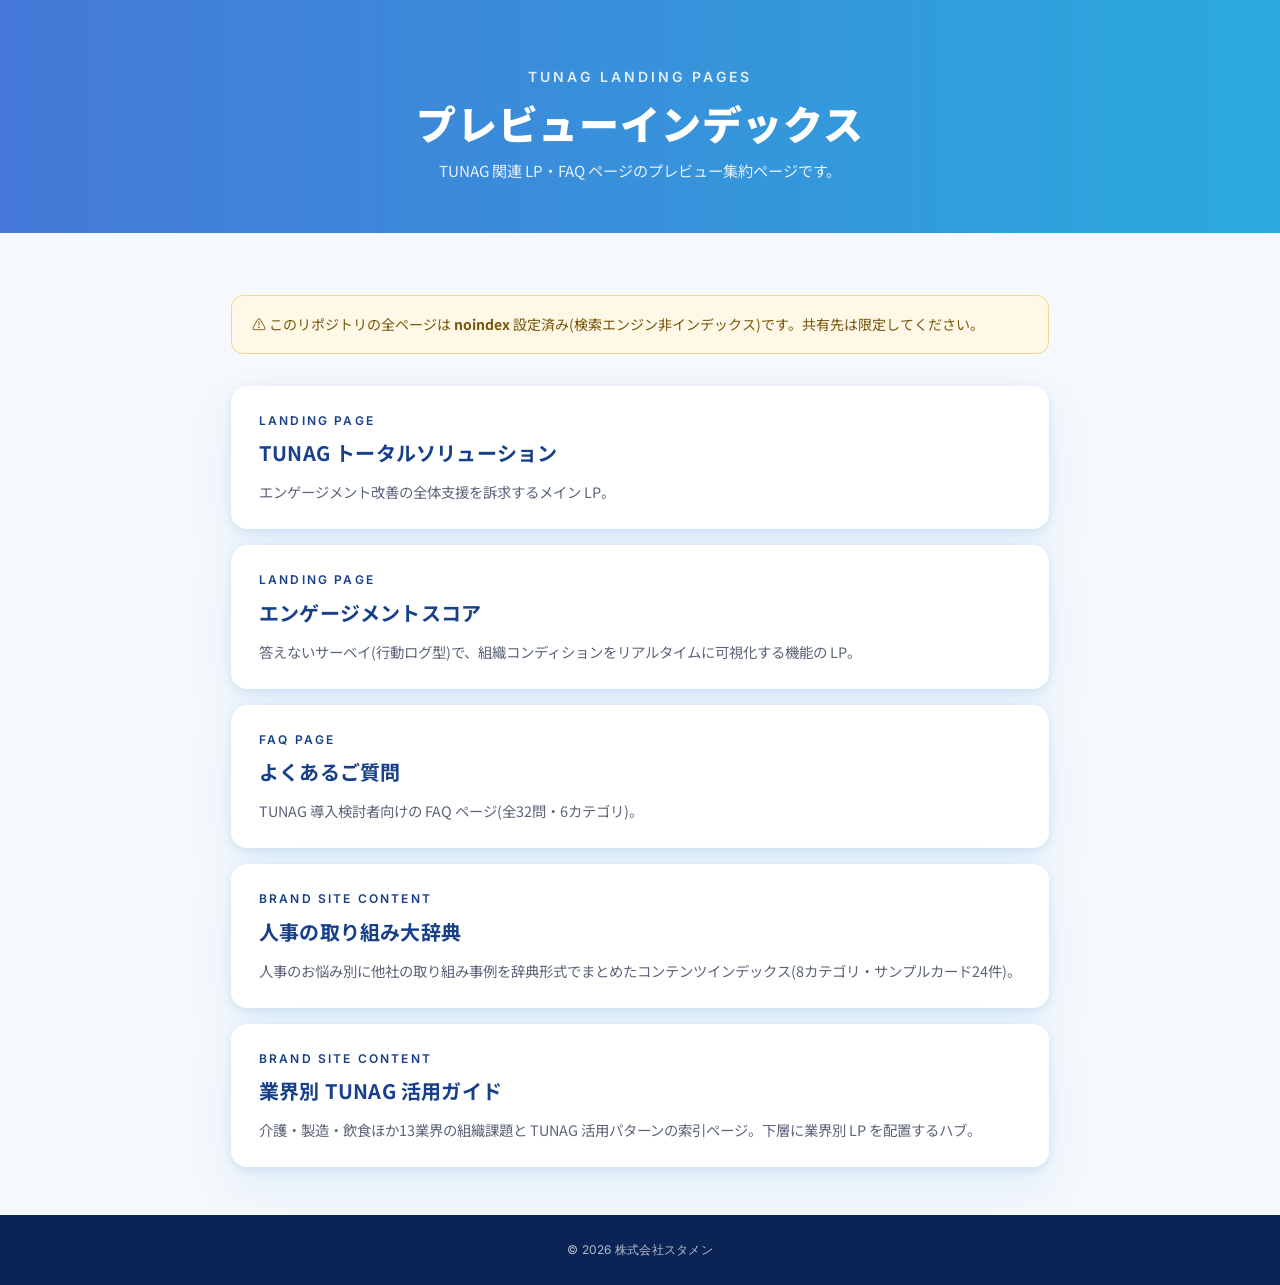
<file: index.html>
<!DOCTYPE html>
<html lang="ja">
<head>
  <meta charset="UTF-8">
  <meta name="viewport" content="width=device-width, initial-scale=1.0">
  <title>tunag-landing-pages インデックス</title>
  <meta name="robots" content="noindex, nofollow, noarchive, nosnippet">
  <link rel="preconnect" href="https://fonts.googleapis.com">
  <link rel="preconnect" href="https://fonts.gstatic.com" crossorigin>
  <link
    href="https://fonts.googleapis.com/css2?family=Inter:wght@400;500;700&family=Noto+Sans+JP:wght@400;500;700&display=swap"
    rel="stylesheet"
  >
  <style>
    :root {
      --color-primary: #18408a;
      --color-primary-deep: #0a2456;
      --color-text: #0f1b3d;
      --color-text-mute: #5b6478;
      --color-bg: #ffffff;
      --color-bg-soft: #f5f8fc;
      --color-border: #e1e7f0;
      --gradient-brand: linear-gradient(90deg, #4578d8 0%, #2aaadd 100%);
      --shadow-card: 0 3px 10px rgba(69, 120, 216, 0.14), 0 20px 44px rgba(42, 170, 221, 0.10);
      --font-jp: 'Noto Sans JP', 'Hiragino Kaku Gothic ProN', sans-serif;
      --font-en: 'Inter', 'Helvetica Neue', Arial, sans-serif;
    }
    * { box-sizing: border-box; }
    body {
      margin: 0;
      font-family: var(--font-jp);
      line-height: 1.8;
      color: var(--color-text);
      background: var(--color-bg-soft);
      min-height: 100vh;
      display: flex;
      flex-direction: column;
    }
    .header {
      background: var(--gradient-brand);
      color: #fff;
      padding: 4rem 1.5rem 3rem;
      text-align: center;
    }
    .header__eyebrow {
      font-family: var(--font-en);
      font-size: 0.875rem;
      font-weight: 600;
      letter-spacing: 0.22em;
      text-transform: uppercase;
      opacity: 0.85;
      margin: 0 0 0.5rem;
    }
    .header__title {
      font-size: clamp(1.75rem, 4vw, 2.5rem);
      font-weight: 900;
      line-height: 1.3;
      margin: 0 0 0.5rem;
      letter-spacing: 0.02em;
    }
    .header__lead {
      max-width: 600px;
      margin: 0 auto;
      opacity: 0.88;
      font-size: 0.95rem;
    }
    .container {
      max-width: 880px;
      margin: 0 auto;
      padding: 3rem 1.5rem;
      flex: 1;
    }
    .notice {
      background: #fff8e6;
      border: 1px solid #f3d68b;
      border-radius: 12px;
      padding: 1rem 1.25rem;
      font-size: 0.875rem;
      color: #78550c;
      margin-bottom: 2rem;
    }
    .list {
      list-style: none;
      padding: 0;
      margin: 0;
      display: flex;
      flex-direction: column;
      gap: 1rem;
    }
    .card {
      display: block;
      background: #fff;
      border-radius: 16px;
      padding: 1.5rem 1.75rem;
      box-shadow: var(--shadow-card);
      text-decoration: none;
      color: inherit;
      transition: transform 0.2s, box-shadow 0.2s;
    }
    .card:hover {
      transform: translateY(-2px);
      box-shadow: 0 6px 16px rgba(69, 120, 216, 0.22), 0 32px 64px rgba(42, 170, 221, 0.16);
    }
    .card__eyebrow {
      font-family: var(--font-en);
      font-size: 0.75rem;
      font-weight: 600;
      letter-spacing: 0.18em;
      text-transform: uppercase;
      color: var(--color-primary);
      margin: 0 0 0.25rem;
    }
    .card__title {
      font-size: 1.25rem;
      font-weight: 700;
      color: var(--color-primary);
      margin: 0 0 0.5rem;
      letter-spacing: 0.01em;
    }
    .card__desc {
      font-size: 0.9rem;
      color: var(--color-text-mute);
      margin: 0;
    }
    .footer {
      background: var(--color-primary-deep);
      color: rgba(255,255,255,0.7);
      padding: 1.5rem;
      font-size: 0.75rem;
      text-align: center;
      font-family: var(--font-en);
      letter-spacing: 0.02em;
    }
  </style>
</head>
<body>
  <header class="header">
    <p class="header__eyebrow">TUNAG Landing Pages</p>
    <h1 class="header__title">プレビューインデックス</h1>
    <p class="header__lead">TUNAG 関連 LP・FAQ ページのプレビュー集約ページです。</p>
  </header>
  <main class="container">
    <p class="notice">
      ⚠ このリポジトリの全ページは <strong>noindex</strong> 設定済み(検索エンジン非インデックス)です。共有先は限定してください。
    </p>
    <ul class="list">
      <li>
        <a class="card" href="./comprehensive-support-services/">
          <p class="card__eyebrow">Landing Page</p>
          <h2 class="card__title">TUNAG トータルソリューション</h2>
          <p class="card__desc">エンゲージメント改善の全体支援を訴求するメイン LP。</p>
        </a>
      </li>
      <li>
        <a class="card" href="./engagement-score/">
          <p class="card__eyebrow">Landing Page</p>
          <h2 class="card__title">エンゲージメントスコア</h2>
          <p class="card__desc">答えないサーベイ(行動ログ型)で、組織コンディションをリアルタイムに可視化する機能の LP。</p>
        </a>
      </li>
      <li>
        <a class="card" href="./faq/">
          <p class="card__eyebrow">FAQ Page</p>
          <h2 class="card__title">よくあるご質問</h2>
          <p class="card__desc">TUNAG 導入検討者向けの FAQ ページ(全32問・6カテゴリ)。</p>
        </a>
      </li>
      <li>
        <a class="card" href="./hr-policy-handbook/">
          <p class="card__eyebrow">Brand Site Content</p>
          <h2 class="card__title">人事の取り組み大辞典</h2>
          <p class="card__desc">人事のお悩み別に他社の取り組み事例を辞典形式でまとめたコンテンツインデックス(8カテゴリ・サンプルカード24件)。</p>
        </a>
      </li>
      <li>
        <a class="card" href="./industry/">
          <p class="card__eyebrow">Brand Site Content</p>
          <h2 class="card__title">業界別 TUNAG 活用ガイド</h2>
          <p class="card__desc">介護・製造・飲食ほか13業界の組織課題と TUNAG 活用パターンの索引ページ。下層に業界別 LP を配置するハブ。</p>
        </a>
      </li>
    </ul>
  </main>
  <footer class="footer">© 2026 株式会社スタメン</footer>
</body>
</html>
</file>
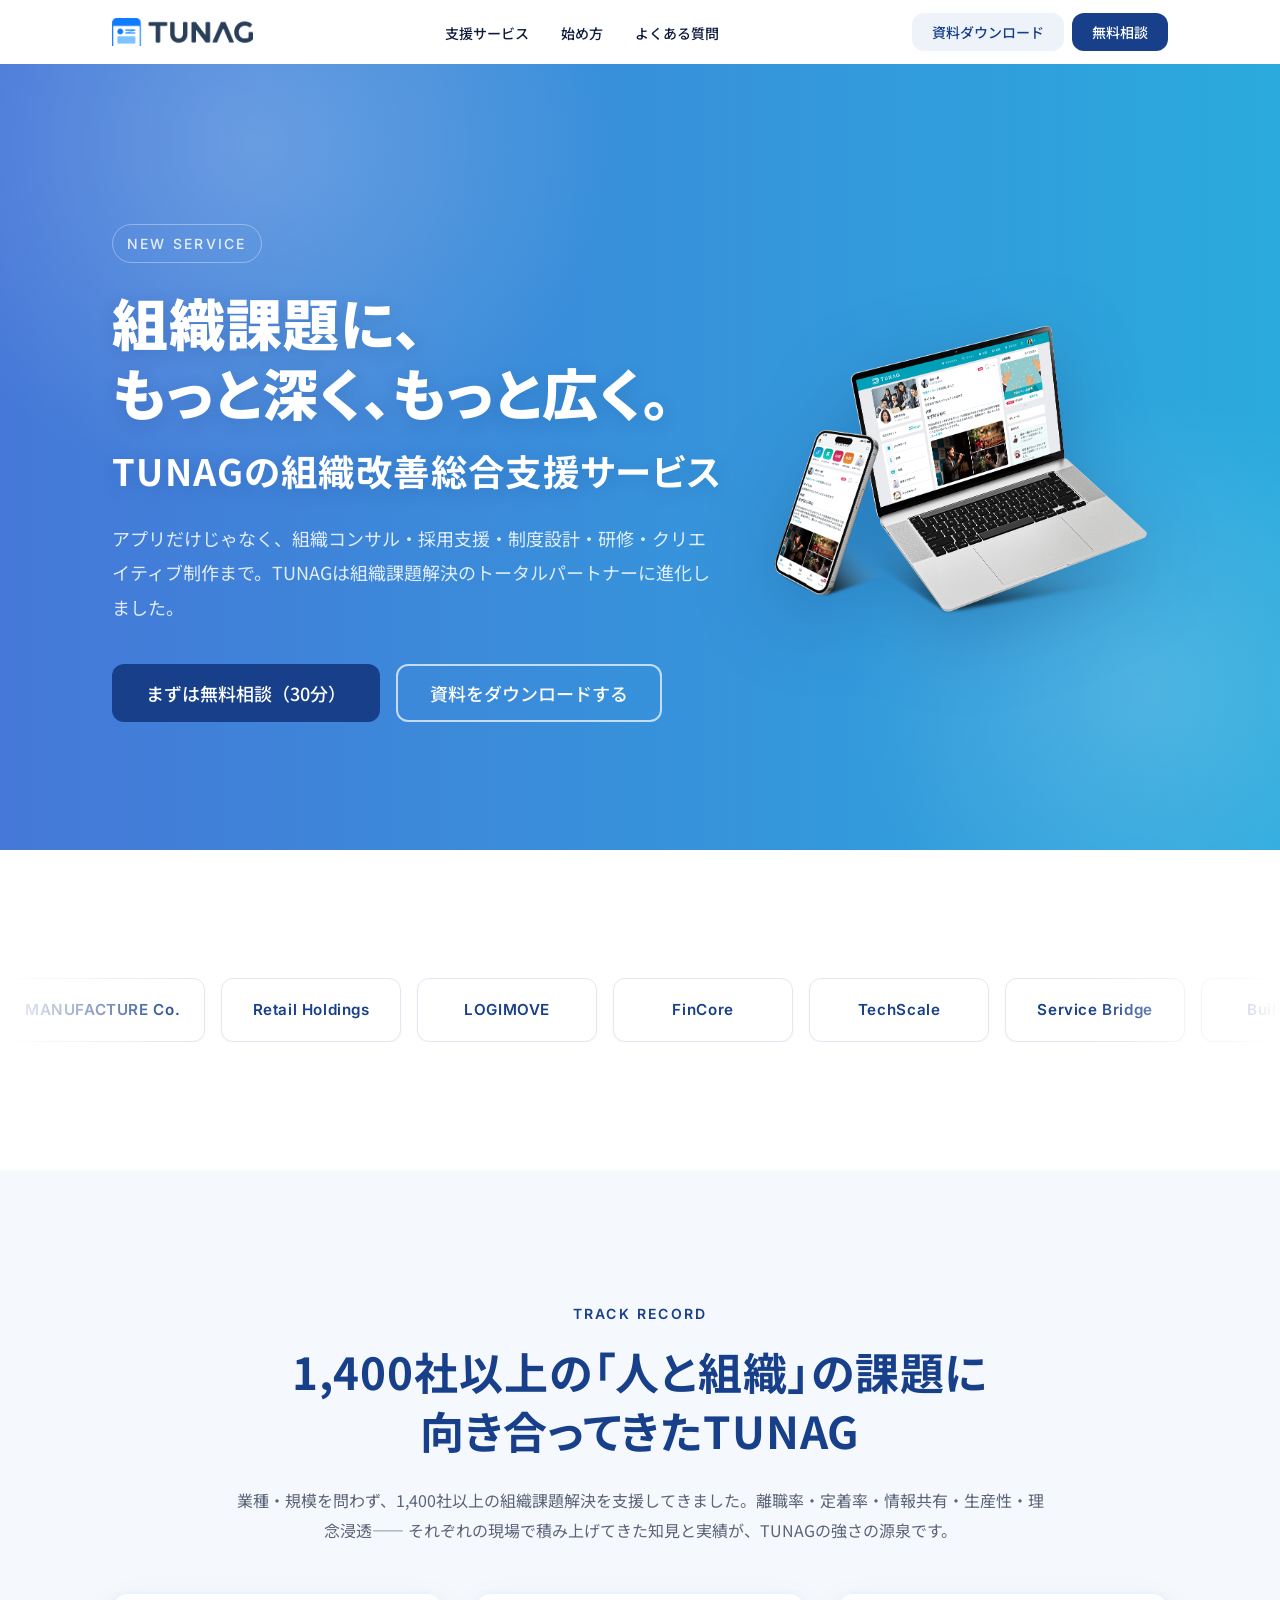
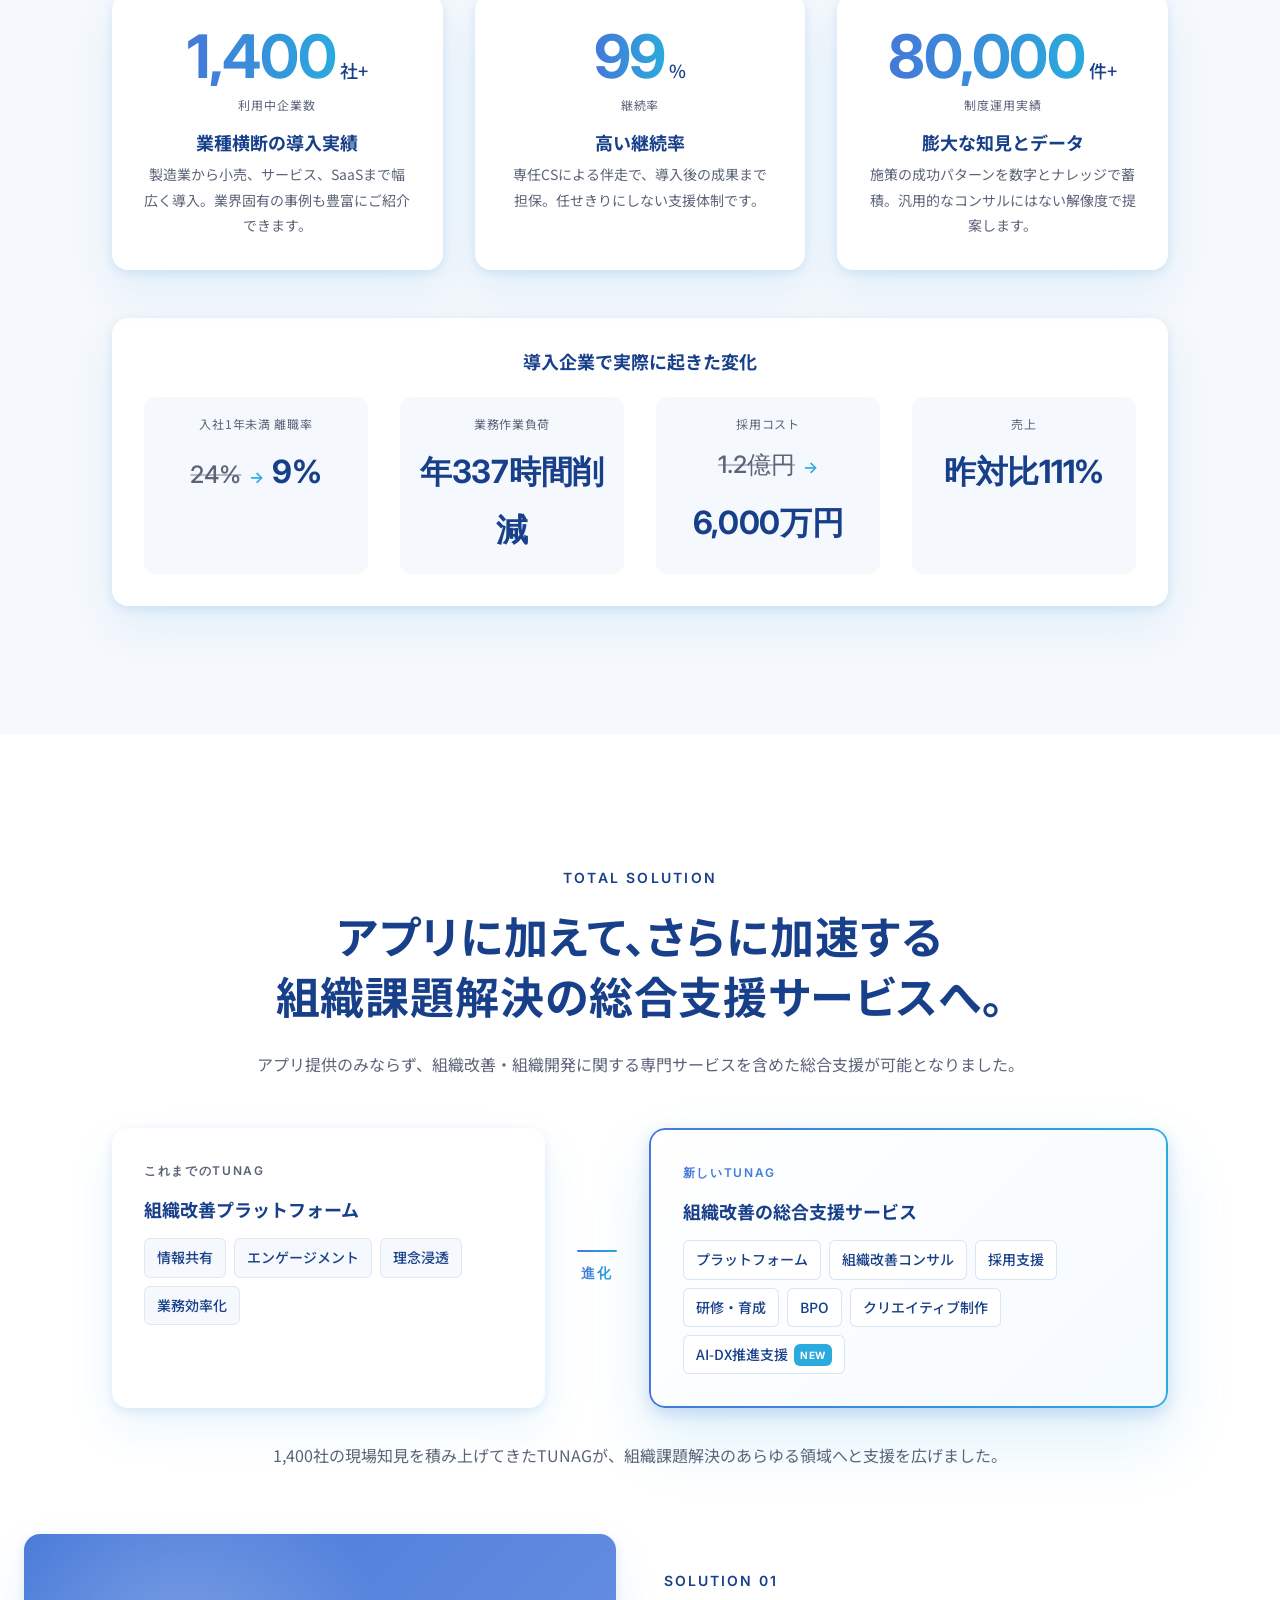
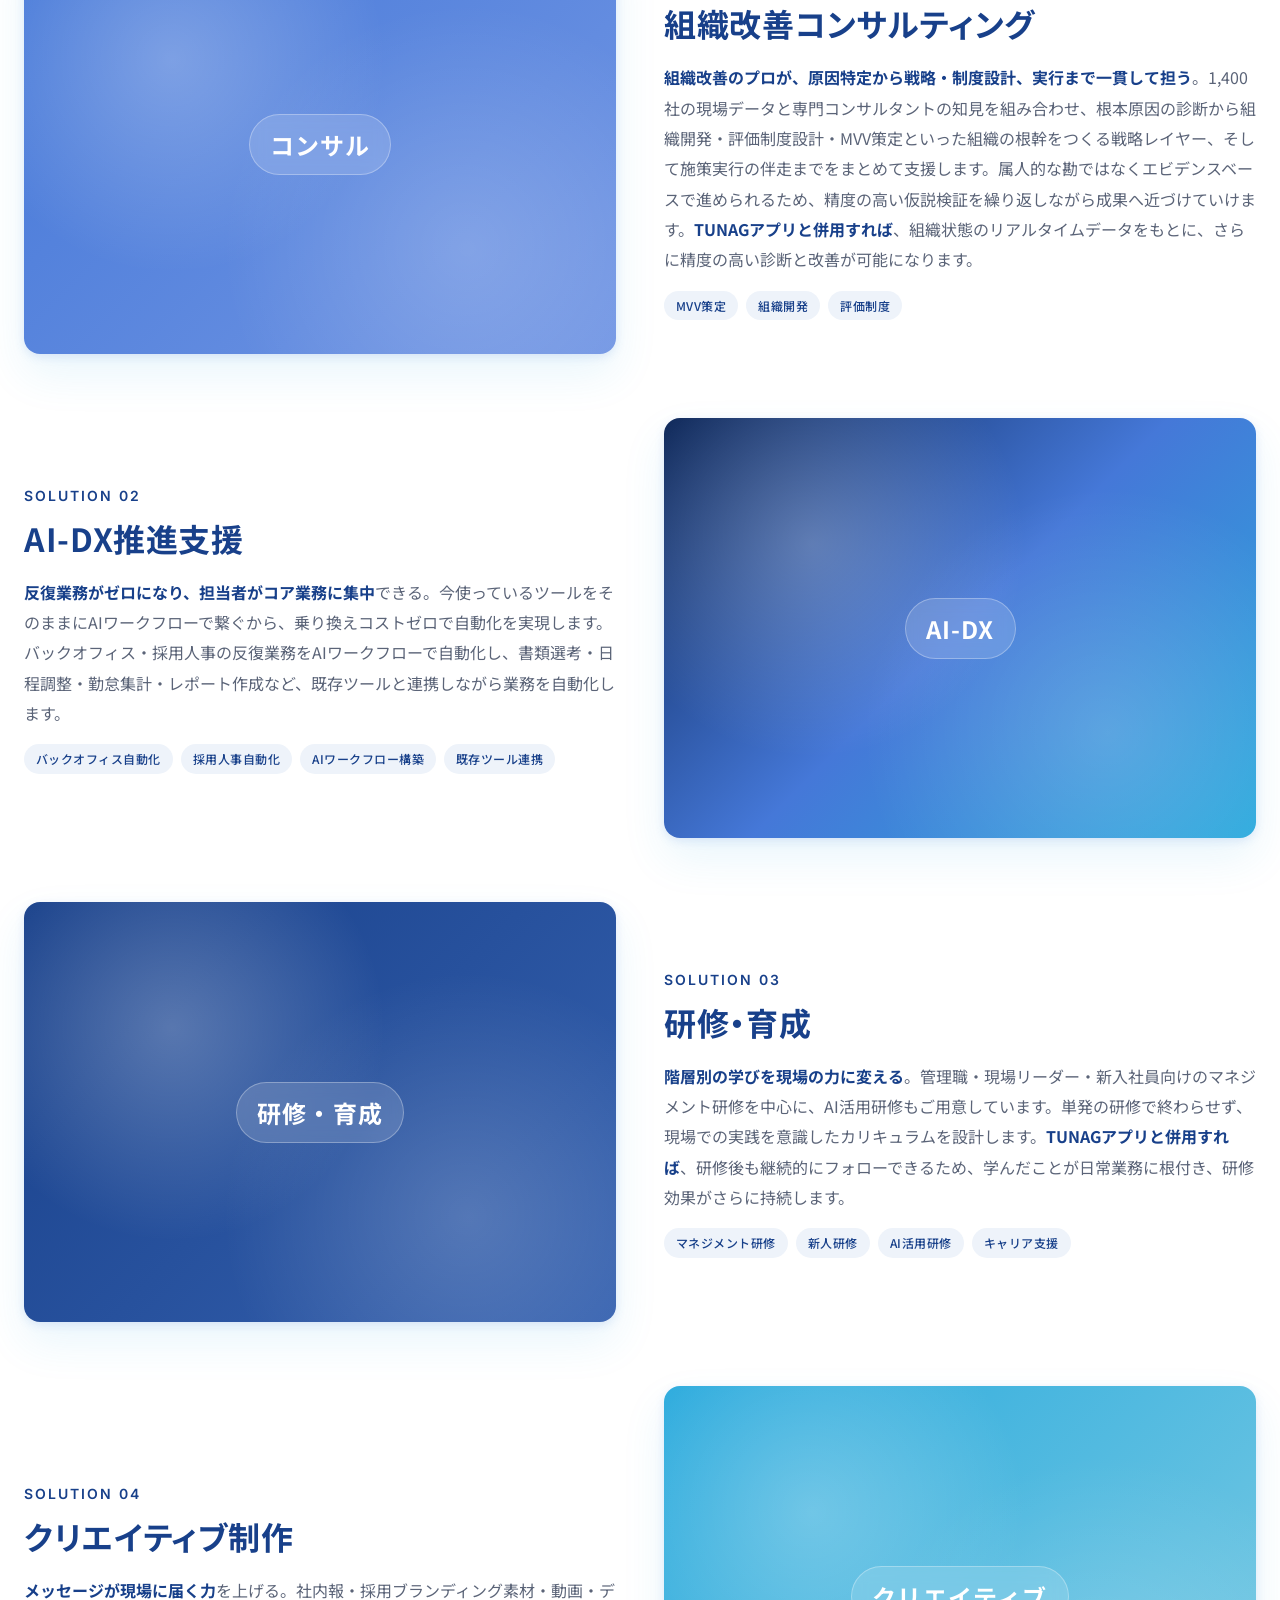
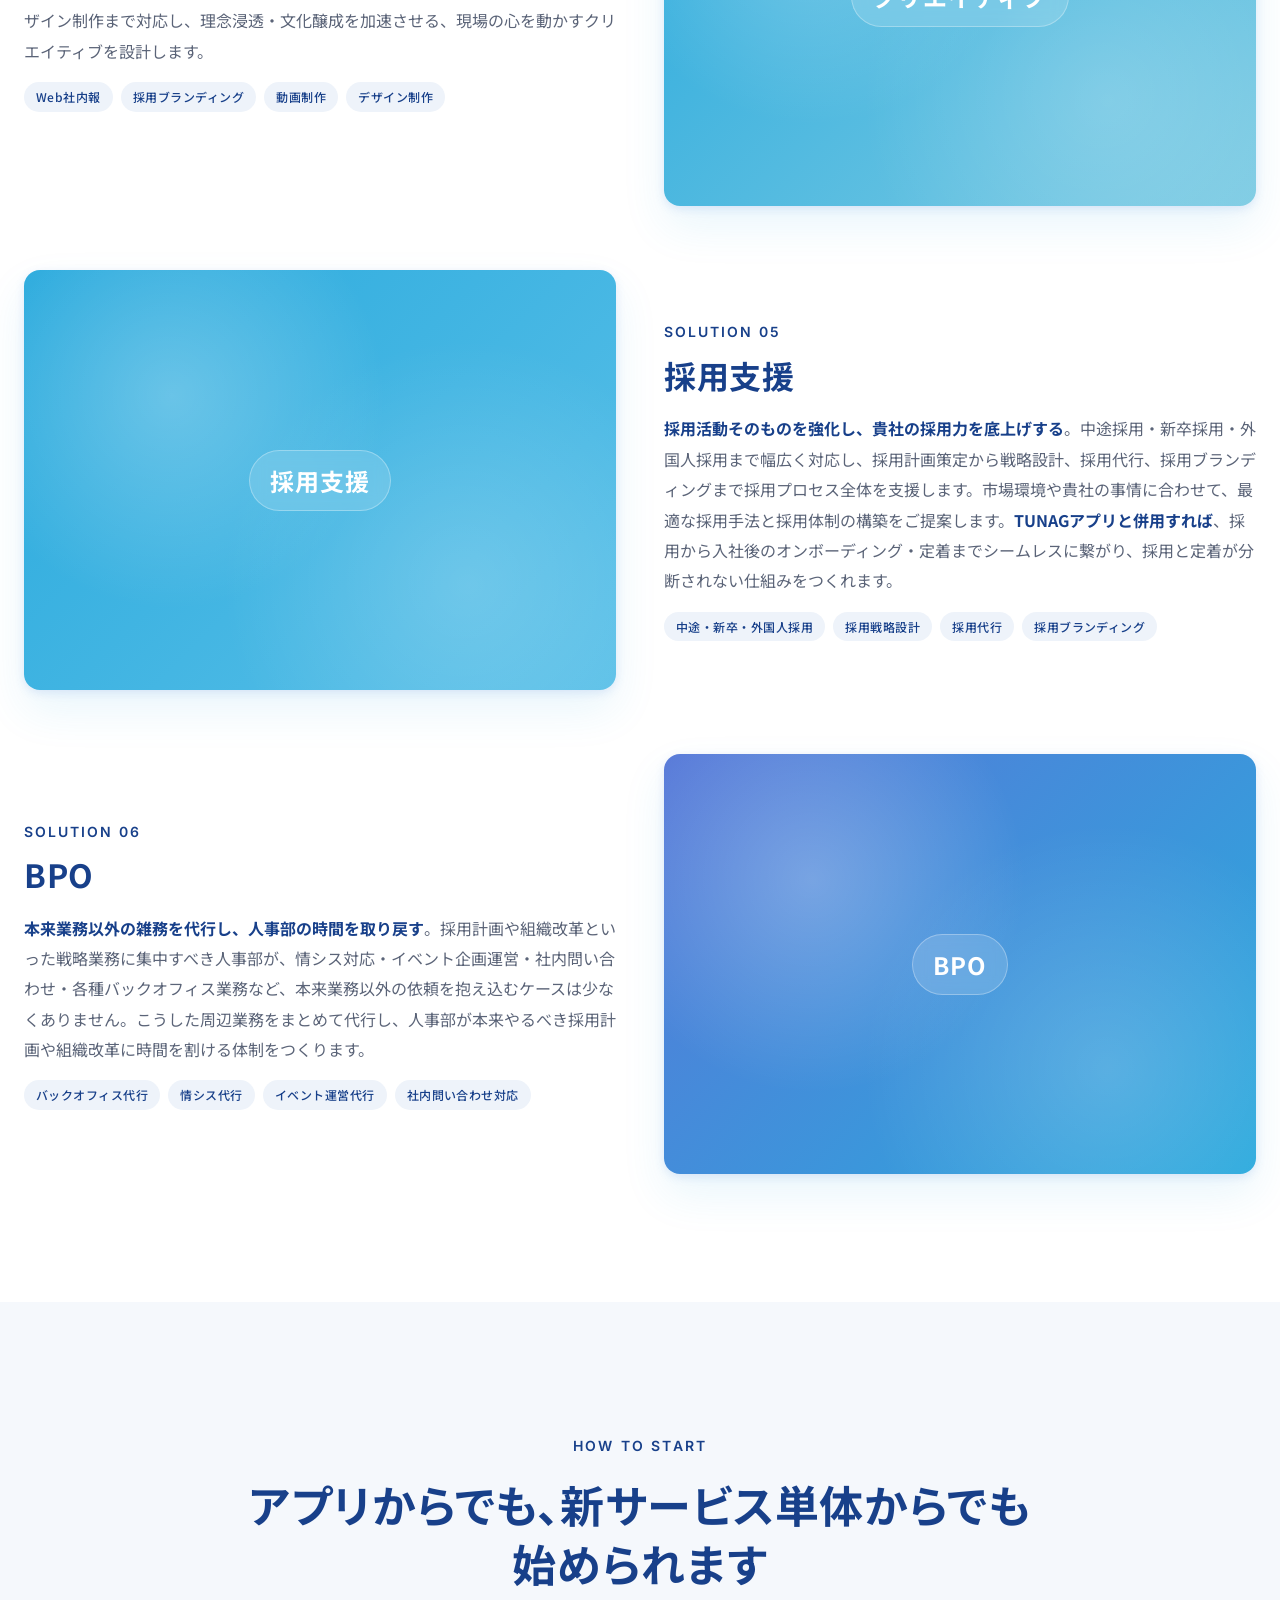
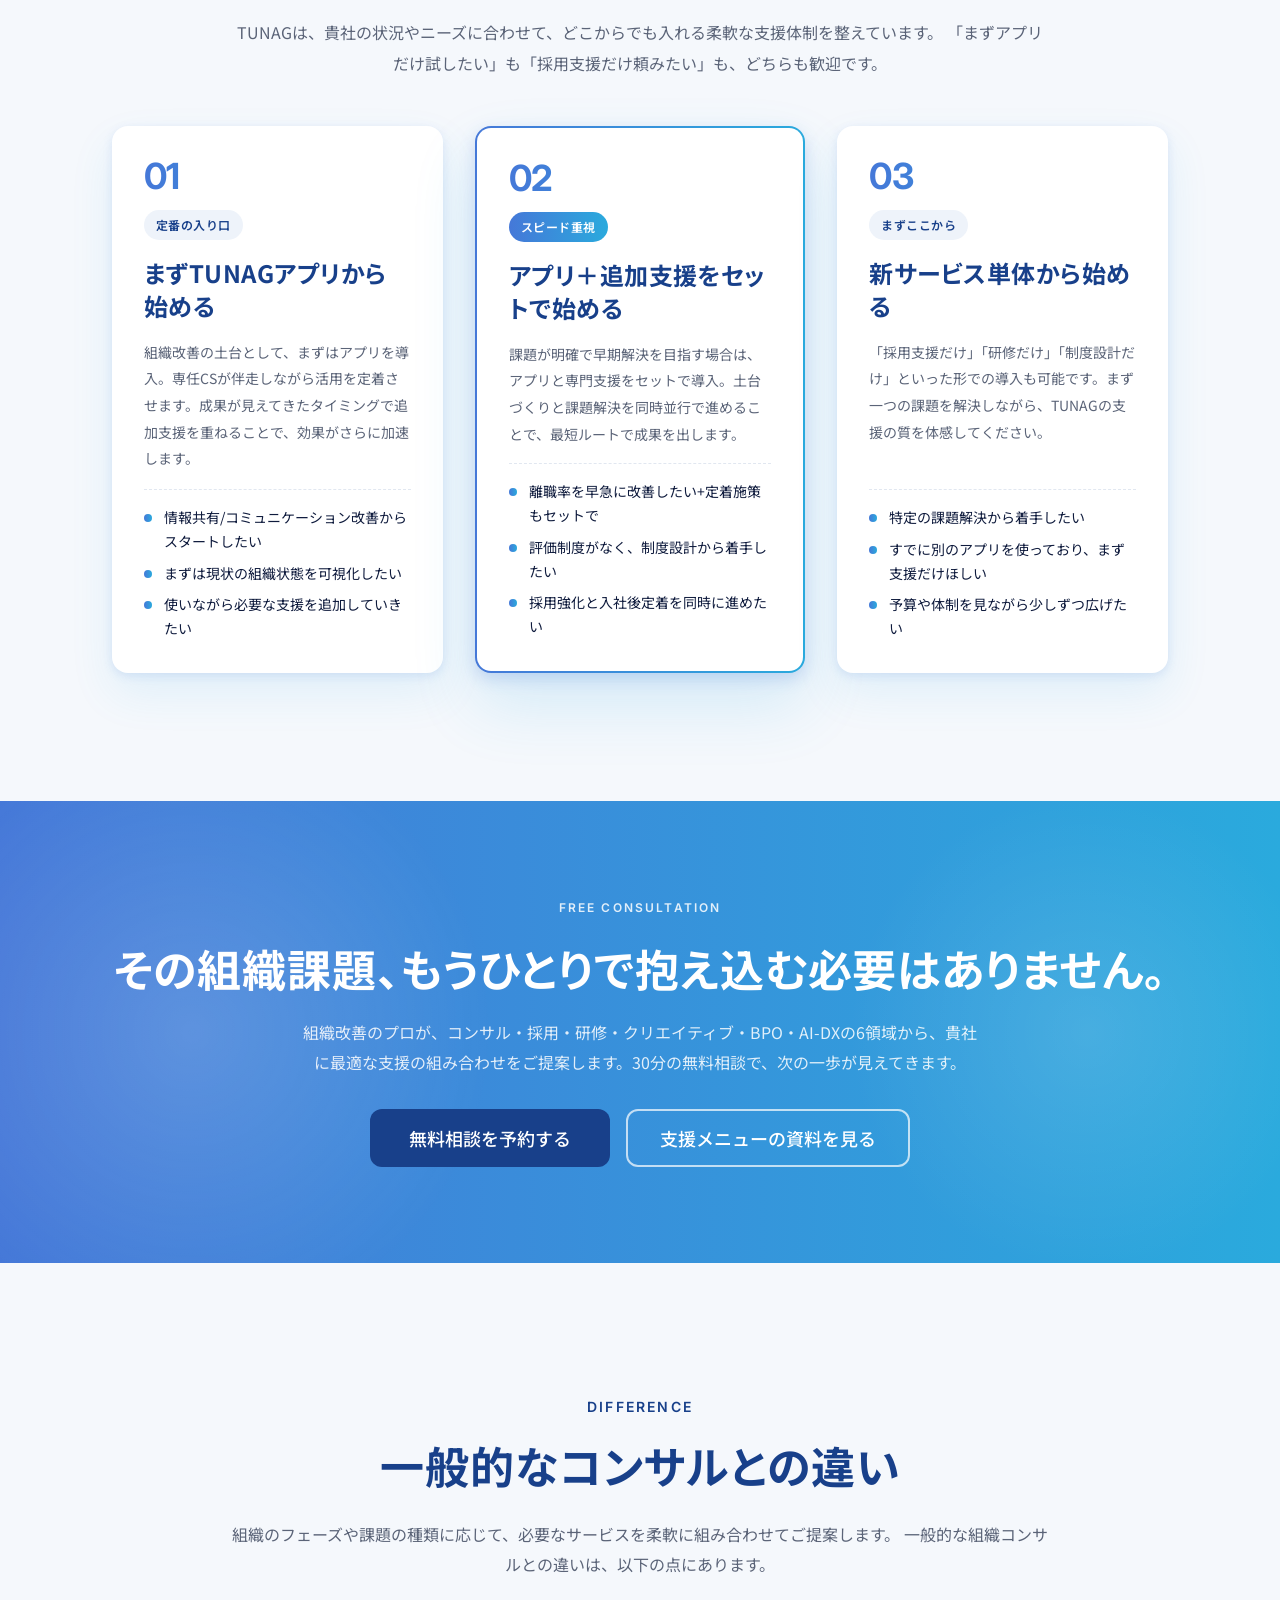
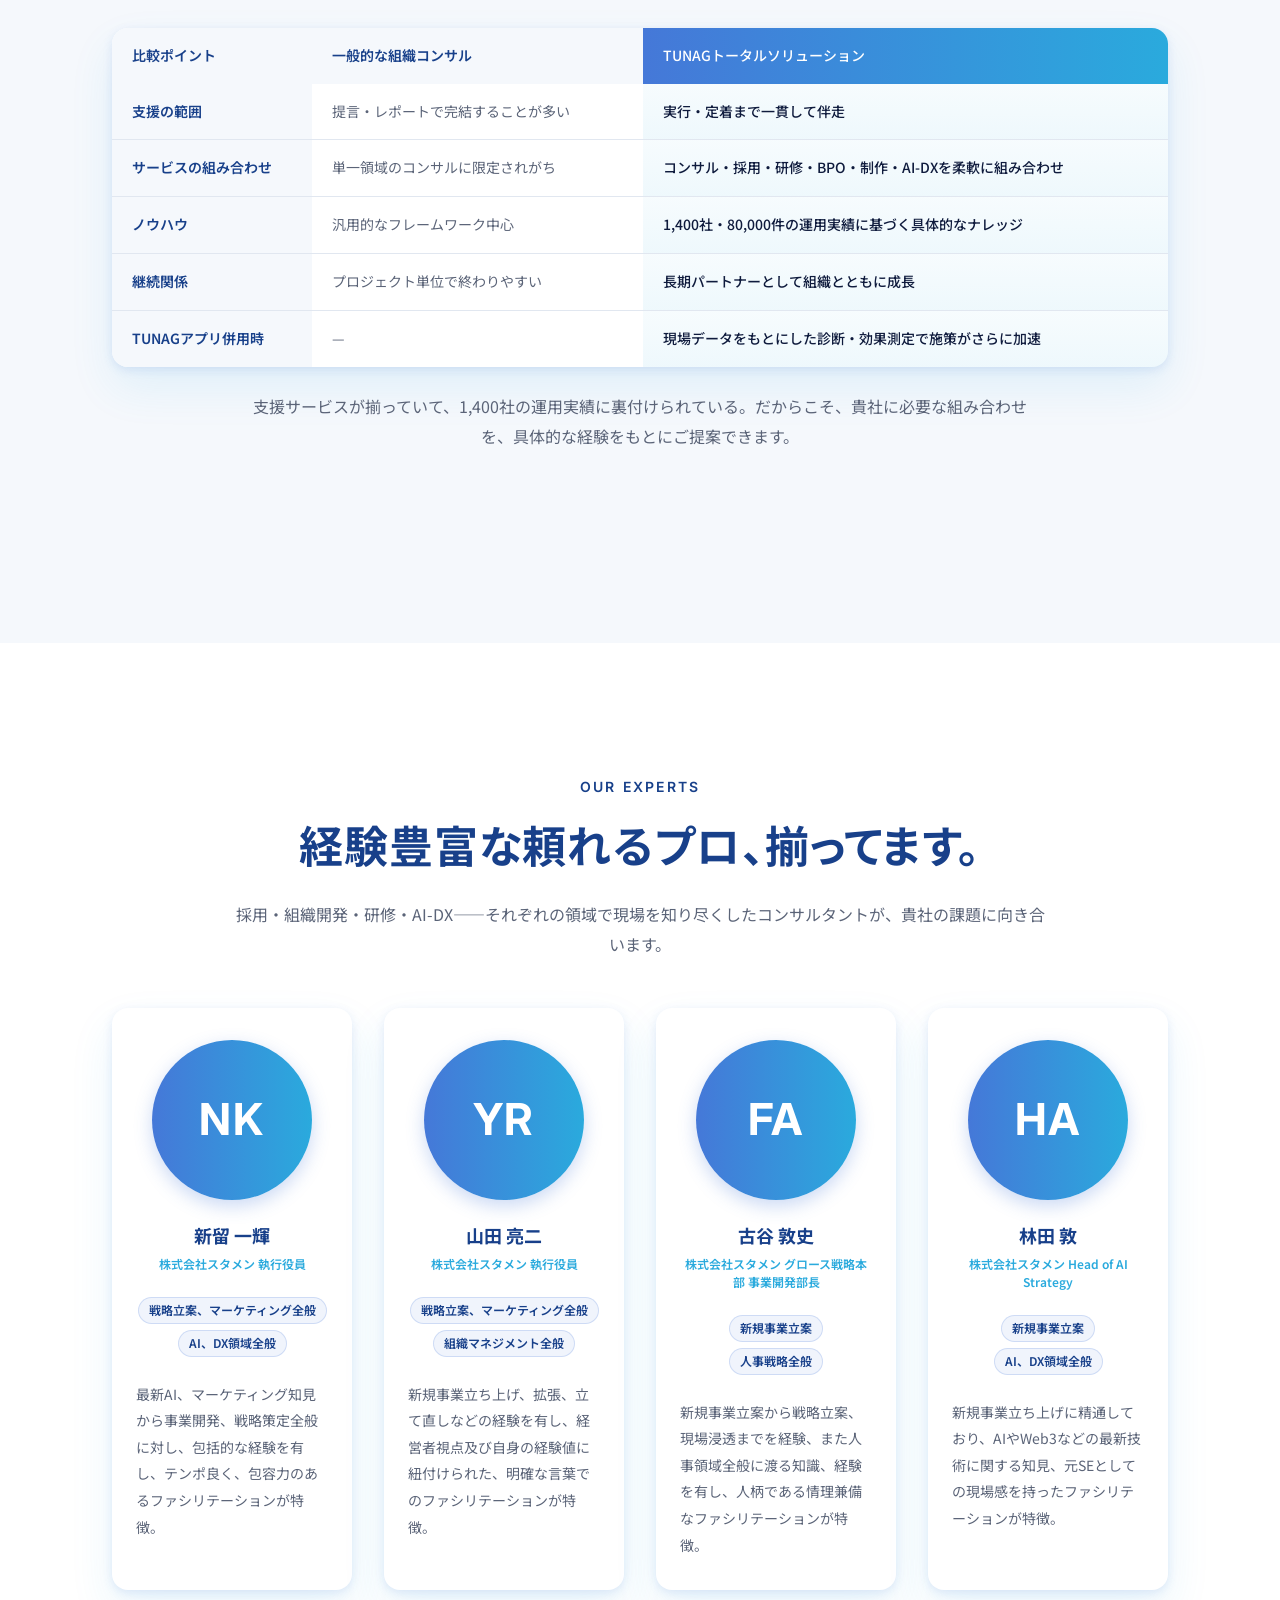
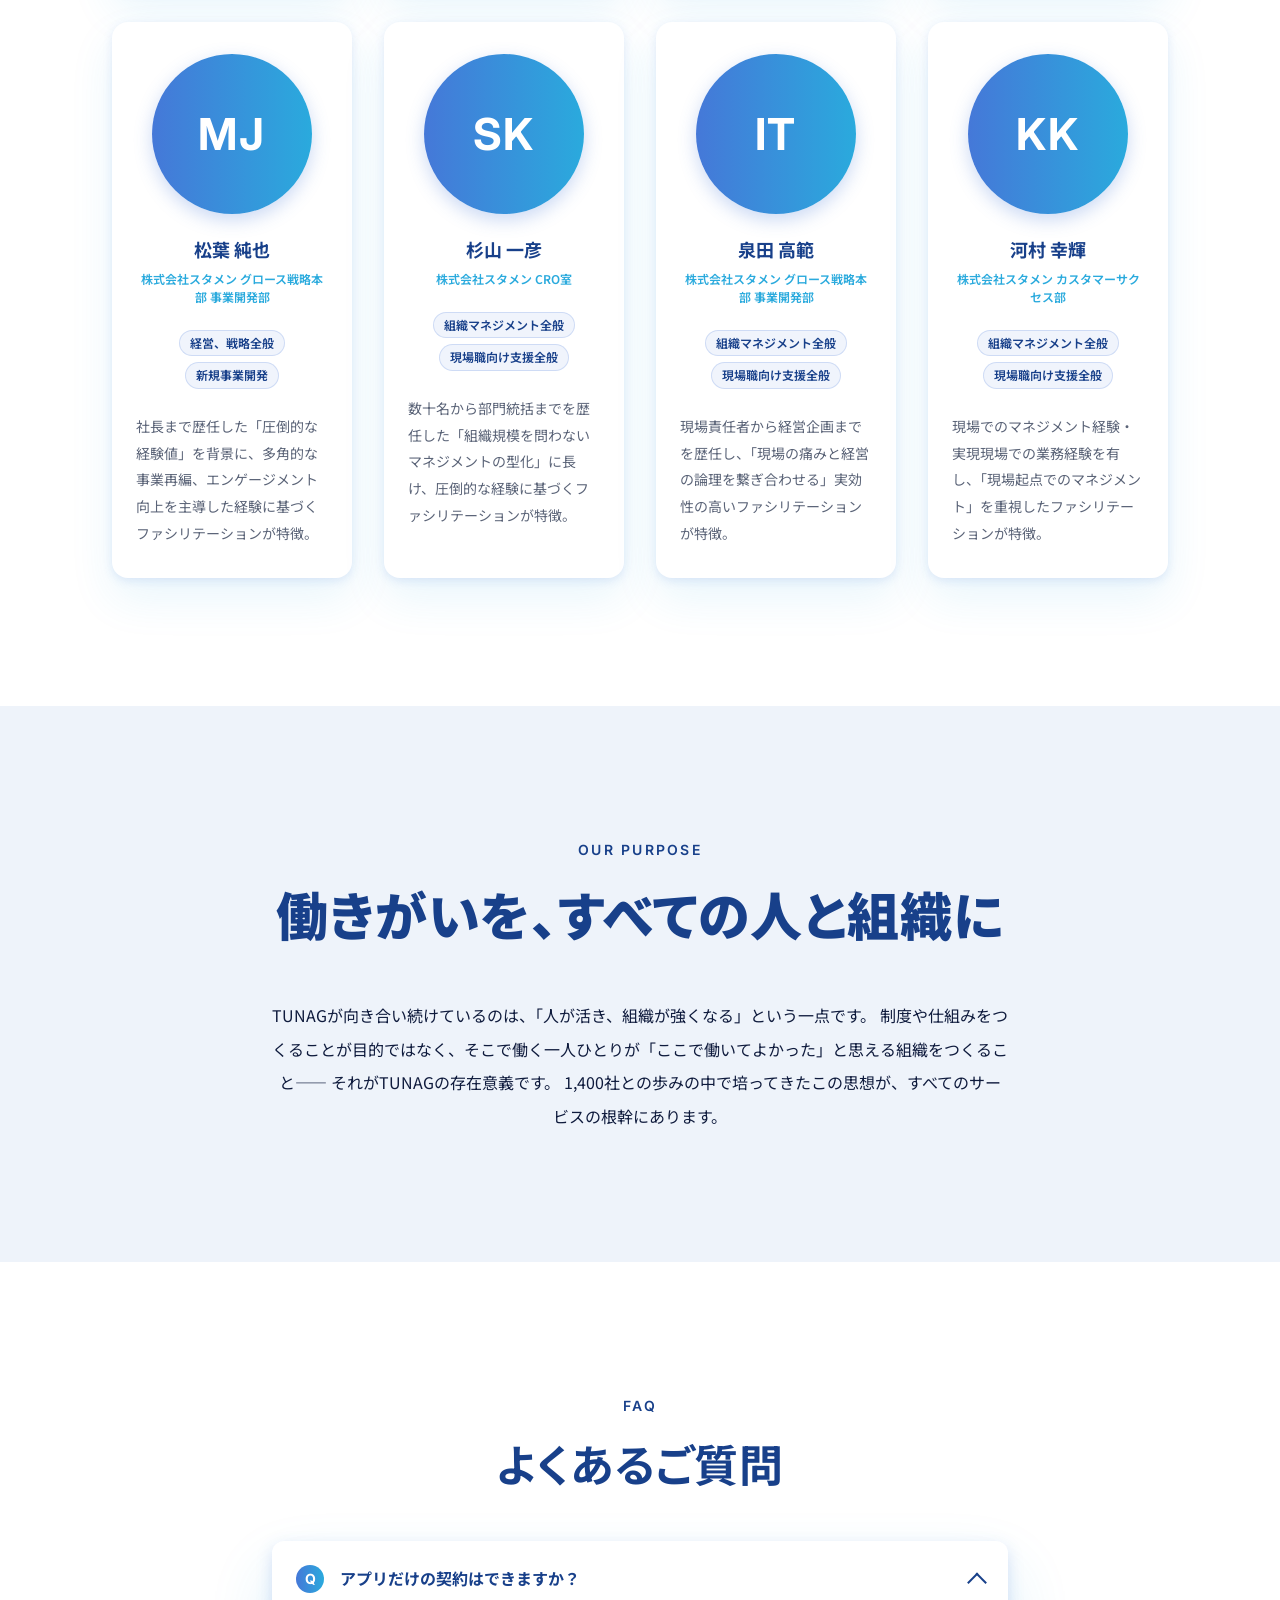
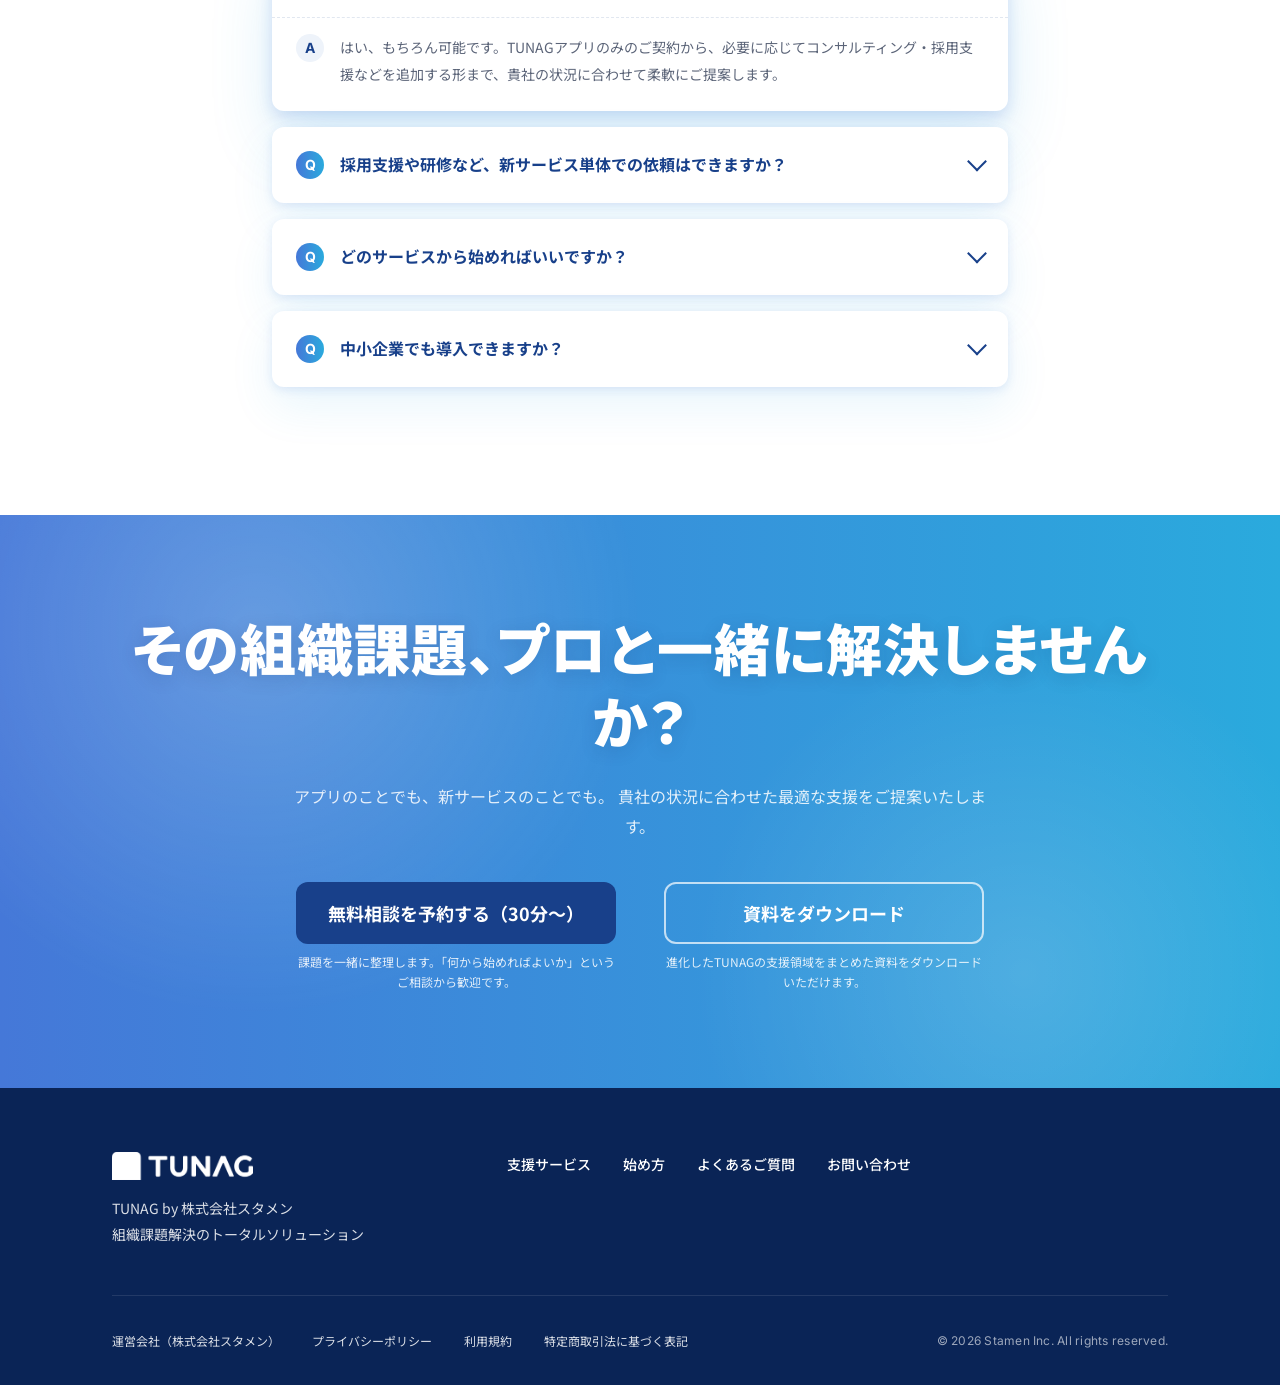
<file: comprehensive-support-services/index.html>
<!DOCTYPE html>
<html lang="ja">
<head>
  <meta charset="UTF-8">
  <meta name="viewport" content="width=device-width, initial-scale=1.0">
  <meta name="robots" content="noindex, nofollow, noarchive, nosnippet">
  <meta name="googlebot" content="noindex, nofollow, noarchive, nosnippet">
  <title>TUNAG トータルソリューション｜組織課題解決の総合支援サービス</title>
  <meta name="description" content="採用・定着・制度設計・研修・BPO・クリエイティブ・AI-DXまで。1,400社の現場知見を積み上げてきたTUNAGが、組織課題解決のトータルパートナーとして貴社に伴走します。">

  <meta property="og:type" content="website">
  <meta property="og:title" content="TUNAG トータルソリューション｜組織課題解決の総合支援サービス">
  <meta property="og:description" content="1,400社の現場知見を積み上げてきたTUNAGが、組織課題解決のトータルパートナーとして貴社に伴走します。">
  <meta property="og:image" content="/images/og-comprehensive-support-services.png">

  <link rel="preconnect" href="https://fonts.googleapis.com">
  <link rel="preconnect" href="https://fonts.gstatic.com" crossorigin>
  <link
    href="https://fonts.googleapis.com/css2?family=Inter:wght@400;500;600;700&family=Noto+Sans+JP:wght@400;500;700;900&display=swap"
    rel="stylesheet"
  >

  <link rel="stylesheet" href="style.css">
</head>
<body>

  <!-- ========== Header ========== -->
  <header class="l-header" role="banner">
    <div class="l-container l-header__inner">
      <a class="c-brand" href="#top" aria-label="TUNAG トップへ">
        <img class="c-brand__logo" src="images/tunag-logo-1.png" alt="TUNAG">
      </a>
      <nav class="c-nav" aria-label="グローバルナビゲーション">
        <ul class="c-nav__list">
          <li><a class="c-nav__link" href="#solution">支援サービス</a></li>
          <li><a class="c-nav__link" href="#how-to-start">始め方</a></li>
          <li><a class="c-nav__link" href="#faq">よくある質問</a></li>
        </ul>
      </nav>
      <div class="l-header__ctas">
        <a class="c-button c-button--secondary c-button--sm l-header__cta-sub" href="#final-cta">資料ダウンロード</a>
        <a class="c-button c-button--primary c-button--sm" href="#final-cta">無料相談</a>
      </div>
    </div>
  </header>

  <main id="top">

    <!-- ========== 1. Hero ========== -->
    <section class="p-hero">
      <div class="p-hero__bg" aria-hidden="true"></div>
      <div class="l-container p-hero__inner">
        <div class="p-hero__copy">
          <p class="p-hero__eyebrow">New Service</p>
          <h1 class="p-hero__title">
            組織課題に、<br>
            もっと深く、もっと広く。<br>
            <span class="p-hero__title-sub">TUNAGの組織改善総合支援サービス</span>
          </h1>
          <p class="p-hero__subtitle">
            アプリだけじゃなく、組織コンサル・採用支援・制度設計・研修・クリエイティブ制作まで。TUNAGは組織課題解決のトータルパートナーに進化しました。
          </p>
          <div class="p-hero__actions">
            <a class="c-button c-button--primary c-button--lg" href="#final-cta">まずは無料相談（30分）</a>
            <a class="c-button c-button--ghost c-button--lg" href="#final-cta">資料をダウンロードする</a>
          </div>
        </div>
        <div class="p-hero__visual">
          <img class="p-hero__mock-image" src="images/hero-mockup.png" alt="TUNAGアプリの利用イメージ(ノートPCとスマートフォン)">
        </div>
      </div>

    </section>

    <!-- ========== 2. Logos ========== -->
    <section class="l-section p-logos">
      <div class="p-logos__marquee" aria-label="導入企業ロゴ">
        <div class="p-logos__track">
          <!-- 3セット複製: 原本 + 複製×2 -->
          <div class="p-logos__item">MANUFACTURE Co.</div>
          <div class="p-logos__item">Retail Holdings</div>
          <div class="p-logos__item">LOGIMOVE</div>
          <div class="p-logos__item">FinCore</div>
          <div class="p-logos__item">TechScale</div>
          <div class="p-logos__item">Service Bridge</div>
          <div class="p-logos__item">BuildWorks</div>
          <div class="p-logos__item">MediCare</div>
          <div class="p-logos__item">FoodLink</div>
          <div class="p-logos__item">EduNext</div>

          <div class="p-logos__item">MANUFACTURE Co.</div>
          <div class="p-logos__item">Retail Holdings</div>
          <div class="p-logos__item">LOGIMOVE</div>
          <div class="p-logos__item">FinCore</div>
          <div class="p-logos__item">TechScale</div>
          <div class="p-logos__item">Service Bridge</div>
          <div class="p-logos__item">BuildWorks</div>
          <div class="p-logos__item">MediCare</div>
          <div class="p-logos__item">FoodLink</div>
          <div class="p-logos__item">EduNext</div>

          <div class="p-logos__item">MANUFACTURE Co.</div>
          <div class="p-logos__item">Retail Holdings</div>
          <div class="p-logos__item">LOGIMOVE</div>
          <div class="p-logos__item">FinCore</div>
          <div class="p-logos__item">TechScale</div>
          <div class="p-logos__item">Service Bridge</div>
          <div class="p-logos__item">BuildWorks</div>
          <div class="p-logos__item">MediCare</div>
          <div class="p-logos__item">FoodLink</div>
          <div class="p-logos__item">EduNext</div>
        </div>
      </div>
    </section>

    <!-- ========== 3. Strengths — Track Record ========== -->
    <section class="l-section l-section--soft p-strengths" id="track-record">
      <div class="l-container">
        <header class="c-section-head">
          <p class="c-section-head__eyebrow">Track Record</p>
          <h2 class="c-section-head__title">1,400社以上の「人と組織」の課題に<br class="u-pc-only">向き合ってきたTUNAG</h2>
          <p class="c-section-head__lead">
            業種・規模を問わず、1,400社以上の組織課題解決を支援してきました。離職率・定着率・情報共有・生産性・理念浸透——
            それぞれの現場で積み上げてきた知見と実績が、TUNAGの強さの源泉です。
          </p>
        </header>

        <div class="p-strengths__grid">
          <article class="p-strengths__item">
            <p class="p-strengths__metric">
              <span class="p-strengths__metric-number" data-count-to="1400" data-count-format="comma">1,400</span><span class="p-strengths__metric-unit">社+</span>
            </p>
            <p class="p-strengths__metric-caption">利用中企業数</p>
            <h3 class="p-strengths__item-title">業種横断の導入実績</h3>
            <p class="p-strengths__item-text">製造業から小売、サービス、SaaSまで幅広く導入。業界固有の事例も豊富にご紹介できます。</p>
          </article>

          <article class="p-strengths__item">
            <p class="p-strengths__metric">
              <span class="p-strengths__metric-number" data-count-to="99">99</span><span class="p-strengths__metric-unit">%</span>
            </p>
            <p class="p-strengths__metric-caption">継続率</p>
            <h3 class="p-strengths__item-title">高い継続率</h3>
            <p class="p-strengths__item-text">専任CSによる伴走で、導入後の成果まで担保。任せきりにしない支援体制です。</p>
          </article>

          <article class="p-strengths__item">
            <p class="p-strengths__metric">
              <span class="p-strengths__metric-number" data-count-to="80000" data-count-format="comma">80,000</span><span class="p-strengths__metric-unit">件+</span>
            </p>
            <p class="p-strengths__metric-caption">制度運用実績</p>
            <h3 class="p-strengths__item-title">膨大な知見とデータ</h3>
            <p class="p-strengths__item-text">施策の成功パターンを数字とナレッジで蓄積。汎用的なコンサルにはない解像度で提案します。</p>
          </article>
        </div>

        <div class="p-strengths__summary">
          <h3 class="p-strengths__summary-title">導入企業で実際に起きた変化</h3>
          <div class="p-strengths__summary-grid">
            <div class="p-strengths__summary-item">
              <p class="p-strengths__summary-label">入社1年未満 離職率</p>
              <p class="p-strengths__summary-delta">
                <span class="p-strengths__summary-before">24%</span>
                <span class="p-strengths__summary-arrow" aria-hidden="true">→</span>
                <span class="p-strengths__summary-after">9%</span>
              </p>
            </div>
            <div class="p-strengths__summary-item">
              <p class="p-strengths__summary-label">業務作業負荷</p>
              <p class="p-strengths__summary-delta">
                <span class="p-strengths__summary-after">年337時間削減</span>
              </p>
            </div>
            <div class="p-strengths__summary-item">
              <p class="p-strengths__summary-label">採用コスト</p>
              <p class="p-strengths__summary-delta">
                <span class="p-strengths__summary-before">1.2億円</span>
                <span class="p-strengths__summary-arrow" aria-hidden="true">→</span>
                <span class="p-strengths__summary-after">6,000万円</span>
              </p>
            </div>
            <div class="p-strengths__summary-item">
              <p class="p-strengths__summary-label">売上</p>
              <p class="p-strengths__summary-delta">
                <span class="p-strengths__summary-after">昨対比111%</span>
              </p>
            </div>
          </div>
        </div>
      </div>
    </section>

    <!-- ========== 4. Solution ========== -->
    <section class="l-section p-solution" id="solution">
      <div class="l-container">
        <header class="c-section-head">
          <p class="c-section-head__eyebrow">Total Solution</p>
          <h2 class="c-section-head__title">アプリに加えて、さらに加速する<br>組織課題解決の総合支援サービスへ。</h2>
          <p class="c-section-head__lead">
            アプリ提供のみならず、組織改善・組織開発に関する専門サービスを含めた総合支援が可能となりました。
          </p>
        </header>

        <div class="p-solution__evolution">
          <div class="p-solution__evo-card p-solution__evo-card--before">
            <p class="p-solution__evo-label">これまでのTUNAG</p>
            <p class="p-solution__evo-core">組織改善プラットフォーム</p>
            <ul class="p-solution__evo-list">
              <li>情報共有</li>
              <li>エンゲージメント</li>
              <li>理念浸透</li>
              <li>業務効率化</li>
            </ul>
          </div>
          <div class="p-solution__evo-arrow" aria-hidden="true">
            <span class="p-solution__evo-arrow-label">進化</span>
          </div>
          <div class="p-solution__evo-card p-solution__evo-card--after">
            <p class="p-solution__evo-label">新しいTUNAG</p>
            <p class="p-solution__evo-core">組織改善の総合支援サービス</p>
            <ul class="p-solution__evo-list p-solution__evo-list--after">
              <li>プラットフォーム</li>
              <li>組織改善コンサル</li>
              <li>採用支援</li>
              <li>研修・育成</li>
              <li>BPO</li>
              <li>クリエイティブ制作</li>
              <li>AI-DX推進支援<span class="p-solution__evo-badge">NEW</span></li>
            </ul>
          </div>
        </div>

        <p class="p-solution__bottom-message">
          1,400社の現場知見を積み上げてきたTUNAGが、<br class="u-sp-only">組織課題解決のあらゆる領域へと支援を広げました。
        </p>
      </div>

      <div class="p-solution__list">

        <!-- Solution 01 : 組織改善コンサルティング -->
        <article class="p-solution__item">
          <div class="p-solution__item-visual">
            <div class="p-solution__item-img p-solution__item-img--01" aria-hidden="true">
              <span class="p-solution__item-emoji">コンサル</span>
            </div>
          </div>
          <div class="p-solution__item-body">
            <p class="p-solution__item-label">Solution 01</p>
            <h3 class="p-solution__item-title">組織改善コンサルティング</h3>
            <p class="p-solution__item-text"><strong>組織改善のプロが、原因特定から戦略・制度設計、実行まで一貫して担う</strong>。1,400社の現場データと専門コンサルタントの知見を組み合わせ、根本原因の診断から組織開発・評価制度設計・MVV策定といった組織の根幹をつくる戦略レイヤー、そして施策実行の伴走までをまとめて支援します。属人的な勘ではなくエビデンスベースで進められるため、精度の高い仮説検証を繰り返しながら成果へ近づけていけます。<strong>TUNAGアプリと併用すれば</strong>、組織状態のリアルタイムデータをもとに、さらに精度の高い診断と改善が可能になります。</p>
            <ul class="p-solution__item-tags">
              <li>MVV策定</li>
              <li>組織開発</li>
              <li>評価制度</li>
            </ul>
          </div>
        </article>

        <!-- Solution 02 : AI-DX推進支援 -->
        <article class="p-solution__item p-solution__item--reverse p-solution__item--highlight">
          <div class="p-solution__item-visual">
            <div class="p-solution__item-img p-solution__item-img--06" aria-hidden="true">
              <span class="p-solution__item-emoji">AI-DX</span>
            </div>
          </div>
          <div class="p-solution__item-body">
            <p class="p-solution__item-label">Solution 02</p>
            <h3 class="p-solution__item-title">AI-DX推進支援</h3>
            <p class="p-solution__item-text"><strong>反復業務がゼロになり、担当者がコア業務に集中</strong>できる。今使っているツールをそのままにAIワークフローで繋ぐから、乗り換えコストゼロで自動化を実現します。バックオフィス・採用人事の反復業務をAIワークフローで自動化し、書類選考・日程調整・勤怠集計・レポート作成など、既存ツールと連携しながら業務を自動化します。</p>
            <ul class="p-solution__item-tags">
              <li>バックオフィス自動化</li>
              <li>採用人事自動化</li>
              <li>AIワークフロー構築</li>
              <li>既存ツール連携</li>
            </ul>
          </div>
        </article>

        <!-- Solution 03 : 研修・育成 -->
        <article class="p-solution__item">
          <div class="p-solution__item-visual">
            <div class="p-solution__item-img p-solution__item-img--03" aria-hidden="true">
              <span class="p-solution__item-emoji">研修・育成</span>
            </div>
          </div>
          <div class="p-solution__item-body">
            <p class="p-solution__item-label">Solution 03</p>
            <h3 class="p-solution__item-title">研修・育成</h3>
            <p class="p-solution__item-text"><strong>階層別の学びを現場の力に変える</strong>。管理職・現場リーダー・新入社員向けのマネジメント研修を中心に、AI活用研修もご用意しています。単発の研修で終わらせず、現場での実践を意識したカリキュラムを設計します。<strong>TUNAGアプリと併用すれば</strong>、研修後も継続的にフォローできるため、学んだことが日常業務に根付き、研修効果がさらに持続します。</p>
            <ul class="p-solution__item-tags">
              <li>マネジメント研修</li>
              <li>新人研修</li>
              <li>AI活用研修</li>
              <li>キャリア支援</li>
            </ul>
          </div>
        </article>

        <!-- Solution 04 : クリエイティブ制作 -->
        <article class="p-solution__item p-solution__item--reverse">
          <div class="p-solution__item-visual">
            <div class="p-solution__item-img p-solution__item-img--05" aria-hidden="true">
              <span class="p-solution__item-emoji">クリエイティブ</span>
            </div>
          </div>
          <div class="p-solution__item-body">
            <p class="p-solution__item-label">Solution 04</p>
            <h3 class="p-solution__item-title">クリエイティブ制作</h3>
            <p class="p-solution__item-text"><strong>メッセージが現場に届く力</strong>を上げる。社内報・採用ブランディング素材・動画・デザイン制作まで対応し、理念浸透・文化醸成を加速させる、現場の心を動かすクリエイティブを設計します。</p>
            <ul class="p-solution__item-tags">
              <li>Web社内報</li>
              <li>採用ブランディング</li>
              <li>動画制作</li>
              <li>デザイン制作</li>
            </ul>
          </div>
        </article>

        <!-- Solution 05 : 採用支援 -->
        <article class="p-solution__item">
          <div class="p-solution__item-visual">
            <div class="p-solution__item-img p-solution__item-img--02" aria-hidden="true">
              <span class="p-solution__item-emoji">採用支援</span>
            </div>
          </div>
          <div class="p-solution__item-body">
            <p class="p-solution__item-label">Solution 05</p>
            <h3 class="p-solution__item-title">採用支援</h3>
            <p class="p-solution__item-text"><strong>採用活動そのものを強化し、貴社の採用力を底上げする</strong>。中途採用・新卒採用・外国人採用まで幅広く対応し、採用計画策定から戦略設計、採用代行、採用ブランディングまで採用プロセス全体を支援します。市場環境や貴社の事情に合わせて、最適な採用手法と採用体制の構築をご提案します。<strong>TUNAGアプリと併用すれば</strong>、採用から入社後のオンボーディング・定着までシームレスに繋がり、採用と定着が分断されない仕組みをつくれます。</p>
            <ul class="p-solution__item-tags">
              <li>中途・新卒・外国人採用</li>
              <li>採用戦略設計</li>
              <li>採用代行</li>
              <li>採用ブランディング</li>
            </ul>
          </div>
        </article>

        <!-- Solution 06 : BPO -->
        <article class="p-solution__item p-solution__item--reverse">
          <div class="p-solution__item-visual">
            <div class="p-solution__item-img p-solution__item-img--04" aria-hidden="true">
              <span class="p-solution__item-emoji">BPO</span>
            </div>
          </div>
          <div class="p-solution__item-body">
            <p class="p-solution__item-label">Solution 06</p>
            <h3 class="p-solution__item-title">BPO</h3>
            <p class="p-solution__item-text"><strong>本来業務以外の雑務を代行し、人事部の時間を取り戻す</strong>。採用計画や組織改革といった戦略業務に集中すべき人事部が、情シス対応・イベント企画運営・社内問い合わせ・各種バックオフィス業務など、本来業務以外の依頼を抱え込むケースは少なくありません。こうした周辺業務をまとめて代行し、人事部が本来やるべき採用計画や組織改革に時間を割ける体制をつくります。</p>
            <ul class="p-solution__item-tags">
              <li>バックオフィス代行</li>
              <li>情シス代行</li>
              <li>イベント運営代行</li>
              <li>社内問い合わせ対応</li>
            </ul>
          </div>
        </article>
      </div>
    </section>

    <!-- ========== 5. Features — How to Start ========== -->
    <section class="l-section l-section--soft p-features" id="how-to-start">
      <div class="l-container">
        <header class="c-section-head">
          <p class="c-section-head__eyebrow">How to Start</p>
          <h2 class="c-section-head__title">アプリからでも、<br class="u-sp-only">新サービス単体からでも始められます</h2>
          <p class="c-section-head__lead">
            TUNAGは、貴社の状況やニーズに合わせて、どこからでも入れる柔軟な支援体制を整えています。
            「まずアプリだけ試したい」も「採用支援だけ頼みたい」も、どちらも歓迎です。
          </p>
        </header>

        <div class="p-features__grid">
          <article class="p-features__card">
            <p class="p-features__num">01</p>
            <p class="p-features__tag">定番の入り口</p>
            <h3 class="p-features__card-title">まずTUNAGアプリから始める</h3>
            <p class="p-features__card-text">組織改善の土台として、まずはアプリを導入。専任CSが伴走しながら活用を定着させます。成果が見えてきたタイミングで追加支援を重ねることで、効果がさらに加速します。</p>
            <ul class="p-features__fit-list">
              <li>情報共有/コミュニケーション改善からスタートしたい</li>
              <li>まずは現状の組織状態を可視化したい</li>
              <li>使いながら必要な支援を追加していきたい</li>
            </ul>
          </article>

          <article class="p-features__card p-features__card--featured">
            <p class="p-features__num">02</p>
            <p class="p-features__tag p-features__tag--accent">スピード重視</p>
            <h3 class="p-features__card-title">アプリ＋追加支援をセットで始める</h3>
            <p class="p-features__card-text">課題が明確で早期解決を目指す場合は、アプリと専門支援をセットで導入。土台づくりと課題解決を同時並行で進めることで、最短ルートで成果を出します。</p>
            <ul class="p-features__fit-list">
              <li>離職率を早急に改善したい+定着施策もセットで</li>
              <li>評価制度がなく、制度設計から着手したい</li>
              <li>採用強化と入社後定着を同時に進めたい</li>
            </ul>
          </article>

          <article class="p-features__card">
            <p class="p-features__num">03</p>
            <p class="p-features__tag">まずここから</p>
            <h3 class="p-features__card-title">新サービス単体から始める</h3>
            <p class="p-features__card-text">「採用支援だけ」「研修だけ」「制度設計だけ」といった形での導入も可能です。まず一つの課題を解決しながら、TUNAGの支援の質を体感してください。</p>
            <ul class="p-features__fit-list">
              <li>特定の課題解決から着手したい</li>
              <li>すでに別のアプリを使っており、まず支援だけほしい</li>
              <li>予算や体制を見ながら少しずつ広げたい</li>
            </ul>
          </article>
        </div>
      </div>
    </section>

    <!-- ========== 6. Inline CTA #1 ========== -->
    <section class="p-cta">
      <div class="l-container p-cta__inner">
        <p class="p-cta__eyebrow">Free Consultation</p>
        <h2 class="p-cta__title">その組織課題、<br class="u-sp-only">もうひとりで抱え込む必要はありません。</h2>
        <p class="p-cta__body">組織改善のプロが、コンサル・採用・研修・クリエイティブ・BPO・AI-DXの6領域から、貴社に最適な支援の組み合わせをご提案します。30分の無料相談で、次の一歩が見えてきます。</p>
        <div class="p-cta__actions">
          <a class="c-button c-button--primary c-button--lg" href="#final-cta">無料相談を予約する</a>
          <a class="c-button c-button--ghost c-button--lg" href="#solution">支援メニューの資料を見る</a>
        </div>
      </div>
    </section>

    <!-- ========== 7. Voice — Difference & Use Cases ========== -->
    <section class="l-section l-section--soft p-difference" id="voice">
      <div class="l-container">
        <header class="c-section-head">
          <p class="c-section-head__eyebrow">Difference</p>
          <h2 class="c-section-head__title">一般的なコンサルとの違い</h2>
          <p class="c-section-head__lead">
            組織のフェーズや課題の種類に応じて、必要なサービスを柔軟に組み合わせてご提案します。
            一般的な組織コンサルとの違いは、以下の点にあります。
          </p>
        </header>

        <div class="p-difference__table-wrap">
          <table class="p-difference__table">
            <thead>
              <tr>
                <th>比較ポイント</th>
                <th>一般的な組織コンサル</th>
                <th class="p-difference__table-hl">TUNAGトータルソリューション</th>
              </tr>
            </thead>
            <tbody>
              <tr>
                <th scope="row">支援の範囲</th>
                <td>提言・レポートで完結することが多い</td>
                <td class="p-difference__table-hl">実行・定着まで一貫して伴走</td>
              </tr>
              <tr>
                <th scope="row">サービスの組み合わせ</th>
                <td>単一領域のコンサルに限定されがち</td>
                <td class="p-difference__table-hl">コンサル・採用・研修・BPO・制作・AI-DXを柔軟に組み合わせ</td>
              </tr>
              <tr>
                <th scope="row">ノウハウ</th>
                <td>汎用的なフレームワーク中心</td>
                <td class="p-difference__table-hl">1,400社・80,000件の運用実績に基づく具体的なナレッジ</td>
              </tr>
              <tr>
                <th scope="row">継続関係</th>
                <td>プロジェクト単位で終わりやすい</td>
                <td class="p-difference__table-hl">長期パートナーとして組織とともに成長</td>
              </tr>
              <tr>
                <th scope="row">TUNAGアプリ併用時</th>
                <td>—</td>
                <td class="p-difference__table-hl">現場データをもとにした診断・効果測定で施策がさらに加速</td>
              </tr>
            </tbody>
          </table>
        </div>

        <p class="p-difference__bottom-message">
          支援サービスが揃っていて、1,400社の運用実績に裏付けられている。だからこそ、貴社に必要な組み合わせを、具体的な経験をもとにご提案できます。
        </p>

      </div>
    </section>

    <!-- ========== 8. Experts ========== -->
    <section class="l-section p-experts" id="experts">
      <div class="l-container">
        <header class="c-section-head">
          <p class="c-section-head__eyebrow">Our Experts</p>
          <h2 class="c-section-head__title">経験豊富な頼れるプロ、揃ってます。</h2>
          <p class="c-section-head__lead">
            採用・組織開発・研修・AI-DX——それぞれの領域で現場を知り尽くしたコンサルタントが、貴社の課題に向き合います。
          </p>
        </header>

        <div class="p-experts__grid">
          <!-- Expert 01 -->
          <article class="p-experts__card">
            <div class="p-experts__photo" aria-hidden="true">
              <span class="p-experts__photo-initial">NK</span>
            </div>
            <p class="p-experts__name">新留 一輝</p>
            <p class="p-experts__role">株式会社スタメン 執行役員</p>
            <ul class="p-experts__themes">
              <li>戦略立案、マーケティング全般</li>
              <li>AI、DX領域全般</li>
            </ul>
            <p class="p-experts__bio">最新AI、マーケティング知見から事業開発、戦略策定全般に対し、包括的な経験を有し、テンポ良く、包容力のあるファシリテーションが特徴。</p>
          </article>

          <!-- Expert 02 -->
          <article class="p-experts__card">
            <div class="p-experts__photo" aria-hidden="true">
              <span class="p-experts__photo-initial">YR</span>
            </div>
            <p class="p-experts__name">山田 亮二</p>
            <p class="p-experts__role">株式会社スタメン 執行役員</p>
            <ul class="p-experts__themes">
              <li>戦略立案、マーケティング全般</li>
              <li>組織マネジメント全般</li>
            </ul>
            <p class="p-experts__bio">新規事業立ち上げ、拡張、立て直しなどの経験を有し、経営者視点及び自身の経験値に紐付けられた、明確な言葉でのファシリテーションが特徴。</p>
          </article>

          <!-- Expert 03 -->
          <article class="p-experts__card">
            <div class="p-experts__photo" aria-hidden="true">
              <span class="p-experts__photo-initial">FA</span>
            </div>
            <p class="p-experts__name">古谷 敦史</p>
            <p class="p-experts__role">株式会社スタメン グロース戦略本部 事業開発部長</p>
            <ul class="p-experts__themes">
              <li>新規事業立案</li>
              <li>人事戦略全般</li>
            </ul>
            <p class="p-experts__bio">新規事業立案から戦略立案、現場浸透までを経験、また人事領域全般に渡る知識、経験を有し、人柄である情理兼備なファシリテーションが特徴。</p>
          </article>

          <!-- Expert 04 -->
          <article class="p-experts__card">
            <div class="p-experts__photo" aria-hidden="true">
              <span class="p-experts__photo-initial">HA</span>
            </div>
            <p class="p-experts__name">林田 敦</p>
            <p class="p-experts__role">株式会社スタメン Head of AI Strategy</p>
            <ul class="p-experts__themes">
              <li>新規事業立案</li>
              <li>AI、DX領域全般</li>
            </ul>
            <p class="p-experts__bio">新規事業立ち上げに精通しており、AIやWeb3などの最新技術に関する知見、元SEとしての現場感を持ったファシリテーションが特徴。</p>
          </article>

          <!-- Expert 05 -->
          <article class="p-experts__card">
            <div class="p-experts__photo" aria-hidden="true">
              <span class="p-experts__photo-initial">MJ</span>
            </div>
            <p class="p-experts__name">松葉 純也</p>
            <p class="p-experts__role">株式会社スタメン グロース戦略本部 事業開発部</p>
            <ul class="p-experts__themes">
              <li>経営、戦略全般</li>
              <li>新規事業開発</li>
            </ul>
            <p class="p-experts__bio">社長まで歴任した「圧倒的な経験値」を背景に、多角的な事業再編、エンゲージメント向上を主導した経験に基づくファシリテーションが特徴。</p>
          </article>

          <!-- Expert 06 -->
          <article class="p-experts__card">
            <div class="p-experts__photo" aria-hidden="true">
              <span class="p-experts__photo-initial">SK</span>
            </div>
            <p class="p-experts__name">杉山 一彦</p>
            <p class="p-experts__role">株式会社スタメン CRO室</p>
            <ul class="p-experts__themes">
              <li>組織マネジメント全般</li>
              <li>現場職向け支援全般</li>
            </ul>
            <p class="p-experts__bio">数十名から部門統括までを歴任した「組織規模を問わないマネジメントの型化」に長け、圧倒的な経験に基づくファシリテーションが特徴。</p>
          </article>

          <!-- Expert 07 -->
          <article class="p-experts__card">
            <div class="p-experts__photo" aria-hidden="true">
              <span class="p-experts__photo-initial">IT</span>
            </div>
            <p class="p-experts__name">泉田 高範</p>
            <p class="p-experts__role">株式会社スタメン グロース戦略本部 事業開発部</p>
            <ul class="p-experts__themes">
              <li>組織マネジメント全般</li>
              <li>現場職向け支援全般</li>
            </ul>
            <p class="p-experts__bio">現場責任者から経営企画までを歴任し、「現場の痛みと経営の論理を繋ぎ合わせる」実効性の高いファシリテーションが特徴。</p>
          </article>

          <!-- Expert 08 -->
          <article class="p-experts__card">
            <div class="p-experts__photo" aria-hidden="true">
              <span class="p-experts__photo-initial">KK</span>
            </div>
            <p class="p-experts__name">河村 幸輝</p>
            <p class="p-experts__role">株式会社スタメン カスタマーサクセス部</p>
            <ul class="p-experts__themes">
              <li>組織マネジメント全般</li>
              <li>現場職向け支援全般</li>
            </ul>
            <p class="p-experts__bio">現場でのマネジメント経験・実現現場での業務経験を有し、「現場起点でのマネジメント」を重視したファシリテーションが特徴。</p>
          </article>
        </div>
      </div>
    </section>

    <!-- ========== 9. Purpose ========== -->
    <section class="l-section l-section--cool p-purpose">
      <div class="l-container l-container--narrow">
        <header class="c-section-head c-section-head--center">
          <p class="c-section-head__eyebrow">Our Purpose</p>
          <h2 class="c-section-head__title">働きがいを、<br class="u-sp-only">すべての人と組織に</h2>
        </header>
        <p class="p-purpose__body">
          TUNAGが向き合い続けているのは、「人が活き、組織が強くなる」という一点です。
          制度や仕組みをつくることが目的ではなく、そこで働く一人ひとりが「ここで働いてよかった」と思える組織をつくること——
          それがTUNAGの存在意義です。
          1,400社との歩みの中で培ってきたこの思想が、すべてのサービスの根幹にあります。
        </p>
      </div>
    </section>

    <!-- ========== 12. FAQ ========== -->
    <section class="l-section p-faq" id="faq">
      <div class="l-container l-container--narrow">
        <header class="c-section-head c-section-head--center">
          <p class="c-section-head__eyebrow">FAQ</p>
          <h2 class="c-section-head__title">よくあるご質問</h2>
        </header>

        <div class="p-faq__list">
          <details class="p-faq__item" open>
            <summary class="p-faq__q"><span class="p-faq__q-mark">Q</span>アプリだけの契約はできますか？</summary>
            <div class="p-faq__a"><span class="p-faq__a-mark">A</span>
              <p>はい、もちろん可能です。TUNAGアプリのみのご契約から、必要に応じてコンサルティング・採用支援などを追加する形まで、貴社の状況に合わせて柔軟にご提案します。</p>
            </div>
          </details>
          <details class="p-faq__item">
            <summary class="p-faq__q"><span class="p-faq__q-mark">Q</span>採用支援や研修など、新サービス単体での依頼はできますか？</summary>
            <div class="p-faq__a"><span class="p-faq__a-mark">A</span>
              <p>はい、可能です。アプリを導入していない状態でも、採用支援・研修・制度設計・BPOなど新サービス単体でのご依頼を承っています。まずはご相談ください。</p>
            </div>
          </details>
          <details class="p-faq__item">
            <summary class="p-faq__q"><span class="p-faq__q-mark">Q</span>どのサービスから始めればいいですか？</summary>
            <div class="p-faq__a"><span class="p-faq__a-mark">A</span>
              <p>まずは無料相談にてお聞かせください。現在の課題・組織フェーズ・リソース状況をヒアリングした上で、最適な開始サービスをご提案します。「何から手をつければいいかわからない」というご相談も大歓迎です。</p>
            </div>
          </details>
          <details class="p-faq__item">
            <summary class="p-faq__q"><span class="p-faq__q-mark">Q</span>中小企業でも導入できますか？</summary>
            <div class="p-faq__a"><span class="p-faq__a-mark">A</span>
              <p>はい、20名規模から数万名規模まで幅広い企業様で導入いただいています。規模に応じた最適な活用プランをご提案します。</p>
            </div>
          </details>
        </div>
      </div>
    </section>

    <!-- ========== 13. Final CTA ========== -->
    <section class="p-final-cta" id="final-cta">
      <div class="l-container p-final-cta__inner">
        <h2 class="p-final-cta__title">その組織課題、プロと一緒に解決しませんか？</h2>
        <p class="p-final-cta__lead">
          アプリのことでも、新サービスのことでも。<br class="u-sp-only">
          貴社の状況に合わせた最適な支援をご提案いたします。
        </p>
        <div class="p-final-cta__actions">
          <div class="p-final-cta__action-block">
            <a class="c-button c-button--primary c-button--xl" href="#contact">無料相談を予約する（30分〜）</a>
            <p class="p-final-cta__caption">課題を一緒に整理します。「何から始めればよいか」というご相談から歓迎です。</p>
          </div>
          <div class="p-final-cta__action-block">
            <a class="c-button c-button--ghost c-button--xl" href="#download">資料をダウンロード</a>
            <p class="p-final-cta__caption">進化したTUNAGの支援領域をまとめた資料をダウンロードいただけます。</p>
          </div>
        </div>
      </div>
    </section>
  </main>

  <!-- ========== Footer ========== -->
  <footer class="l-footer" id="contact">
    <div class="l-container">
      <div class="l-footer__top">
        <div class="l-footer__brand">
          <a class="c-brand c-brand--on-dark" href="#top" aria-label="TUNAG トップへ">
            <img class="c-brand__logo" src="images/tunag-logo-1.png" alt="TUNAG">
          </a>
          <p class="l-footer__brand-text">TUNAG by 株式会社スタメン<br>組織課題解決のトータルソリューション</p>
        </div>
        <nav class="l-footer__nav" aria-label="フッターナビゲーション">
          <ul class="l-footer__nav-list">
            <li><a href="#solution">支援サービス</a></li>
            <li><a href="#how-to-start">始め方</a></li>
            <li><a href="#faq">よくあるご質問</a></li>
            <li><a href="#final-cta">お問い合わせ</a></li>
          </ul>
        </nav>
      </div>
      <div class="l-footer__bottom">
        <ul class="l-footer__legal">
          <li><a href="https://stmn.co.jp/">運営会社（株式会社スタメン）</a></li>
          <li><a href="#privacy">プライバシーポリシー</a></li>
          <li><a href="#terms">利用規約</a></li>
          <li><a href="#tokushoho">特定商取引法に基づく表記</a></li>
        </ul>
        <p class="l-footer__copyright">© 2026 Stamen Inc. All rights reserved.</p>
      </div>
    </div>
  </footer>

  <script>
    // ========== Count-up animation ==========
    (function () {
      const prefersReduced = window.matchMedia('(prefers-reduced-motion: reduce)').matches;
      const targets = document.querySelectorAll('[data-count-to]');

      const easeOutCubic = (t) => 1 - Math.pow(1 - t, 3);

      const format = (el, value) => {
        const fmt = el.dataset.countFormat;
        const rounded = Number.isInteger(value) ? value : Math.round(value * 10) / 10;
        if (fmt === 'comma') {
          return Math.round(rounded).toLocaleString('en-US');
        }
        return String(rounded);
      };

      const animate = (el) => {
        const target = parseFloat(el.dataset.countTo);
        if (isNaN(target)) return;
        if (prefersReduced) {
          el.textContent = format(el, target);
          return;
        }
        const duration = 800;
        const start = performance.now();
        const tick = (now) => {
          const progress = Math.min((now - start) / duration, 1);
          const eased = easeOutCubic(progress);
          const current = target * eased;
          el.textContent = format(el, current);
          if (progress < 1) requestAnimationFrame(tick);
          else el.textContent = format(el, target);
        };
        el.textContent = format(el, 0);
        requestAnimationFrame(tick);
      };

      if ('IntersectionObserver' in window) {
        const io = new IntersectionObserver((entries) => {
          entries.forEach((entry) => {
            if (entry.isIntersecting) {
              animate(entry.target);
              io.unobserve(entry.target);
            }
          });
        }, { threshold: 0.35 });
        targets.forEach((t) => io.observe(t));
      } else {
        targets.forEach(animate);
      }
    })();

    // ========== Header scroll state ==========
    (function () {
      const header = document.querySelector('.l-header');
      if (!header) return;
      const update = () => {
        if (window.scrollY > 24) header.classList.add('is-scrolled');
        else header.classList.remove('is-scrolled');
      };
      update();
      window.addEventListener('scroll', update, { passive: true });
    })();
  </script>
</body>
</html>
</file>
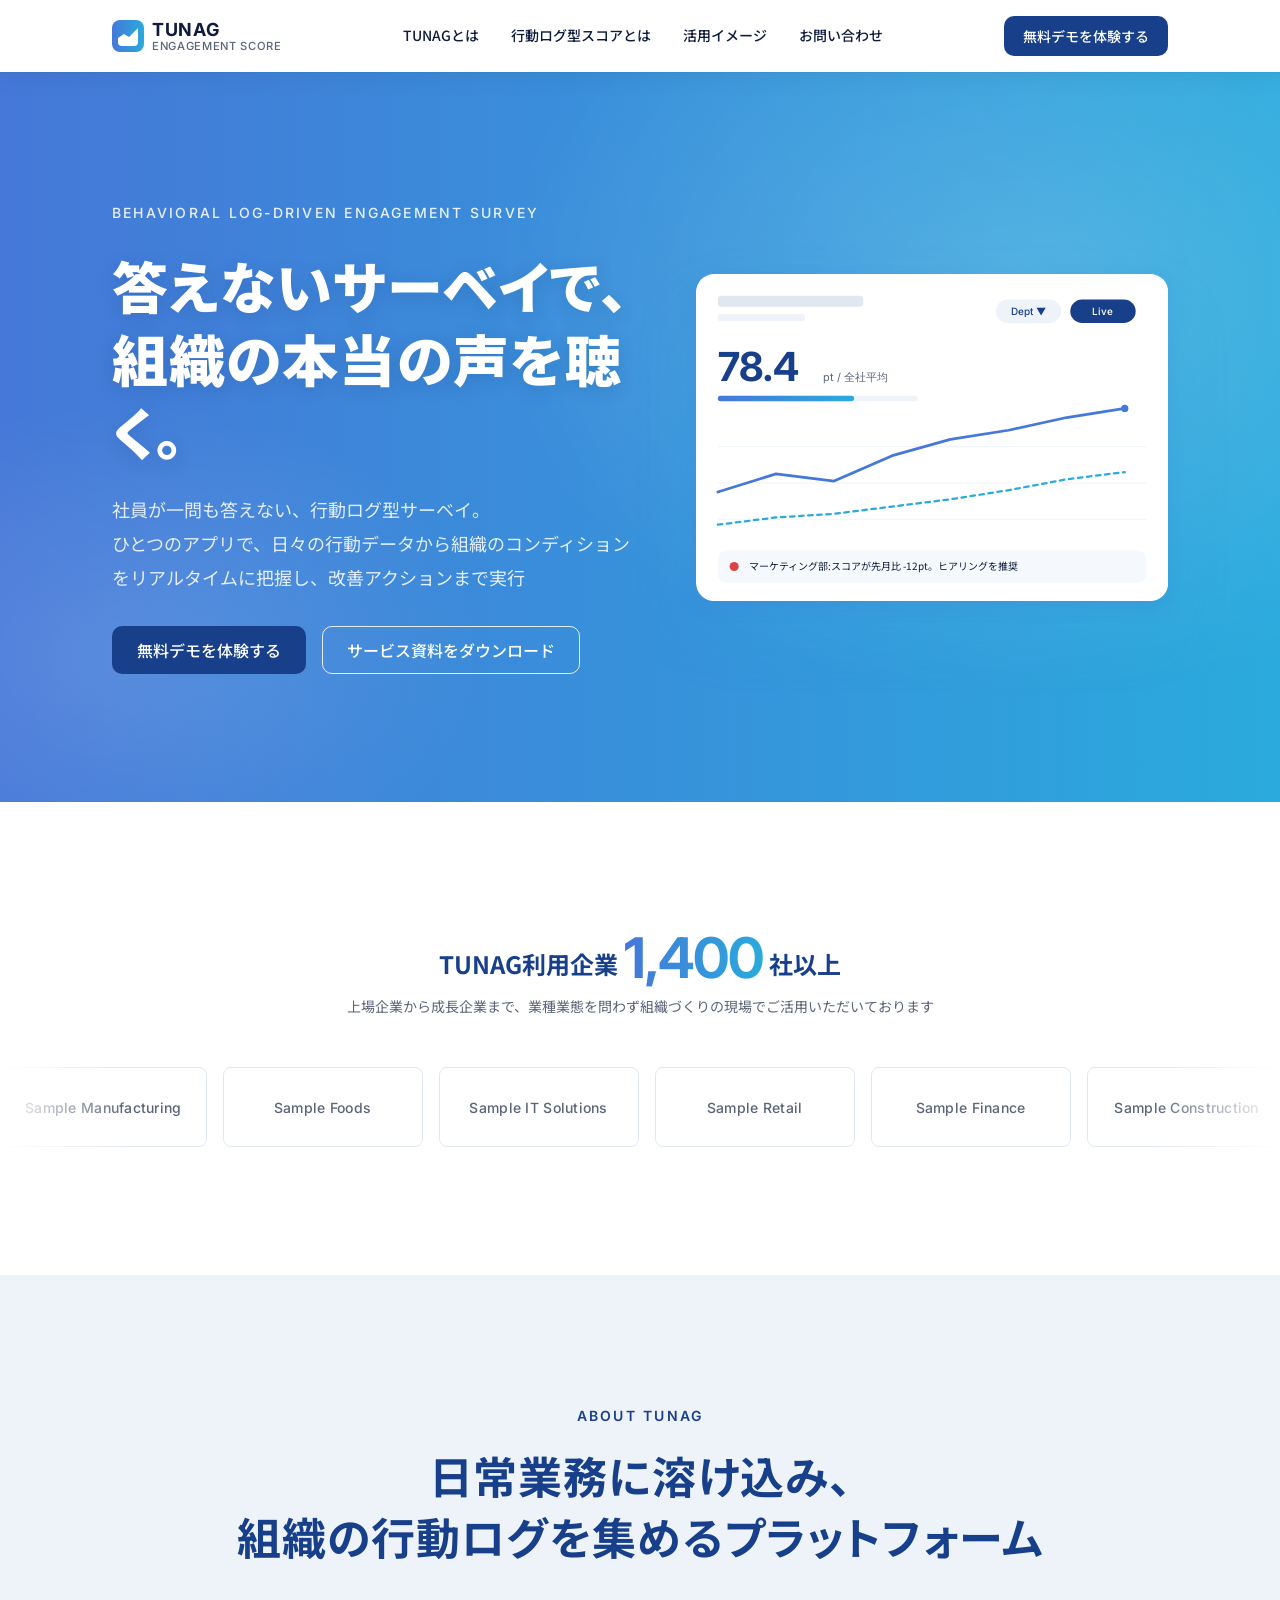
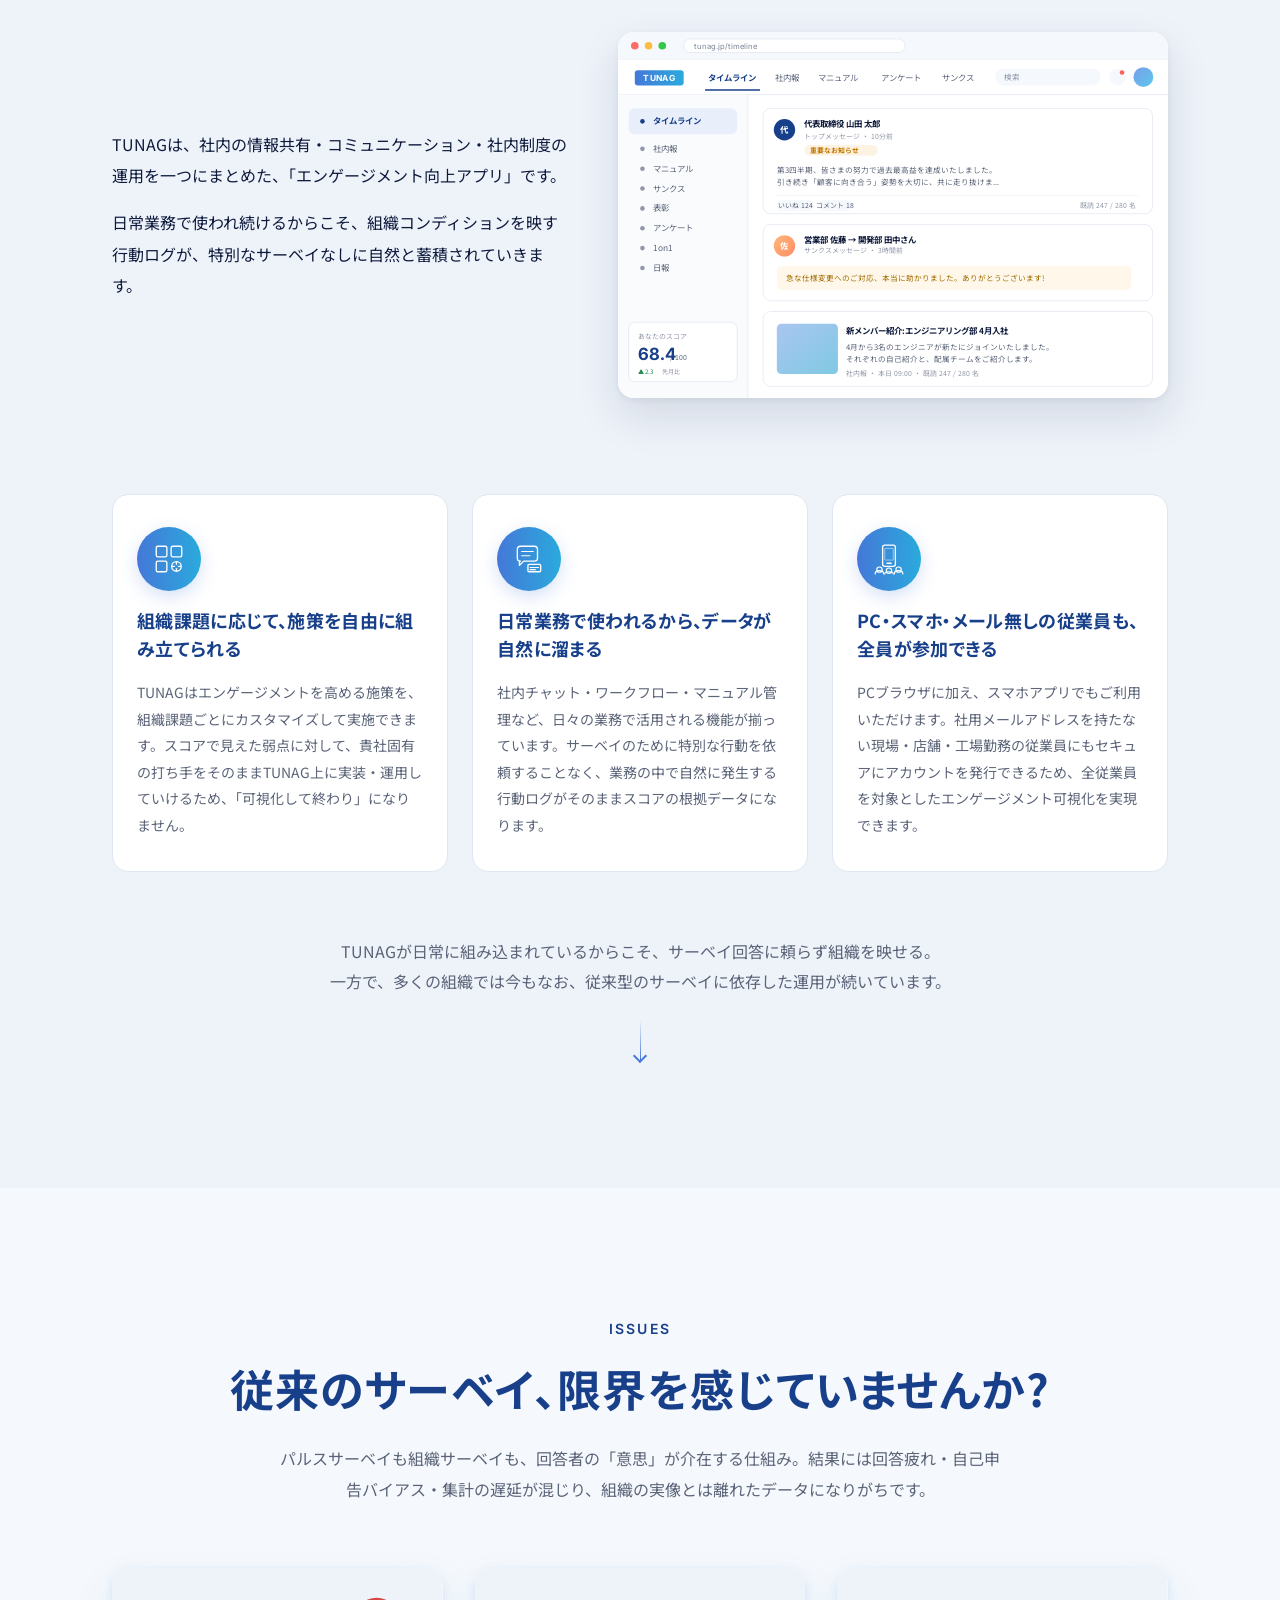
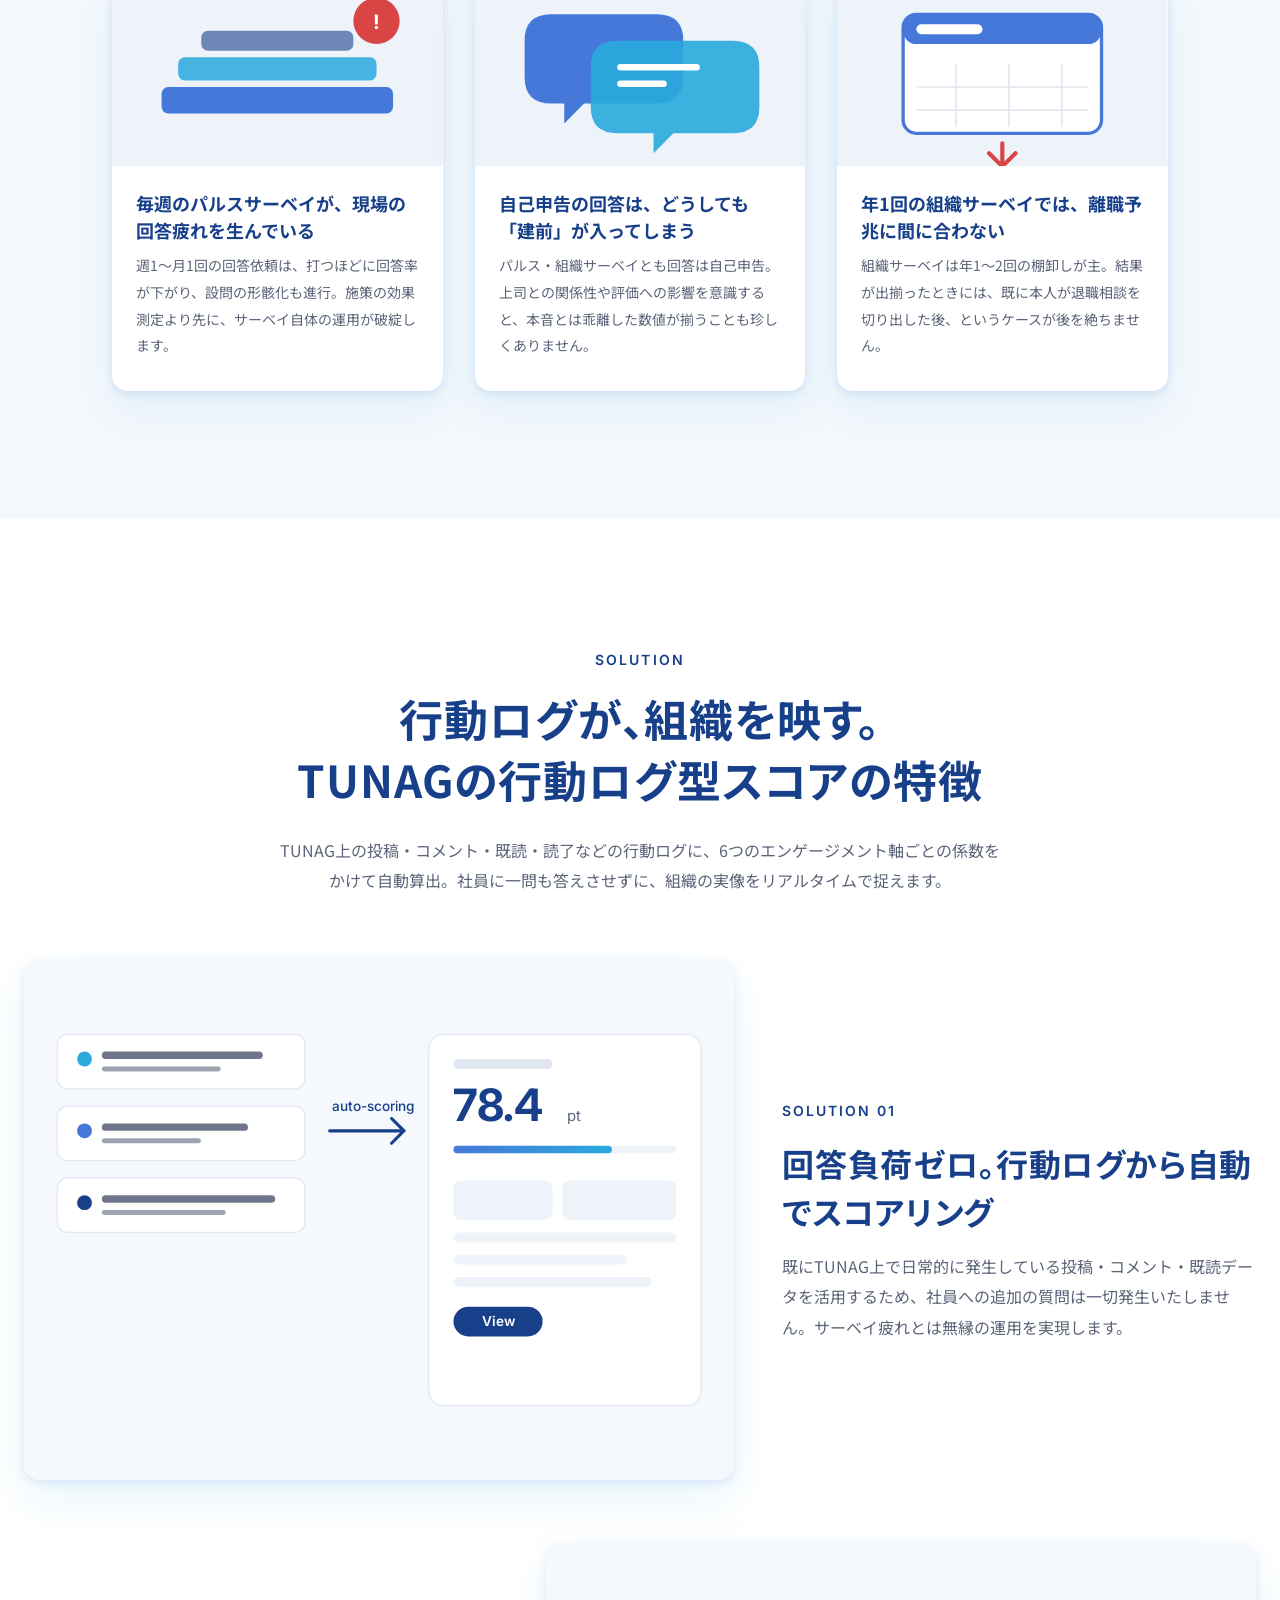
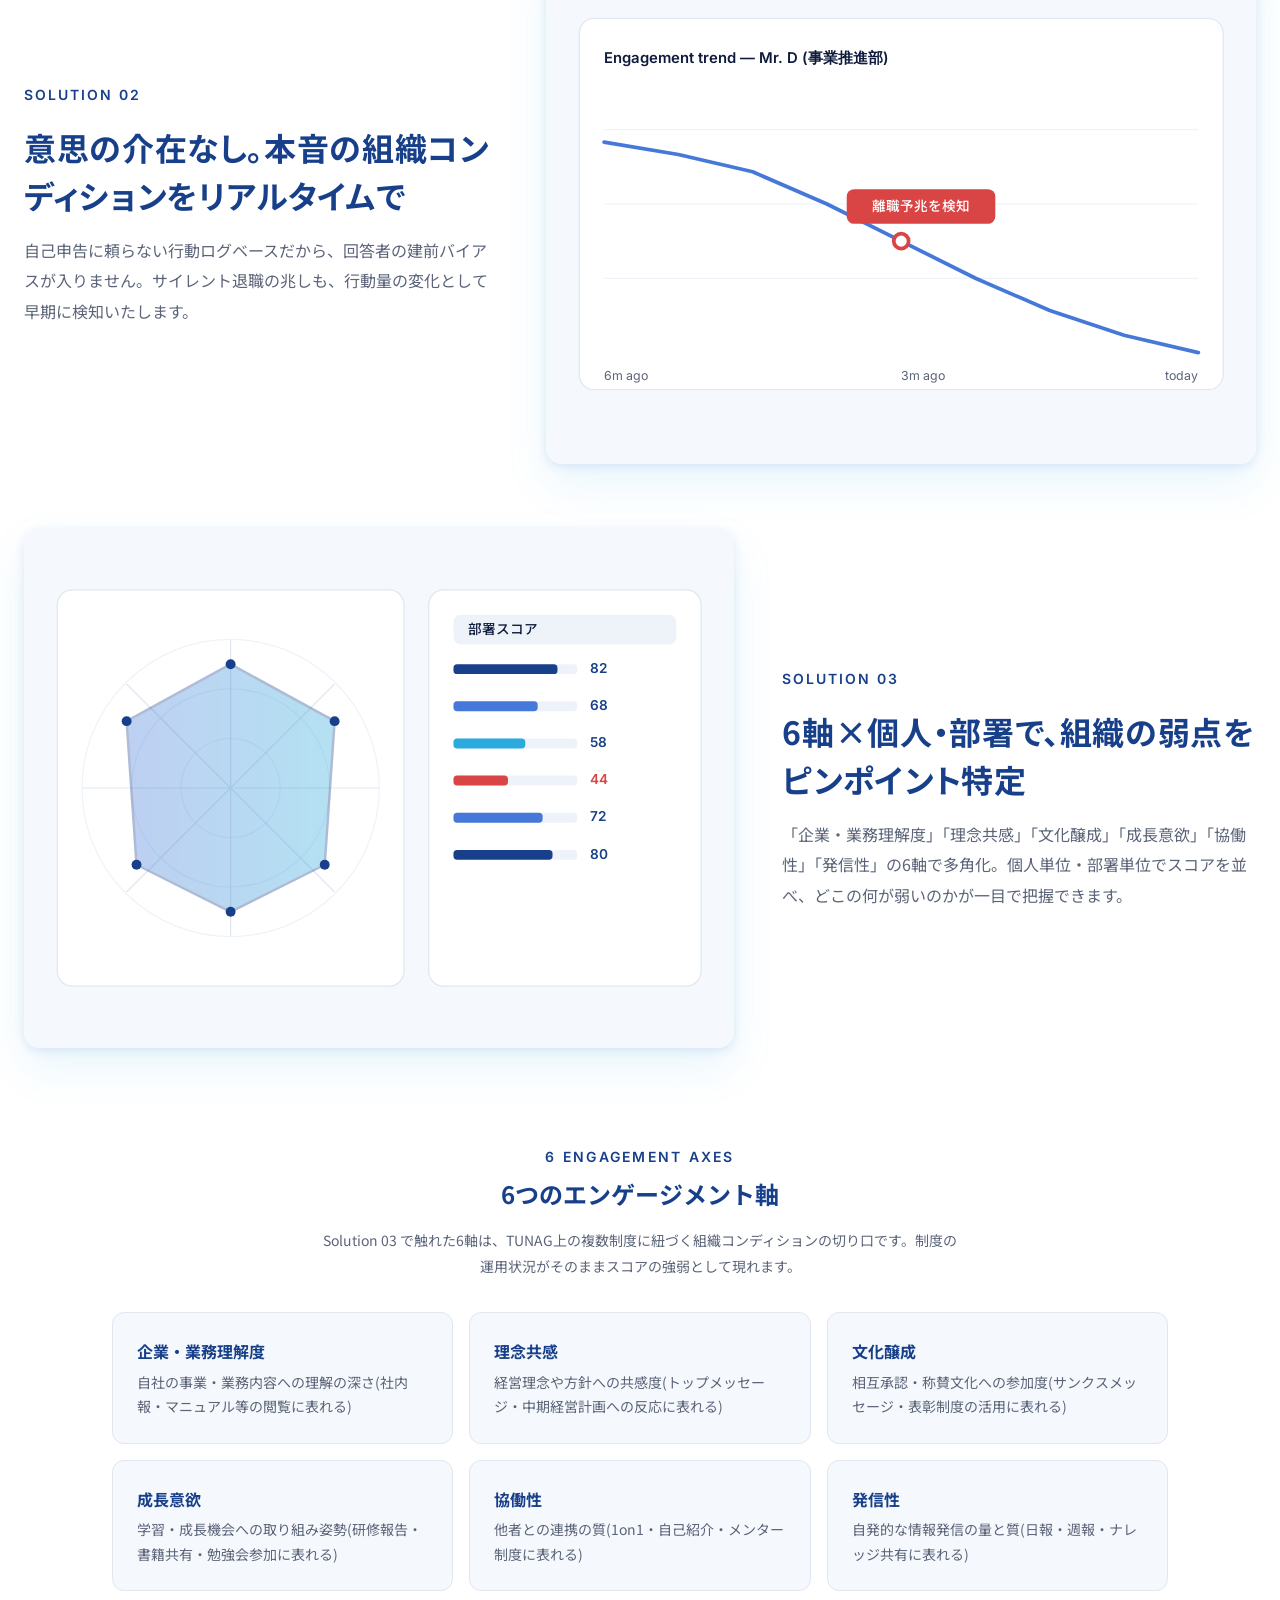
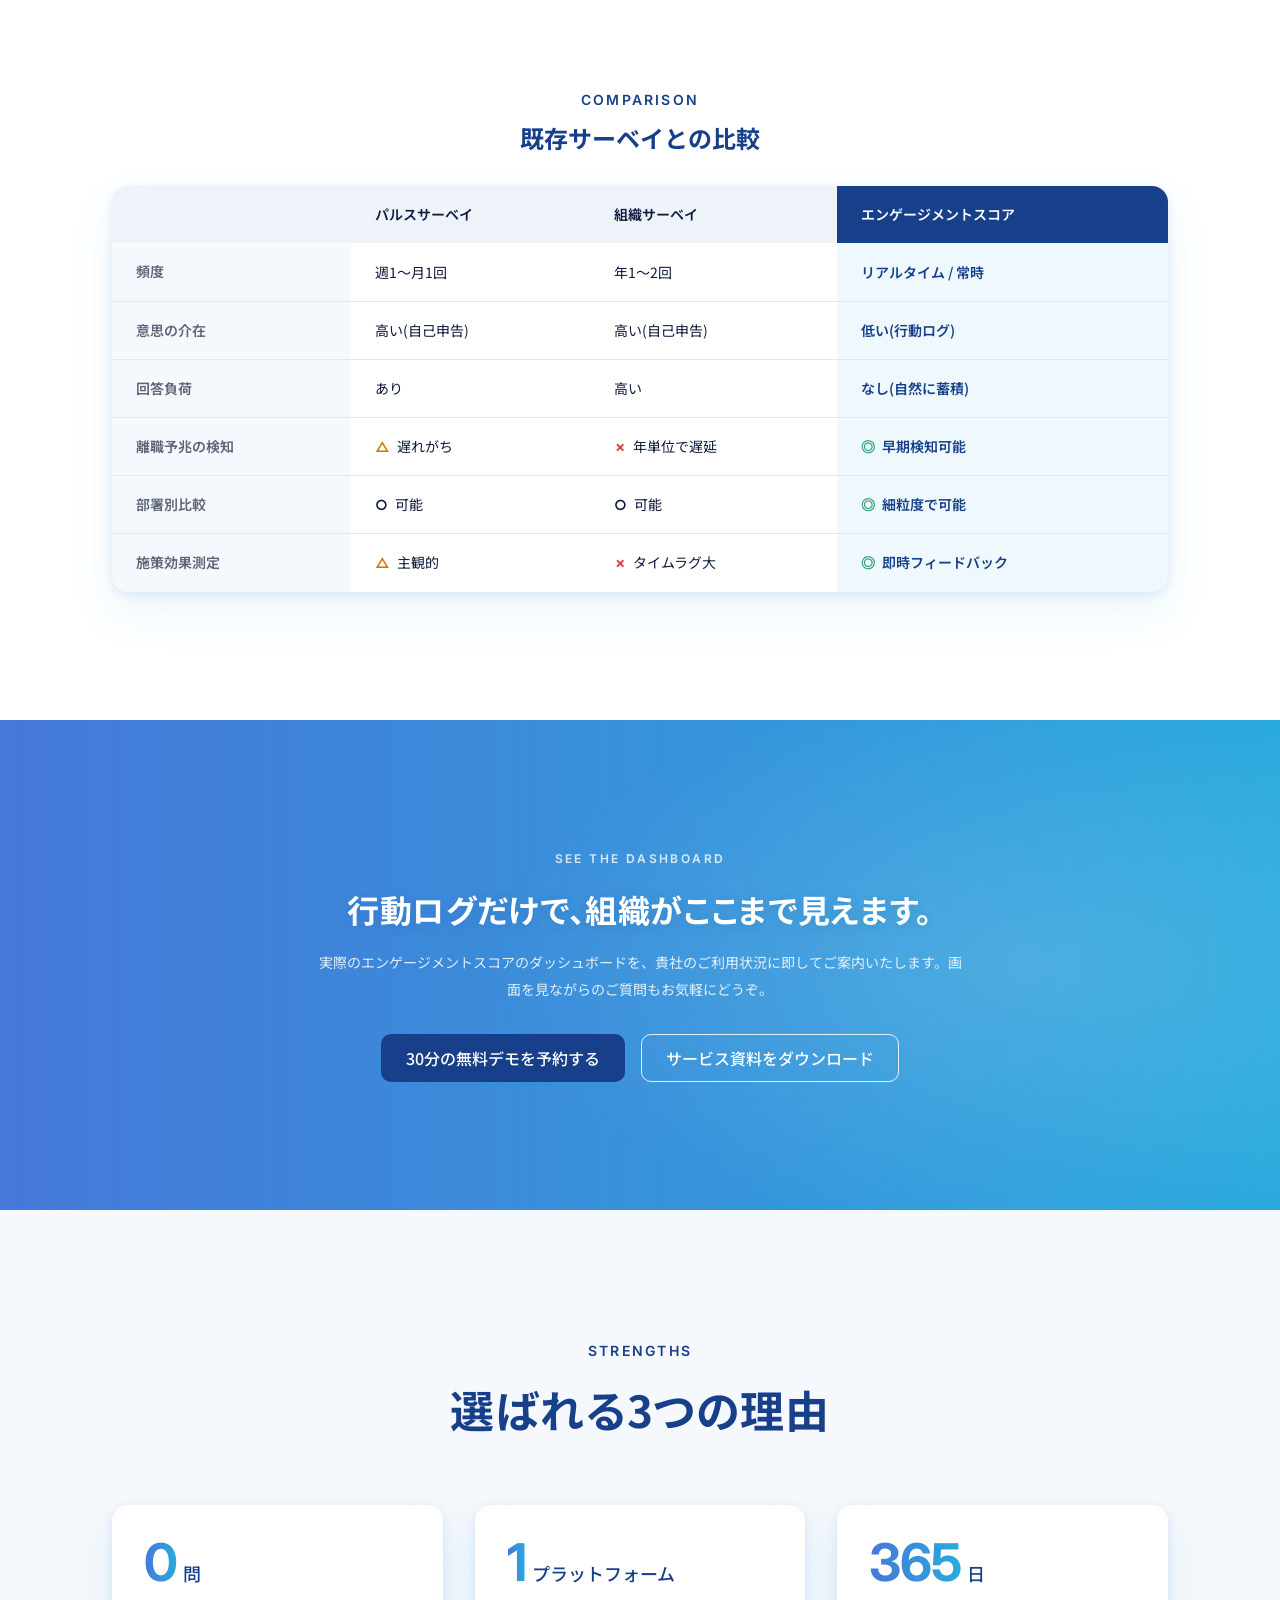
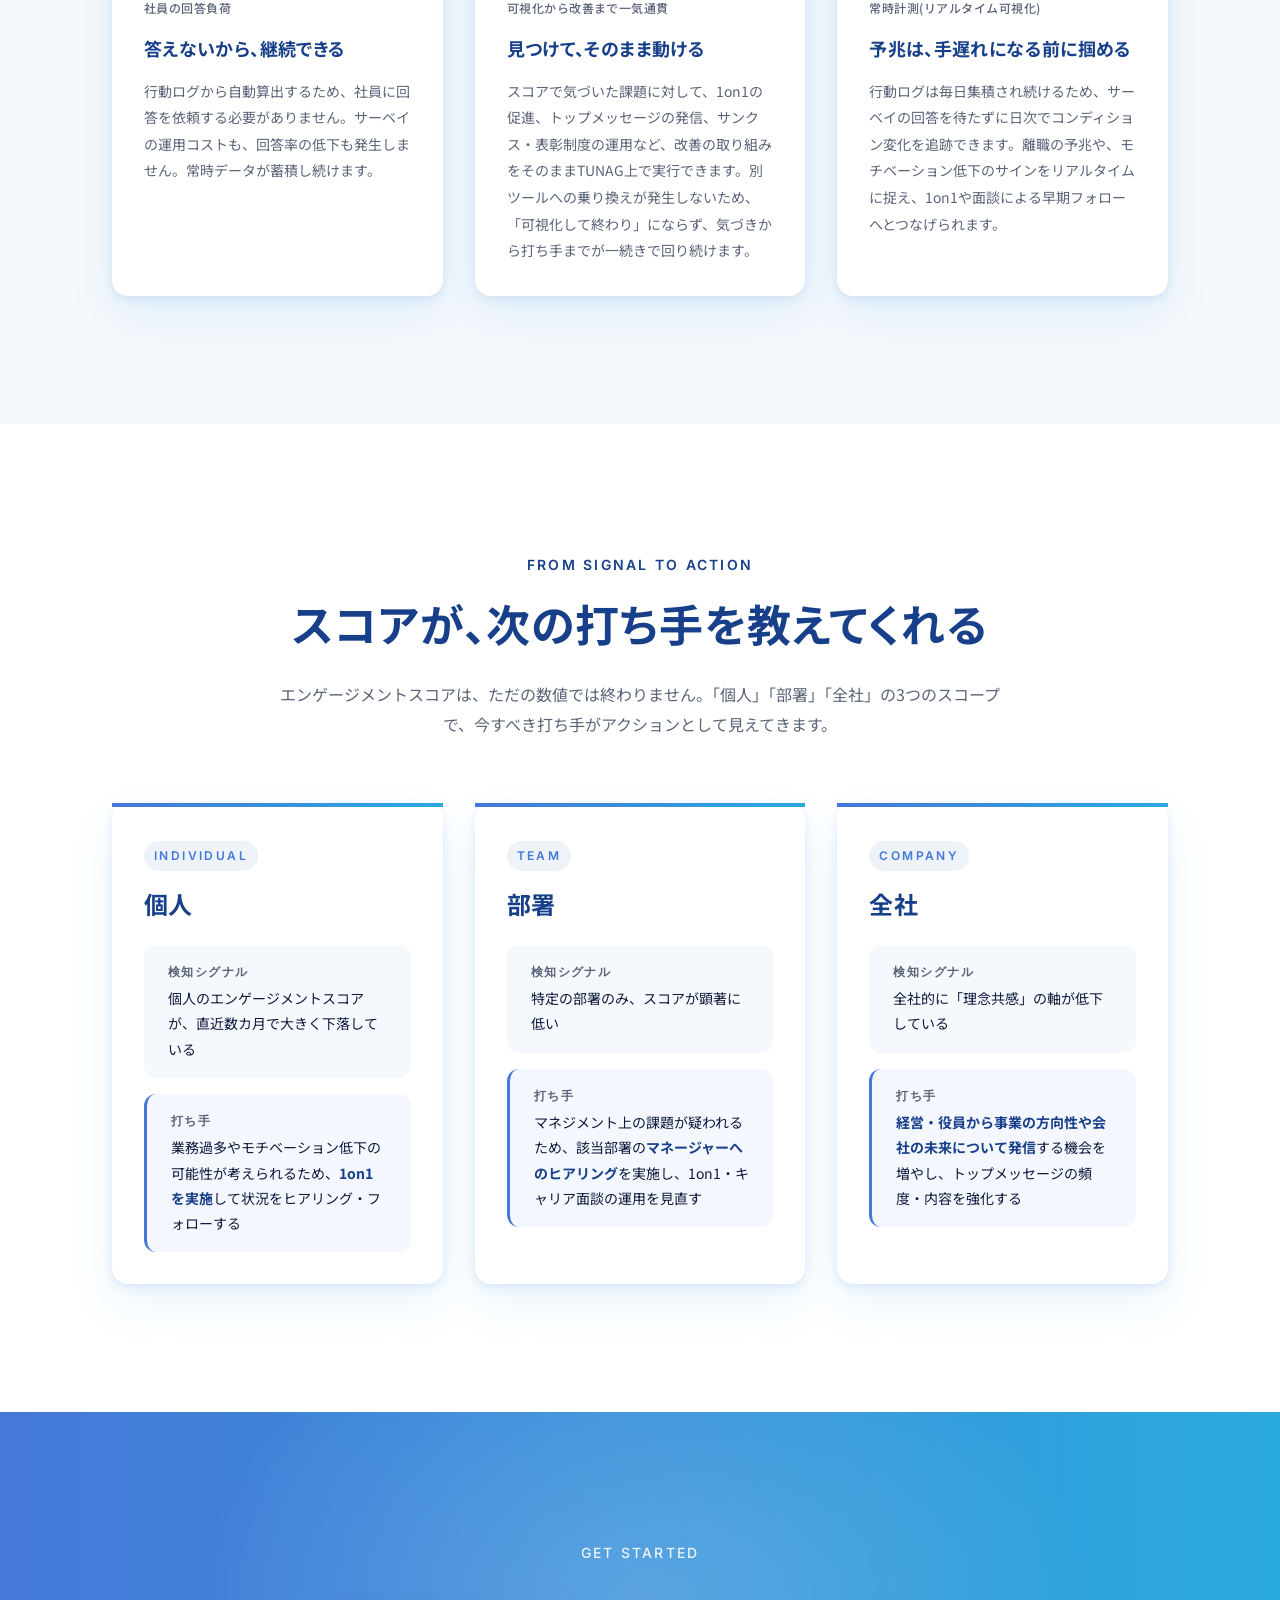
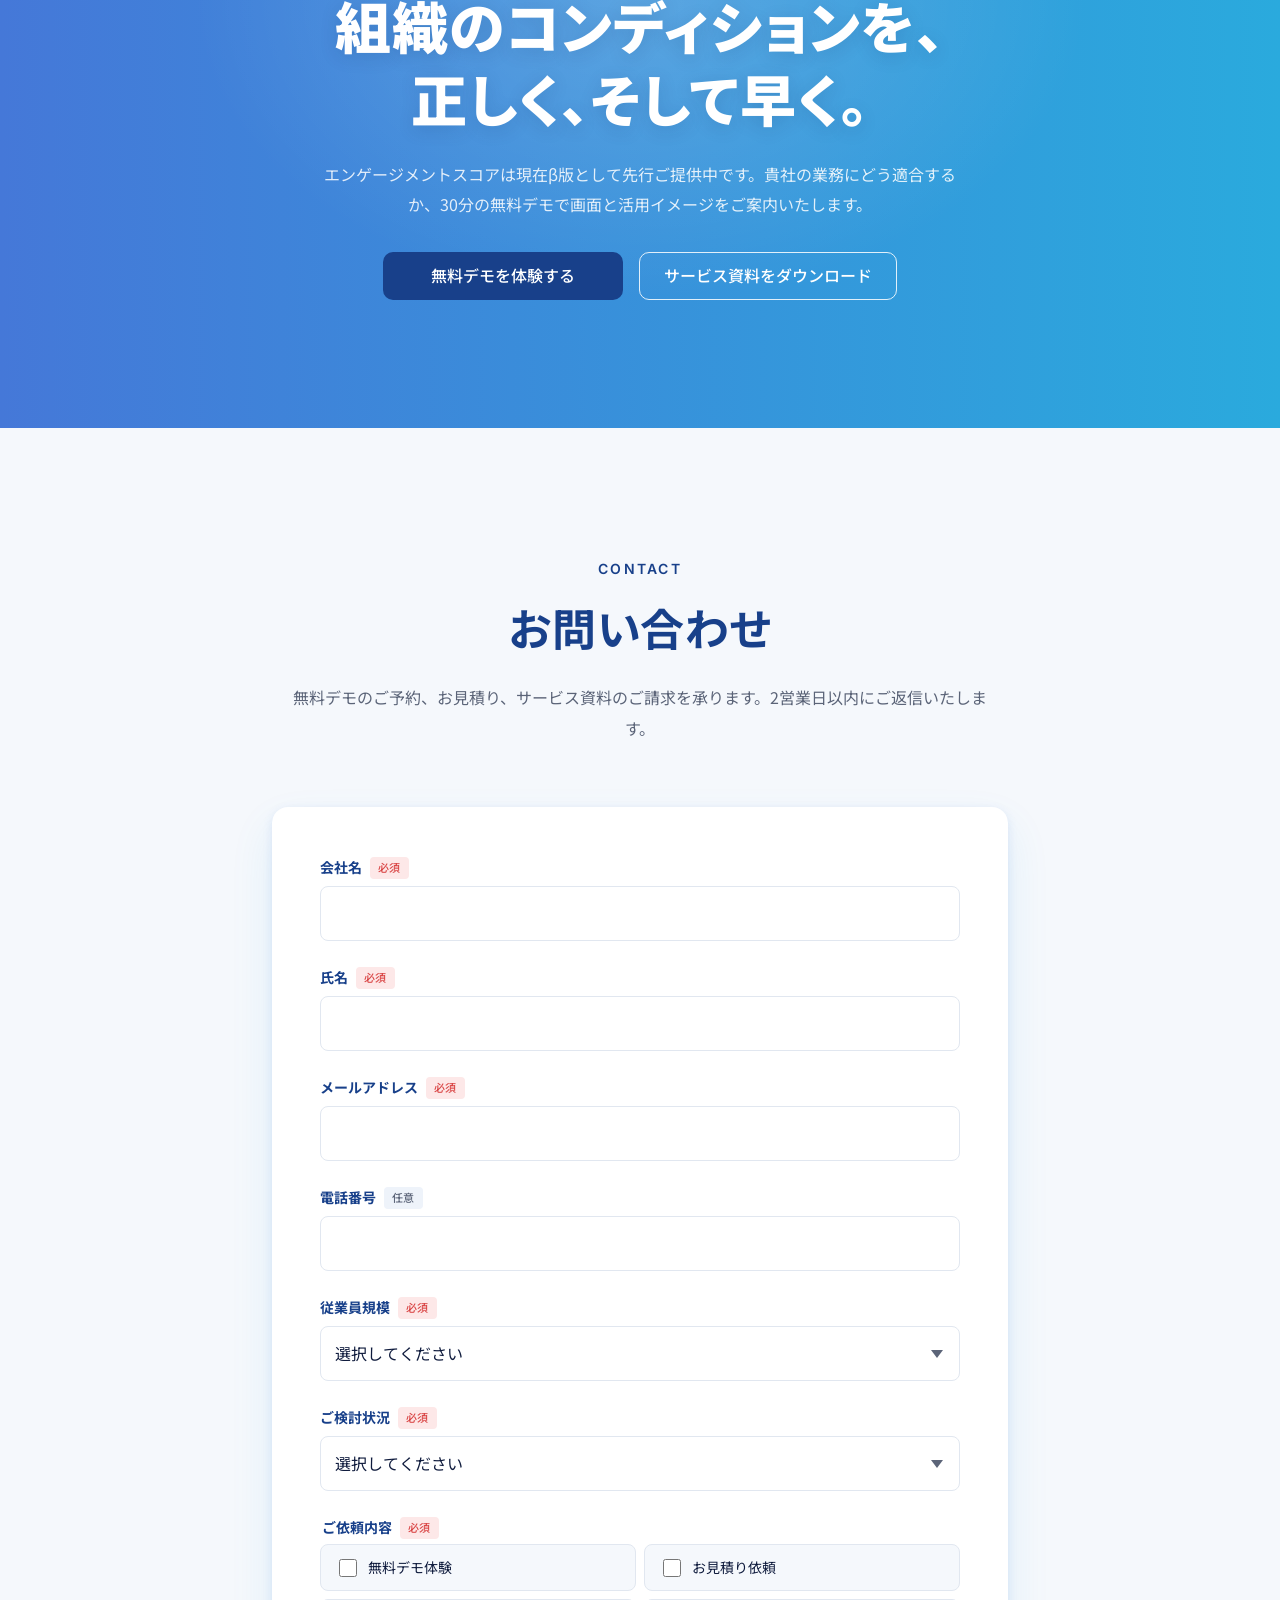
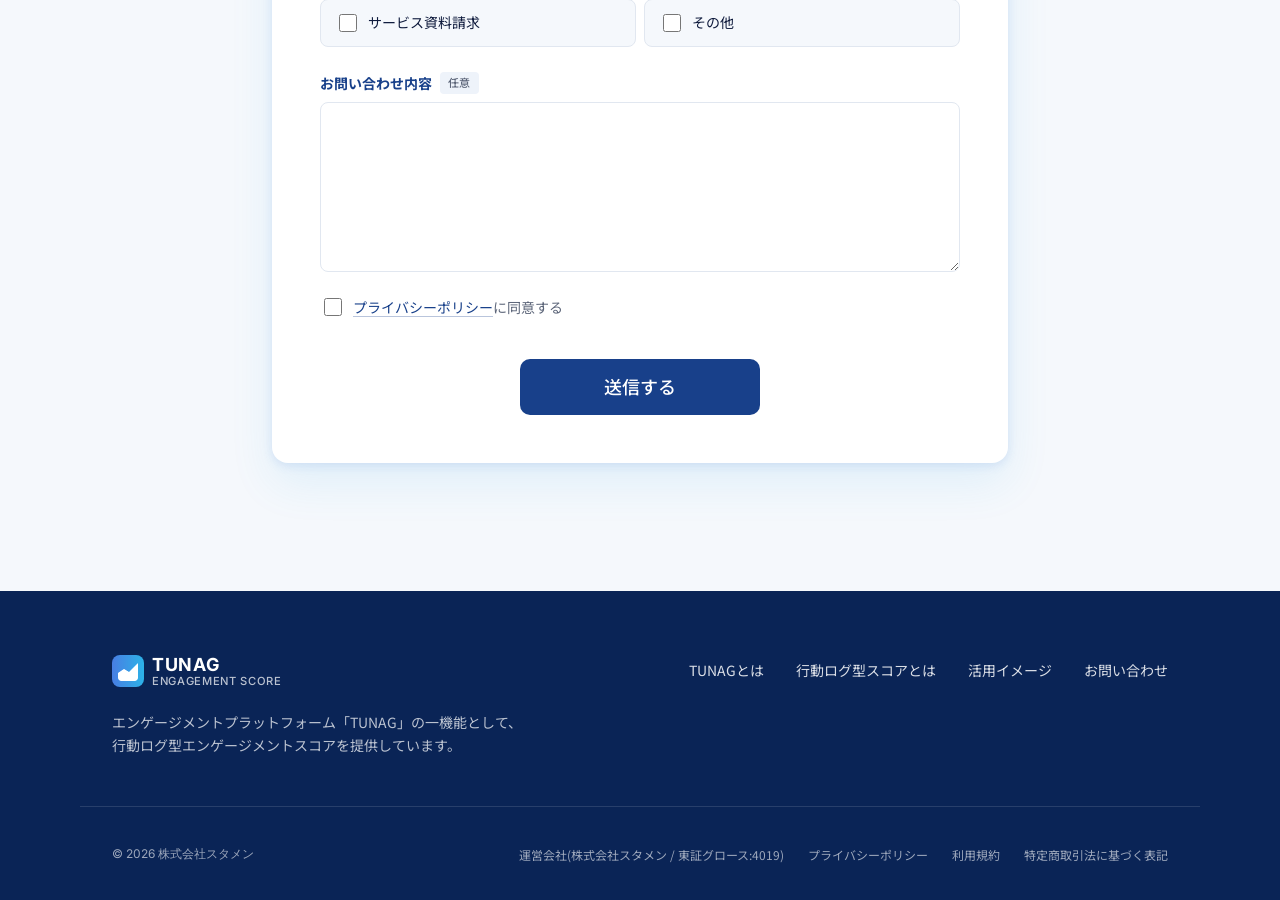
<file: engagement-score/index.html>
<!DOCTYPE html>
<html lang="ja">
<head>
  <meta charset="UTF-8">
  <meta name="viewport" content="width=device-width, initial-scale=1.0">
  <title>エンゲージメントスコア | 答えないサーベイで、組織のコンディションを可視化 | TUNAG</title>
  <meta name="description" content="TUNAGのエンゲージメントスコアは、社員が回答する必要のない行動ログ型サーベイ。6つのエンゲージメント軸で組織状態をリアルタイムに可視化し、離職予兆の早期検知から施策改善までを後押しいたします。現在利用企業1,400社以上。">
  <meta property="og:title" content="エンゲージメントスコア | 答えないサーベイで、組織のコンディションを可視化 | TUNAG">
  <meta property="og:description" content="TUNAGのエンゲージメントスコアは、社員が回答する必要のない行動ログ型サーベイ。6つの軸で組織のコンディションをリアルタイムに可視化いたします。">
  <meta property="og:image" content="/images/og_engagement_score.png">
  <meta property="og:type" content="website">
  <link rel="canonical" href="https://tunag.jp/lp/engagement-score/">

  <link rel="preconnect" href="https://fonts.googleapis.com">
  <link rel="preconnect" href="https://fonts.gstatic.com" crossorigin>
  <link
    href="https://fonts.googleapis.com/css2?family=Inter:wght@400;500;600;700&family=Noto+Sans+JP:wght@400;500;700;900&display=swap"
    rel="stylesheet">

  <link rel="stylesheet" href="style.css">
</head>
<body id="top">

<!-- ============================================================
     Header
     ============================================================ -->
<header class="l-header">
  <div class="l-container l-header__inner">
    <a class="c-brand" href="#top" aria-label="TUNAG エンゲージメントスコア トップへ">
      <span class="c-brand__mark" aria-hidden="true"></span>
      <span class="c-brand__text">
        <span class="c-brand__name">TUNAG</span>
        <span class="c-brand__product">Engagement Score</span>
      </span>
    </a>

    <nav class="c-nav u-hide-mobile" aria-label="メインナビゲーション">
      <ul class="c-nav__list">
        <li><a class="c-nav__link" href="#about">TUNAGとは</a></li>
        <li><a class="c-nav__link" href="#solution">行動ログ型スコアとは</a></li>
        <li><a class="c-nav__link" href="#actions">活用イメージ</a></li>
        <li><a class="c-nav__link" href="#contact">お問い合わせ</a></li>
      </ul>
    </nav>

    <a class="c-button c-button--primary c-button--sm u-hide-mobile" href="#contact">無料デモを体験する</a>
  </div>
</header>

<main>

  <!-- ============================================================
       Hero
       ============================================================ -->
  <section class="l-section l-section--brand p-hero">
    <div class="l-container p-hero__inner">
      <div class="p-hero__copy">
        <p class="p-hero__eyebrow">Behavioral Log-Driven Engagement Survey</p>
        <h1 class="p-hero__title">
          答えないサーベイで、<br>
          組織の本当の声を聴く。
        </h1>
        <p class="p-hero__subtitle">
          社員が一問も答えない、行動ログ型サーベイ。<br>
          ひとつのアプリで、日々の行動データから組織のコンディションをリアルタイムに把握し、改善アクションまで実行
        </p>
        <div class="p-hero__ctas">
          <a class="c-button c-button--primary" href="#contact">無料デモを体験する</a>
          <a class="c-button c-button--ghost" href="#contact">サービス資料をダウンロード</a>
        </div>
      </div>

      <div class="p-hero__visual" aria-hidden="true">
        <svg class="p-hero__mock" viewBox="0 0 520 360" xmlns="http://www.w3.org/2000/svg" role="img">
          <!-- card bg -->
          <rect x="0" y="0" width="520" height="360" rx="20" fill="#ffffff"/>
          <!-- top bar -->
          <rect x="24" y="24" width="160" height="12" rx="4" fill="#e1e7f0"/>
          <rect x="24" y="44" width="96" height="8" rx="3" fill="#eef3fa"/>
          <!-- kpi -->
          <text x="24" y="118" font-family="Inter, sans-serif" font-size="44" font-weight="700" fill="#18408a">78.4</text>
          <text x="140" y="118" font-family="Inter, sans-serif" font-size="12" fill="#5b6478">pt / 全社平均</text>
          <rect x="24" y="134" width="220" height="6" rx="3" fill="#eef3fa"/>
          <rect x="24" y="134" width="150" height="6" rx="3" fill="url(#grad)"/>
          <!-- segment chips -->
          <rect x="330" y="28" width="72" height="26" rx="13" fill="#eef3fa"/>
          <text x="366" y="45" font-family="Inter, sans-serif" font-size="11" font-weight="500" text-anchor="middle" fill="#18408a">Dept ▼</text>
          <rect x="412" y="28" width="72" height="26" rx="13" fill="#18408a"/>
          <text x="448" y="45" font-family="Inter, sans-serif" font-size="11" font-weight="500" text-anchor="middle" fill="#ffffff">Live</text>
          <!-- chart grid -->
          <line x1="24" y1="190" x2="496" y2="190" stroke="#eef3fa" stroke-width="1"/>
          <line x1="24" y1="230" x2="496" y2="230" stroke="#eef3fa" stroke-width="1"/>
          <line x1="24" y1="270" x2="496" y2="270" stroke="#eef3fa" stroke-width="1"/>
          <!-- line A -->
          <polyline points="24,240 88,220 152,228 216,200 280,182 344,172 408,158 472,148"
            fill="none" stroke="#4578d8" stroke-width="3" stroke-linecap="round" stroke-linejoin="round"/>
          <!-- line B dashed -->
          <polyline points="24,276 88,268 152,264 216,256 280,248 344,238 408,226 472,218"
            fill="none" stroke="#2aaadd" stroke-width="2.5" stroke-linecap="round" stroke-linejoin="round" stroke-dasharray="5 5"/>
          <!-- dots on line A -->
          <circle cx="472" cy="148" r="4" fill="#4578d8"/>
          <!-- alert pill -->
          <rect x="24" y="304" width="472" height="36" rx="10" fill="#f5f8fc"/>
          <circle cx="42" cy="322" r="5" fill="#d94545"/>
          <text x="58" y="326" font-family="Noto Sans JP, sans-serif" font-size="11" fill="#0f1b3d">マーケティング部:スコアが先月比 -12pt。ヒアリングを推奨</text>
          <defs>
            <linearGradient id="grad" x1="0" x2="1" y1="0" y2="0">
              <stop offset="0%" stop-color="#4578d8"/>
              <stop offset="100%" stop-color="#2aaadd"/>
            </linearGradient>
          </defs>
        </svg>
      </div>
    </div>
  </section>

  <!-- ============================================================
       Logos + Stats
       ============================================================ -->
  <section class="l-section l-section--white p-logos">
    <div class="l-container">
      <div class="p-logos__stats">
        <p class="p-logos__stats-headline">
          TUNAG利用企業<span class="p-logos__stats-number">1,400</span>社以上
        </p>
        <p class="p-logos__stats-sub">
          上場企業から成長企業まで、業種業態を問わず組織づくりの現場でご活用いただいております
        </p>
      </div>
    </div>

    <div class="p-logos__marquee" aria-label="導入企業ロゴ">
      <div class="p-logos__track">
        <!-- set 1 -->
        <div class="p-logos__item">Sample Manufacturing</div>
        <div class="p-logos__item">Sample Foods</div>
        <div class="p-logos__item">Sample IT Solutions</div>
        <div class="p-logos__item">Sample Retail</div>
        <div class="p-logos__item">Sample Finance</div>
        <div class="p-logos__item">Sample Construction</div>
        <div class="p-logos__item">Sample Medical</div>
        <div class="p-logos__item">Sample Logistics</div>
        <!-- set 2 (duplicate) -->
        <div class="p-logos__item" aria-hidden="true">Sample Manufacturing</div>
        <div class="p-logos__item" aria-hidden="true">Sample Foods</div>
        <div class="p-logos__item" aria-hidden="true">Sample IT Solutions</div>
        <div class="p-logos__item" aria-hidden="true">Sample Retail</div>
        <div class="p-logos__item" aria-hidden="true">Sample Finance</div>
        <div class="p-logos__item" aria-hidden="true">Sample Construction</div>
        <div class="p-logos__item" aria-hidden="true">Sample Medical</div>
        <div class="p-logos__item" aria-hidden="true">Sample Logistics</div>
        <!-- set 3 (duplicate) -->
        <div class="p-logos__item" aria-hidden="true">Sample Manufacturing</div>
        <div class="p-logos__item" aria-hidden="true">Sample Foods</div>
        <div class="p-logos__item" aria-hidden="true">Sample IT Solutions</div>
        <div class="p-logos__item" aria-hidden="true">Sample Retail</div>
        <div class="p-logos__item" aria-hidden="true">Sample Finance</div>
        <div class="p-logos__item" aria-hidden="true">Sample Construction</div>
        <div class="p-logos__item" aria-hidden="true">Sample Medical</div>
        <div class="p-logos__item" aria-hidden="true">Sample Logistics</div>
      </div>
    </div>
  </section>

  <!-- ============================================================
       About TUNAG (TUNAGの紹介 + 3つの基盤 + Issues へのブリッジ)
       ============================================================ -->
  <section class="l-section l-section--cool p-about" id="about">
    <div class="l-container">
      <header class="c-section-head c-section-head--center">
        <p class="c-section-head__eyebrow">About TUNAG</p>
        <h2 class="c-section-head__title">日常業務に溶け込み、<br>組織の行動ログを集めるプラットフォーム</h2>
      </header>

      <div class="p-about__hero">
        <div class="p-about__hero-text">
          <p class="p-about__hero-lead">
            TUNAGは、社内の情報共有・コミュニケーション・社内制度の運用を一つにまとめた、「エンゲージメント向上アプリ」です。
          </p>
          <p class="p-about__hero-lead">
            日常業務で使われ続けるからこそ、組織コンディションを映す行動ログが、特別なサーベイなしに自然と蓄積されていきます。
          </p>
        </div>
        <figure class="p-about__hero-visual" aria-label="TUNAGのタイムライン画面イメージ">
          <!-- TODO: 実画像があれば <img src="/images/about/tunag_screen.png" alt="TUNAGのタイムライン画面"> に差し替え -->
          <svg viewBox="0 0 720 480" xmlns="http://www.w3.org/2000/svg" role="img" aria-label="TUNAGのタイムライン画面イメージ">
            <defs>
              <linearGradient id="aboutBrand" x1="0%" y1="0%" x2="100%" y2="0%">
                <stop offset="0%" stop-color="#4578d8"/>
                <stop offset="100%" stop-color="#2aaadd"/>
              </linearGradient>
              <linearGradient id="aboutAvatar1" x1="0%" y1="0%" x2="100%" y2="100%">
                <stop offset="0%" stop-color="#7a9eea"/>
                <stop offset="100%" stop-color="#5dc8ec"/>
              </linearGradient>
              <linearGradient id="aboutAvatar2" x1="0%" y1="0%" x2="100%" y2="100%">
                <stop offset="0%" stop-color="#ffb979"/>
                <stop offset="100%" stop-color="#ff8a65"/>
              </linearGradient>
              <linearGradient id="aboutThumb" x1="0%" y1="0%" x2="100%" y2="100%">
                <stop offset="0%" stop-color="#aac6f0"/>
                <stop offset="100%" stop-color="#7fc9e3"/>
              </linearGradient>
            </defs>

            <!-- ブラウザ風ウィンドウ -->
            <rect x="0" y="0" width="720" height="480" rx="14" fill="#ffffff"/>
            <path d="M0 14 Q0 0 14 0 L706 0 Q720 0 720 14 L720 36 L0 36 Z" fill="#f5f8fc"/>
            <line x1="0" y1="36" x2="720" y2="36" stroke="#e1e7f0"/>
            <circle cx="22" cy="18" r="5" fill="#fc6d65"/>
            <circle cx="40" cy="18" r="5" fill="#fdbc40"/>
            <circle cx="58" cy="18" r="5" fill="#34c84a"/>
            <rect x="86" y="9" width="290" height="18" rx="9" fill="#ffffff" stroke="#e1e7f0"/>
            <text x="100" y="22" font-family="Inter, system-ui, sans-serif" font-size="10" fill="#7b8497">tunag.jp/timeline</text>

            <!-- 上部アプリバー -->
            <rect x="0" y="36" width="720" height="46" fill="#ffffff"/>
            <line x1="0" y1="82" x2="720" y2="82" stroke="#e1e7f0"/>
            <rect x="22" y="50" width="64" height="20" rx="4" fill="url(#aboutBrand)"/>
            <text x="54" y="64" font-family="Inter, system-ui, sans-serif" font-size="11" font-weight="700" fill="#ffffff" text-anchor="middle" letter-spacing="0.05em">TUNAG</text>
            <text x="118" y="64" font-family="'Noto Sans JP', sans-serif" font-size="11" font-weight="700" fill="#18408a">タイムライン</text>
            <line x1="114" y1="76" x2="186" y2="76" stroke="#18408a" stroke-width="2"/>
            <text x="206" y="64" font-family="'Noto Sans JP', sans-serif" font-size="11" fill="#5b6478">社内報</text>
            <text x="262" y="64" font-family="'Noto Sans JP', sans-serif" font-size="11" fill="#5b6478">マニュアル</text>
            <text x="345" y="64" font-family="'Noto Sans JP', sans-serif" font-size="11" fill="#5b6478">アンケート</text>
            <text x="424" y="64" font-family="'Noto Sans JP', sans-serif" font-size="11" fill="#5b6478">サンクス</text>
            <rect x="494" y="48" width="138" height="22" rx="11" fill="#f5f8fc"/>
            <text x="506" y="63" font-family="'Noto Sans JP', sans-serif" font-size="10" fill="#9097a8">検索</text>
            <circle cx="654" cy="59" r="11" fill="#f5f8fc"/>
            <circle cx="660" cy="53" r="3" fill="#ff5f56"/>
            <circle cx="688" cy="59" r="13" fill="url(#aboutAvatar1)"/>

            <!-- サイドバー -->
            <rect x="0" y="82" width="170" height="398" fill="#fafbfd"/>
            <line x1="170" y1="82" x2="170" y2="480" stroke="#e1e7f0"/>
            <rect x="14" y="100" width="142" height="34" rx="8" fill="#e8effb"/>
            <circle cx="32" cy="117" r="3" fill="#18408a"/>
            <text x="46" y="121" font-family="'Noto Sans JP', sans-serif" font-size="11" font-weight="700" fill="#18408a">タイムライン</text>
            <circle cx="32" cy="153" r="3" fill="#9097a8"/>
            <text x="46" y="157" font-family="'Noto Sans JP', sans-serif" font-size="11" fill="#5b6478">社内報</text>
            <circle cx="32" cy="179" r="3" fill="#9097a8"/>
            <text x="46" y="183" font-family="'Noto Sans JP', sans-serif" font-size="11" fill="#5b6478">マニュアル</text>
            <circle cx="32" cy="205" r="3" fill="#9097a8"/>
            <text x="46" y="209" font-family="'Noto Sans JP', sans-serif" font-size="11" fill="#5b6478">サンクス</text>
            <circle cx="32" cy="231" r="3" fill="#9097a8"/>
            <text x="46" y="235" font-family="'Noto Sans JP', sans-serif" font-size="11" fill="#5b6478">表彰</text>
            <circle cx="32" cy="257" r="3" fill="#9097a8"/>
            <text x="46" y="261" font-family="'Noto Sans JP', sans-serif" font-size="11" fill="#5b6478">アンケート</text>
            <circle cx="32" cy="283" r="3" fill="#9097a8"/>
            <text x="46" y="287" font-family="'Noto Sans JP', sans-serif" font-size="11" fill="#5b6478">1on1</text>
            <circle cx="32" cy="309" r="3" fill="#9097a8"/>
            <text x="46" y="313" font-family="'Noto Sans JP', sans-serif" font-size="11" fill="#5b6478">日報</text>

            <!-- スコアウィジェット -->
            <rect x="14" y="380" width="142" height="78" rx="8" fill="#ffffff" stroke="#e1e7f0"/>
            <text x="26" y="402" font-family="'Noto Sans JP', sans-serif" font-size="9" fill="#9097a8">あなたのスコア</text>
            <text x="26" y="430" font-family="Inter, system-ui, sans-serif" font-size="22" font-weight="700" fill="#18408a">68.4</text>
            <text x="68" y="430" font-family="'Noto Sans JP', sans-serif" font-size="9" fill="#5b6478">/ 100</text>
            <text x="26" y="448" font-family="'Noto Sans JP', sans-serif" font-size="8" fill="#1f8a52">▲ 2.3</text>
            <text x="58" y="448" font-family="'Noto Sans JP', sans-serif" font-size="8" fill="#9097a8">先月比</text>

            <!-- カード1: トップメッセージ -->
            <rect x="190" y="100" width="510" height="138" rx="10" fill="#ffffff" stroke="#e1e7f0"/>
            <circle cx="218" cy="128" r="14" fill="#18408a"/>
            <text x="218" y="132" font-family="'Noto Sans JP', sans-serif" font-size="11" fill="#ffffff" text-anchor="middle" font-weight="700">代</text>
            <text x="244" y="124" font-family="'Noto Sans JP', sans-serif" font-size="11" font-weight="700" fill="#0f1b3d">代表取締役  山田 太郎</text>
            <text x="244" y="140" font-family="'Noto Sans JP', sans-serif" font-size="9" fill="#9097a8">トップメッセージ ・ 10分前</text>
            <rect x="244" y="148" width="96" height="14" rx="7" fill="#fdf3e3"/>
            <text x="252" y="158" font-family="'Noto Sans JP', sans-serif" font-size="9" font-weight="700" fill="#c47900">重要なお知らせ</text>
            <text x="208" y="184" font-family="'Noto Sans JP', sans-serif" font-size="10" fill="#5b6478">第3四半期、皆さまの努力で過去最高益を達成いたしました。</text>
            <text x="208" y="200" font-family="'Noto Sans JP', sans-serif" font-size="10" fill="#5b6478">引き続き「顧客に向き合う」姿勢を大切に、共に走り抜けま...</text>
            <line x1="208" y1="214" x2="682" y2="214" stroke="#eef2f7"/>
            <rect x="208" y="220" width="48" height="14" rx="7" fill="#f5f8fc"/>
            <text x="232" y="230" font-family="'Noto Sans JP', sans-serif" font-size="9" fill="#5b6478" text-anchor="middle">いいね 124</text>
            <rect x="262" y="220" width="44" height="14" rx="7" fill="#f5f8fc"/>
            <text x="284" y="230" font-family="'Noto Sans JP', sans-serif" font-size="9" fill="#5b6478" text-anchor="middle">コメント 18</text>
            <text x="678" y="230" font-family="'Noto Sans JP', sans-serif" font-size="9" fill="#9097a8" text-anchor="end">既読 247 / 280 名</text>

            <!-- カード2: サンクスメッセージ -->
            <rect x="190" y="252" width="510" height="100" rx="10" fill="#ffffff" stroke="#e1e7f0"/>
            <circle cx="218" cy="280" r="14" fill="url(#aboutAvatar2)"/>
            <text x="218" y="284" font-family="'Noto Sans JP', sans-serif" font-size="11" fill="#ffffff" text-anchor="middle" font-weight="700">佐</text>
            <text x="244" y="276" font-family="'Noto Sans JP', sans-serif" font-size="11" font-weight="700" fill="#0f1b3d">営業部 佐藤  →  開発部 田中さん</text>
            <text x="244" y="290" font-family="'Noto Sans JP', sans-serif" font-size="9" fill="#9097a8">サンクスメッセージ ・ 3時間前</text>
            <rect x="208" y="306" width="464" height="32" rx="6" fill="#fff8ea"/>
            <text x="220" y="326" font-family="'Noto Sans JP', sans-serif" font-size="10" fill="#a06b00">急な仕様変更へのご対応、本当に助かりました。ありがとうございます!</text>

            <!-- カード3: 社内報 -->
            <rect x="190" y="366" width="510" height="98" rx="10" fill="#ffffff" stroke="#e1e7f0"/>
            <rect x="208" y="382" width="80" height="66" rx="6" fill="url(#aboutThumb)"/>
            <text x="298" y="396" font-family="'Noto Sans JP', sans-serif" font-size="11" font-weight="700" fill="#0f1b3d">新メンバー紹介:エンジニアリング部 4月入社</text>
            <text x="298" y="416" font-family="'Noto Sans JP', sans-serif" font-size="10" fill="#5b6478">4月から3名のエンジニアが新たにジョインいたしました。</text>
            <text x="298" y="432" font-family="'Noto Sans JP', sans-serif" font-size="10" fill="#5b6478">それぞれの自己紹介と、配属チームをご紹介します。</text>
            <text x="298" y="450" font-family="'Noto Sans JP', sans-serif" font-size="9" fill="#9097a8">社内報 ・ 本日 09:00 ・ 既読 247 / 280 名</text>
          </svg>
        </figure>
      </div>

      <ul class="p-about__list">
        <li class="p-about__item">
          <div class="p-about__icon" aria-hidden="true">
            <svg viewBox="0 0 64 64" xmlns="http://www.w3.org/2000/svg">
              <rect x="8" y="8" width="20" height="20" rx="3" fill="none" stroke="currentColor" stroke-width="2.5"/>
              <rect x="36" y="8" width="20" height="20" rx="3" fill="none" stroke="currentColor" stroke-width="2.5"/>
              <rect x="8" y="36" width="20" height="20" rx="3" fill="none" stroke="currentColor" stroke-width="2.5"/>
              <circle cx="46" cy="46" r="9" fill="none" stroke="currentColor" stroke-width="2.5"/>
              <line x1="46" y1="38" x2="46" y2="42" stroke="currentColor" stroke-width="2.5" stroke-linecap="round"/>
              <line x1="46" y1="50" x2="46" y2="54" stroke="currentColor" stroke-width="2.5" stroke-linecap="round"/>
              <line x1="38" y1="46" x2="42" y2="46" stroke="currentColor" stroke-width="2.5" stroke-linecap="round"/>
              <line x1="50" y1="46" x2="54" y2="46" stroke="currentColor" stroke-width="2.5" stroke-linecap="round"/>
            </svg>
          </div>
          <h3 class="p-about__item-title">組織課題に応じて、施策を自由に組み立てられる</h3>
          <p class="p-about__item-text">
            TUNAGはエンゲージメントを高める施策を、組織課題ごとにカスタマイズして実施できます。スコアで見えた弱点に対して、貴社固有の打ち手をそのままTUNAG上に実装・運用していけるため、「可視化して終わり」になりません。
          </p>
        </li>

        <li class="p-about__item">
          <div class="p-about__icon" aria-hidden="true">
            <svg viewBox="0 0 64 64" xmlns="http://www.w3.org/2000/svg">
              <path d="M 10 14 Q 10 8 16 8 L 42 8 Q 48 8 48 14 L 48 30 Q 48 36 42 36 L 22 36 L 14 44 L 14 36 L 16 36 Q 10 36 10 30 Z" fill="none" stroke="currentColor" stroke-width="2.5" stroke-linejoin="round"/>
              <line x1="18" y1="18" x2="40" y2="18" stroke="currentColor" stroke-width="2" stroke-linecap="round"/>
              <line x1="18" y1="26" x2="34" y2="26" stroke="currentColor" stroke-width="2" stroke-linecap="round"/>
              <rect x="30" y="42" width="24" height="14" rx="2" fill="none" stroke="currentColor" stroke-width="2.5"/>
              <line x1="34" y1="48" x2="50" y2="48" stroke="currentColor" stroke-width="2" stroke-linecap="round"/>
              <line x1="34" y1="52" x2="44" y2="52" stroke="currentColor" stroke-width="2" stroke-linecap="round"/>
            </svg>
          </div>
          <h3 class="p-about__item-title">日常業務で使われるから、データが自然に溜まる</h3>
          <p class="p-about__item-text">
            社内チャット・ワークフロー・マニュアル管理など、日々の業務で活用される機能が揃っています。サーベイのために特別な行動を依頼することなく、業務の中で自然に発生する行動ログがそのままスコアの根拠データになります。
          </p>
        </li>

        <li class="p-about__item">
          <div class="p-about__icon" aria-hidden="true">
            <svg viewBox="0 0 64 64" xmlns="http://www.w3.org/2000/svg">
              <rect x="20" y="6" width="24" height="40" rx="4" fill="none" stroke="currentColor" stroke-width="2.5"/>
              <line x1="28" y1="40" x2="36" y2="40" stroke="currentColor" stroke-width="2.5" stroke-linecap="round"/>
              <rect x="24" y="12" width="16" height="22" rx="1" fill="none" stroke="currentColor" stroke-width="1.5" opacity="0.6"/>
              <circle cx="14" cy="52" r="5" fill="none" stroke="currentColor" stroke-width="2.2"/>
              <path d="M 6 60 Q 6 54 14 54 Q 22 54 22 60" fill="none" stroke="currentColor" stroke-width="2.2" stroke-linecap="round"/>
              <circle cx="32" cy="54" r="5" fill="none" stroke="currentColor" stroke-width="2.2"/>
              <path d="M 24 60 Q 24 56 32 56 Q 40 56 40 60" fill="none" stroke="currentColor" stroke-width="2.2" stroke-linecap="round"/>
              <circle cx="50" cy="52" r="5" fill="none" stroke="currentColor" stroke-width="2.2"/>
              <path d="M 42 60 Q 42 54 50 54 Q 58 54 58 60" fill="none" stroke="currentColor" stroke-width="2.2" stroke-linecap="round"/>
            </svg>
          </div>
          <h3 class="p-about__item-title">PC・スマホ・メール無しの従業員も、全員が参加できる</h3>
          <p class="p-about__item-text">
            PCブラウザに加え、スマホアプリでもご利用いただけます。社用メールアドレスを持たない現場・店舗・工場勤務の従業員にもセキュアにアカウントを発行できるため、全従業員を対象としたエンゲージメント可視化を実現できます。
          </p>
        </li>
      </ul>

      <div class="p-about__bridge">
        <p class="p-about__bridge-text">
          TUNAGが日常に組み込まれているからこそ、サーベイ回答に頼らず組織を映せる。<br>
          一方で、多くの組織では今もなお、従来型のサーベイに依存した運用が続いています。
        </p>
        <span class="p-about__bridge-arrow" aria-hidden="true"></span>
      </div>
    </div>
  </section>

  <!-- ============================================================
       Issues
       ============================================================ -->
  <section class="l-section l-section--soft p-issues">
    <div class="l-container">
      <header class="c-section-head c-section-head--center">
        <p class="c-section-head__eyebrow">Issues</p>
        <h2 class="c-section-head__title">従来のサーベイ、限界を感じていませんか?</h2>
        <p class="c-section-head__lead">
          パルスサーベイも組織サーベイも、回答者の「意思」が介在する仕組み。結果には回答疲れ・自己申告バイアス・集計の遅延が混じり、組織の実像とは離れたデータになりがちです。
        </p>
      </header>

      <ul class="p-issues__list">
        <li class="p-issues__item">
          <div class="p-issues__item-visual" aria-hidden="true">
            <svg viewBox="0 0 200 120" xmlns="http://www.w3.org/2000/svg">
              <rect x="0" y="0" width="200" height="120" fill="#eef3fa"/>
              <rect x="30" y="72" width="140" height="16" rx="4" fill="#4578d8"/>
              <rect x="40" y="54" width="120" height="14" rx="4" fill="#2aaadd" opacity="0.85"/>
              <rect x="54" y="38" width="92" height="12" rx="4" fill="#18408a" opacity="0.6"/>
              <circle cx="160" cy="32" r="14" fill="#d94545"/>
              <text x="160" y="37" font-family="Inter, sans-serif" font-size="12" font-weight="700" text-anchor="middle" fill="#ffffff">!</text>
            </svg>
          </div>
          <h3 class="p-issues__item-title">毎週のパルスサーベイが、現場の回答疲れを生んでいる</h3>
          <p class="p-issues__item-text">
            週1〜月1回の回答依頼は、打つほどに回答率が下がり、設問の形骸化も進行。施策の効果測定より先に、サーベイ自体の運用が破綻します。
          </p>
        </li>

        <li class="p-issues__item">
          <div class="p-issues__item-visual" aria-hidden="true">
            <svg viewBox="0 0 200 120" xmlns="http://www.w3.org/2000/svg">
              <rect x="0" y="0" width="200" height="120" fill="#eef3fa"/>
              <path d="M 30 44 Q 30 28 46 28 L 110 28 Q 126 28 126 44 L 126 66 Q 126 82 110 82 L 66 82 L 54 94 L 54 82 L 46 82 Q 30 82 30 66 Z" fill="#4578d8"/>
              <path d="M 70 60 Q 70 44 86 44 L 156 44 Q 172 44 172 60 L 172 84 Q 172 100 156 100 L 120 100 L 108 112 L 108 100 L 86 100 Q 70 100 70 84 Z" fill="#2aaadd" opacity="0.9"/>
              <rect x="86" y="58" width="50" height="4" rx="2" fill="#ffffff"/>
              <rect x="86" y="68" width="30" height="4" rx="2" fill="#ffffff"/>
            </svg>
          </div>
          <h3 class="p-issues__item-title">自己申告の回答は、どうしても「建前」が入ってしまう</h3>
          <p class="p-issues__item-text">
            パルス・組織サーベイとも回答は自己申告。上司との関係性や評価への影響を意識すると、本音とは乖離した数値が揃うことも珍しくありません。
          </p>
        </li>

        <li class="p-issues__item">
          <div class="p-issues__item-visual" aria-hidden="true">
            <svg viewBox="0 0 200 120" xmlns="http://www.w3.org/2000/svg">
              <rect x="0" y="0" width="200" height="120" fill="#eef3fa"/>
              <rect x="40" y="28" width="120" height="72" rx="8" fill="#ffffff" stroke="#4578d8" stroke-width="2"/>
              <rect x="40" y="28" width="120" height="18" rx="8" fill="#4578d8"/>
              <rect x="48" y="34" width="40" height="6" rx="3" fill="#ffffff"/>
              <line x1="72" y1="58" x2="72" y2="96" stroke="#e1e7f0" stroke-width="1"/>
              <line x1="104" y1="58" x2="104" y2="96" stroke="#e1e7f0" stroke-width="1"/>
              <line x1="136" y1="58" x2="136" y2="96" stroke="#e1e7f0" stroke-width="1"/>
              <line x1="48" y1="72" x2="152" y2="72" stroke="#e1e7f0" stroke-width="1"/>
              <line x1="48" y1="86" x2="152" y2="86" stroke="#e1e7f0" stroke-width="1"/>
              <path d="M 100 106 L 100 120 M 92 112 L 100 120 L 108 112" stroke="#d94545" stroke-width="2.5" fill="none" stroke-linecap="round"/>
            </svg>
          </div>
          <h3 class="p-issues__item-title">年1回の組織サーベイでは、離職予兆に間に合わない</h3>
          <p class="p-issues__item-text">
            組織サーベイは年1〜2回の棚卸しが主。結果が出揃ったときには、既に本人が退職相談を切り出した後、というケースが後を絶ちません。
          </p>
        </li>
      </ul>
    </div>
  </section>

  <!-- ============================================================
       Solution
       ============================================================ -->
  <section class="l-section l-section--white p-solution" id="solution">
    <div class="l-container">
      <header class="c-section-head c-section-head--center">
        <p class="c-section-head__eyebrow">Solution</p>
        <h2 class="c-section-head__title">行動ログが、組織を映す。<br>TUNAGの行動ログ型スコアの特徴</h2>
        <p class="c-section-head__lead">
          TUNAG上の投稿・コメント・既読・読了などの行動ログに、6つのエンゲージメント軸ごとの係数をかけて自動算出。社員に一問も答えさせずに、組織の実像をリアルタイムで捉えます。
        </p>
      </header>
    </div>

    <ul class="p-solution__list">
      <li class="p-solution__item">
        <div class="p-solution__media" aria-hidden="true">
          <svg viewBox="0 0 600 420" xmlns="http://www.w3.org/2000/svg" preserveAspectRatio="xMidYMid slice">
            <rect x="0" y="0" width="600" height="420" fill="#f5f8fc"/>
            <!-- logs stack -->
            <rect x="40" y="60" width="200" height="44" rx="8" fill="#ffffff" stroke="#e1e7f0"/>
            <rect x="56" y="74" width="12" height="12" rx="6" fill="#2aaadd"/>
            <rect x="76" y="74" width="130" height="6" rx="3" fill="#0f1b3d" opacity="0.6"/>
            <rect x="76" y="86" width="96" height="4" rx="2" fill="#5b6478" opacity="0.6"/>
            <rect x="40" y="118" width="200" height="44" rx="8" fill="#ffffff" stroke="#e1e7f0"/>
            <rect x="56" y="132" width="12" height="12" rx="6" fill="#4578d8"/>
            <rect x="76" y="132" width="118" height="6" rx="3" fill="#0f1b3d" opacity="0.6"/>
            <rect x="76" y="144" width="80" height="4" rx="2" fill="#5b6478" opacity="0.6"/>
            <rect x="40" y="176" width="200" height="44" rx="8" fill="#ffffff" stroke="#e1e7f0"/>
            <rect x="56" y="190" width="12" height="12" rx="6" fill="#18408a"/>
            <rect x="76" y="190" width="140" height="6" rx="3" fill="#0f1b3d" opacity="0.6"/>
            <rect x="76" y="202" width="100" height="4" rx="2" fill="#5b6478" opacity="0.6"/>
            <!-- arrow -->
            <path d="M 260 138 L 320 138 M 310 128 L 320 138 L 310 148" stroke="#18408a" stroke-width="2.5" fill="none" stroke-linecap="round"/>
            <text x="262" y="122" font-family="Inter, sans-serif" font-size="11" font-weight="500" fill="#18408a">auto-scoring</text>
            <!-- score dashboard -->
            <rect x="340" y="60" width="220" height="300" rx="12" fill="#ffffff" stroke="#e1e7f0"/>
            <rect x="360" y="80" width="80" height="8" rx="4" fill="#e1e7f0"/>
            <text x="360" y="130" font-family="Inter, sans-serif" font-size="36" font-weight="700" fill="#18408a">78.4</text>
            <text x="452" y="130" font-family="Inter, sans-serif" font-size="12" fill="#5b6478">pt</text>
            <rect x="360" y="150" width="180" height="6" rx="3" fill="#eef3fa"/>
            <rect x="360" y="150" width="128" height="6" rx="3" fill="url(#sol01grad)"/>
            <rect x="360" y="178" width="80" height="32" rx="6" fill="#eef3fa"/>
            <rect x="448" y="178" width="92" height="32" rx="6" fill="#eef3fa"/>
            <rect x="360" y="220" width="180" height="8" rx="4" fill="#eef3fa"/>
            <rect x="360" y="238" width="140" height="8" rx="4" fill="#eef3fa"/>
            <rect x="360" y="256" width="160" height="8" rx="4" fill="#eef3fa"/>
            <rect x="360" y="280" width="72" height="24" rx="12" fill="#18408a"/>
            <text x="396" y="296" font-family="Inter, sans-serif" font-size="11" font-weight="600" text-anchor="middle" fill="#ffffff">View</text>
            <defs>
              <linearGradient id="sol01grad" x1="0" x2="1">
                <stop offset="0%" stop-color="#4578d8"/>
                <stop offset="100%" stop-color="#2aaadd"/>
              </linearGradient>
            </defs>
          </svg>
        </div>
        <div class="p-solution__body">
          <p class="p-solution__label">Solution 01</p>
          <h3 class="p-solution__item-title">回答負荷ゼロ。行動ログから自動でスコアリング</h3>
          <p class="p-solution__item-text">
            既にTUNAG上で日常的に発生している投稿・コメント・既読データを活用するため、社員への追加の質問は一切発生いたしません。サーベイ疲れとは無縁の運用を実現します。
          </p>
        </div>
      </li>

      <li class="p-solution__item p-solution__item--reverse">
        <div class="p-solution__media" aria-hidden="true">
          <svg viewBox="0 0 600 420" xmlns="http://www.w3.org/2000/svg" preserveAspectRatio="xMidYMid slice">
            <rect x="0" y="0" width="600" height="420" fill="#f5f8fc"/>
            <!-- trend chart -->
            <rect x="40" y="60" width="520" height="300" rx="12" fill="#ffffff" stroke="#e1e7f0"/>
            <text x="60" y="96" font-family="Inter, sans-serif" font-size="12" font-weight="600" fill="#0f1b3d">Engagement trend — Mr. D (事業推進部)</text>
            <line x1="60" y1="150" x2="540" y2="150" stroke="#eef3fa"/>
            <line x1="60" y1="210" x2="540" y2="210" stroke="#eef3fa"/>
            <line x1="60" y1="270" x2="540" y2="270" stroke="#eef3fa"/>
            <!-- line descending -->
            <polyline points="60,160 120,170 180,184 240,210 300,240 360,270 420,296 480,316 540,330"
              fill="none" stroke="#4578d8" stroke-width="3" stroke-linecap="round" stroke-linejoin="round"/>
            <!-- alert marker -->
            <circle cx="300" cy="240" r="6" fill="#ffffff" stroke="#d94545" stroke-width="3"/>
            <rect x="256" y="198" width="120" height="28" rx="6" fill="#d94545"/>
            <text x="316" y="216" font-family="Noto Sans JP, sans-serif" font-size="11" font-weight="500" text-anchor="middle" fill="#ffffff">離職予兆を検知</text>
            <!-- x labels -->
            <text x="60" y="352" font-family="Inter, sans-serif" font-size="10" fill="#5b6478">6m ago</text>
            <text x="300" y="352" font-family="Inter, sans-serif" font-size="10" fill="#5b6478">3m ago</text>
            <text x="540" y="352" font-family="Inter, sans-serif" font-size="10" text-anchor="end" fill="#5b6478">today</text>
          </svg>
        </div>
        <div class="p-solution__body">
          <p class="p-solution__label">Solution 02</p>
          <h3 class="p-solution__item-title">意思の介在なし。本音の組織コンディションをリアルタイムで</h3>
          <p class="p-solution__item-text">
            自己申告に頼らない行動ログベースだから、回答者の建前バイアスが入りません。サイレント退職の兆しも、行動量の変化として早期に検知いたします。
          </p>
        </div>
      </li>

      <li class="p-solution__item">
        <div class="p-solution__media" aria-hidden="true">
          <svg viewBox="0 0 600 420" xmlns="http://www.w3.org/2000/svg" preserveAspectRatio="xMidYMid slice">
            <rect x="0" y="0" width="600" height="420" fill="#f5f8fc"/>
            <!-- radar card -->
            <rect x="40" y="50" width="280" height="320" rx="12" fill="#ffffff" stroke="#e1e7f0"/>
            <!-- radar rings -->
            <circle cx="180" cy="210" r="40" fill="none" stroke="#eef3fa"/>
            <circle cx="180" cy="210" r="80" fill="none" stroke="#eef3fa"/>
            <circle cx="180" cy="210" r="120" fill="none" stroke="#eef3fa"/>
            <!-- axes -->
            <line x1="180" y1="90" x2="180" y2="330" stroke="#e1e7f0"/>
            <line x1="60" y1="210" x2="300" y2="210" stroke="#e1e7f0"/>
            <line x1="96" y1="126" x2="264" y2="294" stroke="#e1e7f0"/>
            <line x1="96" y1="294" x2="264" y2="126" stroke="#e1e7f0"/>
            <!-- data polygon -->
            <polygon points="180,110 264,156 256,272 180,310 104,272 96,156"
              fill="url(#sol03grad)" opacity="0.35" stroke="#18408a" stroke-width="2" stroke-linejoin="round"/>
            <circle cx="180" cy="110" r="4" fill="#18408a"/>
            <circle cx="264" cy="156" r="4" fill="#18408a"/>
            <circle cx="256" cy="272" r="4" fill="#18408a"/>
            <circle cx="180" cy="310" r="4" fill="#18408a"/>
            <circle cx="104" cy="272" r="4" fill="#18408a"/>
            <circle cx="96" cy="156" r="4" fill="#18408a"/>
            <!-- segment table -->
            <rect x="340" y="50" width="220" height="320" rx="12" fill="#ffffff" stroke="#e1e7f0"/>
            <rect x="360" y="70" width="180" height="24" rx="6" fill="#eef3fa"/>
            <text x="372" y="86" font-family="Noto Sans JP, sans-serif" font-size="11" font-weight="500" fill="#0f1b3d">部署スコア</text>
            <!-- rows -->
            <g font-family="Noto Sans JP, sans-serif" font-size="11" fill="#0f1b3d">
              <rect x="360" y="110" width="100" height="8" rx="3" fill="#eef3fa"/>
              <rect x="360" y="110" width="84" height="8" rx="3" fill="#18408a"/>
              <text x="470" y="117" font-family="Inter, sans-serif" font-weight="600" fill="#18408a">82</text>
              <rect x="360" y="140" width="100" height="8" rx="3" fill="#eef3fa"/>
              <rect x="360" y="140" width="68" height="8" rx="3" fill="#4578d8"/>
              <text x="470" y="147" font-family="Inter, sans-serif" font-weight="600" fill="#18408a">68</text>
              <rect x="360" y="170" width="100" height="8" rx="3" fill="#eef3fa"/>
              <rect x="360" y="170" width="58" height="8" rx="3" fill="#2aaadd"/>
              <text x="470" y="177" font-family="Inter, sans-serif" font-weight="600" fill="#18408a">58</text>
              <rect x="360" y="200" width="100" height="8" rx="3" fill="#eef3fa"/>
              <rect x="360" y="200" width="44" height="8" rx="3" fill="#d94545"/>
              <text x="470" y="207" font-family="Inter, sans-serif" font-weight="600" fill="#d94545">44</text>
              <rect x="360" y="230" width="100" height="8" rx="3" fill="#eef3fa"/>
              <rect x="360" y="230" width="72" height="8" rx="3" fill="#4578d8"/>
              <text x="470" y="237" font-family="Inter, sans-serif" font-weight="600" fill="#18408a">72</text>
              <rect x="360" y="260" width="100" height="8" rx="3" fill="#eef3fa"/>
              <rect x="360" y="260" width="80" height="8" rx="3" fill="#18408a"/>
              <text x="470" y="267" font-family="Inter, sans-serif" font-weight="600" fill="#18408a">80</text>
            </g>
            <defs>
              <linearGradient id="sol03grad" x1="0" x2="1">
                <stop offset="0%" stop-color="#4578d8"/>
                <stop offset="100%" stop-color="#2aaadd"/>
              </linearGradient>
            </defs>
          </svg>
        </div>
        <div class="p-solution__body">
          <p class="p-solution__label">Solution 03</p>
          <h3 class="p-solution__item-title">6軸×個人・部署で、組織の弱点をピンポイント特定</h3>
          <p class="p-solution__item-text">
            「企業・業務理解度」「理念共感」「文化醸成」「成長意欲」「協働性」「発信性」の6軸で多角化。個人単位・部署単位でスコアを並べ、どこの何が弱いのかが一目で把握できます。
          </p>
        </div>
      </li>
    </ul>

    <!-- 6軸の補足 -->
    <div class="l-container p-solution__axes" id="axes">
      <header class="p-solution__axes-head">
        <p class="p-solution__axes-eyebrow">6 Engagement Axes</p>
        <h3 class="p-solution__axes-title">6つのエンゲージメント軸</h3>
        <p class="p-solution__axes-lead">Solution 03 で触れた6軸は、TUNAG上の複数制度に紐づく組織コンディションの切り口です。制度の運用状況がそのままスコアの強弱として現れます。</p>
      </header>
      <ul class="p-solution__axes-list">
        <li><strong>企業・業務理解度</strong><span>自社の事業・業務内容への理解の深さ(社内報・マニュアル等の閲覧に表れる)</span></li>
        <li><strong>理念共感</strong><span>経営理念や方針への共感度(トップメッセージ・中期経営計画への反応に表れる)</span></li>
        <li><strong>文化醸成</strong><span>相互承認・称賛文化への参加度(サンクスメッセージ・表彰制度の活用に表れる)</span></li>
        <li><strong>成長意欲</strong><span>学習・成長機会への取り組み姿勢(研修報告・書籍共有・勉強会参加に表れる)</span></li>
        <li><strong>協働性</strong><span>他者との連携の質(1on1・自己紹介・メンター制度に表れる)</span></li>
        <li><strong>発信性</strong><span>自発的な情報発信の量と質(日報・週報・ナレッジ共有に表れる)</span></li>
      </ul>
    </div>

    <!-- 比較テーブル -->
    <div class="l-container p-solution__compare">
      <header class="p-solution__compare-head">
        <p class="p-solution__compare-eyebrow">Comparison</p>
        <h3 class="p-solution__compare-title">既存サーベイとの比較</h3>
      </header>
      <div class="p-solution__compare-tablewrap">
        <table class="p-solution__compare-table">
          <thead>
            <tr>
              <th scope="col"></th>
              <th scope="col">パルスサーベイ</th>
              <th scope="col">組織サーベイ</th>
              <th scope="col" class="p-solution__compare-th--highlight">エンゲージメントスコア</th>
            </tr>
          </thead>
          <tbody>
            <tr>
              <th scope="row">頻度</th>
              <td>週1〜月1回</td>
              <td>年1〜2回</td>
              <td class="p-solution__compare-cell--highlight">リアルタイム / 常時</td>
            </tr>
            <tr>
              <th scope="row">意思の介在</th>
              <td>高い(自己申告)</td>
              <td>高い(自己申告)</td>
              <td class="p-solution__compare-cell--highlight">低い(行動ログ)</td>
            </tr>
            <tr>
              <th scope="row">回答負荷</th>
              <td>あり</td>
              <td>高い</td>
              <td class="p-solution__compare-cell--highlight">なし(自然に蓄積)</td>
            </tr>
            <tr>
              <th scope="row">離職予兆の検知</th>
              <td><span class="p-solution__compare-mark p-solution__compare-mark--mid">△</span> 遅れがち</td>
              <td><span class="p-solution__compare-mark p-solution__compare-mark--ng">✗</span> 年単位で遅延</td>
              <td class="p-solution__compare-cell--highlight"><span class="p-solution__compare-mark p-solution__compare-mark--ok">◎</span> 早期検知可能</td>
            </tr>
            <tr>
              <th scope="row">部署別比較</th>
              <td><span class="p-solution__compare-mark">○</span> 可能</td>
              <td><span class="p-solution__compare-mark">○</span> 可能</td>
              <td class="p-solution__compare-cell--highlight"><span class="p-solution__compare-mark p-solution__compare-mark--ok">◎</span> 細粒度で可能</td>
            </tr>
            <tr>
              <th scope="row">施策効果測定</th>
              <td><span class="p-solution__compare-mark p-solution__compare-mark--mid">△</span> 主観的</td>
              <td><span class="p-solution__compare-mark p-solution__compare-mark--ng">✗</span> タイムラグ大</td>
              <td class="p-solution__compare-cell--highlight"><span class="p-solution__compare-mark p-solution__compare-mark--ok">◎</span> 即時フィードバック</td>
            </tr>
          </tbody>
        </table>
      </div>
    </div>
  </section>

  <!-- ============================================================
       Inline CTA #1
       ============================================================ -->
  <section class="l-section l-section--brand p-cta">
    <div class="l-container p-cta__inner">
      <p class="p-cta__eyebrow">See the Dashboard</p>
      <h2 class="p-cta__title">行動ログだけで、組織がここまで見えます。</h2>
      <p class="p-cta__body">
        実際のエンゲージメントスコアのダッシュボードを、貴社のご利用状況に即してご案内いたします。画面を見ながらのご質問もお気軽にどうぞ。
      </p>
      <div class="p-cta__buttons">
        <a class="c-button c-button--primary" href="#contact">30分の無料デモを予約する</a>
        <a class="c-button c-button--ghost" href="#contact">サービス資料をダウンロード</a>
      </div>
    </div>
  </section>

  <!-- ============================================================
       Strengths (カウントアップ)
       ============================================================ -->
  <section class="l-section l-section--soft p-strengths">
    <div class="l-container">
      <header class="c-section-head c-section-head--center">
        <p class="c-section-head__eyebrow">Strengths</p>
        <h2 class="c-section-head__title">選ばれる3つの理由</h2>
      </header>

      <ul class="p-strengths__list">
        <li class="p-strengths__item">
          <p class="p-strengths__metric">
            <span class="p-strengths__metric-number" data-count-to="0">0</span><span class="p-strengths__metric-unit">問</span>
          </p>
          <p class="p-strengths__metric-caption">社員の回答負荷</p>
          <h3 class="p-strengths__item-title">答えないから、継続できる</h3>
          <p class="p-strengths__item-text">
            行動ログから自動算出するため、社員に回答を依頼する必要がありません。サーベイの運用コストも、回答率の低下も発生しません。常時データが蓄積し続けます。
          </p>
        </li>

        <li class="p-strengths__item">
          <p class="p-strengths__metric">
            <span class="p-strengths__metric-number" data-count-to="1">1</span><span class="p-strengths__metric-unit">プラットフォーム</span>
          </p>
          <p class="p-strengths__metric-caption">可視化から改善まで一気通貫</p>
          <h3 class="p-strengths__item-title">見つけて、そのまま動ける</h3>
          <p class="p-strengths__item-text">
            スコアで気づいた課題に対して、1on1の促進、トップメッセージの発信、サンクス・表彰制度の運用など、改善の取り組みをそのままTUNAG上で実行できます。別ツールへの乗り換えが発生しないため、「可視化して終わり」にならず、気づきから打ち手までが一続きで回り続けます。
          </p>
        </li>

        <li class="p-strengths__item">
          <p class="p-strengths__metric">
            <span class="p-strengths__metric-number" data-count-to="365">365</span><span class="p-strengths__metric-unit">日</span>
          </p>
          <p class="p-strengths__metric-caption">常時計測(リアルタイム可視化)</p>
          <h3 class="p-strengths__item-title">予兆は、手遅れになる前に掴める</h3>
          <p class="p-strengths__item-text">
            行動ログは毎日集積され続けるため、サーベイの回答を待たずに日次でコンディション変化を追跡できます。離職の予兆や、モチベーション低下のサインをリアルタイムに捉え、1on1や面談による早期フォローへとつなげられます。
          </p>
        </li>
      </ul>
    </div>
  </section>

  <!-- ============================================================
       Actions (スコアが導くアクション)
       ============================================================ -->
  <section class="l-section l-section--white p-actions" id="actions">
    <div class="l-container">
      <header class="c-section-head c-section-head--center">
        <p class="c-section-head__eyebrow">From Signal to Action</p>
        <h2 class="c-section-head__title">スコアが、次の打ち手を教えてくれる</h2>
        <p class="c-section-head__lead">
          エンゲージメントスコアは、ただの数値では終わりません。「個人」「部署」「全社」の3つのスコープで、今すべき打ち手がアクションとして見えてきます。
        </p>
      </header>

      <ol class="p-actions__list">
        <li class="p-actions__item">
          <div class="p-actions__head">
            <p class="p-actions__scope-label">Individual</p>
            <h3 class="p-actions__scope-title">個人</h3>
          </div>
          <dl class="p-actions__body">
            <div class="p-actions__row">
              <dt class="p-actions__term">検知シグナル</dt>
              <dd class="p-actions__desc">個人のエンゲージメントスコアが、直近数カ月で大きく下落している</dd>
            </div>
            <div class="p-actions__row p-actions__row--action">
              <dt class="p-actions__term">打ち手</dt>
              <dd class="p-actions__desc">業務過多やモチベーション低下の可能性が考えられるため、<strong>1on1を実施</strong>して状況をヒアリング・フォローする</dd>
            </div>
          </dl>
        </li>

        <li class="p-actions__item">
          <div class="p-actions__head">
            <p class="p-actions__scope-label">Team</p>
            <h3 class="p-actions__scope-title">部署</h3>
          </div>
          <dl class="p-actions__body">
            <div class="p-actions__row">
              <dt class="p-actions__term">検知シグナル</dt>
              <dd class="p-actions__desc">特定の部署のみ、スコアが顕著に低い</dd>
            </div>
            <div class="p-actions__row p-actions__row--action">
              <dt class="p-actions__term">打ち手</dt>
              <dd class="p-actions__desc">マネジメント上の課題が疑われるため、該当部署の<strong>マネージャーへのヒアリング</strong>を実施し、1on1・キャリア面談の運用を見直す</dd>
            </div>
          </dl>
        </li>

        <li class="p-actions__item">
          <div class="p-actions__head">
            <p class="p-actions__scope-label">Company</p>
            <h3 class="p-actions__scope-title">全社</h3>
          </div>
          <dl class="p-actions__body">
            <div class="p-actions__row">
              <dt class="p-actions__term">検知シグナル</dt>
              <dd class="p-actions__desc">全社的に「理念共感」の軸が低下している</dd>
            </div>
            <div class="p-actions__row p-actions__row--action">
              <dt class="p-actions__term">打ち手</dt>
              <dd class="p-actions__desc"><strong>経営・役員から事業の方向性や会社の未来について発信</strong>する機会を増やし、トップメッセージの頻度・内容を強化する</dd>
            </div>
          </dl>
        </li>
      </ol>
    </div>
  </section>

  <!-- ============================================================
       Final CTA
       ============================================================ -->
  <section class="l-section l-section--brand p-final-cta">
    <div class="l-container p-final-cta__inner">
      <p class="p-final-cta__eyebrow">Get Started</p>
      <h2 class="p-final-cta__title">
        組織のコンディションを、<br>
        正しく、そして早く。
      </h2>
      <p class="p-final-cta__lead">
        エンゲージメントスコアは現在β版として先行ご提供中です。貴社の業務にどう適合するか、30分の無料デモで画面と活用イメージをご案内いたします。
      </p>
      <div class="p-final-cta__buttons">
        <a class="c-button c-button--primary" href="#contact">無料デモを体験する</a>
        <a class="c-button c-button--ghost" href="#contact">サービス資料をダウンロード</a>
      </div>
    </div>
  </section>

  <!-- ============================================================
       Contact
       ============================================================ -->
  <section class="l-section l-section--soft p-contact" id="contact">
    <div class="l-container l-container--narrow">
      <header class="c-section-head c-section-head--center">
        <p class="c-section-head__eyebrow">Contact</p>
        <h2 class="c-section-head__title">お問い合わせ</h2>
        <p class="c-section-head__lead">
          無料デモのご予約、お見積り、サービス資料のご請求を承ります。2営業日以内にご返信いたします。
        </p>
      </header>

      <form class="p-contact__form" novalidate>
        <div class="p-contact__field">
          <label class="p-contact__label" for="company">会社名<span class="p-contact__badge p-contact__badge--req">必須</span></label>
          <input class="p-contact__input" id="company" name="company" type="text" required>
        </div>

        <div class="p-contact__field">
          <label class="p-contact__label" for="name">氏名<span class="p-contact__badge p-contact__badge--req">必須</span></label>
          <input class="p-contact__input" id="name" name="name" type="text" required>
        </div>

        <div class="p-contact__field">
          <label class="p-contact__label" for="email">メールアドレス<span class="p-contact__badge p-contact__badge--req">必須</span></label>
          <input class="p-contact__input" id="email" name="email" type="email" required>
        </div>

        <div class="p-contact__field">
          <label class="p-contact__label" for="phone">電話番号<span class="p-contact__badge p-contact__badge--opt">任意</span></label>
          <input class="p-contact__input" id="phone" name="phone" type="tel">
        </div>

        <div class="p-contact__field">
          <label class="p-contact__label" for="size">従業員規模<span class="p-contact__badge p-contact__badge--req">必須</span></label>
          <select class="p-contact__select" id="size" name="size" required>
            <option value="" disabled selected>選択してください</option>
            <option value="u99">〜99名</option>
            <option value="100-299">100〜299名</option>
            <option value="300-999">300〜999名</option>
            <option value="1000+">1,000名以上</option>
          </select>
        </div>

        <div class="p-contact__field">
          <label class="p-contact__label" for="status">ご検討状況<span class="p-contact__badge p-contact__badge--req">必須</span></label>
          <select class="p-contact__select" id="status" name="status" required>
            <option value="" disabled selected>選択してください</option>
            <option value="research">情報収集中</option>
            <option value="compare">比較検討中</option>
            <option value="decide">具体導入検討中</option>
          </select>
        </div>

        <fieldset class="p-contact__field p-contact__field--multi">
          <legend class="p-contact__label">ご依頼内容<span class="p-contact__badge p-contact__badge--req">必須</span></legend>
          <div class="p-contact__checks">
            <label class="p-contact__check"><input type="checkbox" name="request[]" value="demo"><span>無料デモ体験</span></label>
            <label class="p-contact__check"><input type="checkbox" name="request[]" value="quote"><span>お見積り依頼</span></label>
            <label class="p-contact__check"><input type="checkbox" name="request[]" value="doc"><span>サービス資料請求</span></label>
            <label class="p-contact__check"><input type="checkbox" name="request[]" value="other"><span>その他</span></label>
          </div>
        </fieldset>

        <div class="p-contact__field">
          <label class="p-contact__label" for="message">お問い合わせ内容<span class="p-contact__badge p-contact__badge--opt">任意</span></label>
          <textarea class="p-contact__textarea" id="message" name="message" rows="5"></textarea>
        </div>

        <label class="p-contact__consent">
          <input type="checkbox" name="consent" required>
          <span><a href="#">プライバシーポリシー</a>に同意する</span>
        </label>

        <div class="p-contact__submit">
          <button class="c-button c-button--primary c-button--lg" type="submit">送信する</button>
        </div>
      </form>
    </div>
  </section>

</main>

<!-- ============================================================
     Footer
     ============================================================ -->
<footer class="l-footer">
  <div class="l-container l-footer__inner">
    <div class="l-footer__brand">
      <a class="c-brand c-brand--footer" href="#top" aria-label="TUNAG エンゲージメントスコア トップへ">
        <span class="c-brand__mark c-brand__mark--footer" aria-hidden="true"></span>
        <span class="c-brand__text">
          <span class="c-brand__name">TUNAG</span>
          <span class="c-brand__product">Engagement Score</span>
        </span>
      </a>
      <p class="l-footer__desc">
        エンゲージメントプラットフォーム「TUNAG」の一機能として、行動ログ型エンゲージメントスコアを提供しています。
      </p>
    </div>

    <nav class="l-footer__nav" aria-label="フッターナビゲーション">
      <ul>
        <li><a href="#about">TUNAGとは</a></li>
        <li><a href="#solution">行動ログ型スコアとは</a></li>
        <li><a href="#actions">活用イメージ</a></li>
        <li><a href="#contact">お問い合わせ</a></li>
      </ul>
    </nav>
  </div>

  <div class="l-container l-footer__bottom">
    <p class="l-footer__copyright">© 2026 株式会社スタメン</p>
    <ul class="l-footer__legal">
      <li><a href="#">運営会社(株式会社スタメン / 東証グロース:4019)</a></li>
      <li><a href="#">プライバシーポリシー</a></li>
      <li><a href="#">利用規約</a></li>
      <li><a href="#">特定商取引法に基づく表記</a></li>
    </ul>
  </div>
</footer>

<!-- ============================================================
     Count-up animation (Strengths)
     ============================================================ -->
<script>
(function () {
  const targets = document.querySelectorAll('[data-count-to]');
  if (targets.length === 0) return;

  const reduceMotion = window.matchMedia('(prefers-reduced-motion: reduce)').matches;

  const formatNumber = (value, decimals) => {
    return value.toLocaleString('en-US', {
      minimumFractionDigits: decimals,
      maximumFractionDigits: decimals
    });
  };

  const easeOutCubic = (t) => 1 - Math.pow(1 - t, 3);

  const animateCount = (el) => {
    const raw = el.dataset.countTo;
    const target = parseFloat(raw);
    const decimals = (raw.split('.')[1] || '').length;
    const duration = 800;
    const start = performance.now();
    el.textContent = formatNumber(0, decimals);

    const tick = (now) => {
      const elapsed = now - start;
      const progress = Math.min(elapsed / duration, 1);
      const eased = easeOutCubic(progress);
      const current = target * eased;
      el.textContent = formatNumber(current, decimals);
      if (progress < 1) {
        requestAnimationFrame(tick);
      } else {
        el.textContent = formatNumber(target, decimals);
      }
    };
    requestAnimationFrame(tick);
  };

  if (reduceMotion) {
    targets.forEach((el) => {
      const raw = el.dataset.countTo;
      const target = parseFloat(raw);
      const decimals = (raw.split('.')[1] || '').length;
      el.textContent = formatNumber(target, decimals);
    });
    return;
  }

  const observer = new IntersectionObserver((entries) => {
    entries.forEach((entry) => {
      if (entry.isIntersecting) {
        animateCount(entry.target);
        observer.unobserve(entry.target);
      }
    });
  }, { threshold: 0.35 });

  targets.forEach((el) => observer.observe(el));
})();
</script>

</body>
</html>
</file>
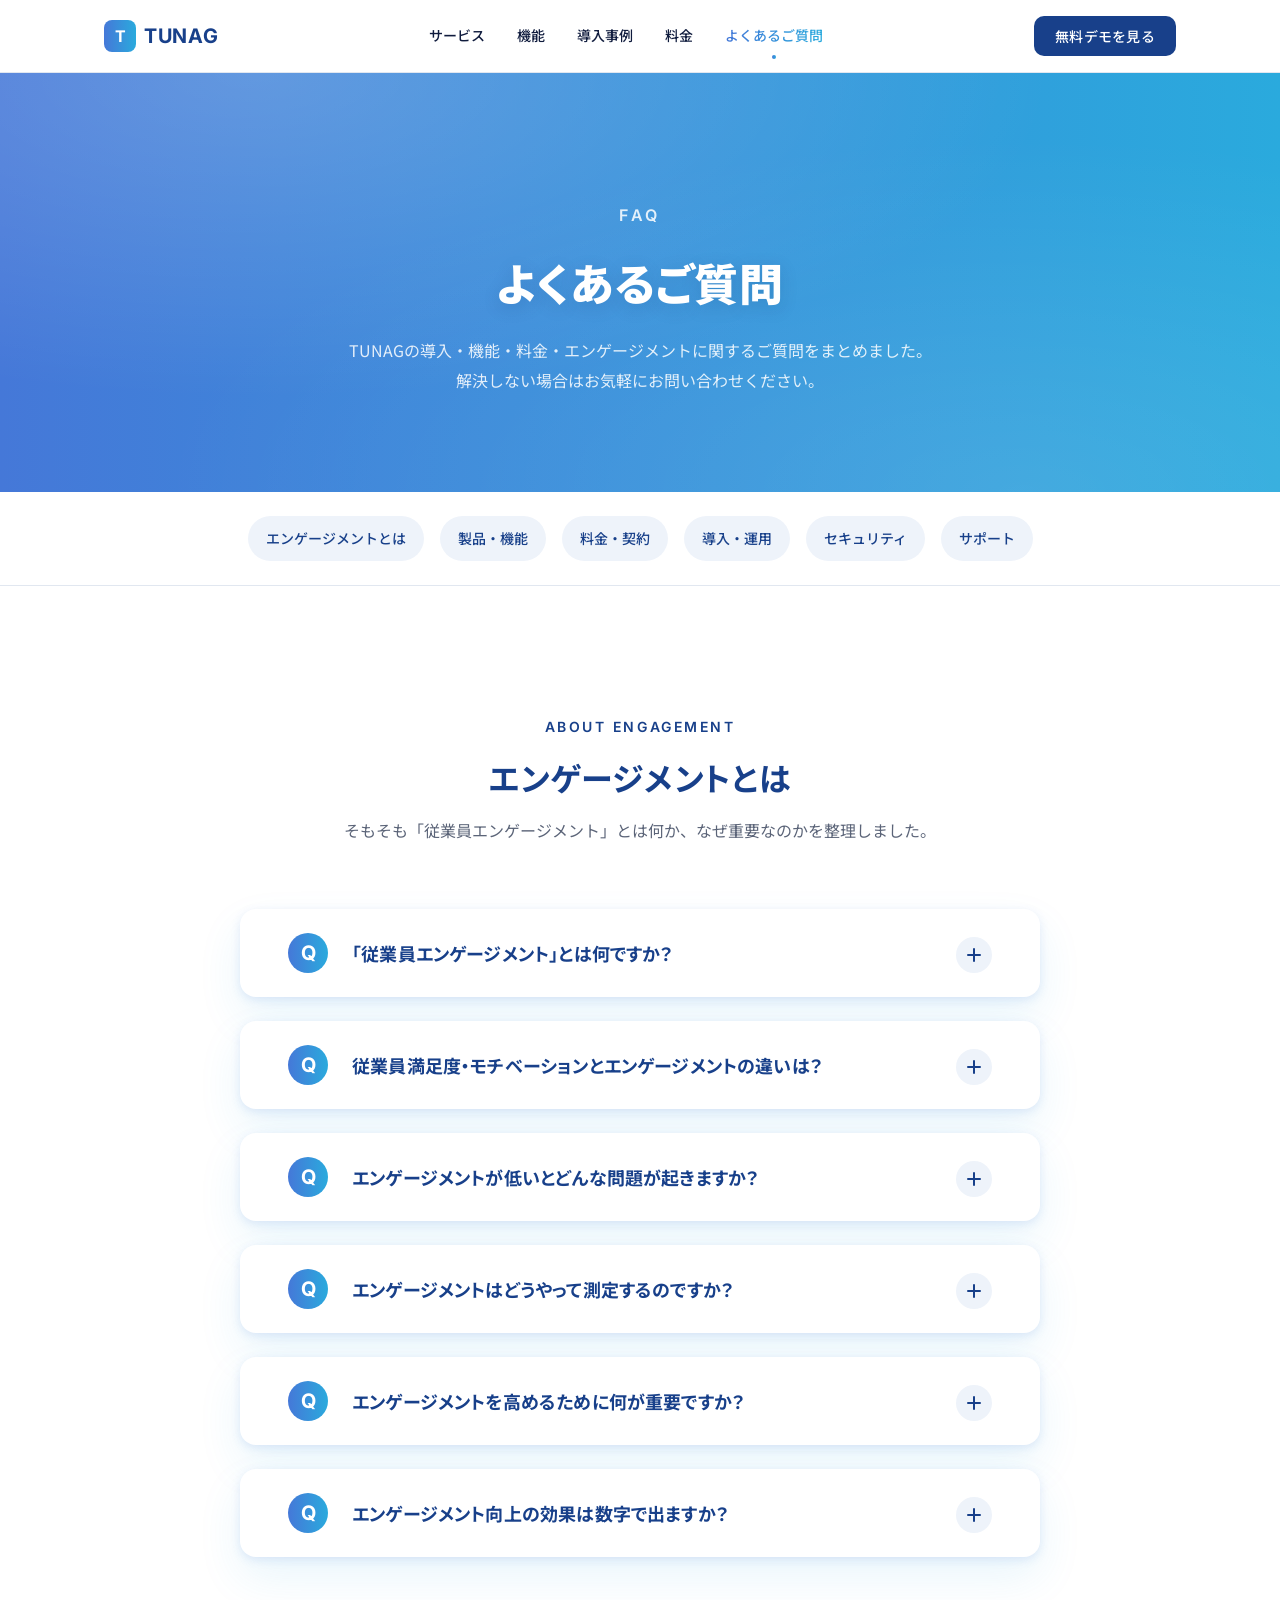
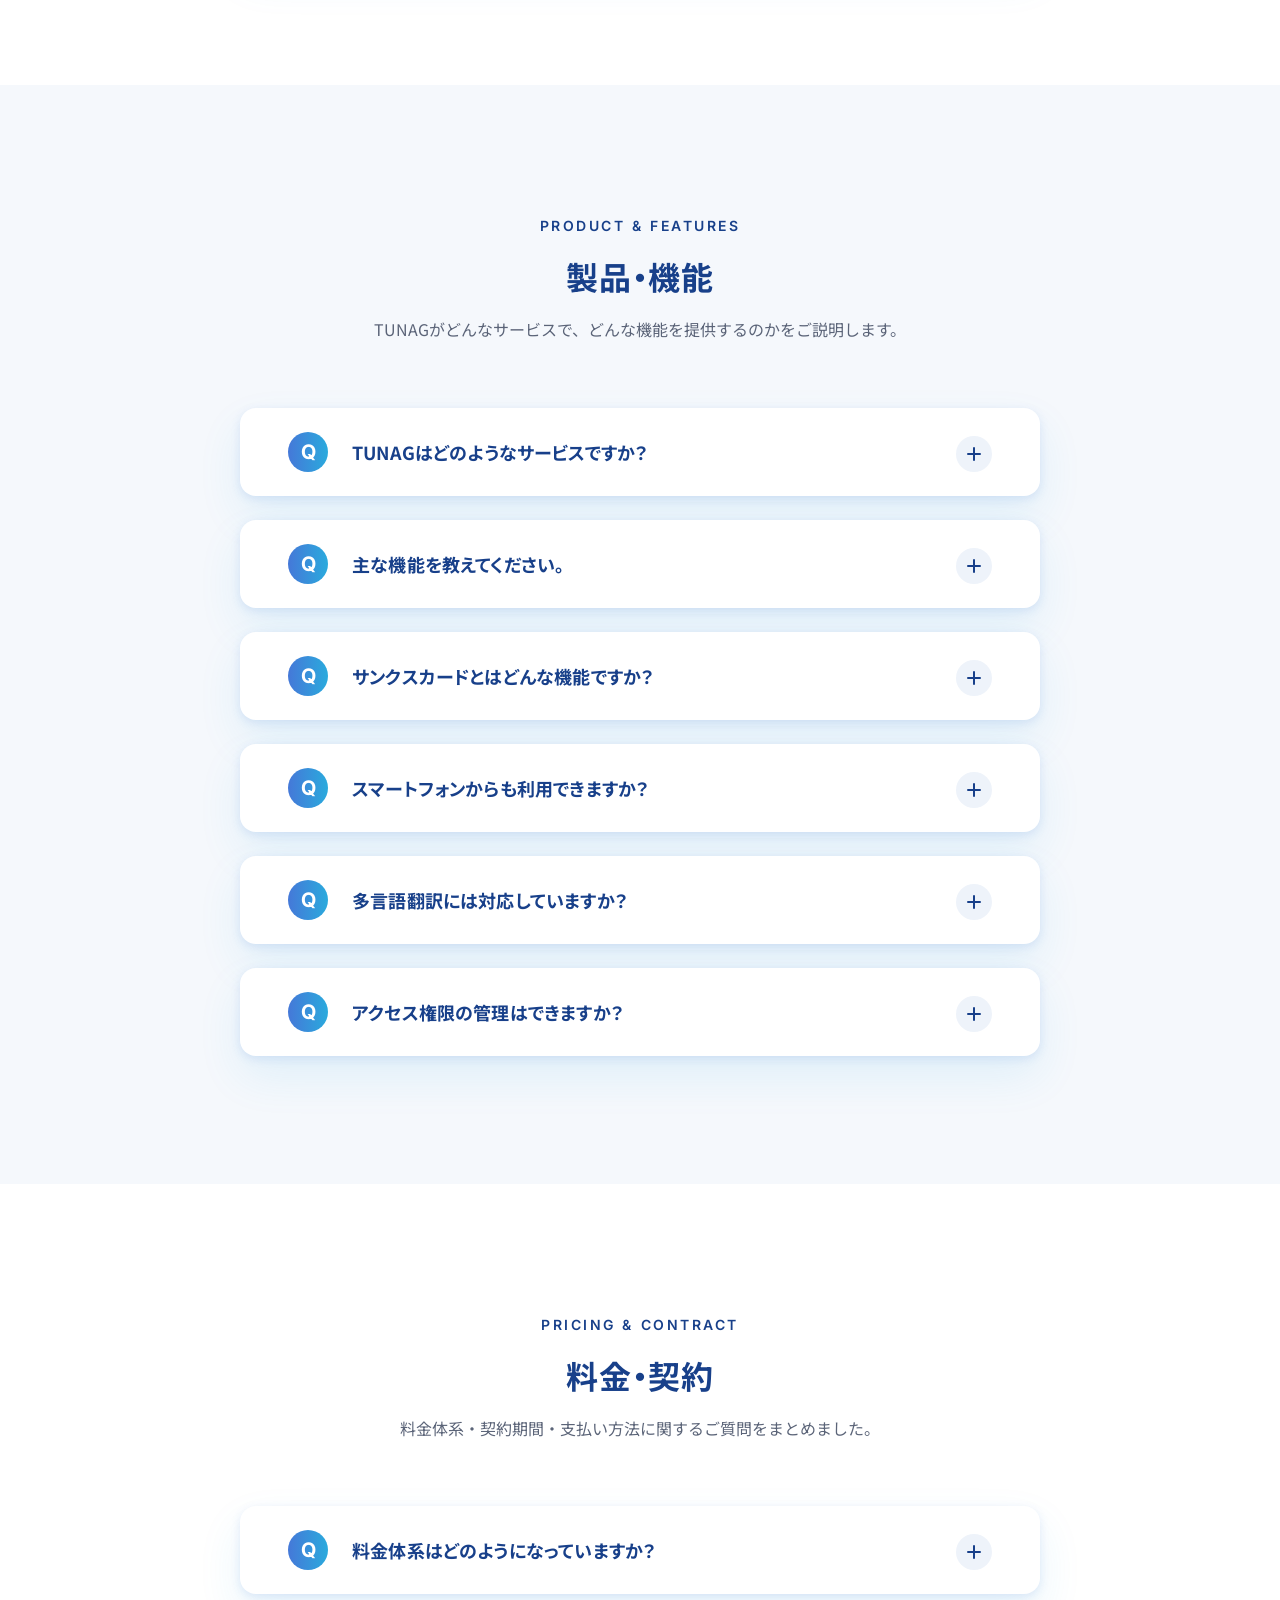
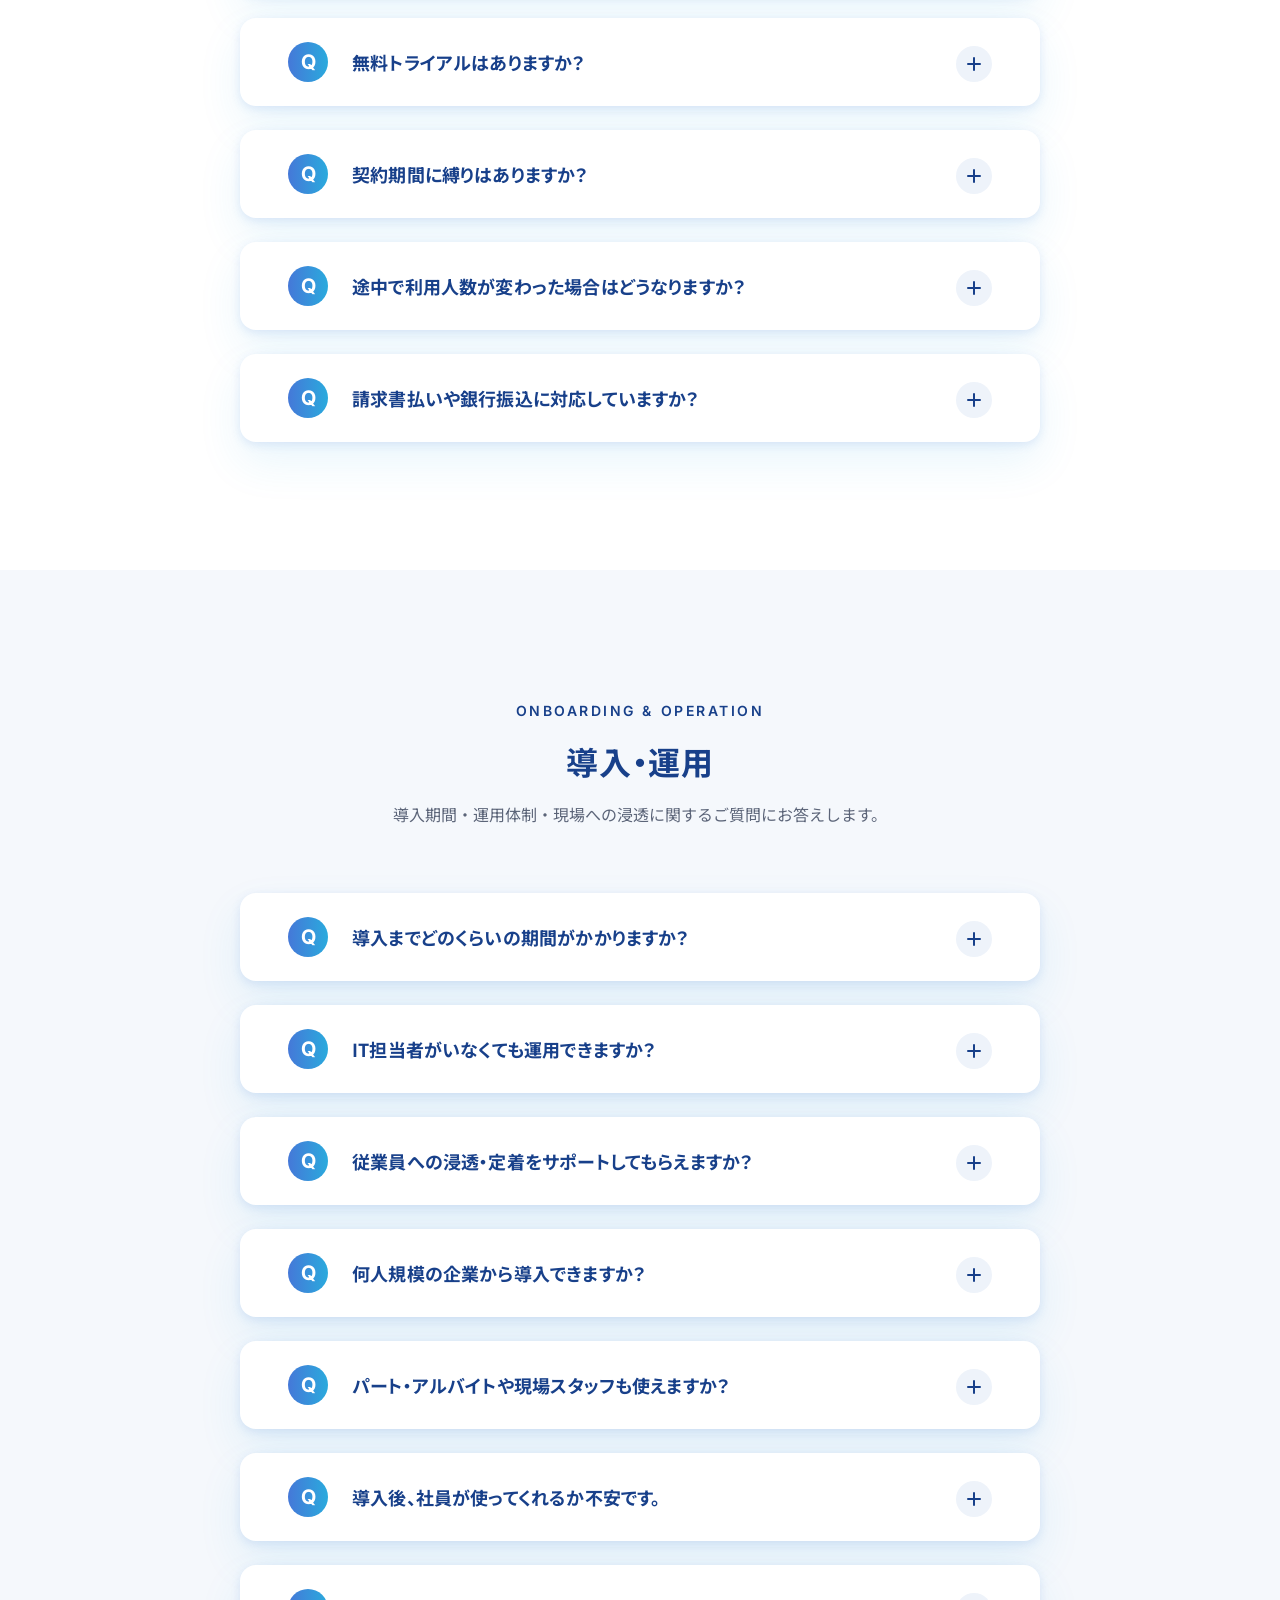
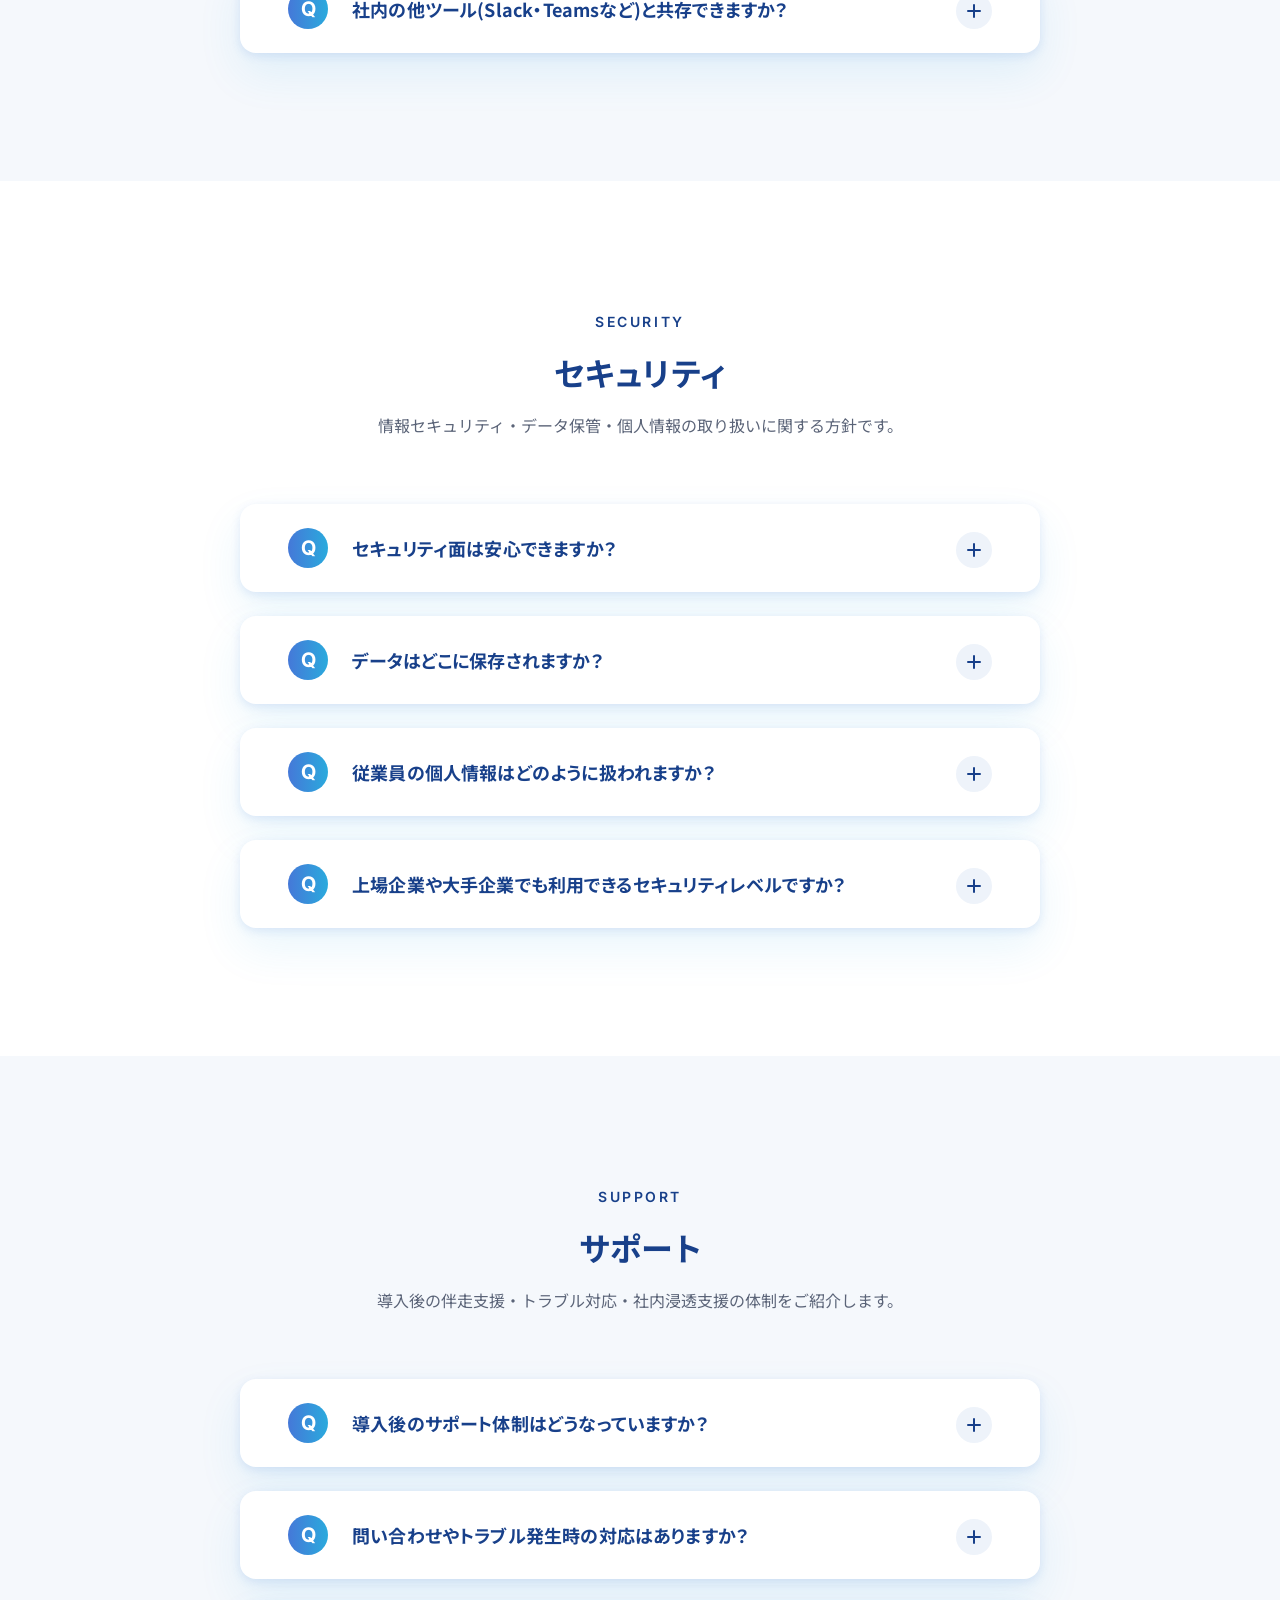
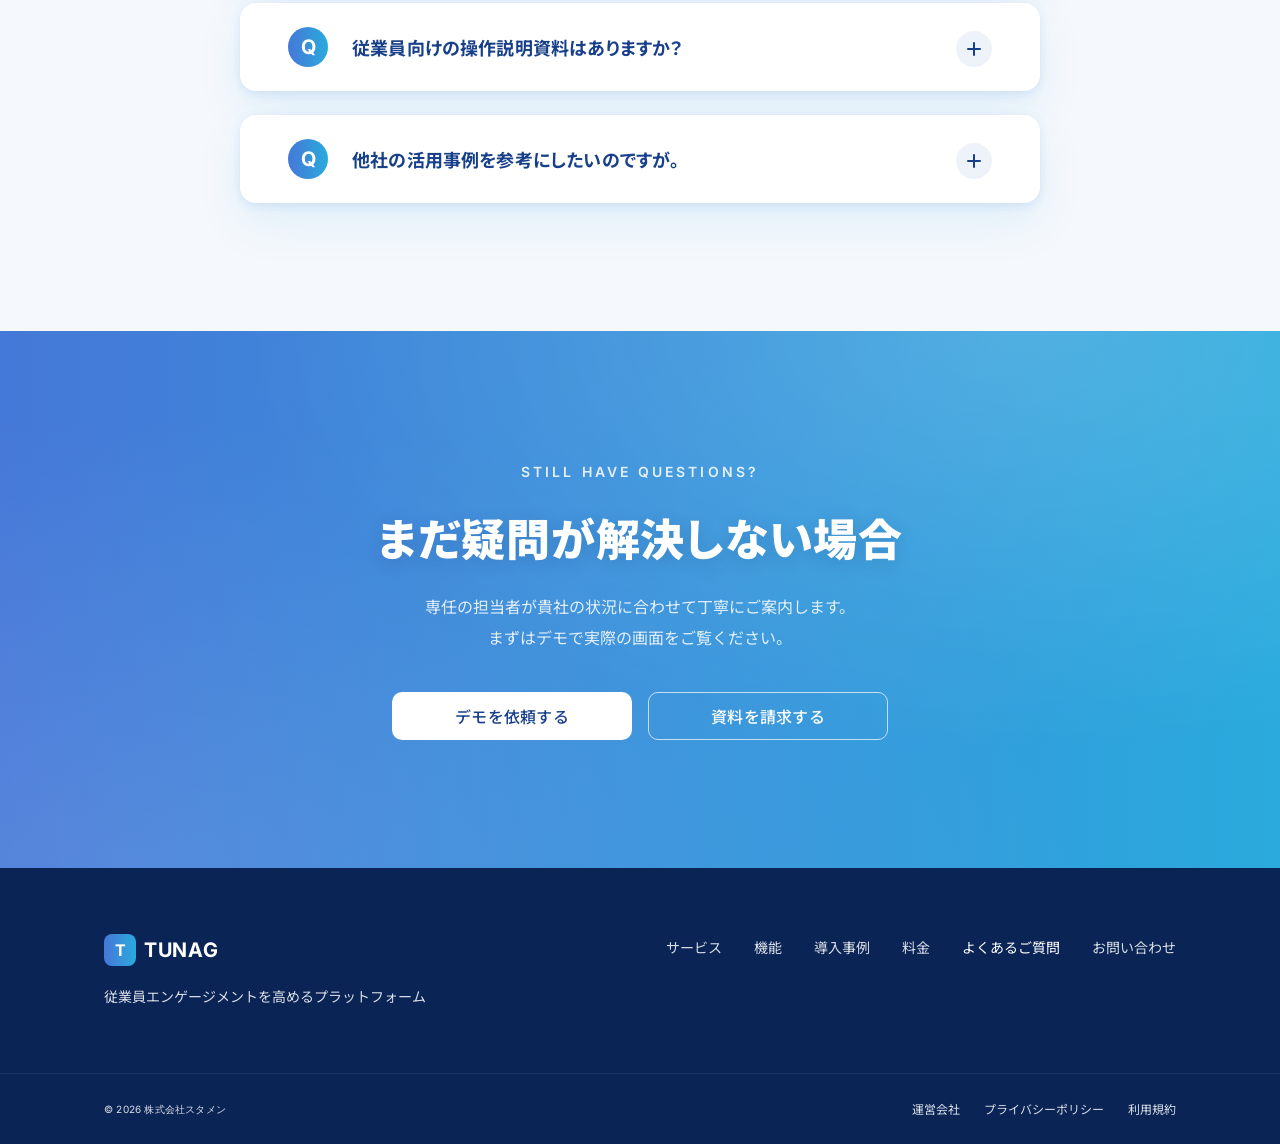
<file: faq/index.html>
<!DOCTYPE html>
<html lang="ja">
<head>
  <meta charset="UTF-8">
  <meta name="viewport" content="width=device-width, initial-scale=1.0">
  <title>よくあるご質問（FAQ）｜TUNAG（ツナグ）</title>
  <meta name="description" content="TUNAG（ツナグ）に寄せられるよくあるご質問をまとめました。エンゲージメント・製品機能・料金・導入運用・セキュリティ・サポートまで、導入検討に必要な疑問にお答えします。">
  <meta name="robots" content="noindex, nofollow, noarchive, nosnippet">

  <link rel="preconnect" href="https://fonts.googleapis.com">
  <link rel="preconnect" href="https://fonts.gstatic.com" crossorigin>
  <link
    href="https://fonts.googleapis.com/css2?family=Inter:wght@400;500;600;700&family=Noto+Sans+JP:wght@400;500;700;900&display=swap"
    rel="stylesheet"
  >
  <link rel="stylesheet" href="style.css">

  <script type="application/ld+json">
  {
    "@context": "https://schema.org",
    "@type": "FAQPage",
    "mainEntity": [
      {
        "@type": "Question",
        "name": "「従業員エンゲージメント」とは何ですか？",
        "acceptedAnswer": {
          "@type": "Answer",
          "text": "従業員エンゲージメントとは、従業員が会社や仕事に対して感じる「つながり」「愛着」「貢献意欲」の度合いを指します。単なる「従業員満足度」とは異なり、「この会社のために頑張りたい」「この仲間と成果を出したい」という自発的な関与の強さを表す概念です。エンゲージメントが高い組織では、生産性・定着率・顧客満足度が高い水準で推移することが多くの研究で示されています。エンゲージメントの高い従業員は、自分の役割を超えて改善提案を行ったり、同僚を主体的にサポートしたりする傾向があります。逆にエンゲージメントの低い従業員は、業務をこなすだけで「言われたことしかやらない」状態に陥りやすく、組織全体の活力にも影響します。TUNAGはこのエンゲージメントを高めるために設計されたプラットフォームです。"
        }
      },
      {
        "@type": "Question",
        "name": "従業員満足度・モチベーションとエンゲージメントの違いは？",
        "acceptedAnswer": {
          "@type": "Answer",
          "text": "3つはよく混同されますが、それぞれ意味も測り方も異なります。従業員満足度は現状の労働環境(給与・福利厚生・人間関係など)への不満がない状態を指し、受動的な指標で「辞めない」理由にはなるが積極的な貢献や改善行動には直結しにくい性質を持ちます。モチベーションは特定の目標達成に向けた一時的な意欲で、報酬・評価・締め切りなど外部要因に左右されやすく、状況が変わると急速に変動します。エンゲージメントは会社・仕事・同僚への継続的な愛着と貢献意欲で、内発的で持続性が高く、組織業績との相関も高い指標です。近年、人的資本経営の流れの中で、組織改善において最も重要な指標として位置づけられているのがエンゲージメントです。"
        }
      },
      {
        "@type": "Question",
        "name": "エンゲージメントが低いとどんな問題が起きますか？",
        "acceptedAnswer": {
          "@type": "Answer",
          "text": "エンゲージメントが低い状態が続くと、離職率の上昇・採用コストの増大、生産性・サービス品質の低下、欠勤・遅刻・消極的行動(クワイエットクイッティング)の増加、顧客対応の質の低下(特に接客・サービス・医療介護など対面業種)、組織文化・心理的安全性の毀損、中堅社員の流出による組織知の喪失といった影響が連鎖的に現れます。米ギャラップ社の調査では、エンゲージメントが低い従業員による経済損失は年間約8.9兆ドル相当(世界GDPの約9%)に上るとされています。特に注意すべきは、エンゲージメントの低下は個人の問題ではなく組織の問題として連鎖する点で、離職が増えると残ったメンバーの負担が増え、さらに離職を生む負のスパイラルに陥りやすくなります。"
        }
      },
      {
        "@type": "Question",
        "name": "エンゲージメントはどうやって測定するのですか？",
        "acceptedAnswer": {
          "@type": "Answer",
          "text": "代表的な測定方法として「パルスサーベイ」があります。これは短い設問(5〜15問程度)を定期的(月1回・週1回など)に実施し、スコアの変化をリアルタイムで追う手法です。年1回の大規模サーベイ(センサス調査)に比べて、変化を素早く検知して打ち手を講じやすいのが大きな特長です。設問例としては「直近1週間で、自分の仕事に意義を感じる場面がありましたか」「上司との関係に満足していますか」のように、短く回答しやすい問いを組み合わせます。TUNAGにもパルスサーベイ機能が搭載されており、配信・集計・スコアの可視化までを自動化できます。部署別・属性別の比較や時系列での推移分析もダッシュボード上で確認できるため、人事部門・現場マネージャー双方が施策の効果を判断しやすくなります。"
        }
      },
      {
        "@type": "Question",
        "name": "エンゲージメントを高めるために何が重要ですか？",
        "acceptedAnswer": {
          "@type": "Answer",
          "text": "研究や国内外の実践事例から、承認・感謝の文化(貢献が見える化され正当に評価される環境)、情報の透明性(経営方針や組織の方向性が全員に伝わっている状態)、心理的安全性(意見を言いやすく挑戦・失敗を歓迎する雰囲気)、つながり感(同僚・上司・会社との良好な関係性)、成長実感(自分が学び成長できていると感じられる機会)の5要素がエンゲージメント向上に効果的とされています。これらの要素は制度を整えるだけでは醸成されず、日々のコミュニケーションや承認の積み重ねが必要です。TUNAGはサンクスカード・社内ニュース・パルスサーベイ・1on1記録など複数機能を組み合わせることで、これらの要素を業務の中で自然に育てていける設計になっています。"
        }
      },
      {
        "@type": "Question",
        "name": "エンゲージメント向上の効果は数字で出ますか？",
        "acceptedAnswer": {
          "@type": "Answer",
          "text": "はい。TUNAGを導入いただいた企業様では、離職率の低下・サーベイスコアの改善・社内コミュニケーション量の増加・自発的な改善提案の増加などの定量的成果が見られています。業種・規模により幅はありますが、導入後6ヶ月〜1年で目に見える変化が現れるケースが多くなっています。ただし効果の出方は組織の状態や活用度によって大きく異なります。経営層のコミットメントが弱い、運用担当者の負荷が高すぎる、現場への浸透が進まないといった要因があると、機能が十分に活かされず効果が限定的になります。そのため導入後のカスタマーサクセスによる継続的な伴走支援が極めて重要です。"
        }
      },
      {
        "@type": "Question",
        "name": "TUNAGはどのようなサービスですか？",
        "acceptedAnswer": {
          "@type": "Answer",
          "text": "TUNAGは、従業員エンゲージメントを高めるためのプラットフォームです。社内コミュニケーションの活性化・情報共有の効率化・組織文化の醸成を通じて、従業員の定着率向上・生産性改善を支援します。開発元の株式会社スタメンは「人と組織の力を高め、持続的な成長を支える」ことをミッションに掲げており、TUNAGはその思想を体現するプロダクトとして設計されています。単なる社内SNSやチャットツールとは異なり、企業独自の制度・施策(表彰、サンクスカード、社内イベント等)を日々運用できる仕組みとして一元管理できる点が大きな特徴です。スマートフォンアプリにも対応しているため、デスクワーク中心のオフィス勤務者だけでなく、店舗・工場・物流・介護・医療といった現場スタッフにも浸透しやすい設計になっています。"
        }
      },
      {
        "@type": "Question",
        "name": "主な機能を教えてください。",
        "acceptedAnswer": {
          "@type": "Answer",
          "text": "TUNAGは社内SNS・掲示板(ニュース・お知らせの配信)、サンクスカード(従業員間の感謝・承認の可視化)、パルスサーベイ(エンゲージメント計測)、電子申請・ワークフロー(業務効率化)、マニュアル・ナレッジ共有、1on1記録・目標管理、管理画面での利用状況レポート・分析を提供します。機能は貴社の課題や優先度に合わせて組み合わせてご利用いただけます。例えばまずはサンクスカードと社内ニュースで社内コミュニケーションを活性化し、半年後にパルスサーベイで効果を計測するといった段階的な活用も一般的です。導入時には貴社の組織課題に合わせた運用設計をカスタマーサクセス担当がご提案します。"
        }
      },
      {
        "@type": "Question",
        "name": "サンクスカードとはどんな機能ですか？",
        "acceptedAnswer": {
          "@type": "Answer",
          "text": "サンクスカードは、従業員同士が感謝や称賛を贈り合える機能です。「助けてもらった」「素晴らしい対応だった」「学ばせてもらった」という瞬間を見える化することで、日常の中に承認文化を根付かせます。海外では「ピアレコグニション(同僚同士の承認)」と呼ばれ、エンゲージメント施策の中核として位置づけられています。心理学的にも、上司からの一方通行の評価より、同僚や他部署からの承認の方がエンゲージメント向上への寄与が大きいことが分かっています。送受信の履歴は管理者が確認でき、活躍人材の把握や評価制度との連携にも活用できます。一部企業では月次のMVP表彰や四半期の「ありがとう大賞」といった社内イベントとも連動させ、サンクスカードの活用文化を組織として後押ししています。"
        }
      },
      {
        "@type": "Question",
        "name": "スマートフォンからも利用できますか？",
        "acceptedAnswer": {
          "@type": "Answer",
          "text": "はい、iOS・Androidいずれにも対応したモバイルアプリをご提供しています。店舗スタッフ・工場勤務者・配送ドライバー・介護スタッフなど、PCを日常的に使わない従業員にもスムーズにご利用いただけます。モバイルアプリは「直感的に操作できる」ことを最優先に設計されており、ITリテラシーの差が大きい職場でも導入のハードルが低いのが特長です。プッシュ通知による即時情報伝達も可能で、緊急の社内連絡や経営からのメッセージを確実に届けられます。オフィス勤務者と現場スタッフが同じプラットフォームで情報を共有できることで、本社と現場の温度差が解消され、組織の一体感が育ちやすくなります。小売・飲食・物流・介護といった現場が主体の業種で特に高い効果が見られています。"
        }
      },
      {
        "@type": "Question",
        "name": "多言語翻訳には対応していますか？",
        "acceptedAnswer": {
          "@type": "Answer",
          "text": "外国籍従業員が多い企業様からのご要望に対応できるよう、ユーザー側で多言語翻訳を簡単にできる機能を搭載しています。投稿された日本語のメッセージを各ユーザーの設定言語に切り替えて表示できるため、言語の壁を越えたコミュニケーションが可能です。近年、製造・物流・宿泊・外食・介護といった業種では外国籍スタッフの比率が高まっており、日本語掲示板を読めない・重要なお知らせが伝わらないという課題が顕在化しています。TUNAGの翻訳機能は、こうした多国籍チームの情報格差を解消する手段として活用されています。対応言語の詳細やUI仕様については、営業担当までお問い合わせください。"
        }
      },
      {
        "@type": "Question",
        "name": "アクセス権限の管理はできますか？",
        "acceptedAnswer": {
          "@type": "Answer",
          "text": "はい。部署・役職・雇用形態・拠点など、組織構造に応じて閲覧・投稿・管理の権限を細かく設定できます。例えば、パート・アルバイトには一部機能のみ表示する、特定部門のみが閲覧できる専用チャンネルを開放する、店長以上のみが管理画面にアクセスできるようにする、といった柔軟な運用が可能です。権限設計は情報セキュリティ・コンプライアンスの観点でも重要です。本社の経営方針や人事情報はマネジメント層のみに、現場の業務連絡は店舗単位で、といった階層的な情報管理ができるため、不要な情報露出や混乱を防ぎます。組織変更や人事異動が発生した際にも、権限設定を一括変更できる管理画面が用意されています。"
        }
      },
      {
        "@type": "Question",
        "name": "料金体系はどのようになっていますか？",
        "acceptedAnswer": {
          "@type": "Answer",
          "text": "TUNAGは月額費用＋初期費用の構成です。月額費用は従業員数・利用機能・サポート内容によって変動し、初期費用は組織設定・データ移行・運用設計支援などに充当されます。明確な料金表を非公開にしている理由は、貴社の課題感・組織規模・活用したい機能の組み合わせによって最適なプランが大きく変わるためです。「まずはコミュニケーション活性化から始めたい」「全社員のエンゲージメント計測を一気通貫で実施したい」といった目的の違いで推奨構成が異なります。詳細はお問い合わせまたは見積もり依頼にてご案内しています。ヒアリング内容に基づき、最適なプラン構成と概算費用をご提示します。"
        }
      },
      {
        "@type": "Question",
        "name": "無料トライアルはありますか？",
        "acceptedAnswer": {
          "@type": "Answer",
          "text": "無料デモをご用意しています。実際の管理画面・モバイルアプリをご覧いただきながら、貴社の課題や活用イメージを具体的にすり合わせていきます。デモ時間は通常30分〜1時間程度で、オンライン(Zoom等)・対面の両方に対応しています。デモでは単に機能を見せるだけでなく、貴社の業種・規模に近い活用事例の紹介、想定される運用フローの提案、社内検討に必要な資料(料金イメージ、導入スケジュール案等)のお渡しまで含めて行います。「導入後の運用がイメージできた」とお声をいただくことが多いステップです。まずはデモ依頼フォームよりお申し込みください。"
        }
      },
      {
        "@type": "Question",
        "name": "契約期間に縛りはありますか？",
        "acceptedAnswer": {
          "@type": "Answer",
          "text": "基本は年間契約となります。SaaSの運用安定性、カスタマーサクセス支援の継続性、料金算定の合理性を担保するため、年単位での契約形態をお願いしています。更新タイミングが近づくと、利用状況・効果検証のレビューミーティングを実施し、次年度の活用方針や契約条件をすり合わせます。解約に関するルール(予告期間、データ移行)についても契約時に明記してご説明しますのでご安心ください。"
        }
      },
      {
        "@type": "Question",
        "name": "途中で利用人数が変わった場合はどうなりますか？",
        "acceptedAnswer": {
          "@type": "Answer",
          "text": "契約期間中に従業員数が増減した場合も、柔軟に対応しています。新卒入社・中途採用による増員、退職や事業譲渡による減員のいずれにも対応可能で、組織の動きに合わせた運用ができます。増員・減員のタイミングや費用の調整方法、追加課金の発生条件については契約時に詳細をご確認ください。M&Aやグループ会社統合など組織構造そのものが変わるケースでも、専任担当が個別にご相談に応じます。急な組織変更や急成長フェーズにある企業様でもご利用いただきやすい体制を整えています。"
        }
      },
      {
        "@type": "Question",
        "name": "請求書払いや銀行振込に対応していますか？",
        "acceptedAnswer": {
          "@type": "Answer",
          "text": "はい、請求書払い・銀行振込に対応しています。経理部門の手続き要件(支払いサイト、締め日、振込先口座、適格請求書発行事業者番号等)に合わせた対応が可能です。支払いサイクルは月次・年次一括などの選択肢があり、貴社の経理運用に合わせて設定できます。請求書は電子発行・郵送いずれにも対応しており、電子帳簿保存法・インボイス制度への対応も万全です。ご希望の支払い方法・条件をお知らせいただければ、詳細を担当者よりご案内いたします。"
        }
      },
      {
        "@type": "Question",
        "name": "導入までどのくらいの期間がかかりますか？",
        "acceptedAnswer": {
          "@type": "Answer",
          "text": "一般的には契約後1〜2ヶ月でご利用開始いただけます。標準的なスケジュールはキックオフ→組織・従業員データの整備→設定カスタマイズ→管理者トレーニング→全社ローンチという流れです。期間が前後する要因としては、従業員データの整備状況、組織構造(グループ会社・拠点数)の複雑さ、独自の制度・ワークフロー要件の有無、社内承認プロセスの長さなどがあります。お急ぎのケースでは最短数週間での立ち上げ実績もありますが、定着を考えると1〜2ヶ月かけて丁寧に準備する方が成功率は高くなります。専任のカスタマーサクセス担当が伴走し、導入計画の作成・社内告知・マネジメント層の巻き込みまで支援します。"
        }
      },
      {
        "@type": "Question",
        "name": "IT担当者がいなくても運用できますか？",
        "acceptedAnswer": {
          "@type": "Answer",
          "text": "はい。専門的なITスキルがなくても運用できる設計です。管理画面はシンプルかつ直感的に操作でき、人事・総務・広報といった非IT部門が主体的に運用しているお客様が多くいらっしゃいます。SaaS型のためサーバー管理やバージョンアップ作業は不要で、新機能や改善も自動で適用されます。設定変更や運用相談が必要な場合は、カスタマーサクセス担当・サポート窓口にご相談いただければ、ITに詳しくないご担当者でも安心して進められます。「現場の声を一番拾える人事担当者」が運用主体になることで、機能ありきではなく組織課題に即した活用が実現しやすくなります。"
        }
      },
      {
        "@type": "Question",
        "name": "従業員への浸透・定着をサポートしてもらえますか？",
        "acceptedAnswer": {
          "@type": "Answer",
          "text": "はい。導入後の利活用支援はTUNAGが最も力を入れている領域の一つです。カスタマーサクセス担当による定期レビュー(月次・四半期)、利用状況レポートの共有、改善提案、活用事例の共有会など、複数のサポートメニューをご用意しています。具体的には、社内周知用の告知素材テンプレート、管理者向けの活用ガイド、従業員向けのはじめてガイド、社内アンバサダー育成ノウハウなどをご提供します。さらに「立ち上げ3ヶ月」「半年経過」「1年経過」といった節目で重点支援テーマを設定し、フェーズに応じた打ち手を伴走しながら実行します。ツールを「導入して終わり」にせず、組織変革の手段として根付かせるところまで一貫してご支援する体制です。"
        }
      },
      {
        "@type": "Question",
        "name": "何人規模の企業から導入できますか？",
        "acceptedAnswer": {
          "@type": "Answer",
          "text": "数十名規模の中小企業から、数万名規模の大企業まで幅広くご利用いただいています。企業規模・業種・雇用形態の多様性に関わらず、組織のつながりを強化したいというニーズにお応えできます。中小企業では「経営層の想いを直接届けられる」「全社員の顔が見える」というメリットを活かしたコンパクトな運用が有効です。一方、大企業では「グループ全体の文化醸成」「拠点間・部門間のサイロ解消」「経営から現場への一貫したメッセージ伝達」といった大規模ならではの課題に向けた活用が進みます。組織規模・成長フェーズに応じて、最適な活用設計をカスタマーサクセス担当がご提案します。"
        }
      },
      {
        "@type": "Question",
        "name": "パート・アルバイトや現場スタッフも使えますか？",
        "acceptedAnswer": {
          "@type": "Answer",
          "text": "はい、TUNAGの強みのひとつです。スマートフォンアプリで直感的に操作できるため、PCを持たない現場スタッフ・シフト勤務の方にも広く活用いただいています。小売・飲食・物流・介護・医療・宿泊などの業種で導入実績が豊富です。現場業種ならではの活用例としては、店舗ごとのシフト共有・連絡事項の周知、本社からの新商品情報や販促キャンペーン告知、現場マネージャーから本社へのフィードバック、優秀店舗の事例共有などがあります。「本社からの一方通行」ではなく「現場発信」のコミュニケーションが生まれることで、現場スタッフのエンゲージメント向上にも直結します。スマートフォンを業務支給していない場合の運用方法についても、導入時にご相談いただけます。"
        }
      },
      {
        "@type": "Question",
        "name": "導入後、社員が使ってくれるか不安です。",
        "acceptedAnswer": {
          "@type": "Answer",
          "text": "多くのお客様が導入前に最初に感じる不安です。新しいツールを入れても「結局誰も使わない」状態になることへの懸念は当然のものですが、TUNAGでは「使いたくなる仕組み」を重視した運用設計でこの課題に向き合っています。具体的な打ち手としては、サンクスカードや社内ニュースなど日常的に触れる機能から立ち上げて自然な利用習慣を形成する、経営層・幹部の主体的な発信で「ここに重要な情報がある」という認知をつくる、立ち上げ初期に成功体験を全員が経験できるよう設計する、といったアプローチを取ります。また、管理者向けに利用促進の具体的なアクションプランもご提案します。導入企業の多くが、立ち上げ3ヶ月で利用率が安定軌道に乗っています。"
        }
      },
      {
        "@type": "Question",
        "name": "社内の他ツール（Slack・Teamsなど）と共存できますか？",
        "acceptedAnswer": {
          "@type": "Answer",
          "text": "はい。SlackやMicrosoft Teamsは業務連絡・即時コミュニケーションに特化したツールであるのに対し、TUNAGは組織文化の醸成・エンゲージメントの可視化・全社的な情報発信に強みを持ちます。役割が明確に異なるため、併用いただくケースがほとんどです。役割分担の典型例としては、Slack/Teamsを日々のチャット・タスク管理に、TUNAGを全社向けの理念浸透・サンクスカード・パルスサーベイ・社内イベント告知に使う形です。Slack/Teamsは部門・チーム単位で閉じがちですが、TUNAGは全社・全現場を横断する場として機能します。それぞれのツールの最適な使い分けについては、貴社の現状ヒアリングの上で導入時にご提案します。"
        }
      },
      {
        "@type": "Question",
        "name": "セキュリティ面は安心できますか？",
        "acceptedAnswer": {
          "@type": "Answer",
          "text": "TUNAGはISO 27001(情報セキュリティマネジメントシステム)の認証取得をはじめ、通信の暗号化(TLS)・アクセス権限管理・定期的な脆弱性診断・アクセスログ監視など、厳格なセキュリティ体制を整えています。エンタープライズ要件にも対応しており、SSO(SAML)連携、IPアドレス制限、二要素認証、不正アクセス検知などのオプション機能をご利用いただけます。情報セキュリティ部門・情報システム部門による社内審査に必要なドキュメント(セキュリティチェックシート、ホワイトペーパー等)もご提供可能です。社内規定の厳しい上場企業・金融関連企業・公共系企業様にも導入実績がございます。"
        }
      },
      {
        "@type": "Question",
        "name": "データはどこに保存されますか？",
        "acceptedAnswer": {
          "@type": "Answer",
          "text": "データは国内のデータセンターに保存されます。海外サーバーへの転送は行わず、データの所在地を明確化することで、国内法・規制への適合を確実なものにしています。定期的な自動バックアップも実施しており、万が一の障害・災害時にも迅速な復旧が可能な体制を整えています。データセンター自体も物理セキュリティ・冗長化・電源設備・耐震設計を備えた施設を選定しており、事業継続性(BCP)の観点でも安心してご利用いただけます。詳細な技術仕様(暗号化方式、バックアップ頻度、復旧目標時間等)はセキュリティホワイトペーパーでご確認いただけます。"
        }
      },
      {
        "@type": "Question",
        "name": "従業員の個人情報はどのように扱われますか？",
        "acceptedAnswer": {
          "@type": "Answer",
          "text": "個人情報の取り扱いはプライバシーポリシーおよび個人情報保護法に基づき厳格に管理しています。従業員データは契約企業の資産として取り扱い、第三者への提供・広告利用・他社サービスへの転用は一切行いません。社内の運用面でも、個人情報にアクセスできる担当者を限定し、アクセスログを取得・監査する体制を整えています。退会・解約時のデータ削除、保管期間、削除リクエスト対応についても明確な手続きをご用意しています。機微情報(マイナンバー等)をTUNAG上で扱う運用は推奨しておらず、人事システムとの役割分担についても導入時にご相談いただけます。"
        }
      },
      {
        "@type": "Question",
        "name": "上場企業や大手企業でも利用できるセキュリティレベルですか？",
        "acceptedAnswer": {
          "@type": "Answer",
          "text": "はい。上場企業・大手企業への導入実績もあり、情報セキュリティに関する社内審査・チェックリスト対応のご支援も可能です。J-SOX対応や内部統制要件、グループ会社をまたぐ運用要件など、エンタープライズならではのご要望にも対応してきた経験があります。監査ログの保存・抽出、SLA(サービス水準合意)、サポート対応時間、データセンター選定基準といった、企業審査で問われやすい項目について、必要な情報をまとめてご提供します。情報システム部門・法務部門・監査部門など、複数部署からの質問にも回答可能な体制を整えていますので、まずはお気軽にお問い合わせください。"
        }
      },
      {
        "@type": "Question",
        "name": "導入後のサポート体制はどうなっていますか？",
        "acceptedAnswer": {
          "@type": "Answer",
          "text": "専任のカスタマーサクセス担当がつき、定期的なミーティング(月次〜四半期)・利用状況レポートの共有・改善提案を行います。ツールの提供にとどまらず、「組織改善の伴走パートナー」としてご支援することを大切にしています。サポート内容はフェーズによって変化します。立ち上げ期は浸透施策と運用ルール整備、定着期は活用度向上とKPIモニタリング、拡大期はグループ会社展開や新たな施策設計、といった形で、貴社の進捗に合わせた支援テーマを設定します。経営層向けのレポーティングや、社内勉強会・全社員向けセミナーへの参加など、組織内でTUNAGの活用を広めるためのサポートも柔軟に対応します。"
        }
      },
      {
        "@type": "Question",
        "name": "問い合わせやトラブル発生時の対応はありますか？",
        "acceptedAnswer": {
          "@type": "Answer",
          "text": "メール・チャットでのサポート窓口を設けています。平日営業時間内に対応しており、緊急度の高いトラブル(ログイン不可、機能停止など)については優先対応の仕組みも整えています。一般的なお問い合わせは数時間〜1営業日以内のご返信を目安としています。よくある操作・設定に関する質問は、ヘルプセンター(オンラインドキュメント・動画マニュアル)でも解決できるようコンテンツを継続的に拡充しています。サポート窓口に問い合わせる前にご自身で解決できるケースも多く、運用担当者の負担軽減につながります。サービス全体に影響する障害が発生した場合は、ステータスページや個別連絡で速やかに状況をご報告し、復旧後には原因と再発防止策を共有します。"
        }
      },
      {
        "@type": "Question",
        "name": "従業員向けの操作説明資料はありますか？",
        "acceptedAnswer": {
          "@type": "Answer",
          "text": "はい。管理者向けの詳細マニュアルに加え、従業員向けのはじめてガイド・社内周知用テンプレート・動画チュートリアルもご用意しています。テキスト・図解・動画など複数の形式を組み合わせることで、ITリテラシーの差が大きい組織でも全員が迷わず使い始められるようにしています。自社のブランドに合わせたカスタマイズ(ロゴ差し替え、社名表記、独自の利用ルール追記等)も可能です。導入時の社内告知メールのテンプレート、初回ログイン時の説明スライド、現場マネージャー向けの利用促進トーク例など、現場で実際に使える素材を網羅的に提供しています。定期的に資料は更新されており、新機能リリース時には追加コンテンツが配布されます。"
        }
      },
      {
        "@type": "Question",
        "name": "他社の活用事例を参考にしたいのですが。",
        "acceptedAnswer": {
          "@type": "Answer",
          "text": "業種・規模別の導入事例をウェブサイトおよびダウンロード資料でご紹介しています。同業他社や類似規模の企業がどのような課題からTUNAGを導入し、どのような活用方法で、どのような成果を上げているかをご確認いただけます。公開事例だけでなく、ヒアリング内容に応じて非公開の参考事例(個社情報を伏せた活用例)もご紹介可能です。「自社と近い業種・規模の事例を見たい」「特定の機能の活用パターンを知りたい」といったリクエストにも、営業担当・カスタマーサクセス担当が個別に対応します。導入企業向けのコミュニティイベント・活用共有会も定期的に開催しており、導入後はそうした場を通じて他社の実践知を継続的にキャッチアップしていただけます。"
        }
      }
    ]
  }
  </script>
</head>
<body>

<header class="l-header">
  <div class="l-container l-header__inner">
    <a href="/" class="c-brand" aria-label="TUNAG ホームへ">
      <span class="c-brand__mark" aria-hidden="true">T</span>
      <span class="c-brand__name">TUNAG</span>
    </a>
    <nav class="c-nav" aria-label="グローバルナビゲーション">
      <ul class="c-nav__list">
        <li class="c-nav__item"><a class="c-nav__link" href="/service/">サービス</a></li>
        <li class="c-nav__item"><a class="c-nav__link" href="/features/">機能</a></li>
        <li class="c-nav__item"><a class="c-nav__link" href="/case/">導入事例</a></li>
        <li class="c-nav__item"><a class="c-nav__link" href="/pricing/">料金</a></li>
        <li class="c-nav__item"><a class="c-nav__link c-nav__link--current" href="/faq/" aria-current="page">よくあるご質問</a></li>
      </ul>
    </nav>
    <a href="#contact" class="c-button c-button--primary c-button--compact">無料デモを見る</a>
  </div>
</header>

<main>

  <section class="p-faq-hero">
    <div class="l-container p-faq-hero__inner">
      <p class="p-faq-hero__eyebrow">FAQ</p>
      <h1 class="p-faq-hero__title">よくあるご質問</h1>
      <p class="p-faq-hero__lead">
        TUNAGの導入・機能・料金・エンゲージメントに関するご質問をまとめました。<br>
        解決しない場合はお気軽にお問い合わせください。
      </p>
    </div>
  </section>

  <nav class="p-faq-nav" aria-label="カテゴリナビゲーション">
    <div class="l-container">
      <ul class="p-faq-nav__list">
        <li class="p-faq-nav__item"><a class="p-faq-nav__link" href="#engagement">エンゲージメントとは</a></li>
        <li class="p-faq-nav__item"><a class="p-faq-nav__link" href="#product">製品・機能</a></li>
        <li class="p-faq-nav__item"><a class="p-faq-nav__link" href="#pricing">料金・契約</a></li>
        <li class="p-faq-nav__item"><a class="p-faq-nav__link" href="#onboarding">導入・運用</a></li>
        <li class="p-faq-nav__item"><a class="p-faq-nav__link" href="#security">セキュリティ</a></li>
        <li class="p-faq-nav__item"><a class="p-faq-nav__link" href="#support">サポート</a></li>
      </ul>
    </div>
  </nav>

  <section class="l-section p-faq" id="engagement">
    <div class="l-container">
      <header class="c-section-head">
        <p class="c-section-head__eyebrow">About Engagement</p>
        <h2 class="c-section-head__title">エンゲージメントとは</h2>
        <p class="c-section-head__lead">そもそも「従業員エンゲージメント」とは何か、なぜ重要なのかを整理しました。</p>
      </header>

      <div class="p-faq__list">

        <details class="p-faq__item">
          <summary class="p-faq__question">
            <span class="p-faq__mark p-faq__mark--q" aria-hidden="true">Q</span>
            <h3 class="p-faq__text">「従業員エンゲージメント」とは何ですか？</h3>
            <span class="p-faq__toggle" aria-hidden="true"></span>
          </summary>
          <div class="p-faq__answer">
            <div class="p-faq__answer-inner">
              <span class="p-faq__mark p-faq__mark--a" aria-hidden="true">A</span>
              <div class="p-faq__body">
                <p>従業員エンゲージメントとは、<strong>従業員が会社や仕事に対して感じる「つながり」「愛着」「貢献意欲」の度合い</strong>を指します。単なる「従業員満足度」とは異なり、「この会社のために頑張りたい」「この仲間と成果を出したい」という自発的な関与の強さを表す概念です。エンゲージメントが高い組織では、生産性・定着率・顧客満足度が高い水準で推移することが多くの研究で示されています。</p>
                <p>具体的には、エンゲージメントの高い従業員は、自分の役割を超えて改善提案を行ったり、同僚を主体的にサポートしたりする傾向があります。逆にエンゲージメントの低い従業員は、業務をこなすだけで「言われたことしかやらない」状態に陥りやすく、組織全体の活力にも影響します。</p>
                <blockquote class="p-faq__quote">TUNAGはこのエンゲージメントを高めるために設計されたプラットフォームです。「制度・施策の運用基盤」と「日常の承認・コミュニケーション」を一体化することで、エンゲージメントを継続的に向上させていきます。</blockquote>
              </div>
            </div>
          </div>
        </details>

        <details class="p-faq__item">
          <summary class="p-faq__question">
            <span class="p-faq__mark p-faq__mark--q" aria-hidden="true">Q</span>
            <h3 class="p-faq__text">従業員満足度・モチベーションとエンゲージメントの違いは？</h3>
            <span class="p-faq__toggle" aria-hidden="true"></span>
          </summary>
          <div class="p-faq__answer">
            <div class="p-faq__answer-inner">
              <span class="p-faq__mark p-faq__mark--a" aria-hidden="true">A</span>
              <div class="p-faq__body">
                <p>3つはよく混同されますが、それぞれ意味も測り方も異なります。</p>
                <ul>
                  <li><strong>従業員満足度</strong>:現状の労働環境(給与・福利厚生・人間関係など)への不満がない状態。受動的な指標で、「辞めない」理由にはなるが、積極的な貢献や改善行動には直結しにくい</li>
                  <li><strong>モチベーション</strong>:特定の目標達成に向けた一時的な意欲。報酬・評価・締め切りなど外部要因に左右されやすく、状況が変わると急速に変動する</li>
                  <li><strong>エンゲージメント</strong>:会社・仕事・同僚への継続的な愛着と貢献意欲。内発的で持続性が高く、組織業績との相関が高い</li>
                </ul>
                <p>近年、人的資本経営や開示義務の流れの中で、組織改善において最も重要な指標として位置づけられているのがエンゲージメントです。従業員満足度を上げても自発的な行動につながらないケースが多いことが分かってきており、「満足から関与へ」という発想の転換が広がっています。</p>
              </div>
            </div>
          </div>
        </details>

        <details class="p-faq__item">
          <summary class="p-faq__question">
            <span class="p-faq__mark p-faq__mark--q" aria-hidden="true">Q</span>
            <h3 class="p-faq__text">エンゲージメントが低いとどんな問題が起きますか？</h3>
            <span class="p-faq__toggle" aria-hidden="true"></span>
          </summary>
          <div class="p-faq__answer">
            <div class="p-faq__answer-inner">
              <span class="p-faq__mark p-faq__mark--a" aria-hidden="true">A</span>
              <div class="p-faq__body">
                <p>エンゲージメントが低い状態が続くと、組織には次のような影響が連鎖的に現れます。</p>
                <ul>
                  <li>離職率の上昇・採用コストの増大</li>
                  <li>生産性・サービス品質の低下</li>
                  <li>欠勤・遅刻・消極的行動(クワイエットクイッティング)の増加</li>
                  <li>顧客対応の質の低下(特に接客・サービス・医療介護など対面業種)</li>
                  <li>組織文化・心理的安全性の毀損</li>
                  <li>中堅社員の流出による組織知の喪失</li>
                </ul>
                <p>米ギャラップ社の調査では、エンゲージメントが低い従業員による経済損失は<strong>年間約8.9兆ドル相当</strong>(世界GDPの約9%)に上るとされています。</p>
                <p>特に注意すべきは、エンゲージメントの低下は「個人の問題」ではなく「組織の問題」として連鎖する点です。離職が増えると残ったメンバーの負担が増え、さらに離職を生む負のスパイラルに陥りやすくなります。早期に兆候をキャッチして手を打てるかどうかが、組織体力に直結します。</p>
              </div>
            </div>
          </div>
        </details>

        <details class="p-faq__item">
          <summary class="p-faq__question">
            <span class="p-faq__mark p-faq__mark--q" aria-hidden="true">Q</span>
            <h3 class="p-faq__text">エンゲージメントはどうやって測定するのですか？</h3>
            <span class="p-faq__toggle" aria-hidden="true"></span>
          </summary>
          <div class="p-faq__answer">
            <div class="p-faq__answer-inner">
              <span class="p-faq__mark p-faq__mark--a" aria-hidden="true">A</span>
              <div class="p-faq__body">
                <p>代表的な測定方法として「パルスサーベイ」があります。これは短い設問(5〜15問程度)を定期的(月1回・週1回など)に実施し、スコアの変化をリアルタイムで追う手法です。年1回の大規模サーベイ(センサス調査)に比べて、<strong>変化を素早く検知して打ち手を講じやすい</strong>のが大きな特長です。</p>
                <p>設問例としては「直近1週間で、自分の仕事に意義を感じる場面がありましたか」「上司との関係に満足していますか」のように、短く回答しやすい問いを組み合わせます。設問数を絞り、回答負荷を低くすることで継続的なデータ取得を可能にします。</p>
                <p>TUNAGにもパルスサーベイ機能が搭載されており、配信・集計・スコアの可視化までを自動化できます。部署別・属性別の比較や時系列での推移分析もダッシュボード上で確認できるため、人事部門・現場マネージャー双方が施策の効果を判断しやすくなります。</p>
              </div>
            </div>
          </div>
        </details>

        <details class="p-faq__item">
          <summary class="p-faq__question">
            <span class="p-faq__mark p-faq__mark--q" aria-hidden="true">Q</span>
            <h3 class="p-faq__text">エンゲージメントを高めるために何が重要ですか？</h3>
            <span class="p-faq__toggle" aria-hidden="true"></span>
          </summary>
          <div class="p-faq__answer">
            <div class="p-faq__answer-inner">
              <span class="p-faq__mark p-faq__mark--a" aria-hidden="true">A</span>
              <div class="p-faq__body">
                <p>研究や国内外の実践事例から、以下の要素がエンゲージメント向上に効果的とされています。</p>
                <ul>
                  <li><strong>承認・感謝の文化</strong>:貢献が見える化され、正当に評価される環境。上司からの一方通行ではなく、同僚・部署をまたいだ承認が日常化していること</li>
                  <li><strong>情報の透明性</strong>:経営方針や組織の方向性が全員に伝わっている状態。意思決定の背景や数字を共有することで、自分の仕事と会社の方向性がつながる感覚が生まれる</li>
                  <li><strong>心理的安全性</strong>:意見を言いやすく、挑戦・失敗を歓迎する雰囲気。罰されない安心感が新しいアイデアを引き出す</li>
                  <li><strong>つながり感</strong>:同僚・上司・会社との良好な関係性。リモート・分散勤務が増えるほど意図的な仕掛けが必要</li>
                  <li><strong>成長実感</strong>:自分が学び、成長できていると感じられる機会。研修だけでなく、日々の業務での成功体験も含む</li>
                </ul>
                <p>これらの要素は、制度を整えるだけでは醸成されません。日々のコミュニケーションや承認の積み重ねが必要です。TUNAGはサンクスカード・社内ニュース・パルスサーベイ・1on1記録など複数機能を組み合わせることで、これらの要素を業務の中で自然に育てていける設計になっています。</p>
              </div>
            </div>
          </div>
        </details>

        <details class="p-faq__item">
          <summary class="p-faq__question">
            <span class="p-faq__mark p-faq__mark--q" aria-hidden="true">Q</span>
            <h3 class="p-faq__text">エンゲージメント向上の効果は数字で出ますか？</h3>
            <span class="p-faq__toggle" aria-hidden="true"></span>
          </summary>
          <div class="p-faq__answer">
            <div class="p-faq__answer-inner">
              <span class="p-faq__mark p-faq__mark--a" aria-hidden="true">A</span>
              <div class="p-faq__body">
                <p>はい。TUNAGを導入いただいた企業様では、<strong>離職率の低下・サーベイスコアの改善・社内コミュニケーション量の増加・自発的な改善提案の増加</strong>などの定量的成果が見られています。業種・規模により幅はありますが、導入後6ヶ月〜1年で目に見える変化が現れるケースが多くなっています。</p>
                <p>ただし効果の出方は組織の状態や活用度によって大きく異なります。経営層のコミットメントが弱い、運用担当者の負荷が高すぎる、現場への浸透が進まないといった要因があると、機能が十分に活かされず効果が限定的になります。そのため導入後のカスタマーサクセスによる継続的な伴走支援が極めて重要です。</p>
                <p>具体的な業種別・規模別の事例はお問い合わせいただいた際にご紹介します。同業他社の事例を参考にすることで、自社での効果イメージを持ちやすくなります。</p>
              </div>
            </div>
          </div>
        </details>

      </div>
    </div>
  </section>

  <section class="l-section l-section--soft p-faq" id="product">
    <div class="l-container">
      <header class="c-section-head">
        <p class="c-section-head__eyebrow">Product &amp; Features</p>
        <h2 class="c-section-head__title">製品・機能</h2>
        <p class="c-section-head__lead">TUNAGがどんなサービスで、どんな機能を提供するのかをご説明します。</p>
      </header>

      <div class="p-faq__list">

        <details class="p-faq__item">
          <summary class="p-faq__question">
            <span class="p-faq__mark p-faq__mark--q" aria-hidden="true">Q</span>
            <h3 class="p-faq__text">TUNAGはどのようなサービスですか？</h3>
            <span class="p-faq__toggle" aria-hidden="true"></span>
          </summary>
          <div class="p-faq__answer">
            <div class="p-faq__answer-inner">
              <span class="p-faq__mark p-faq__mark--a" aria-hidden="true">A</span>
              <div class="p-faq__body">
                <p>TUNAGは、<strong>従業員エンゲージメントを高めるためのプラットフォーム</strong>です。社内コミュニケーションの活性化・情報共有の効率化・組織文化の醸成を通じて、従業員の定着率向上・生産性改善を支援します。</p>
                <p>開発元の株式会社スタメンは「人と組織の力を高め、持続的な成長を支える」ことをミッションに掲げており、TUNAGはその思想を体現するプロダクトとして設計されています。単なる社内SNSやチャットツールとは異なり、企業独自の制度・施策(表彰、サンクスカード、社内イベント等)を「日々運用できる仕組み」として一元管理できる点が大きな特徴です。</p>
                <p>スマートフォンアプリにも対応しているため、デスクワーク中心のオフィス勤務者だけでなく、店舗・工場・物流・介護・医療といった現場スタッフにも浸透しやすい設計になっています。「全従業員が同じプラットフォームでつながる」状態をつくることが、エンゲージメント向上の出発点になります。</p>
              </div>
            </div>
          </div>
        </details>

        <details class="p-faq__item">
          <summary class="p-faq__question">
            <span class="p-faq__mark p-faq__mark--q" aria-hidden="true">Q</span>
            <h3 class="p-faq__text">主な機能を教えてください。</h3>
            <span class="p-faq__toggle" aria-hidden="true"></span>
          </summary>
          <div class="p-faq__answer">
            <div class="p-faq__answer-inner">
              <span class="p-faq__mark p-faq__mark--a" aria-hidden="true">A</span>
              <div class="p-faq__body">
                <p>TUNAGが提供する主な機能は以下のとおりです。</p>
                <ul>
                  <li>社内SNS・掲示板(ニュース・お知らせの配信)</li>
                  <li>サンクスカード(従業員間の感謝・承認の可視化)</li>
                  <li>パルスサーベイ(エンゲージメント計測)</li>
                  <li>電子申請・ワークフロー(業務効率化)</li>
                  <li>マニュアル・ナレッジ共有</li>
                  <li>1on1記録・目標管理</li>
                  <li>管理画面での利用状況レポート・分析</li>
                </ul>
                <p>機能は貴社の課題や優先度に合わせて組み合わせてご利用いただけます。例えば「まずはサンクスカードと社内ニュースで社内コミュニケーションを活性化し、半年後にパルスサーベイで効果を計測する」といった段階的な活用も一般的です。導入時には、貴社の組織課題に合わせた運用設計をカスタマーサクセス担当がご提案します。</p>
              </div>
            </div>
          </div>
        </details>

        <details class="p-faq__item">
          <summary class="p-faq__question">
            <span class="p-faq__mark p-faq__mark--q" aria-hidden="true">Q</span>
            <h3 class="p-faq__text">サンクスカードとはどんな機能ですか？</h3>
            <span class="p-faq__toggle" aria-hidden="true"></span>
          </summary>
          <div class="p-faq__answer">
            <div class="p-faq__answer-inner">
              <span class="p-faq__mark p-faq__mark--a" aria-hidden="true">A</span>
              <div class="p-faq__body">
                <p>サンクスカードは、<strong>従業員同士が感謝や称賛を贈り合える機能</strong>です。「助けてもらった」「素晴らしい対応だった」「学ばせてもらった」という瞬間を見える化することで、日常の中に承認文化を根付かせます。</p>
                <p>海外では「ピアレコグニション(同僚同士の承認)」と呼ばれ、エンゲージメント施策の中核として位置づけられています。心理学的にも、上司からの一方通行の評価より、同僚や他部署からの承認の方がエンゲージメント向上への寄与が大きいことが分かっています。「自分の仕事を見ていてくれる人がいる」という実感が、組織への愛着につながるためです。</p>
                <p>送受信の履歴は管理者が確認でき、活躍人材の把握や評価制度との連携にも活用できます。一部企業では月次のMVP表彰や四半期の「ありがとう大賞」といった社内イベントとも連動させ、サンクスカードの活用文化を組織として後押ししています。</p>
              </div>
            </div>
          </div>
        </details>

        <details class="p-faq__item">
          <summary class="p-faq__question">
            <span class="p-faq__mark p-faq__mark--q" aria-hidden="true">Q</span>
            <h3 class="p-faq__text">スマートフォンからも利用できますか？</h3>
            <span class="p-faq__toggle" aria-hidden="true"></span>
          </summary>
          <div class="p-faq__answer">
            <div class="p-faq__answer-inner">
              <span class="p-faq__mark p-faq__mark--a" aria-hidden="true">A</span>
              <div class="p-faq__body">
                <p>はい、iOS・Androidいずれにも対応したモバイルアプリをご提供しています。店舗スタッフ・工場勤務者・配送ドライバー・介護スタッフなど、PCを日常的に使わない従業員にもスムーズにご利用いただけます。</p>
                <p>モバイルアプリは「直感的に操作できる」ことを最優先に設計されており、ITリテラシーの差が大きい職場でも導入のハードルが低いのが特長です。プッシュ通知による即時情報伝達も可能で、緊急の社内連絡や経営からのメッセージを確実に届けられます。</p>
                <p>オフィス勤務者と現場スタッフが同じプラットフォームで情報を共有できることで、「本社と現場の温度差」が解消され、組織の一体感が育ちやすくなります。小売・飲食・物流・介護といった「現場が主体の業種」で特に高い効果が見られています。</p>
              </div>
            </div>
          </div>
        </details>

        <details class="p-faq__item">
          <summary class="p-faq__question">
            <span class="p-faq__mark p-faq__mark--q" aria-hidden="true">Q</span>
            <h3 class="p-faq__text">多言語翻訳には対応していますか？</h3>
            <span class="p-faq__toggle" aria-hidden="true"></span>
          </summary>
          <div class="p-faq__answer">
            <div class="p-faq__answer-inner">
              <span class="p-faq__mark p-faq__mark--a" aria-hidden="true">A</span>
              <div class="p-faq__body">
                <p>外国籍従業員が多い企業様からのご要望に対応できるよう、ユーザー側で多言語翻訳を簡単にできる機能を搭載しています。投稿された日本語のメッセージを各ユーザーの設定言語に切り替えて表示できるため、言語の壁を越えたコミュニケーションが可能です。</p>
                <p>近年、製造・物流・宿泊・外食・介護といった業種では外国籍スタッフの比率が高まっており、「日本語掲示板を読めない」「重要なお知らせが伝わらない」という課題が顕在化しています。TUNAGの翻訳機能は、こうした多国籍チームの情報格差を解消する手段として活用されています。対応言語の詳細やUI仕様については、営業担当までお問い合わせください。</p>
              </div>
            </div>
          </div>
        </details>

        <details class="p-faq__item">
          <summary class="p-faq__question">
            <span class="p-faq__mark p-faq__mark--q" aria-hidden="true">Q</span>
            <h3 class="p-faq__text">アクセス権限の管理はできますか？</h3>
            <span class="p-faq__toggle" aria-hidden="true"></span>
          </summary>
          <div class="p-faq__answer">
            <div class="p-faq__answer-inner">
              <span class="p-faq__mark p-faq__mark--a" aria-hidden="true">A</span>
              <div class="p-faq__body">
                <p>はい。部署・役職・雇用形態・拠点など、組織構造に応じて<strong>閲覧・投稿・管理の権限</strong>を細かく設定できます。例えば、パート・アルバイトには一部機能のみ表示する、特定部門のみが閲覧できる専用チャンネルを開放する、店長以上のみが管理画面にアクセスできるようにする、といった柔軟な運用が可能です。</p>
                <p>権限設計は情報セキュリティ・コンプライアンスの観点でも重要です。本社の経営方針や人事情報はマネジメント層のみに、現場の業務連絡は店舗単位で、といった階層的な情報管理ができるため、不要な情報露出や混乱を防ぎます。組織変更や人事異動が発生した際にも、権限設定を一括変更できる管理画面が用意されています。導入時には、貴社の組織体制に合わせた権限設計をカスタマーサクセス担当がサポートします。</p>
              </div>
            </div>
          </div>
        </details>

      </div>
    </div>
  </section>

  <section class="l-section p-faq" id="pricing">
    <div class="l-container">
      <header class="c-section-head">
        <p class="c-section-head__eyebrow">Pricing &amp; Contract</p>
        <h2 class="c-section-head__title">料金・契約</h2>
        <p class="c-section-head__lead">料金体系・契約期間・支払い方法に関するご質問をまとめました。</p>
      </header>

      <div class="p-faq__list">

        <details class="p-faq__item">
          <summary class="p-faq__question">
            <span class="p-faq__mark p-faq__mark--q" aria-hidden="true">Q</span>
            <h3 class="p-faq__text">料金体系はどのようになっていますか？</h3>
            <span class="p-faq__toggle" aria-hidden="true"></span>
          </summary>
          <div class="p-faq__answer">
            <div class="p-faq__answer-inner">
              <span class="p-faq__mark p-faq__mark--a" aria-hidden="true">A</span>
              <div class="p-faq__body">
                <p>TUNAGは<strong>月額費用＋初期費用</strong>の構成です。月額費用は従業員数・利用機能・サポート内容によって変動し、初期費用は組織設定・データ移行・運用設計支援などに充当されます。</p>
                <p>明確な料金表を非公開にしている理由は、貴社の課題感・組織規模・活用したい機能の組み合わせによって最適なプランが大きく変わるためです。「まずはコミュニケーション活性化から始めたい」「全社員のエンゲージメント計測を一気通貫で実施したい」といった目的の違いで、推奨構成が異なります。</p>
                <p>詳細はお問い合わせまたは見積もり依頼にてご案内しています。ヒアリング内容に基づき、最適なプラン構成と概算費用をご提示します。</p>
              </div>
            </div>
          </div>
        </details>

        <details class="p-faq__item">
          <summary class="p-faq__question">
            <span class="p-faq__mark p-faq__mark--q" aria-hidden="true">Q</span>
            <h3 class="p-faq__text">無料トライアルはありますか？</h3>
            <span class="p-faq__toggle" aria-hidden="true"></span>
          </summary>
          <div class="p-faq__answer">
            <div class="p-faq__answer-inner">
              <span class="p-faq__mark p-faq__mark--a" aria-hidden="true">A</span>
              <div class="p-faq__body">
                <p>無料デモをご用意しています。実際の管理画面・モバイルアプリをご覧いただきながら、貴社の課題や活用イメージを具体的にすり合わせていきます。デモ時間は通常30分〜1時間程度で、オンライン(Zoom等)・対面の両方に対応しています。</p>
                <p>デモでは単に機能を見せるだけでなく、貴社の業種・規模に近い活用事例の紹介、想定される運用フローの提案、社内検討に必要な資料(料金イメージ、導入スケジュール案等)のお渡しまで含めて行います。「導入後の運用がイメージできた」とお声をいただくことが多いステップです。</p>
                <p>まずは<strong>デモ依頼フォーム</strong>よりお申し込みください。担当者から日程調整のご連絡をお送りします。</p>
              </div>
            </div>
          </div>
        </details>

        <details class="p-faq__item">
          <summary class="p-faq__question">
            <span class="p-faq__mark p-faq__mark--q" aria-hidden="true">Q</span>
            <h3 class="p-faq__text">契約期間に縛りはありますか？</h3>
            <span class="p-faq__toggle" aria-hidden="true"></span>
          </summary>
          <div class="p-faq__answer">
            <div class="p-faq__answer-inner">
              <span class="p-faq__mark p-faq__mark--a" aria-hidden="true">A</span>
              <div class="p-faq__body">
                <p>基本は年間契約となります。SaaSの運用安定性、カスタマーサクセス支援の継続性、料金算定の合理性を担保するため、年単位での契約形態をお願いしています。</p>
                <p>更新タイミングが近づくと、利用状況・効果検証のレビューミーティングを実施し、次年度の活用方針や契約条件をすり合わせます。解約に関するルール(予告期間、データ移行)についても契約時に明記してご説明しますのでご安心ください。</p>
              </div>
            </div>
          </div>
        </details>

        <details class="p-faq__item">
          <summary class="p-faq__question">
            <span class="p-faq__mark p-faq__mark--q" aria-hidden="true">Q</span>
            <h3 class="p-faq__text">途中で利用人数が変わった場合はどうなりますか？</h3>
            <span class="p-faq__toggle" aria-hidden="true"></span>
          </summary>
          <div class="p-faq__answer">
            <div class="p-faq__answer-inner">
              <span class="p-faq__mark p-faq__mark--a" aria-hidden="true">A</span>
              <div class="p-faq__body">
                <p>契約期間中に従業員数が増減した場合も、柔軟に対応しています。新卒入社・中途採用による増員、退職や事業譲渡による減員のいずれにも対応可能で、組織の動きに合わせた運用ができます。</p>
                <p>増員・減員のタイミングや費用の調整方法、追加課金の発生条件については契約時に詳細をご確認ください。M&Aやグループ会社統合など組織構造そのものが変わるケースでも、専任担当が個別にご相談に応じます。急な組織変更や急成長フェーズにある企業様でもご利用いただきやすい体制を整えています。</p>
              </div>
            </div>
          </div>
        </details>

        <details class="p-faq__item">
          <summary class="p-faq__question">
            <span class="p-faq__mark p-faq__mark--q" aria-hidden="true">Q</span>
            <h3 class="p-faq__text">請求書払いや銀行振込に対応していますか？</h3>
            <span class="p-faq__toggle" aria-hidden="true"></span>
          </summary>
          <div class="p-faq__answer">
            <div class="p-faq__answer-inner">
              <span class="p-faq__mark p-faq__mark--a" aria-hidden="true">A</span>
              <div class="p-faq__body">
                <p>はい、<strong>請求書払い・銀行振込</strong>に対応しています。経理部門の手続き要件(支払いサイト、締め日、振込先口座、適格請求書発行事業者番号等)に合わせた対応が可能です。</p>
                <p>支払いサイクルは月次・年次一括などの選択肢があり、貴社の経理運用に合わせて設定できます。請求書は電子発行・郵送いずれにも対応しており、電子帳簿保存法・インボイス制度への対応も万全です。ご希望の支払い方法・条件をお知らせいただければ、詳細を担当者よりご案内いたします。</p>
              </div>
            </div>
          </div>
        </details>

      </div>
    </div>
  </section>

  <section class="l-section l-section--soft p-faq" id="onboarding">
    <div class="l-container">
      <header class="c-section-head">
        <p class="c-section-head__eyebrow">Onboarding &amp; Operation</p>
        <h2 class="c-section-head__title">導入・運用</h2>
        <p class="c-section-head__lead">導入期間・運用体制・現場への浸透に関するご質問にお答えします。</p>
      </header>

      <div class="p-faq__list">

        <details class="p-faq__item">
          <summary class="p-faq__question">
            <span class="p-faq__mark p-faq__mark--q" aria-hidden="true">Q</span>
            <h3 class="p-faq__text">導入までどのくらいの期間がかかりますか？</h3>
            <span class="p-faq__toggle" aria-hidden="true"></span>
          </summary>
          <div class="p-faq__answer">
            <div class="p-faq__answer-inner">
              <span class="p-faq__mark p-faq__mark--a" aria-hidden="true">A</span>
              <div class="p-faq__body">
                <p>一般的には<strong>契約後1〜2ヶ月</strong>でご利用開始いただけます。標準的なスケジュールは「キックオフ → 組織・従業員データの整備 → 設定カスタマイズ → 管理者トレーニング → 全社ローンチ」という流れです。</p>
                <p>期間が前後する要因としては、従業員データの整備状況、組織構造(グループ会社・拠点数)の複雑さ、独自の制度・ワークフロー要件の有無、社内承認プロセスの長さなどがあります。お急ぎのケースでは最短数週間での立ち上げ実績もありますが、定着を考えると1〜2ヶ月かけて丁寧に準備する方が成功率は高くなります。</p>
                <p>専任のカスタマーサクセス担当が伴走し、導入計画の作成・社内告知・マネジメント層の巻き込みまで支援します。「IT導入そのものが初めて」という企業様でも安心してお進めいただけます。</p>
              </div>
            </div>
          </div>
        </details>

        <details class="p-faq__item">
          <summary class="p-faq__question">
            <span class="p-faq__mark p-faq__mark--q" aria-hidden="true">Q</span>
            <h3 class="p-faq__text">IT担当者がいなくても運用できますか？</h3>
            <span class="p-faq__toggle" aria-hidden="true"></span>
          </summary>
          <div class="p-faq__answer">
            <div class="p-faq__answer-inner">
              <span class="p-faq__mark p-faq__mark--a" aria-hidden="true">A</span>
              <div class="p-faq__body">
                <p>はい。専門的なITスキルがなくても運用できる設計です。管理画面はシンプルかつ直感的に操作でき、人事・総務・広報といった非IT部門が主体的に運用しているお客様が多くいらっしゃいます。</p>
                <p>SaaS型のためサーバー管理やバージョンアップ作業は不要で、新機能や改善も自動で適用されます。設定変更や運用相談が必要な場合は、カスタマーサクセス担当・サポート窓口にご相談いただければ、ITに詳しくないご担当者でも安心して進められます。</p>
                <p>「現場の声を一番拾える人事担当者」が運用主体になることで、機能ありきではなく組織課題に即した活用が実現しやすくなります。</p>
              </div>
            </div>
          </div>
        </details>

        <details class="p-faq__item">
          <summary class="p-faq__question">
            <span class="p-faq__mark p-faq__mark--q" aria-hidden="true">Q</span>
            <h3 class="p-faq__text">従業員への浸透・定着をサポートしてもらえますか？</h3>
            <span class="p-faq__toggle" aria-hidden="true"></span>
          </summary>
          <div class="p-faq__answer">
            <div class="p-faq__answer-inner">
              <span class="p-faq__mark p-faq__mark--a" aria-hidden="true">A</span>
              <div class="p-faq__body">
                <p>はい。導入後の<strong>利活用支援</strong>はTUNAGが最も力を入れている領域の一つです。カスタマーサクセス担当による定期レビュー(月次・四半期)、利用状況レポートの共有、改善提案、活用事例の共有会など、複数のサポートメニューをご用意しています。</p>
                <p>具体的には、社内周知用の告知素材テンプレート、管理者向けの活用ガイド、従業員向けのはじめてガイド、社内アンバサダー育成ノウハウなどをご提供します。さらに「立ち上げ3ヶ月」「半年経過」「1年経過」といった節目で重点支援テーマを設定し、フェーズに応じた打ち手を伴走しながら実行します。</p>
                <p>ツールを「導入して終わり」にせず、「組織変革の手段として根付かせる」ところまで一貫してご支援する体制です。</p>
              </div>
            </div>
          </div>
        </details>

        <details class="p-faq__item">
          <summary class="p-faq__question">
            <span class="p-faq__mark p-faq__mark--q" aria-hidden="true">Q</span>
            <h3 class="p-faq__text">何人規模の企業から導入できますか？</h3>
            <span class="p-faq__toggle" aria-hidden="true"></span>
          </summary>
          <div class="p-faq__answer">
            <div class="p-faq__answer-inner">
              <span class="p-faq__mark p-faq__mark--a" aria-hidden="true">A</span>
              <div class="p-faq__body">
                <p>数十名規模の中小企業から、数万名規模の大企業まで幅広くご利用いただいています。企業規模・業種・雇用形態の多様性に関わらず、「組織のつながりを強化したい」というニーズにお応えできます。</p>
                <p>中小企業では「経営層の想いを直接届けられる」「全社員の顔が見える」というメリットを活かしたコンパクトな運用が有効です。一方、大企業では「グループ全体の文化醸成」「拠点間・部門間のサイロ解消」「経営から現場への一貫したメッセージ伝達」といった大規模ならではの課題に向けた活用が進みます。</p>
                <p>組織規模・成長フェーズに応じて、最適な活用設計をカスタマーサクセス担当がご提案します。</p>
              </div>
            </div>
          </div>
        </details>

        <details class="p-faq__item">
          <summary class="p-faq__question">
            <span class="p-faq__mark p-faq__mark--q" aria-hidden="true">Q</span>
            <h3 class="p-faq__text">パート・アルバイトや現場スタッフも使えますか？</h3>
            <span class="p-faq__toggle" aria-hidden="true"></span>
          </summary>
          <div class="p-faq__answer">
            <div class="p-faq__answer-inner">
              <span class="p-faq__mark p-faq__mark--a" aria-hidden="true">A</span>
              <div class="p-faq__body">
                <p>はい、TUNAGの強みのひとつです。スマートフォンアプリで直感的に操作できるため、<strong>PCを持たない現場スタッフ・シフト勤務の方にも広く活用いただいています</strong>。小売・飲食・物流・介護・医療・宿泊などの業種で導入実績が豊富です。</p>
                <p>現場業種ならではの活用例としては、店舗ごとのシフト共有・連絡事項の周知、本社からの新商品情報や販促キャンペーン告知、現場マネージャーから本社へのフィードバック、優秀店舗の事例共有などがあります。「本社からの一方通行」ではなく「現場発信」のコミュニケーションが生まれることで、現場スタッフのエンゲージメント向上にも直結します。</p>
                <p>スマートフォンを業務支給していない場合の運用方法(個人スマホ利用ガイドライン、勤務外通知の制御等)についても、導入時にご相談いただけます。</p>
              </div>
            </div>
          </div>
        </details>

        <details class="p-faq__item">
          <summary class="p-faq__question">
            <span class="p-faq__mark p-faq__mark--q" aria-hidden="true">Q</span>
            <h3 class="p-faq__text">導入後、社員が使ってくれるか不安です。</h3>
            <span class="p-faq__toggle" aria-hidden="true"></span>
          </summary>
          <div class="p-faq__answer">
            <div class="p-faq__answer-inner">
              <span class="p-faq__mark p-faq__mark--a" aria-hidden="true">A</span>
              <div class="p-faq__body">
                <p>多くのお客様が導入前に最初に感じる不安です。新しいツールを入れても「結局誰も使わない」状態になることへの懸念は当然のものですが、TUNAGでは<strong>「使いたくなる仕組み」</strong>を重視した運用設計でこの課題に向き合っています。</p>
                <p>具体的な打ち手としては、サンクスカードや社内ニュースなど日常的に触れる機能から立ち上げて自然な利用習慣を形成する、経営層・幹部の主体的な発信で「ここに重要な情報がある」という認知をつくる、立ち上げ初期に成功体験(初投稿への反応、サンクスカードの受け取り)を全員が経験できるよう設計する、といったアプローチを取ります。</p>
                <p>また、管理者向けに利用促進の具体的なアクションプラン(発信テーマ案、週次の運用チェックリスト等)もご提案します。導入企業の多くが、立ち上げ3ヶ月で利用率が安定軌道に乗っています。</p>
              </div>
            </div>
          </div>
        </details>

        <details class="p-faq__item">
          <summary class="p-faq__question">
            <span class="p-faq__mark p-faq__mark--q" aria-hidden="true">Q</span>
            <h3 class="p-faq__text">社内の他ツール(Slack・Teamsなど)と共存できますか？</h3>
            <span class="p-faq__toggle" aria-hidden="true"></span>
          </summary>
          <div class="p-faq__answer">
            <div class="p-faq__answer-inner">
              <span class="p-faq__mark p-faq__mark--a" aria-hidden="true">A</span>
              <div class="p-faq__body">
                <p>はい。SlackやMicrosoft Teamsは業務連絡・即時コミュニケーションに特化したツールであるのに対し、TUNAGは<strong>組織文化の醸成・エンゲージメントの可視化・全社的な情報発信</strong>に強みを持ちます。役割が明確に異なるため、併用いただくケースがほとんどです。</p>
                <p>役割分担の典型例としては、「Slack/Teams = 日々のチャット・タスク管理」「TUNAG = 全社向けの理念浸透・サンクスカード・パルスサーベイ・社内イベント告知」という使い分けです。Slack/Teamsは部門・チーム単位で閉じがちですが、TUNAGは全社・全現場を横断する場として機能します。</p>
                <p>それぞれのツールの最適な使い分けについては、貴社の現状ヒアリングの上で導入時にご提案します。SSOやAPI連携の対応状況も含めてご案内可能です。</p>
              </div>
            </div>
          </div>
        </details>

      </div>
    </div>
  </section>

  <section class="l-section p-faq" id="security">
    <div class="l-container">
      <header class="c-section-head">
        <p class="c-section-head__eyebrow">Security</p>
        <h2 class="c-section-head__title">セキュリティ</h2>
        <p class="c-section-head__lead">情報セキュリティ・データ保管・個人情報の取り扱いに関する方針です。</p>
      </header>

      <div class="p-faq__list">

        <details class="p-faq__item">
          <summary class="p-faq__question">
            <span class="p-faq__mark p-faq__mark--q" aria-hidden="true">Q</span>
            <h3 class="p-faq__text">セキュリティ面は安心できますか？</h3>
            <span class="p-faq__toggle" aria-hidden="true"></span>
          </summary>
          <div class="p-faq__answer">
            <div class="p-faq__answer-inner">
              <span class="p-faq__mark p-faq__mark--a" aria-hidden="true">A</span>
              <div class="p-faq__body">
                <p>TUNAGはISO 27001(情報セキュリティマネジメントシステム)の認証取得をはじめ、通信の暗号化(TLS)・アクセス権限管理・定期的な脆弱性診断・アクセスログ監視など、厳格なセキュリティ体制を整えています。</p>
                <p>エンタープライズ要件にも対応しており、SSO(SAML)連携、IPアドレス制限、二要素認証、不正アクセス検知などのオプション機能をご利用いただけます。情報セキュリティ部門・情報システム部門による社内審査に必要なドキュメント(セキュリティチェックシート、ホワイトペーパー等)もご提供可能です。</p>
                <p>社内規定の厳しい上場企業・金融関連企業・公共系企業様にも導入実績がございます。詳細なご質問は専任担当者がご対応いたします。</p>
              </div>
            </div>
          </div>
        </details>

        <details class="p-faq__item">
          <summary class="p-faq__question">
            <span class="p-faq__mark p-faq__mark--q" aria-hidden="true">Q</span>
            <h3 class="p-faq__text">データはどこに保存されますか？</h3>
            <span class="p-faq__toggle" aria-hidden="true"></span>
          </summary>
          <div class="p-faq__answer">
            <div class="p-faq__answer-inner">
              <span class="p-faq__mark p-faq__mark--a" aria-hidden="true">A</span>
              <div class="p-faq__body">
                <p>データは<strong>国内のデータセンター</strong>に保存されます。海外サーバーへの転送は行わず、データの所在地を明確化することで、国内法・規制への適合を確実なものにしています。</p>
                <p>定期的な自動バックアップも実施しており、万が一の障害・災害時にも迅速な復旧が可能な体制を整えています。データセンター自体も物理セキュリティ・冗長化・電源設備・耐震設計を備えた施設を選定しており、事業継続性(BCP)の観点でも安心してご利用いただけます。</p>
                <p>詳細な技術仕様(暗号化方式、バックアップ頻度、復旧目標時間等)はセキュリティホワイトペーパーでご確認いただけます。</p>
              </div>
            </div>
          </div>
        </details>

        <details class="p-faq__item">
          <summary class="p-faq__question">
            <span class="p-faq__mark p-faq__mark--q" aria-hidden="true">Q</span>
            <h3 class="p-faq__text">従業員の個人情報はどのように扱われますか？</h3>
            <span class="p-faq__toggle" aria-hidden="true"></span>
          </summary>
          <div class="p-faq__answer">
            <div class="p-faq__answer-inner">
              <span class="p-faq__mark p-faq__mark--a" aria-hidden="true">A</span>
              <div class="p-faq__body">
                <p>個人情報の取り扱いはプライバシーポリシーおよび個人情報保護法に基づき厳格に管理しています。従業員データは契約企業の資産として取り扱い、第三者への提供・広告利用・他社サービスへの転用は一切行いません。</p>
                <p>社内の運用面でも、個人情報にアクセスできる担当者を限定し、アクセスログを取得・監査する体制を整えています。退会・解約時のデータ削除、保管期間、削除リクエスト対応についても明確な手続きをご用意しています。</p>
                <p>機微情報(マイナンバー等)をTUNAG上で扱う運用は推奨しておらず、人事システムとの役割分担についても導入時にご相談いただけます。</p>
              </div>
            </div>
          </div>
        </details>

        <details class="p-faq__item">
          <summary class="p-faq__question">
            <span class="p-faq__mark p-faq__mark--q" aria-hidden="true">Q</span>
            <h3 class="p-faq__text">上場企業や大手企業でも利用できるセキュリティレベルですか？</h3>
            <span class="p-faq__toggle" aria-hidden="true"></span>
          </summary>
          <div class="p-faq__answer">
            <div class="p-faq__answer-inner">
              <span class="p-faq__mark p-faq__mark--a" aria-hidden="true">A</span>
              <div class="p-faq__body">
                <p>はい。上場企業・大手企業への導入実績もあり、情報セキュリティに関する社内審査・チェックリスト対応のご支援も可能です。J-SOX対応や内部統制要件、グループ会社をまたぐ運用要件など、エンタープライズならではのご要望にも対応してきた経験があります。</p>
                <p>監査ログの保存・抽出、SLA(サービス水準合意)、サポート対応時間、データセンター選定基準といった、企業審査で問われやすい項目について、必要な情報をまとめてご提供します。情報システム部門・法務部門・監査部門など、複数部署からの質問にも回答可能な体制を整えていますので、まずはお気軽にお問い合わせください。</p>
              </div>
            </div>
          </div>
        </details>

      </div>
    </div>
  </section>

  <section class="l-section l-section--soft p-faq" id="support">
    <div class="l-container">
      <header class="c-section-head">
        <p class="c-section-head__eyebrow">Support</p>
        <h2 class="c-section-head__title">サポート</h2>
        <p class="c-section-head__lead">導入後の伴走支援・トラブル対応・社内浸透支援の体制をご紹介します。</p>
      </header>

      <div class="p-faq__list">

        <details class="p-faq__item">
          <summary class="p-faq__question">
            <span class="p-faq__mark p-faq__mark--q" aria-hidden="true">Q</span>
            <h3 class="p-faq__text">導入後のサポート体制はどうなっていますか？</h3>
            <span class="p-faq__toggle" aria-hidden="true"></span>
          </summary>
          <div class="p-faq__answer">
            <div class="p-faq__answer-inner">
              <span class="p-faq__mark p-faq__mark--a" aria-hidden="true">A</span>
              <div class="p-faq__body">
                <p>専任の<strong>カスタマーサクセス担当</strong>がつき、定期的なミーティング(月次〜四半期)・利用状況レポートの共有・改善提案を行います。ツールの提供にとどまらず、「組織改善の伴走パートナー」としてご支援することを大切にしています。</p>
                <p>サポート内容はフェーズによって変化します。立ち上げ期は浸透施策と運用ルール整備、定着期は活用度向上とKPIモニタリング、拡大期はグループ会社展開や新たな施策設計、といった形で、貴社の進捗に合わせた支援テーマを設定します。</p>
                <p>経営層向けのレポーティングや、社内勉強会・全社員向けセミナーへの参加など、組織内でTUNAGの活用を広めるためのサポートも柔軟に対応します。</p>
              </div>
            </div>
          </div>
        </details>

        <details class="p-faq__item">
          <summary class="p-faq__question">
            <span class="p-faq__mark p-faq__mark--q" aria-hidden="true">Q</span>
            <h3 class="p-faq__text">問い合わせやトラブル発生時の対応はありますか？</h3>
            <span class="p-faq__toggle" aria-hidden="true"></span>
          </summary>
          <div class="p-faq__answer">
            <div class="p-faq__answer-inner">
              <span class="p-faq__mark p-faq__mark--a" aria-hidden="true">A</span>
              <div class="p-faq__body">
                <p>メール・チャットでのサポート窓口を設けています。平日営業時間内に対応しており、緊急度の高いトラブル(ログイン不可、機能停止など)については優先対応の仕組みも整えています。一般的なお問い合わせは数時間〜1営業日以内のご返信を目安としています。</p>
                <p>よくある操作・設定に関する質問は、ヘルプセンター(オンラインドキュメント・動画マニュアル)でも解決できるようコンテンツを継続的に拡充しています。サポート窓口に問い合わせる前にご自身で解決できるケースも多く、運用担当者の負担軽減につながります。</p>
                <p>サービス全体に影響する障害が発生した場合は、ステータスページや個別連絡で速やかに状況をご報告し、復旧後には原因と再発防止策を共有します。</p>
              </div>
            </div>
          </div>
        </details>

        <details class="p-faq__item">
          <summary class="p-faq__question">
            <span class="p-faq__mark p-faq__mark--q" aria-hidden="true">Q</span>
            <h3 class="p-faq__text">従業員向けの操作説明資料はありますか？</h3>
            <span class="p-faq__toggle" aria-hidden="true"></span>
          </summary>
          <div class="p-faq__answer">
            <div class="p-faq__answer-inner">
              <span class="p-faq__mark p-faq__mark--a" aria-hidden="true">A</span>
              <div class="p-faq__body">
                <p>はい。管理者向けの詳細マニュアルに加え、<strong>従業員向けのはじめてガイド・社内周知用テンプレート・動画チュートリアル</strong>もご用意しています。テキスト・図解・動画など複数の形式を組み合わせることで、ITリテラシーの差が大きい組織でも全員が迷わず使い始められるようにしています。</p>
                <p>自社のブランドに合わせたカスタマイズ(ロゴ差し替え、社名表記、独自の利用ルール追記等)も可能です。導入時の社内告知メールのテンプレート、初回ログイン時の説明スライド、現場マネージャー向けの利用促進トーク例など、現場で実際に使える素材を網羅的に提供しています。</p>
                <p>定期的に資料は更新されており、新機能リリース時には追加コンテンツが配布されますので、常に最新の情報で社内案内が可能です。</p>
              </div>
            </div>
          </div>
        </details>

        <details class="p-faq__item">
          <summary class="p-faq__question">
            <span class="p-faq__mark p-faq__mark--q" aria-hidden="true">Q</span>
            <h3 class="p-faq__text">他社の活用事例を参考にしたいのですが。</h3>
            <span class="p-faq__toggle" aria-hidden="true"></span>
          </summary>
          <div class="p-faq__answer">
            <div class="p-faq__answer-inner">
              <span class="p-faq__mark p-faq__mark--a" aria-hidden="true">A</span>
              <div class="p-faq__body">
                <p>業種・規模別の導入事例をウェブサイトおよびダウンロード資料でご紹介しています。同業他社や類似規模の企業がどのような課題からTUNAGを導入し、どのような活用方法で、どのような成果を上げているかをご確認いただけます。</p>
                <p>公開事例だけでなく、ヒアリング内容に応じて非公開の参考事例(個社情報を伏せた活用例)もご紹介可能です。「自社と近い業種・規模の事例を見たい」「特定の機能の活用パターンを知りたい」といったリクエストにも、営業担当・カスタマーサクセス担当が個別に対応します。</p>
                <p>導入企業向けのコミュニティイベント・活用共有会も定期的に開催しており、導入後はそうした場を通じて他社の実践知を継続的にキャッチアップしていただけます。</p>
              </div>
            </div>
          </div>
        </details>

      </div>
    </div>
  </section>

  <section class="p-final-cta" id="contact">
    <div class="l-container p-final-cta__inner">
      <p class="p-final-cta__eyebrow">Still have questions?</p>
      <h2 class="p-final-cta__title">まだ疑問が解決しない場合</h2>
      <p class="p-final-cta__lead">
        専任の担当者が貴社の状況に合わせて丁寧にご案内します。<br>
        まずはデモで実際の画面をご覧ください。
      </p>
      <div class="p-final-cta__actions">
        <a href="#" class="c-button c-button--on-brand">デモを依頼する</a>
        <a href="#" class="c-button c-button--ghost">資料を請求する</a>
      </div>
    </div>
  </section>

</main>

<footer class="l-footer">
  <div class="l-container l-footer__inner">
    <div class="l-footer__brand">
      <a href="/" class="c-brand c-brand--on-dark" aria-label="TUNAG ホームへ">
        <span class="c-brand__mark" aria-hidden="true">T</span>
        <span class="c-brand__name">TUNAG</span>
      </a>
      <p class="l-footer__tagline">従業員エンゲージメントを高めるプラットフォーム</p>
    </div>
    <nav class="l-footer__nav" aria-label="フッターナビゲーション">
      <ul class="l-footer__nav-list">
        <li><a href="/service/">サービス</a></li>
        <li><a href="/features/">機能</a></li>
        <li><a href="/case/">導入事例</a></li>
        <li><a href="/pricing/">料金</a></li>
        <li><a href="/faq/" aria-current="page">よくあるご質問</a></li>
        <li><a href="#contact">お問い合わせ</a></li>
      </ul>
    </nav>
  </div>
  <div class="l-footer__bottom">
    <div class="l-container l-footer__bottom-inner">
      <small class="l-footer__copy">© 2026 株式会社スタメン</small>
      <ul class="l-footer__legal">
        <li><a href="/company/">運営会社</a></li>
        <li><a href="/privacy/">プライバシーポリシー</a></li>
        <li><a href="/terms/">利用規約</a></li>
      </ul>
    </div>
  </div>
</footer>

</body>
</html>
</file>
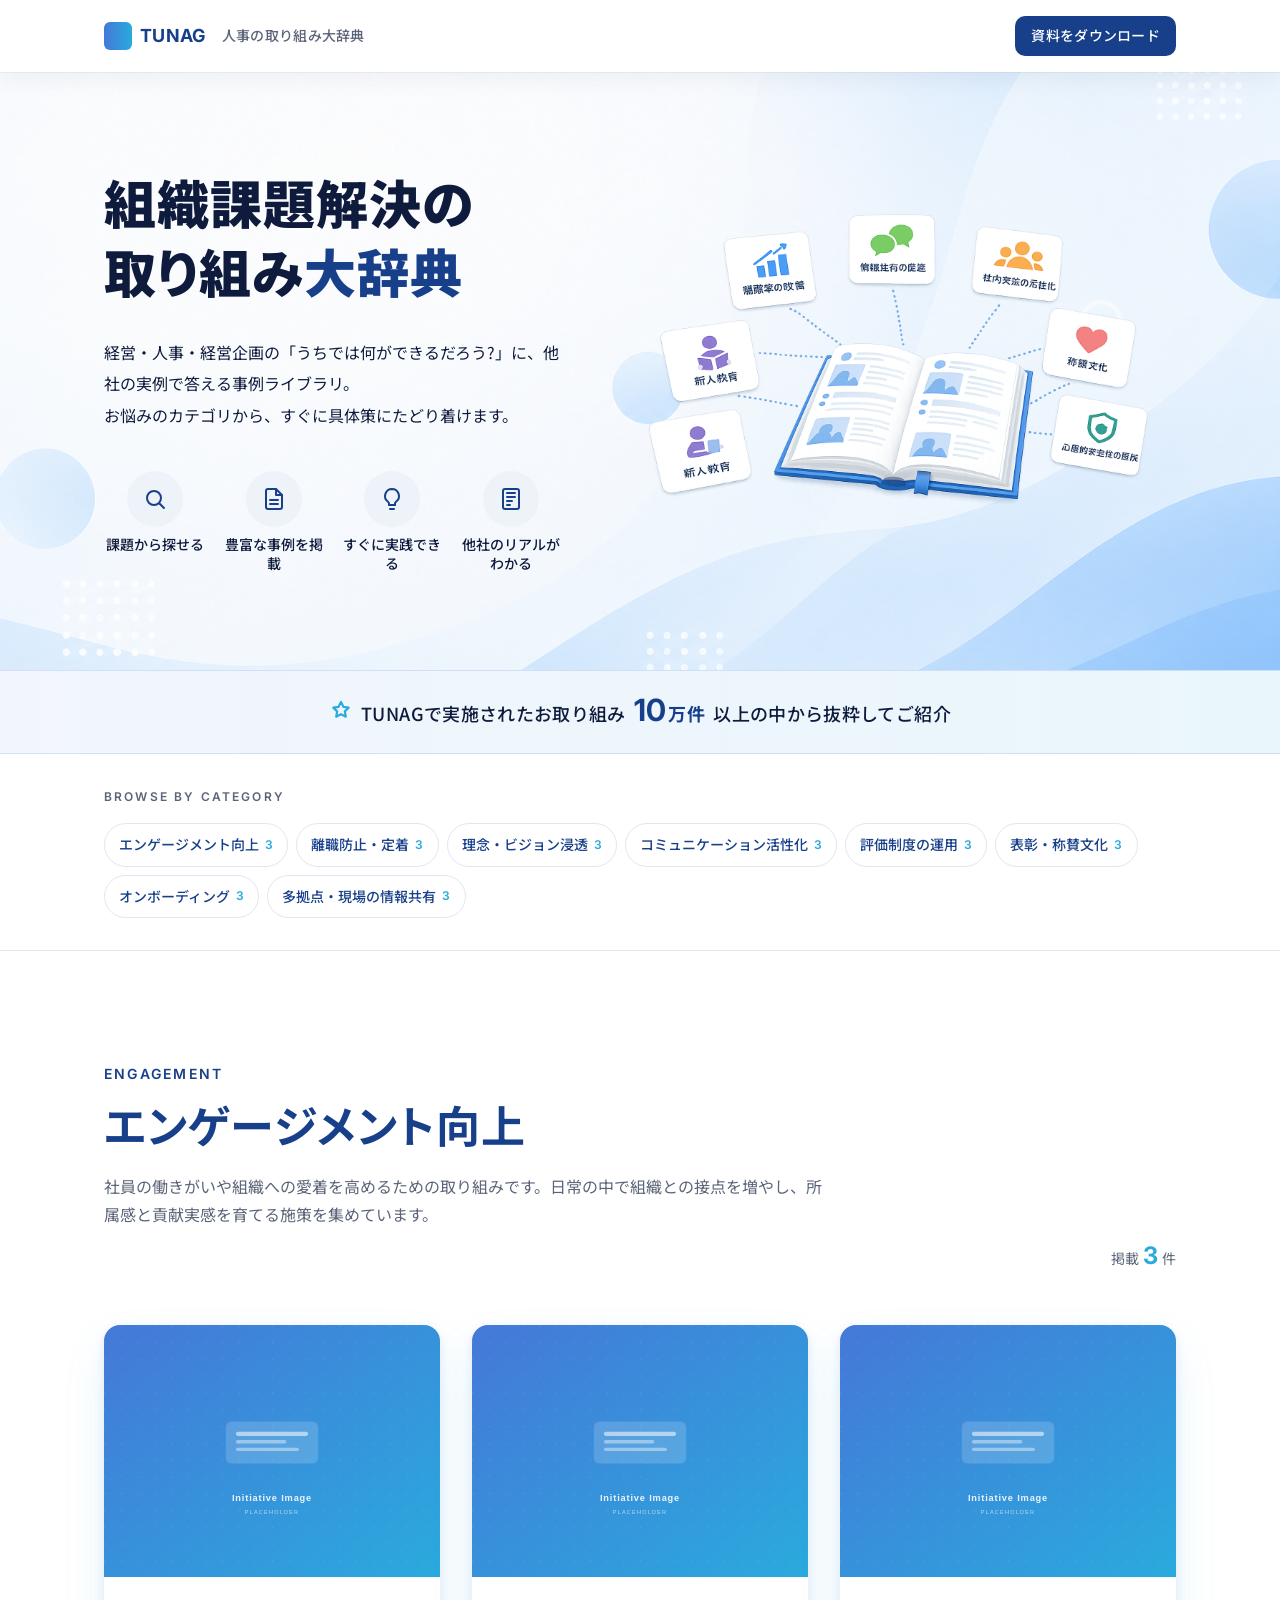
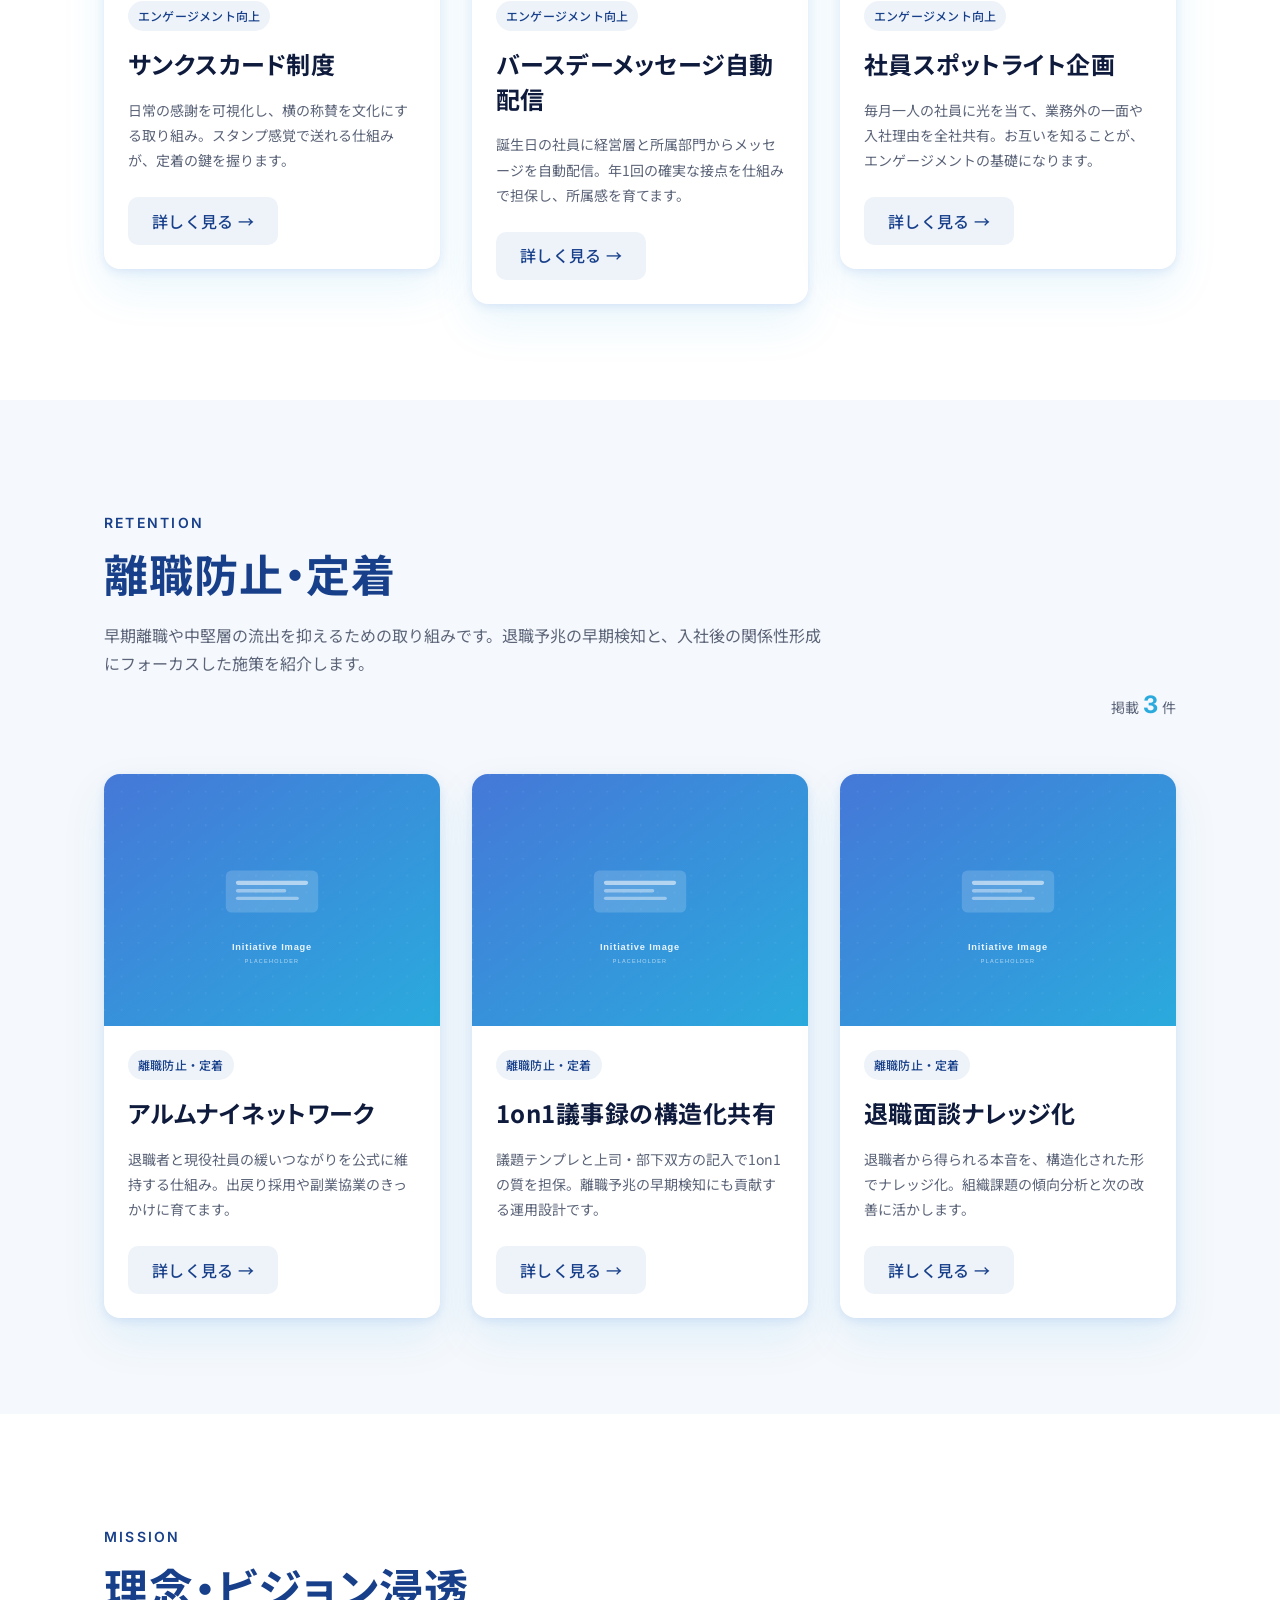
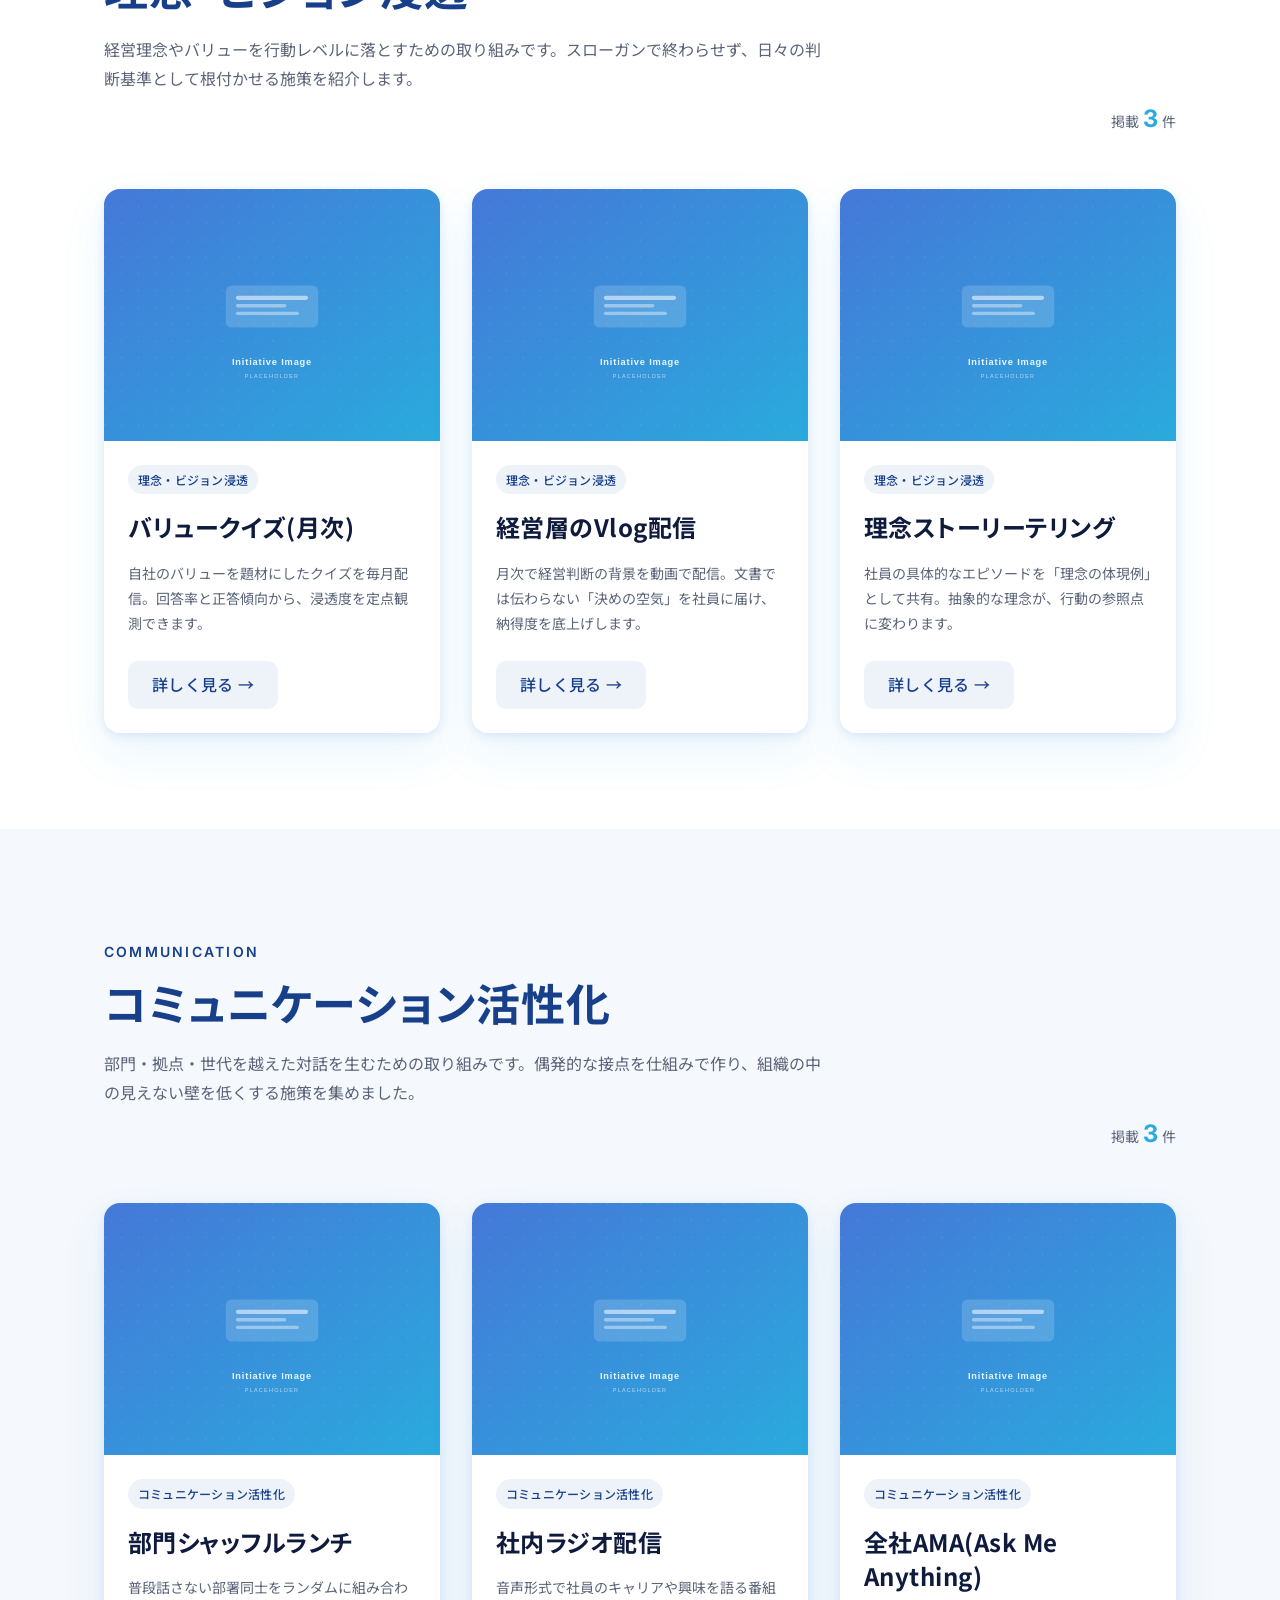
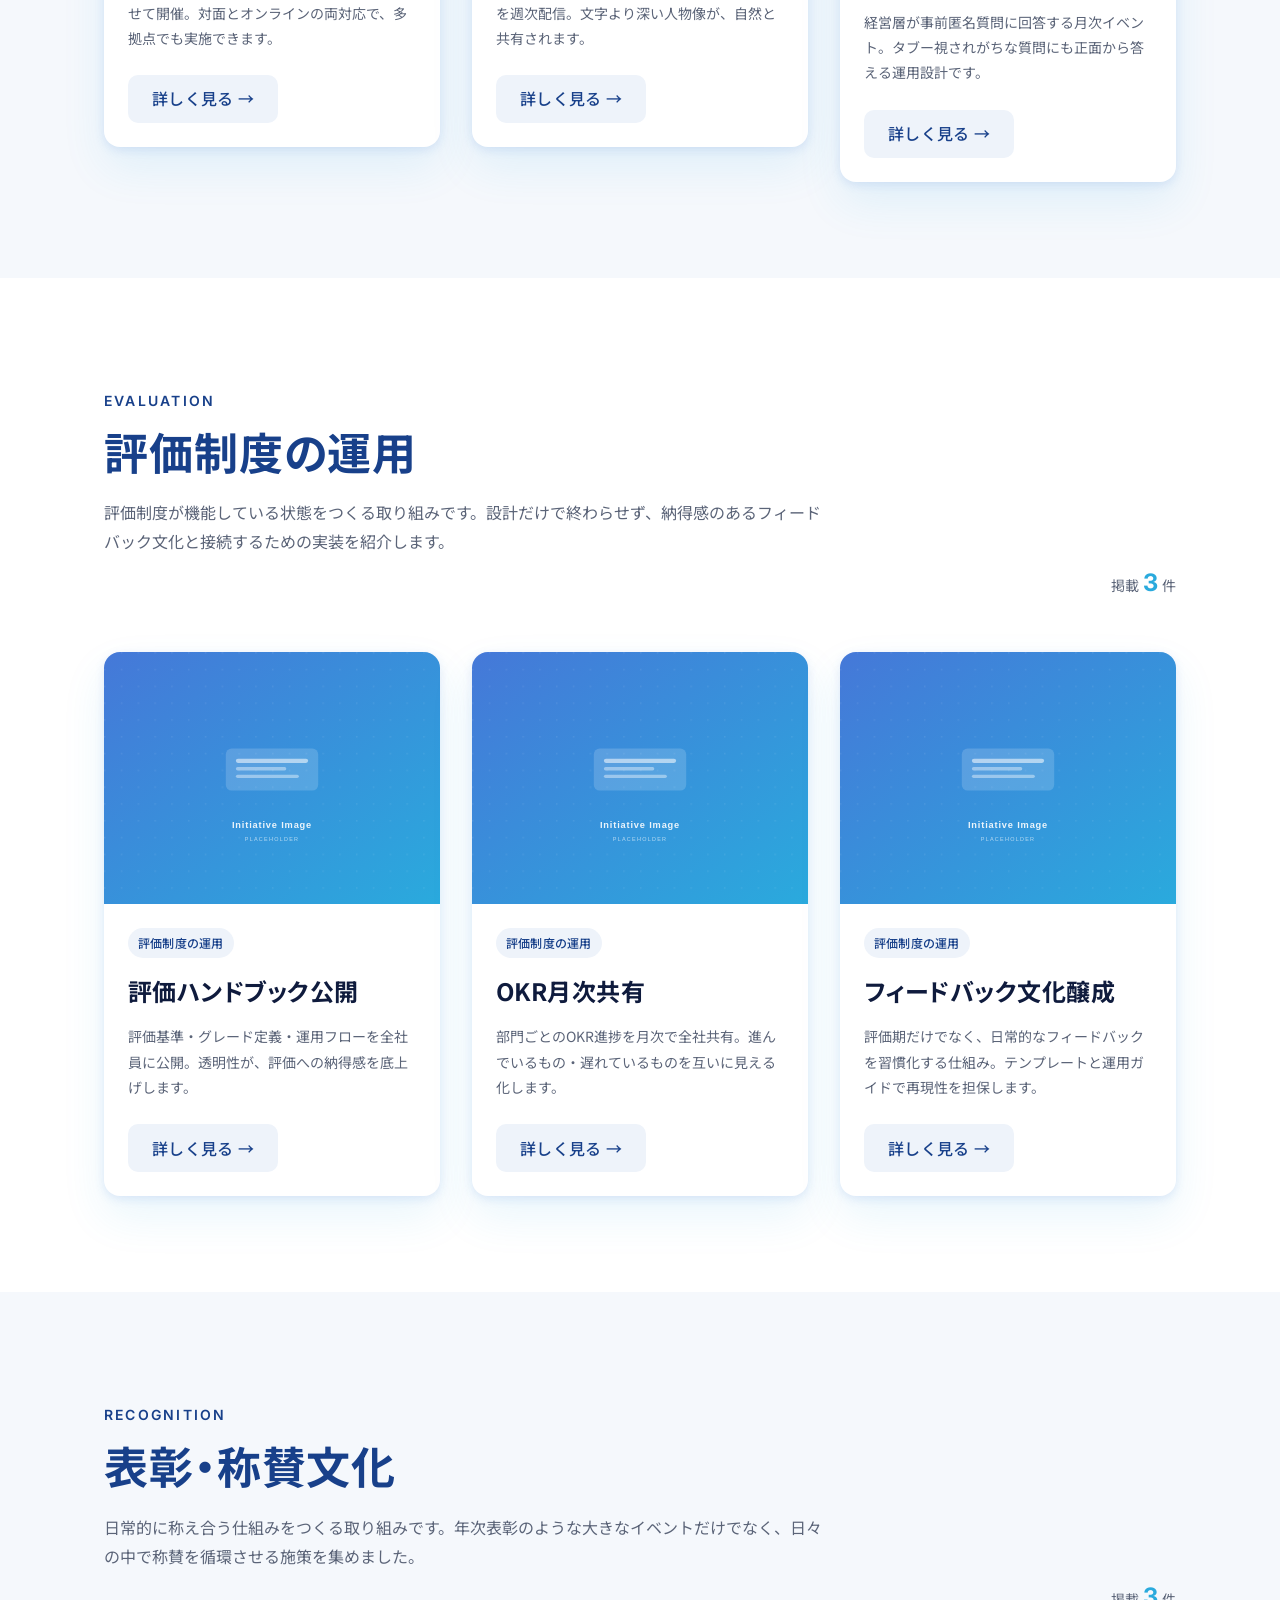
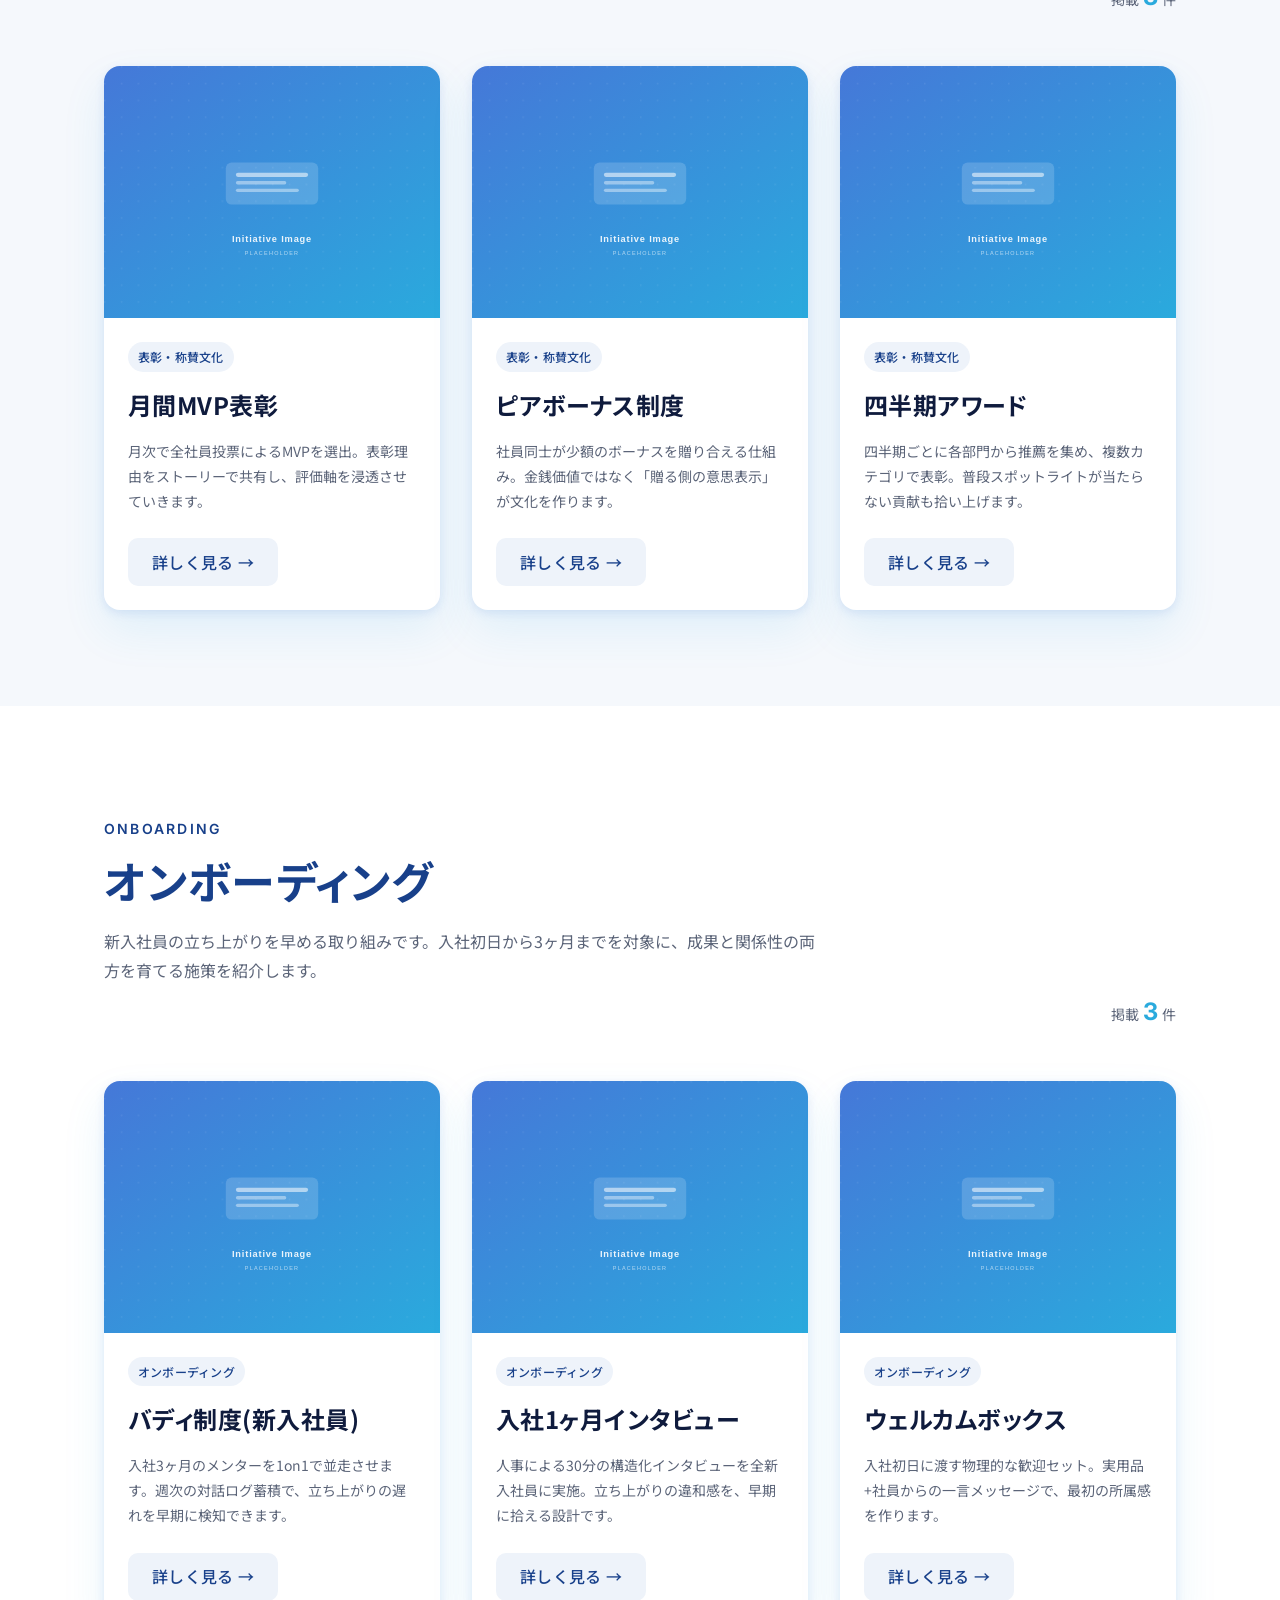
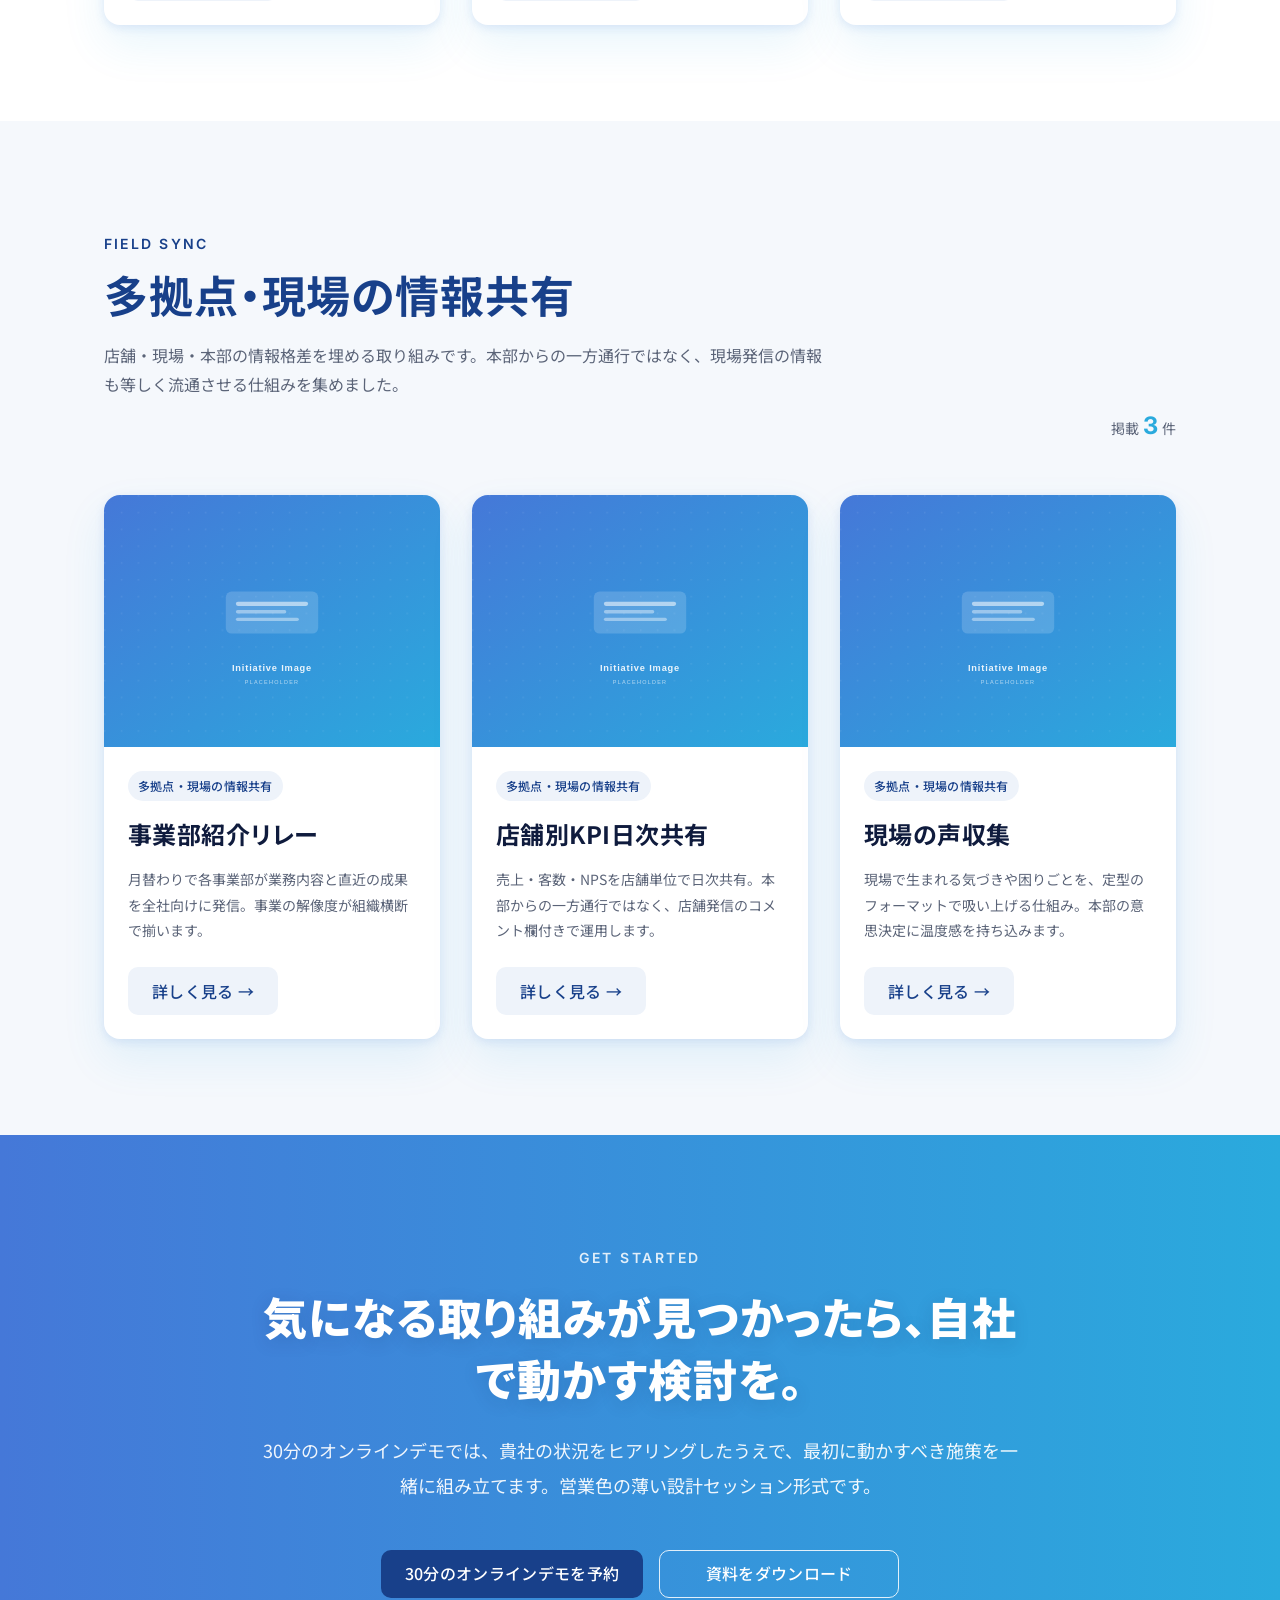
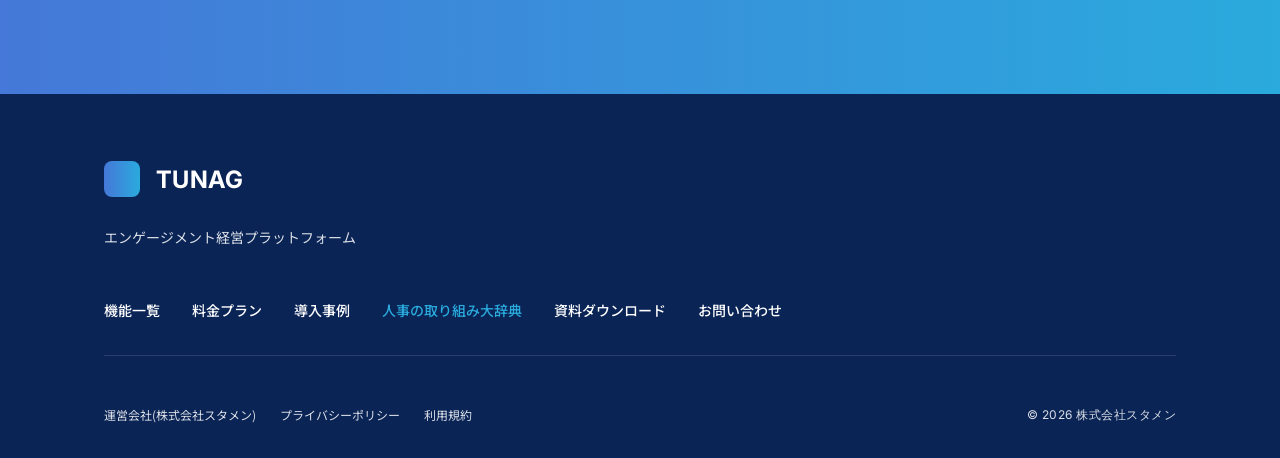
<file: hr-policy-handbook/index.html>
<!DOCTYPE html>
<html lang="ja">
<head>
  <meta charset="UTF-8">
  <meta name="viewport" content="width=device-width, initial-scale=1">
  <title>人事の取り組み大辞典 | TUNAG</title>
  <meta name="description" content="エンゲージメント向上・離職防止・理念浸透など、人事のお悩み別に他社の取り組み事例を辞典形式で集めました。経営層・人事・経営企画の方向けに、TUNAGが支援する社内施策を網羅した事例ライブラリです。">
  <meta name="robots" content="index,follow">
  <link rel="canonical" href="https://yoshiaki-ishiyama.github.io/tunag-landing-pages/hr-policy-handbook/">

  <!-- OGP -->
  <meta property="og:type" content="website">
  <meta property="og:title" content="人事の取り組み大辞典 | TUNAG">
  <meta property="og:description" content="エンゲージメント向上・離職防止・理念浸透など、人事のお悩み別に他社の取り組み事例を辞典形式で集めました。経営層・人事・経営企画の方向けの事例ライブラリです。">
  <meta property="og:url" content="https://yoshiaki-ishiyama.github.io/tunag-landing-pages/hr-policy-handbook/">
  <meta property="og:image" content="https://yoshiaki-ishiyama.github.io/tunag-landing-pages/hr-policy-handbook/images/placeholder.svg">
  <meta name="twitter:card" content="summary_large_image">

  <!-- Fonts -->
  <link rel="preconnect" href="https://fonts.googleapis.com">
  <link rel="preconnect" href="https://fonts.gstatic.com" crossorigin>
  <link href="https://fonts.googleapis.com/css2?family=Inter:wght@400;500;600;700&family=Noto+Sans+JP:wght@400;500;700;900&display=swap" rel="stylesheet">

  <link rel="stylesheet" href="style.css">

  <!-- Structured Data: CollectionPage -->
  <script type="application/ld+json">
  {
    "@context": "https://schema.org",
    "@type": "CollectionPage",
    "name": "人事の取り組み大辞典",
    "description": "エンゲージメント向上・離職防止・理念浸透など、人事のお悩み別に他社の取り組み事例を辞典形式でまとめたコンテンツライブラリ。",
    "inLanguage": "ja",
    "url": "https://yoshiaki-ishiyama.github.io/tunag-landing-pages/hr-policy-handbook/",
    "isPartOf": {
      "@type": "WebSite",
      "name": "TUNAG",
      "url": "https://tunag.jp/"
    },
    "publisher": {
      "@type": "Organization",
      "name": "株式会社スタメン",
      "url": "https://stmn.co.jp/"
    }
  }
  </script>
</head>
<body>

<!-- ============================================================
     Header
     ============================================================ -->
<header class="l-header">
  <div class="l-container l-header__inner">
    <a class="l-header__brand" href="../">
      <span class="l-header__brand-mark" aria-hidden="true"></span>
      <span class="l-header__brand-text">TUNAG</span>
      <span class="l-header__brand-sub u-pc-only">人事の取り組み大辞典</span>
    </a>
    <a class="c-button c-button--primary c-button--sm l-header__cta" href="#final-cta">資料をダウンロード</a>
  </div>
</header>

<main>

<!-- ============================================================
     FV (First View)
     ============================================================ -->
<section class="p-fv">
  <div class="l-container">
    <div class="p-fv__inner">

      <!-- Left: Copy -->
      <div class="p-fv__copy">
        <h1 class="p-fv__title">
          <span class="p-fv__title-line">組織課題解決の</span>
          <span class="p-fv__title-line">取り組み<span class="p-fv__title-accent">大辞典</span></span>
        </h1>

        <p class="p-fv__subtitle">
          経営・人事・経営企画の「うちでは何ができるだろう?」に、他社の実例で答える事例ライブラリ。<br>
          お悩みのカテゴリから、すぐに具体策にたどり着けます。
        </p>

        <ul class="p-fv__features" aria-label="このページの特徴">
          <li class="p-fv__feature">
            <span class="p-fv__feature-icon" aria-hidden="true">
              <svg viewBox="0 0 24 24" fill="none" stroke="currentColor" stroke-width="2" stroke-linecap="round" stroke-linejoin="round"><circle cx="11" cy="11" r="7"/><path d="m21 21-4.3-4.3"/></svg>
            </span>
            <span class="p-fv__feature-label">課題から探せる</span>
          </li>
          <li class="p-fv__feature">
            <span class="p-fv__feature-icon" aria-hidden="true">
              <svg viewBox="0 0 24 24" fill="none" stroke="currentColor" stroke-width="2" stroke-linecap="round" stroke-linejoin="round"><path d="M14 2H6a2 2 0 0 0-2 2v16a2 2 0 0 0 2 2h12a2 2 0 0 0 2-2V8z"/><path d="M14 2v6h6"/><path d="M16 13H8"/><path d="M16 17H8"/></svg>
            </span>
            <span class="p-fv__feature-label">豊富な事例を掲載</span>
          </li>
          <li class="p-fv__feature">
            <span class="p-fv__feature-icon" aria-hidden="true">
              <svg viewBox="0 0 24 24" fill="none" stroke="currentColor" stroke-width="2" stroke-linecap="round" stroke-linejoin="round"><path d="M9 18h6"/><path d="M10 22h4"/><path d="M12 2a7 7 0 0 0-4 12.7c.6.5 1 1.2 1 2v1.3h6V16.7c0-.8.4-1.5 1-2A7 7 0 0 0 12 2z"/></svg>
            </span>
            <span class="p-fv__feature-label">すぐに実践できる</span>
          </li>
          <li class="p-fv__feature">
            <span class="p-fv__feature-icon" aria-hidden="true">
              <svg viewBox="0 0 24 24" fill="none" stroke="currentColor" stroke-width="2" stroke-linecap="round" stroke-linejoin="round"><rect x="4" y="2" width="16" height="20" rx="2"/><path d="M8 6h8"/><path d="M8 10h8"/><path d="M8 14h5"/><path d="M8 18h3"/></svg>
            </span>
            <span class="p-fv__feature-label">他社のリアルがわかる</span>
          </li>
        </ul>
      </div>

      <!-- Right: Visual -->
      <div class="p-fv__visual">
        <div class="p-fv__visual-book">
          <img src="images/fv-illustration.png"
               alt="取り組み大辞典のイメージ。代表的なカテゴリ:離職率の改善 / 情報共有の促進 / 社内交流の活性化 / 新人教育 / 称賛文化 / 心理的安全性の担保"
               loading="eager"
               width="1500" height="1000">
        </div>
      </div>

    </div>
  </div>
</section>

<!-- ============================================================
     FV Note (取り組み件数の補足)
     ============================================================ -->
<aside class="p-fv-note" aria-label="掲載数の補足">
  <div class="l-container">
    <p class="p-fv-note__text">
      <span class="p-fv-note__icon" aria-hidden="true">
        <svg viewBox="0 0 24 24" fill="none" stroke="currentColor" stroke-width="2.2" stroke-linecap="round" stroke-linejoin="round"><path d="M12 2l2.39 4.84L19.7 7.6l-3.85 3.76.91 5.32L12 14.13 7.24 16.68l.91-5.32L4.3 7.6l5.31-.76z"/></svg>
      </span>
      TUNAGで実施されたお取り組み<strong class="p-fv-note__num"><span class="p-fv-note__num-value">10</span><span class="p-fv-note__num-unit">万件</span></strong>以上の中から抜粋してご紹介
    </p>
  </div>
</aside>

<!-- ============================================================
     Category Nav (anchor chips)
     ============================================================ -->
<nav class="p-category-nav" aria-label="カテゴリで探す">
  <div class="l-container">
    <p class="p-category-nav__heading">Browse by Category</p>
    <ul class="p-category-nav__list">
      <li><a class="p-category-nav__chip" href="#category-engagement">エンゲージメント向上 <span class="p-category-nav__chip-count">3</span></a></li>
      <li><a class="p-category-nav__chip" href="#category-retention">離職防止・定着 <span class="p-category-nav__chip-count">3</span></a></li>
      <li><a class="p-category-nav__chip" href="#category-mission">理念・ビジョン浸透 <span class="p-category-nav__chip-count">3</span></a></li>
      <li><a class="p-category-nav__chip" href="#category-communication">コミュニケーション活性化 <span class="p-category-nav__chip-count">3</span></a></li>
      <li><a class="p-category-nav__chip" href="#category-evaluation">評価制度の運用 <span class="p-category-nav__chip-count">3</span></a></li>
      <li><a class="p-category-nav__chip" href="#category-recognition">表彰・称賛文化 <span class="p-category-nav__chip-count">3</span></a></li>
      <li><a class="p-category-nav__chip" href="#category-onboarding">オンボーディング <span class="p-category-nav__chip-count">3</span></a></li>
      <li><a class="p-category-nav__chip" href="#category-field-sync">多拠点・現場の情報共有 <span class="p-category-nav__chip-count">3</span></a></li>
    </ul>
  </div>
</nav>

<!-- ============================================================
     Category 1: Engagement
     ============================================================ -->
<section id="category-engagement" class="l-section p-category">
  <div class="l-container">
    <div class="p-category__head">
      <header class="c-section-head c-section-head--left">
        <p class="c-section-head__eyebrow">Engagement</p>
        <h2 class="c-section-head__title">エンゲージメント向上</h2>
        <p class="c-section-head__lead">社員の働きがいや組織への愛着を高めるための取り組みです。日常の中で組織との接点を増やし、所属感と貢献実感を育てる施策を集めています。</p>
      </header>
      <span class="p-category__count-badge">掲載 <span class="p-category__count-num">3</span> 件</span>
    </div>

    <ul class="p-card-grid">
      <li>
        <article class="c-initiative-card">
          <a class="c-initiative-card__thumb-link" href="thanks-card/" aria-label="サンクスカード制度の詳細を見る">
            <img class="c-initiative-card__thumb" src="images/placeholder.svg" alt="サンクスカード制度のイメージ" loading="lazy" width="800" height="600">
          </a>
          <div class="c-initiative-card__body">
            <span class="c-initiative-card__category">エンゲージメント向上</span>
            <h3 class="c-initiative-card__title">サンクスカード制度</h3>
            <p class="c-initiative-card__summary">日常の感謝を可視化し、横の称賛を文化にする取り組み。スタンプ感覚で送れる仕組みが、定着の鍵を握ります。</p>
            <a class="c-button c-button--secondary c-initiative-card__cta" href="thanks-card/">詳しく見る →</a>
          </div>
        </article>
      </li>
      <li>
        <article class="c-initiative-card">
          <a class="c-initiative-card__thumb-link" href="thanks-card/" aria-label="バースデーメッセージ自動配信の詳細を見る">
            <img class="c-initiative-card__thumb" src="images/placeholder.svg" alt="バースデーメッセージ自動配信のイメージ" loading="lazy" width="800" height="600">
          </a>
          <div class="c-initiative-card__body">
            <span class="c-initiative-card__category">エンゲージメント向上</span>
            <h3 class="c-initiative-card__title">バースデーメッセージ自動配信</h3>
            <p class="c-initiative-card__summary">誕生日の社員に経営層と所属部門からメッセージを自動配信。年1回の確実な接点を仕組みで担保し、所属感を育てます。</p>
            <a class="c-button c-button--secondary c-initiative-card__cta" href="thanks-card/">詳しく見る →</a>
          </div>
        </article>
      </li>
      <li>
        <article class="c-initiative-card">
          <a class="c-initiative-card__thumb-link" href="thanks-card/" aria-label="社員スポットライト企画の詳細を見る">
            <img class="c-initiative-card__thumb" src="images/placeholder.svg" alt="社員スポットライト企画のイメージ" loading="lazy" width="800" height="600">
          </a>
          <div class="c-initiative-card__body">
            <span class="c-initiative-card__category">エンゲージメント向上</span>
            <h3 class="c-initiative-card__title">社員スポットライト企画</h3>
            <p class="c-initiative-card__summary">毎月一人の社員に光を当て、業務外の一面や入社理由を全社共有。お互いを知ることが、エンゲージメントの基礎になります。</p>
            <a class="c-button c-button--secondary c-initiative-card__cta" href="thanks-card/">詳しく見る →</a>
          </div>
        </article>
      </li>
    </ul>
  </div>
</section>

<!-- ============================================================
     Category 2: Retention
     ============================================================ -->
<section id="category-retention" class="l-section l-section--soft p-category">
  <div class="l-container">
    <div class="p-category__head">
      <header class="c-section-head c-section-head--left">
        <p class="c-section-head__eyebrow">Retention</p>
        <h2 class="c-section-head__title">離職防止・定着</h2>
        <p class="c-section-head__lead">早期離職や中堅層の流出を抑えるための取り組みです。退職予兆の早期検知と、入社後の関係性形成にフォーカスした施策を紹介します。</p>
      </header>
      <span class="p-category__count-badge">掲載 <span class="p-category__count-num">3</span> 件</span>
    </div>

    <ul class="p-card-grid">
      <li>
        <article class="c-initiative-card">
          <a class="c-initiative-card__thumb-link" href="thanks-card/" aria-label="アルムナイネットワークの詳細を見る">
            <img class="c-initiative-card__thumb" src="images/placeholder.svg" alt="アルムナイネットワークのイメージ" loading="lazy" width="800" height="600">
          </a>
          <div class="c-initiative-card__body">
            <span class="c-initiative-card__category">離職防止・定着</span>
            <h3 class="c-initiative-card__title">アルムナイネットワーク</h3>
            <p class="c-initiative-card__summary">退職者と現役社員の緩いつながりを公式に維持する仕組み。出戻り採用や副業協業のきっかけに育てます。</p>
            <a class="c-button c-button--secondary c-initiative-card__cta" href="thanks-card/">詳しく見る →</a>
          </div>
        </article>
      </li>
      <li>
        <article class="c-initiative-card">
          <a class="c-initiative-card__thumb-link" href="thanks-card/" aria-label="1on1議事録の構造化共有の詳細を見る">
            <img class="c-initiative-card__thumb" src="images/placeholder.svg" alt="1on1議事録の構造化共有のイメージ" loading="lazy" width="800" height="600">
          </a>
          <div class="c-initiative-card__body">
            <span class="c-initiative-card__category">離職防止・定着</span>
            <h3 class="c-initiative-card__title">1on1議事録の構造化共有</h3>
            <p class="c-initiative-card__summary">議題テンプレと上司・部下双方の記入で1on1の質を担保。離職予兆の早期検知にも貢献する運用設計です。</p>
            <a class="c-button c-button--secondary c-initiative-card__cta" href="thanks-card/">詳しく見る →</a>
          </div>
        </article>
      </li>
      <li>
        <article class="c-initiative-card">
          <a class="c-initiative-card__thumb-link" href="thanks-card/" aria-label="退職面談ナレッジ化の詳細を見る">
            <img class="c-initiative-card__thumb" src="images/placeholder.svg" alt="退職面談ナレッジ化のイメージ" loading="lazy" width="800" height="600">
          </a>
          <div class="c-initiative-card__body">
            <span class="c-initiative-card__category">離職防止・定着</span>
            <h3 class="c-initiative-card__title">退職面談ナレッジ化</h3>
            <p class="c-initiative-card__summary">退職者から得られる本音を、構造化された形でナレッジ化。組織課題の傾向分析と次の改善に活かします。</p>
            <a class="c-button c-button--secondary c-initiative-card__cta" href="thanks-card/">詳しく見る →</a>
          </div>
        </article>
      </li>
    </ul>
  </div>
</section>

<!-- ============================================================
     Category 3: Mission
     ============================================================ -->
<section id="category-mission" class="l-section p-category">
  <div class="l-container">
    <div class="p-category__head">
      <header class="c-section-head c-section-head--left">
        <p class="c-section-head__eyebrow">Mission</p>
        <h2 class="c-section-head__title">理念・ビジョン浸透</h2>
        <p class="c-section-head__lead">経営理念やバリューを行動レベルに落とすための取り組みです。スローガンで終わらせず、日々の判断基準として根付かせる施策を紹介します。</p>
      </header>
      <span class="p-category__count-badge">掲載 <span class="p-category__count-num">3</span> 件</span>
    </div>

    <ul class="p-card-grid">
      <li>
        <article class="c-initiative-card">
          <a class="c-initiative-card__thumb-link" href="thanks-card/" aria-label="バリュークイズ(月次)の詳細を見る">
            <img class="c-initiative-card__thumb" src="images/placeholder.svg" alt="バリュークイズのイメージ" loading="lazy" width="800" height="600">
          </a>
          <div class="c-initiative-card__body">
            <span class="c-initiative-card__category">理念・ビジョン浸透</span>
            <h3 class="c-initiative-card__title">バリュークイズ(月次)</h3>
            <p class="c-initiative-card__summary">自社のバリューを題材にしたクイズを毎月配信。回答率と正答傾向から、浸透度を定点観測できます。</p>
            <a class="c-button c-button--secondary c-initiative-card__cta" href="thanks-card/">詳しく見る →</a>
          </div>
        </article>
      </li>
      <li>
        <article class="c-initiative-card">
          <a class="c-initiative-card__thumb-link" href="thanks-card/" aria-label="経営層のVlog配信の詳細を見る">
            <img class="c-initiative-card__thumb" src="images/placeholder.svg" alt="経営層のVlog配信のイメージ" loading="lazy" width="800" height="600">
          </a>
          <div class="c-initiative-card__body">
            <span class="c-initiative-card__category">理念・ビジョン浸透</span>
            <h3 class="c-initiative-card__title">経営層のVlog配信</h3>
            <p class="c-initiative-card__summary">月次で経営判断の背景を動画で配信。文書では伝わらない「決めの空気」を社員に届け、納得度を底上げします。</p>
            <a class="c-button c-button--secondary c-initiative-card__cta" href="thanks-card/">詳しく見る →</a>
          </div>
        </article>
      </li>
      <li>
        <article class="c-initiative-card">
          <a class="c-initiative-card__thumb-link" href="thanks-card/" aria-label="理念ストーリーテリングの詳細を見る">
            <img class="c-initiative-card__thumb" src="images/placeholder.svg" alt="理念ストーリーテリングのイメージ" loading="lazy" width="800" height="600">
          </a>
          <div class="c-initiative-card__body">
            <span class="c-initiative-card__category">理念・ビジョン浸透</span>
            <h3 class="c-initiative-card__title">理念ストーリーテリング</h3>
            <p class="c-initiative-card__summary">社員の具体的なエピソードを「理念の体現例」として共有。抽象的な理念が、行動の参照点に変わります。</p>
            <a class="c-button c-button--secondary c-initiative-card__cta" href="thanks-card/">詳しく見る →</a>
          </div>
        </article>
      </li>
    </ul>
  </div>
</section>

<!-- ============================================================
     Category 4: Communication
     ============================================================ -->
<section id="category-communication" class="l-section l-section--soft p-category">
  <div class="l-container">
    <div class="p-category__head">
      <header class="c-section-head c-section-head--left">
        <p class="c-section-head__eyebrow">Communication</p>
        <h2 class="c-section-head__title">コミュニケーション活性化</h2>
        <p class="c-section-head__lead">部門・拠点・世代を越えた対話を生むための取り組みです。偶発的な接点を仕組みで作り、組織の中の見えない壁を低くする施策を集めました。</p>
      </header>
      <span class="p-category__count-badge">掲載 <span class="p-category__count-num">3</span> 件</span>
    </div>

    <ul class="p-card-grid">
      <li>
        <article class="c-initiative-card">
          <a class="c-initiative-card__thumb-link" href="thanks-card/" aria-label="部門シャッフルランチの詳細を見る">
            <img class="c-initiative-card__thumb" src="images/placeholder.svg" alt="部門シャッフルランチのイメージ" loading="lazy" width="800" height="600">
          </a>
          <div class="c-initiative-card__body">
            <span class="c-initiative-card__category">コミュニケーション活性化</span>
            <h3 class="c-initiative-card__title">部門シャッフルランチ</h3>
            <p class="c-initiative-card__summary">普段話さない部署同士をランダムに組み合わせて開催。対面とオンラインの両対応で、多拠点でも実施できます。</p>
            <a class="c-button c-button--secondary c-initiative-card__cta" href="thanks-card/">詳しく見る →</a>
          </div>
        </article>
      </li>
      <li>
        <article class="c-initiative-card">
          <a class="c-initiative-card__thumb-link" href="thanks-card/" aria-label="社内ラジオ配信の詳細を見る">
            <img class="c-initiative-card__thumb" src="images/placeholder.svg" alt="社内ラジオ配信のイメージ" loading="lazy" width="800" height="600">
          </a>
          <div class="c-initiative-card__body">
            <span class="c-initiative-card__category">コミュニケーション活性化</span>
            <h3 class="c-initiative-card__title">社内ラジオ配信</h3>
            <p class="c-initiative-card__summary">音声形式で社員のキャリアや興味を語る番組を週次配信。文字より深い人物像が、自然と共有されます。</p>
            <a class="c-button c-button--secondary c-initiative-card__cta" href="thanks-card/">詳しく見る →</a>
          </div>
        </article>
      </li>
      <li>
        <article class="c-initiative-card">
          <a class="c-initiative-card__thumb-link" href="thanks-card/" aria-label="全社AMAの詳細を見る">
            <img class="c-initiative-card__thumb" src="images/placeholder.svg" alt="全社AMAのイメージ" loading="lazy" width="800" height="600">
          </a>
          <div class="c-initiative-card__body">
            <span class="c-initiative-card__category">コミュニケーション活性化</span>
            <h3 class="c-initiative-card__title">全社AMA(Ask Me Anything)</h3>
            <p class="c-initiative-card__summary">経営層が事前匿名質問に回答する月次イベント。タブー視されがちな質問にも正面から答える運用設計です。</p>
            <a class="c-button c-button--secondary c-initiative-card__cta" href="thanks-card/">詳しく見る →</a>
          </div>
        </article>
      </li>
    </ul>
  </div>
</section>

<!-- ============================================================
     Category 5: Evaluation
     ============================================================ -->
<section id="category-evaluation" class="l-section p-category">
  <div class="l-container">
    <div class="p-category__head">
      <header class="c-section-head c-section-head--left">
        <p class="c-section-head__eyebrow">Evaluation</p>
        <h2 class="c-section-head__title">評価制度の運用</h2>
        <p class="c-section-head__lead">評価制度が機能している状態をつくる取り組みです。設計だけで終わらせず、納得感のあるフィードバック文化と接続するための実装を紹介します。</p>
      </header>
      <span class="p-category__count-badge">掲載 <span class="p-category__count-num">3</span> 件</span>
    </div>

    <ul class="p-card-grid">
      <li>
        <article class="c-initiative-card">
          <a class="c-initiative-card__thumb-link" href="thanks-card/" aria-label="評価ハンドブック公開の詳細を見る">
            <img class="c-initiative-card__thumb" src="images/placeholder.svg" alt="評価ハンドブック公開のイメージ" loading="lazy" width="800" height="600">
          </a>
          <div class="c-initiative-card__body">
            <span class="c-initiative-card__category">評価制度の運用</span>
            <h3 class="c-initiative-card__title">評価ハンドブック公開</h3>
            <p class="c-initiative-card__summary">評価基準・グレード定義・運用フローを全社員に公開。透明性が、評価への納得感を底上げします。</p>
            <a class="c-button c-button--secondary c-initiative-card__cta" href="thanks-card/">詳しく見る →</a>
          </div>
        </article>
      </li>
      <li>
        <article class="c-initiative-card">
          <a class="c-initiative-card__thumb-link" href="thanks-card/" aria-label="OKR月次共有の詳細を見る">
            <img class="c-initiative-card__thumb" src="images/placeholder.svg" alt="OKR月次共有のイメージ" loading="lazy" width="800" height="600">
          </a>
          <div class="c-initiative-card__body">
            <span class="c-initiative-card__category">評価制度の運用</span>
            <h3 class="c-initiative-card__title">OKR月次共有</h3>
            <p class="c-initiative-card__summary">部門ごとのOKR進捗を月次で全社共有。進んでいるもの・遅れているものを互いに見える化します。</p>
            <a class="c-button c-button--secondary c-initiative-card__cta" href="thanks-card/">詳しく見る →</a>
          </div>
        </article>
      </li>
      <li>
        <article class="c-initiative-card">
          <a class="c-initiative-card__thumb-link" href="thanks-card/" aria-label="フィードバック文化醸成の詳細を見る">
            <img class="c-initiative-card__thumb" src="images/placeholder.svg" alt="フィードバック文化醸成のイメージ" loading="lazy" width="800" height="600">
          </a>
          <div class="c-initiative-card__body">
            <span class="c-initiative-card__category">評価制度の運用</span>
            <h3 class="c-initiative-card__title">フィードバック文化醸成</h3>
            <p class="c-initiative-card__summary">評価期だけでなく、日常的なフィードバックを習慣化する仕組み。テンプレートと運用ガイドで再現性を担保します。</p>
            <a class="c-button c-button--secondary c-initiative-card__cta" href="thanks-card/">詳しく見る →</a>
          </div>
        </article>
      </li>
    </ul>
  </div>
</section>

<!-- ============================================================
     Category 6: Recognition
     ============================================================ -->
<section id="category-recognition" class="l-section l-section--soft p-category">
  <div class="l-container">
    <div class="p-category__head">
      <header class="c-section-head c-section-head--left">
        <p class="c-section-head__eyebrow">Recognition</p>
        <h2 class="c-section-head__title">表彰・称賛文化</h2>
        <p class="c-section-head__lead">日常的に称え合う仕組みをつくる取り組みです。年次表彰のような大きなイベントだけでなく、日々の中で称賛を循環させる施策を集めました。</p>
      </header>
      <span class="p-category__count-badge">掲載 <span class="p-category__count-num">3</span> 件</span>
    </div>

    <ul class="p-card-grid">
      <li>
        <article class="c-initiative-card">
          <a class="c-initiative-card__thumb-link" href="thanks-card/" aria-label="月間MVP表彰の詳細を見る">
            <img class="c-initiative-card__thumb" src="images/placeholder.svg" alt="月間MVP表彰のイメージ" loading="lazy" width="800" height="600">
          </a>
          <div class="c-initiative-card__body">
            <span class="c-initiative-card__category">表彰・称賛文化</span>
            <h3 class="c-initiative-card__title">月間MVP表彰</h3>
            <p class="c-initiative-card__summary">月次で全社員投票によるMVPを選出。表彰理由をストーリーで共有し、評価軸を浸透させていきます。</p>
            <a class="c-button c-button--secondary c-initiative-card__cta" href="thanks-card/">詳しく見る →</a>
          </div>
        </article>
      </li>
      <li>
        <article class="c-initiative-card">
          <a class="c-initiative-card__thumb-link" href="thanks-card/" aria-label="ピアボーナス制度の詳細を見る">
            <img class="c-initiative-card__thumb" src="images/placeholder.svg" alt="ピアボーナス制度のイメージ" loading="lazy" width="800" height="600">
          </a>
          <div class="c-initiative-card__body">
            <span class="c-initiative-card__category">表彰・称賛文化</span>
            <h3 class="c-initiative-card__title">ピアボーナス制度</h3>
            <p class="c-initiative-card__summary">社員同士が少額のボーナスを贈り合える仕組み。金銭価値ではなく「贈る側の意思表示」が文化を作ります。</p>
            <a class="c-button c-button--secondary c-initiative-card__cta" href="thanks-card/">詳しく見る →</a>
          </div>
        </article>
      </li>
      <li>
        <article class="c-initiative-card">
          <a class="c-initiative-card__thumb-link" href="thanks-card/" aria-label="四半期アワードの詳細を見る">
            <img class="c-initiative-card__thumb" src="images/placeholder.svg" alt="四半期アワードのイメージ" loading="lazy" width="800" height="600">
          </a>
          <div class="c-initiative-card__body">
            <span class="c-initiative-card__category">表彰・称賛文化</span>
            <h3 class="c-initiative-card__title">四半期アワード</h3>
            <p class="c-initiative-card__summary">四半期ごとに各部門から推薦を集め、複数カテゴリで表彰。普段スポットライトが当たらない貢献も拾い上げます。</p>
            <a class="c-button c-button--secondary c-initiative-card__cta" href="thanks-card/">詳しく見る →</a>
          </div>
        </article>
      </li>
    </ul>
  </div>
</section>

<!-- ============================================================
     Category 7: Onboarding
     ============================================================ -->
<section id="category-onboarding" class="l-section p-category">
  <div class="l-container">
    <div class="p-category__head">
      <header class="c-section-head c-section-head--left">
        <p class="c-section-head__eyebrow">Onboarding</p>
        <h2 class="c-section-head__title">オンボーディング</h2>
        <p class="c-section-head__lead">新入社員の立ち上がりを早める取り組みです。入社初日から3ヶ月までを対象に、成果と関係性の両方を育てる施策を紹介します。</p>
      </header>
      <span class="p-category__count-badge">掲載 <span class="p-category__count-num">3</span> 件</span>
    </div>

    <ul class="p-card-grid">
      <li>
        <article class="c-initiative-card">
          <a class="c-initiative-card__thumb-link" href="thanks-card/" aria-label="バディ制度(新入社員)の詳細を見る">
            <img class="c-initiative-card__thumb" src="images/placeholder.svg" alt="バディ制度のイメージ" loading="lazy" width="800" height="600">
          </a>
          <div class="c-initiative-card__body">
            <span class="c-initiative-card__category">オンボーディング</span>
            <h3 class="c-initiative-card__title">バディ制度(新入社員)</h3>
            <p class="c-initiative-card__summary">入社3ヶ月のメンターを1on1で並走させます。週次の対話ログ蓄積で、立ち上がりの遅れを早期に検知できます。</p>
            <a class="c-button c-button--secondary c-initiative-card__cta" href="thanks-card/">詳しく見る →</a>
          </div>
        </article>
      </li>
      <li>
        <article class="c-initiative-card">
          <a class="c-initiative-card__thumb-link" href="thanks-card/" aria-label="入社1ヶ月インタビューの詳細を見る">
            <img class="c-initiative-card__thumb" src="images/placeholder.svg" alt="入社1ヶ月インタビューのイメージ" loading="lazy" width="800" height="600">
          </a>
          <div class="c-initiative-card__body">
            <span class="c-initiative-card__category">オンボーディング</span>
            <h3 class="c-initiative-card__title">入社1ヶ月インタビュー</h3>
            <p class="c-initiative-card__summary">人事による30分の構造化インタビューを全新入社員に実施。立ち上がりの違和感を、早期に拾える設計です。</p>
            <a class="c-button c-button--secondary c-initiative-card__cta" href="thanks-card/">詳しく見る →</a>
          </div>
        </article>
      </li>
      <li>
        <article class="c-initiative-card">
          <a class="c-initiative-card__thumb-link" href="thanks-card/" aria-label="ウェルカムボックスの詳細を見る">
            <img class="c-initiative-card__thumb" src="images/placeholder.svg" alt="ウェルカムボックスのイメージ" loading="lazy" width="800" height="600">
          </a>
          <div class="c-initiative-card__body">
            <span class="c-initiative-card__category">オンボーディング</span>
            <h3 class="c-initiative-card__title">ウェルカムボックス</h3>
            <p class="c-initiative-card__summary">入社初日に渡す物理的な歓迎セット。実用品+社員からの一言メッセージで、最初の所属感を作ります。</p>
            <a class="c-button c-button--secondary c-initiative-card__cta" href="thanks-card/">詳しく見る →</a>
          </div>
        </article>
      </li>
    </ul>
  </div>
</section>

<!-- ============================================================
     Category 8: Field Sync
     ============================================================ -->
<section id="category-field-sync" class="l-section l-section--soft p-category">
  <div class="l-container">
    <div class="p-category__head">
      <header class="c-section-head c-section-head--left">
        <p class="c-section-head__eyebrow">Field Sync</p>
        <h2 class="c-section-head__title">多拠点・現場の情報共有</h2>
        <p class="c-section-head__lead">店舗・現場・本部の情報格差を埋める取り組みです。本部からの一方通行ではなく、現場発信の情報も等しく流通させる仕組みを集めました。</p>
      </header>
      <span class="p-category__count-badge">掲載 <span class="p-category__count-num">3</span> 件</span>
    </div>

    <ul class="p-card-grid">
      <li>
        <article class="c-initiative-card">
          <a class="c-initiative-card__thumb-link" href="thanks-card/" aria-label="事業部紹介リレーの詳細を見る">
            <img class="c-initiative-card__thumb" src="images/placeholder.svg" alt="事業部紹介リレーのイメージ" loading="lazy" width="800" height="600">
          </a>
          <div class="c-initiative-card__body">
            <span class="c-initiative-card__category">多拠点・現場の情報共有</span>
            <h3 class="c-initiative-card__title">事業部紹介リレー</h3>
            <p class="c-initiative-card__summary">月替わりで各事業部が業務内容と直近の成果を全社向けに発信。事業の解像度が組織横断で揃います。</p>
            <a class="c-button c-button--secondary c-initiative-card__cta" href="thanks-card/">詳しく見る →</a>
          </div>
        </article>
      </li>
      <li>
        <article class="c-initiative-card">
          <a class="c-initiative-card__thumb-link" href="thanks-card/" aria-label="店舗別KPI日次共有の詳細を見る">
            <img class="c-initiative-card__thumb" src="images/placeholder.svg" alt="店舗別KPI日次共有のイメージ" loading="lazy" width="800" height="600">
          </a>
          <div class="c-initiative-card__body">
            <span class="c-initiative-card__category">多拠点・現場の情報共有</span>
            <h3 class="c-initiative-card__title">店舗別KPI日次共有</h3>
            <p class="c-initiative-card__summary">売上・客数・NPSを店舗単位で日次共有。本部からの一方通行ではなく、店舗発信のコメント欄付きで運用します。</p>
            <a class="c-button c-button--secondary c-initiative-card__cta" href="thanks-card/">詳しく見る →</a>
          </div>
        </article>
      </li>
      <li>
        <article class="c-initiative-card">
          <a class="c-initiative-card__thumb-link" href="thanks-card/" aria-label="現場の声収集の詳細を見る">
            <img class="c-initiative-card__thumb" src="images/placeholder.svg" alt="現場の声収集のイメージ" loading="lazy" width="800" height="600">
          </a>
          <div class="c-initiative-card__body">
            <span class="c-initiative-card__category">多拠点・現場の情報共有</span>
            <h3 class="c-initiative-card__title">現場の声収集</h3>
            <p class="c-initiative-card__summary">現場で生まれる気づきや困りごとを、定型のフォーマットで吸い上げる仕組み。本部の意思決定に温度感を持ち込みます。</p>
            <a class="c-button c-button--secondary c-initiative-card__cta" href="thanks-card/">詳しく見る →</a>
          </div>
        </article>
      </li>
    </ul>
  </div>
</section>

<!-- ============================================================
     Final CTA
     ============================================================ -->
<section id="final-cta" class="p-final-cta">
  <div class="l-container">
    <div class="p-final-cta__inner">
      <p class="p-final-cta__eyebrow">Get Started</p>
      <h2 class="p-final-cta__title">気になる取り組みが見つかったら、自社で動かす検討を。</h2>
      <p class="p-final-cta__lead">30分のオンラインデモでは、貴社の状況をヒアリングしたうえで、最初に動かすべき施策を一緒に組み立てます。営業色の薄い設計セッション形式です。</p>
      <div class="p-final-cta__buttons">
        <a class="c-button c-button--primary" href="#">30分のオンラインデモを予約</a>
        <a class="c-button c-button--ghost" href="#">資料をダウンロード</a>
      </div>
    </div>
  </div>
</section>

</main>

<!-- ============================================================
     Footer
     ============================================================ -->
<footer class="l-footer">
  <div class="l-container">
    <div class="l-footer__brand">
      <span class="l-footer__brand-mark" aria-hidden="true"></span>
      <span class="l-footer__brand-name">TUNAG</span>
    </div>
    <p class="l-footer__brand-tagline">エンゲージメント経営プラットフォーム</p>
    <nav class="l-footer__nav" aria-label="フッターナビゲーション">
      <a href="#">機能一覧</a>
      <a href="#">料金プラン</a>
      <a href="#">導入事例</a>
      <a href="./" aria-current="page">人事の取り組み大辞典</a>
      <a href="#">資料ダウンロード</a>
      <a href="#">お問い合わせ</a>
    </nav>
    <div class="l-footer__legal">
      <a href="#">運営会社(株式会社スタメン)</a>
      <a href="#">プライバシーポリシー</a>
      <a href="#">利用規約</a>
      <span class="l-footer__copy">© 2026 株式会社スタメン</span>
    </div>
  </div>
</footer>

</body>
</html>
</file>
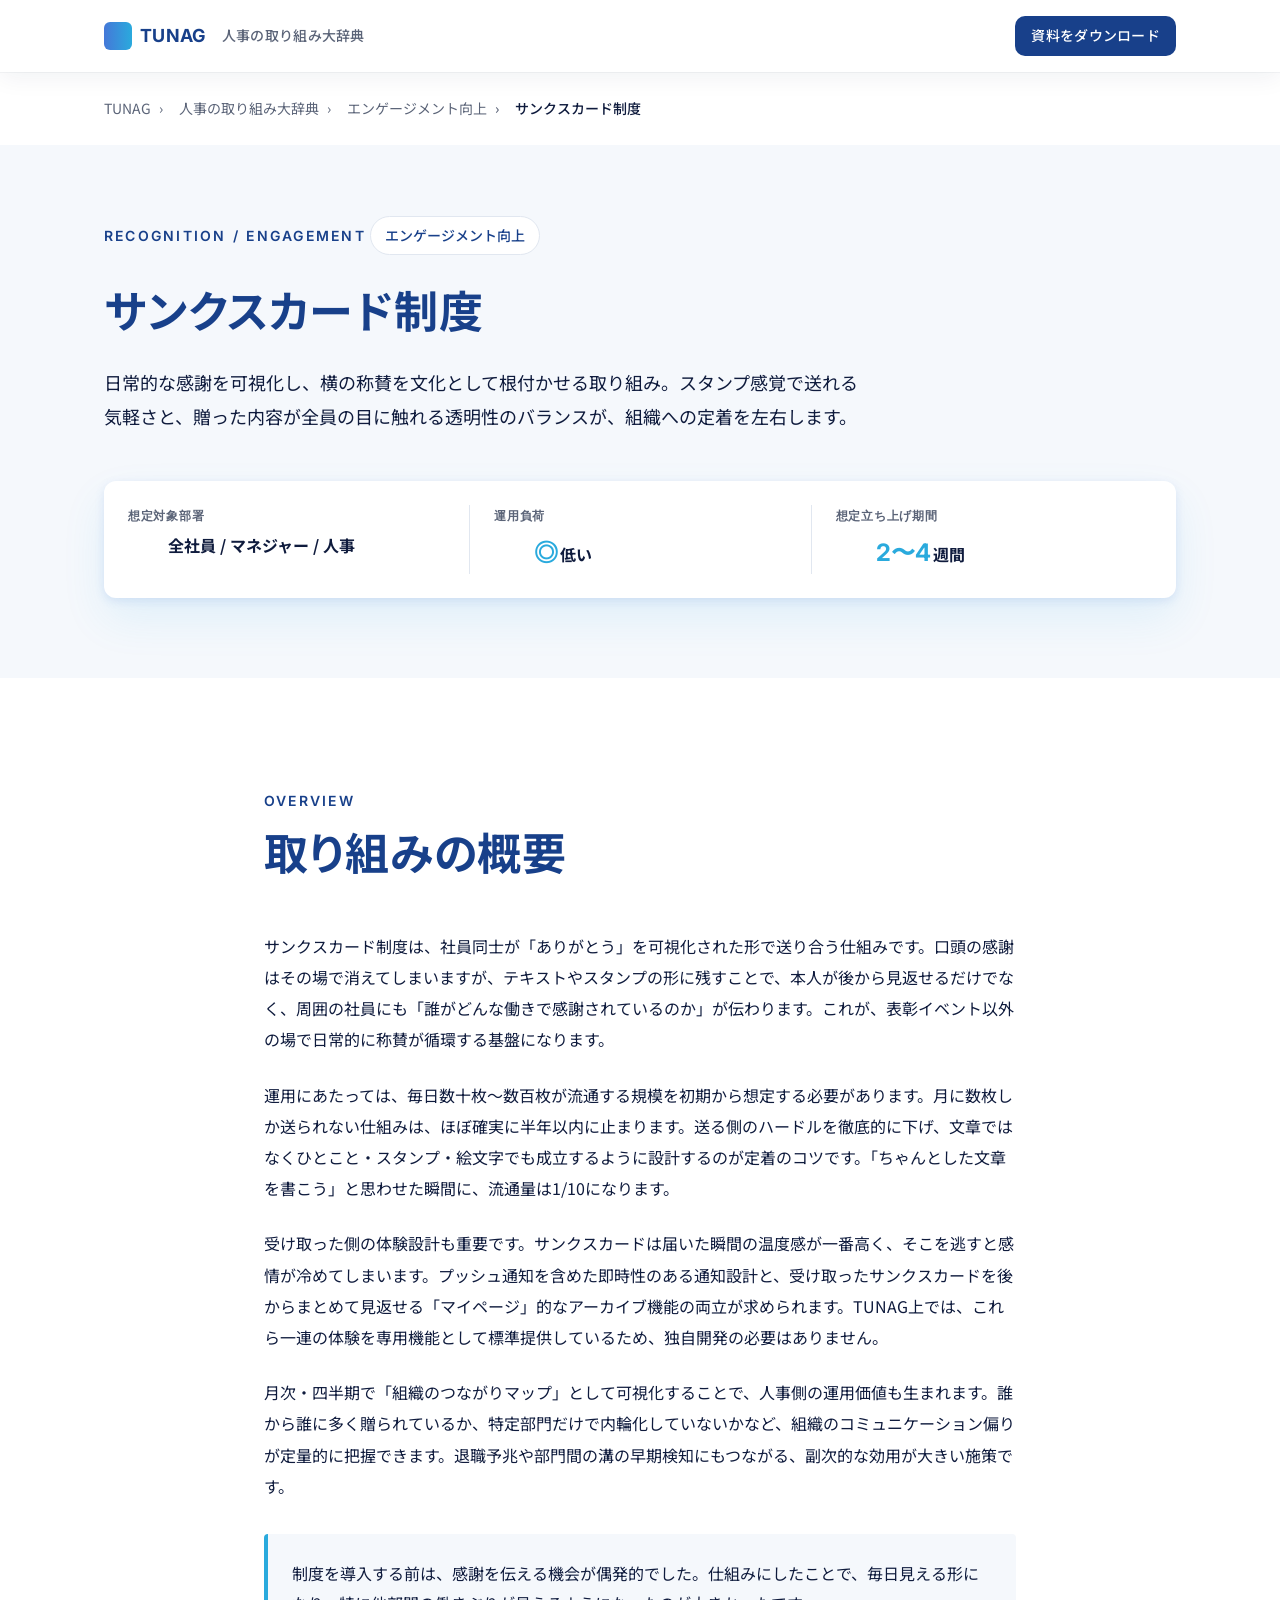
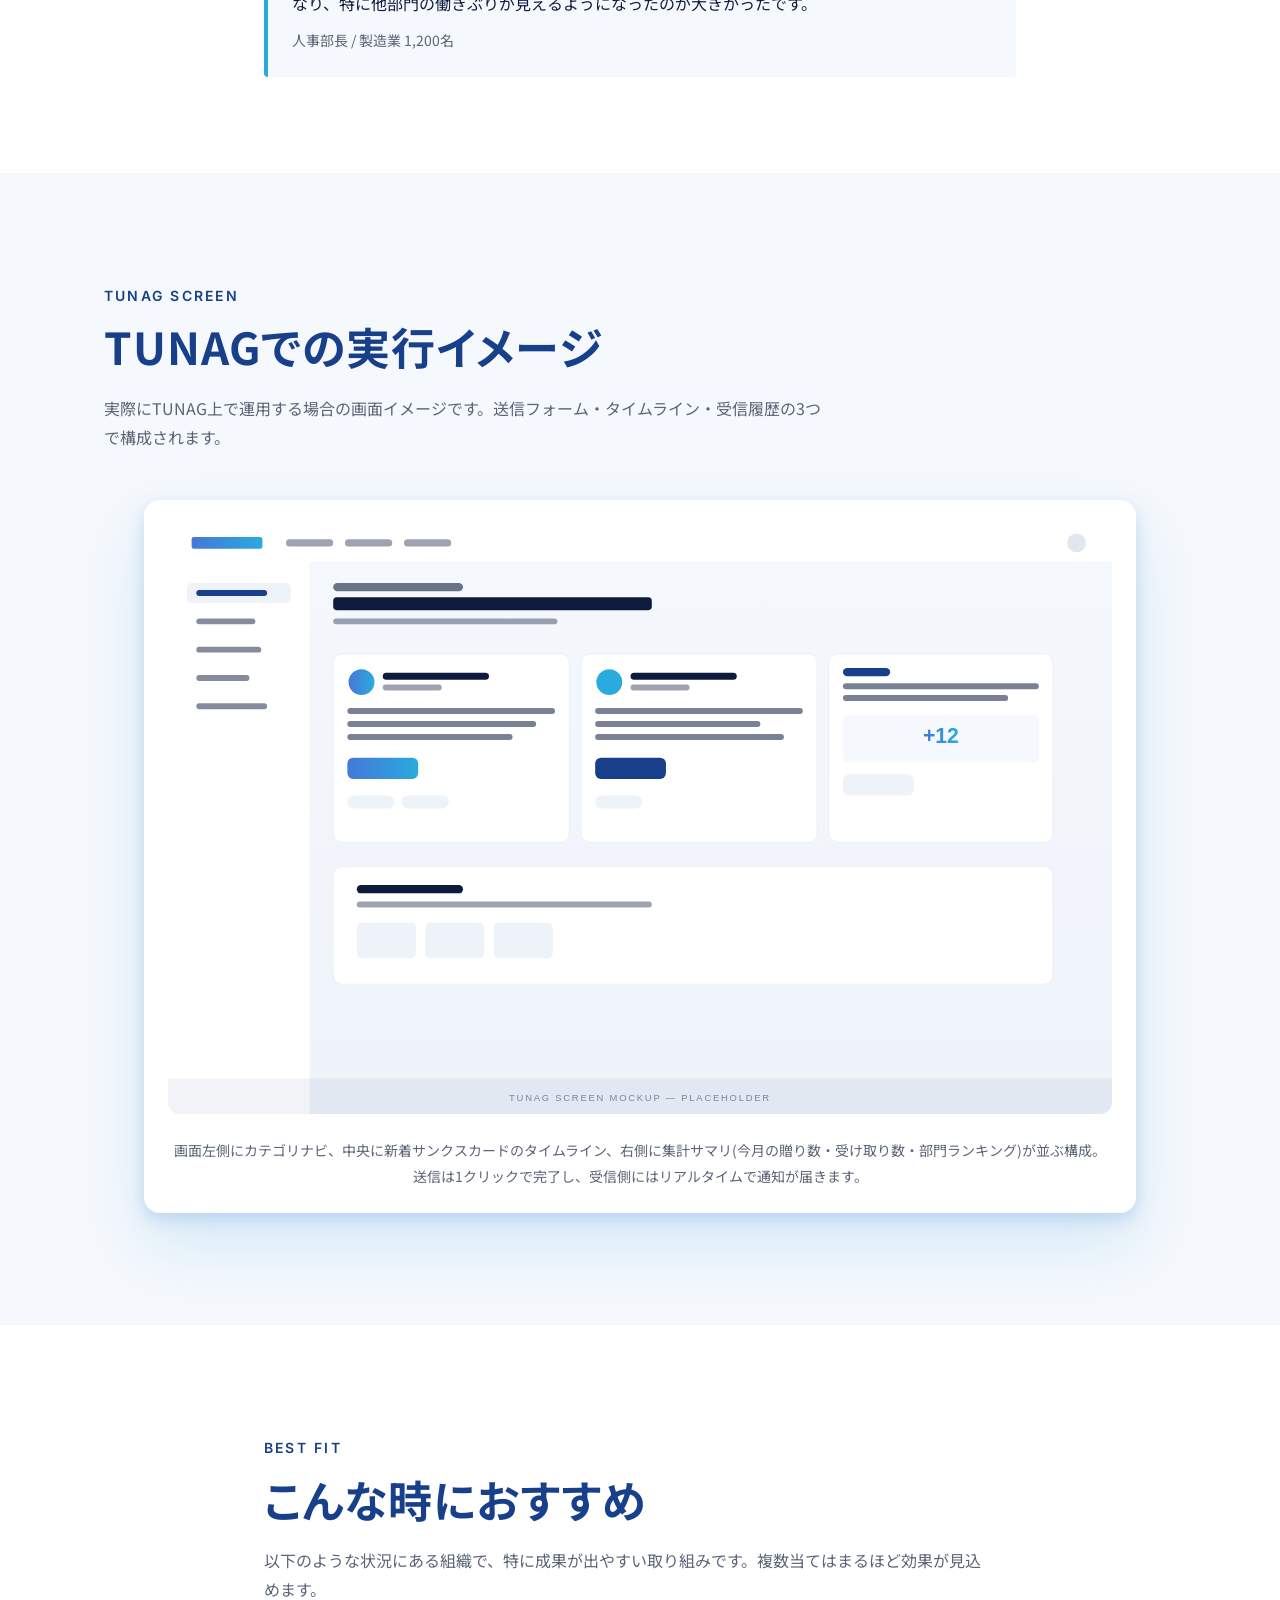
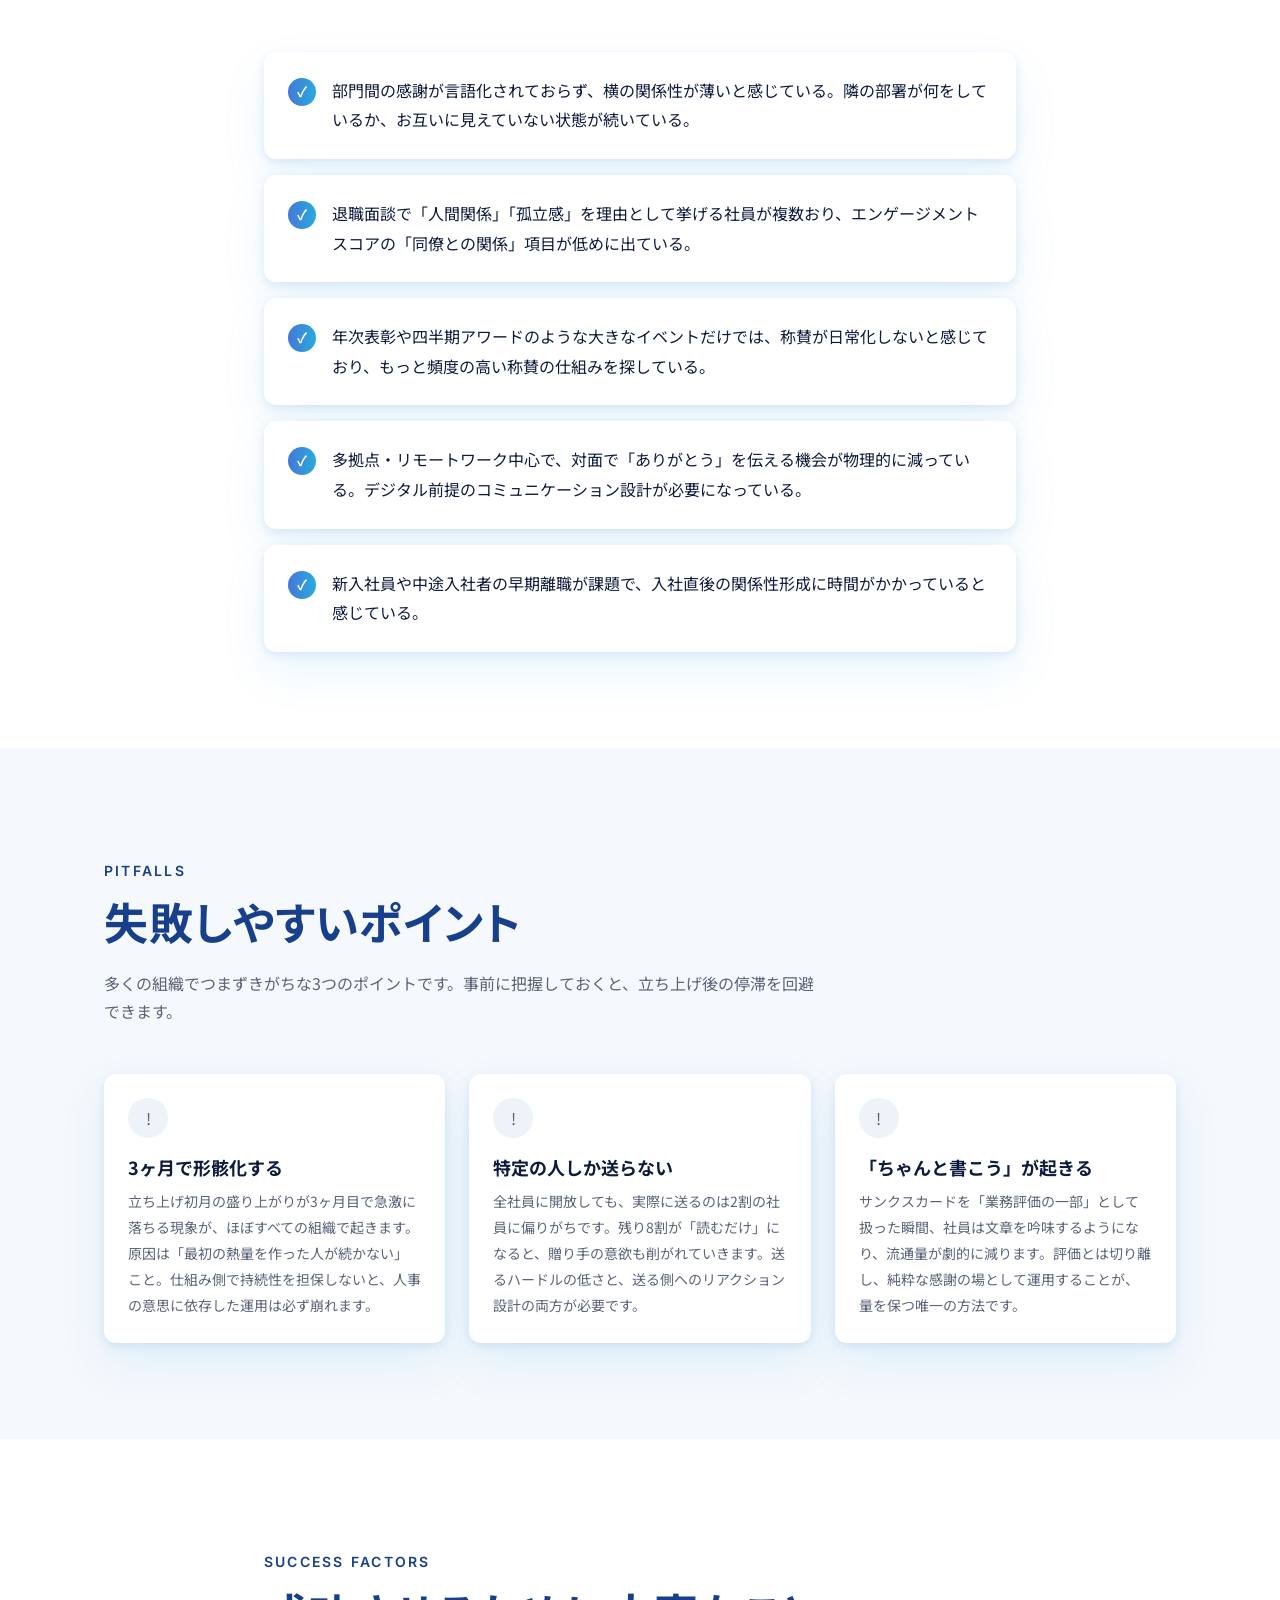
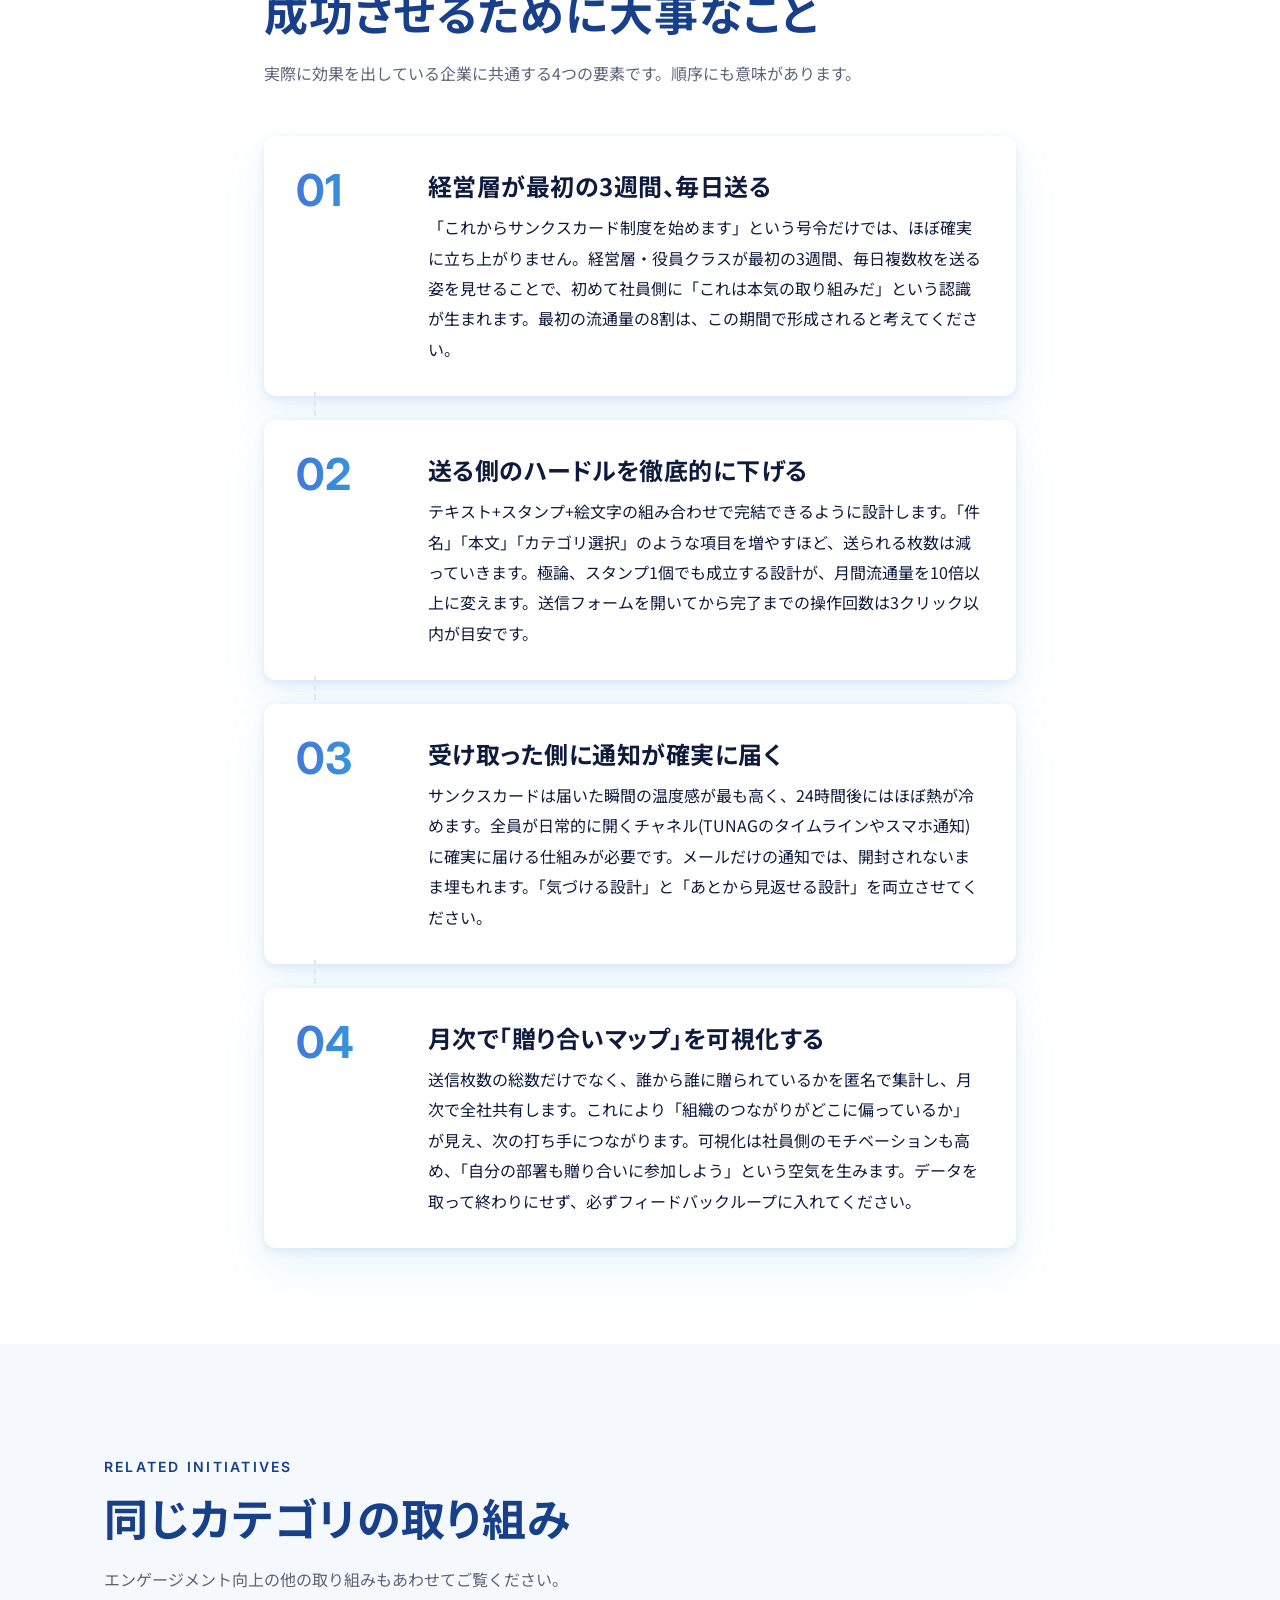
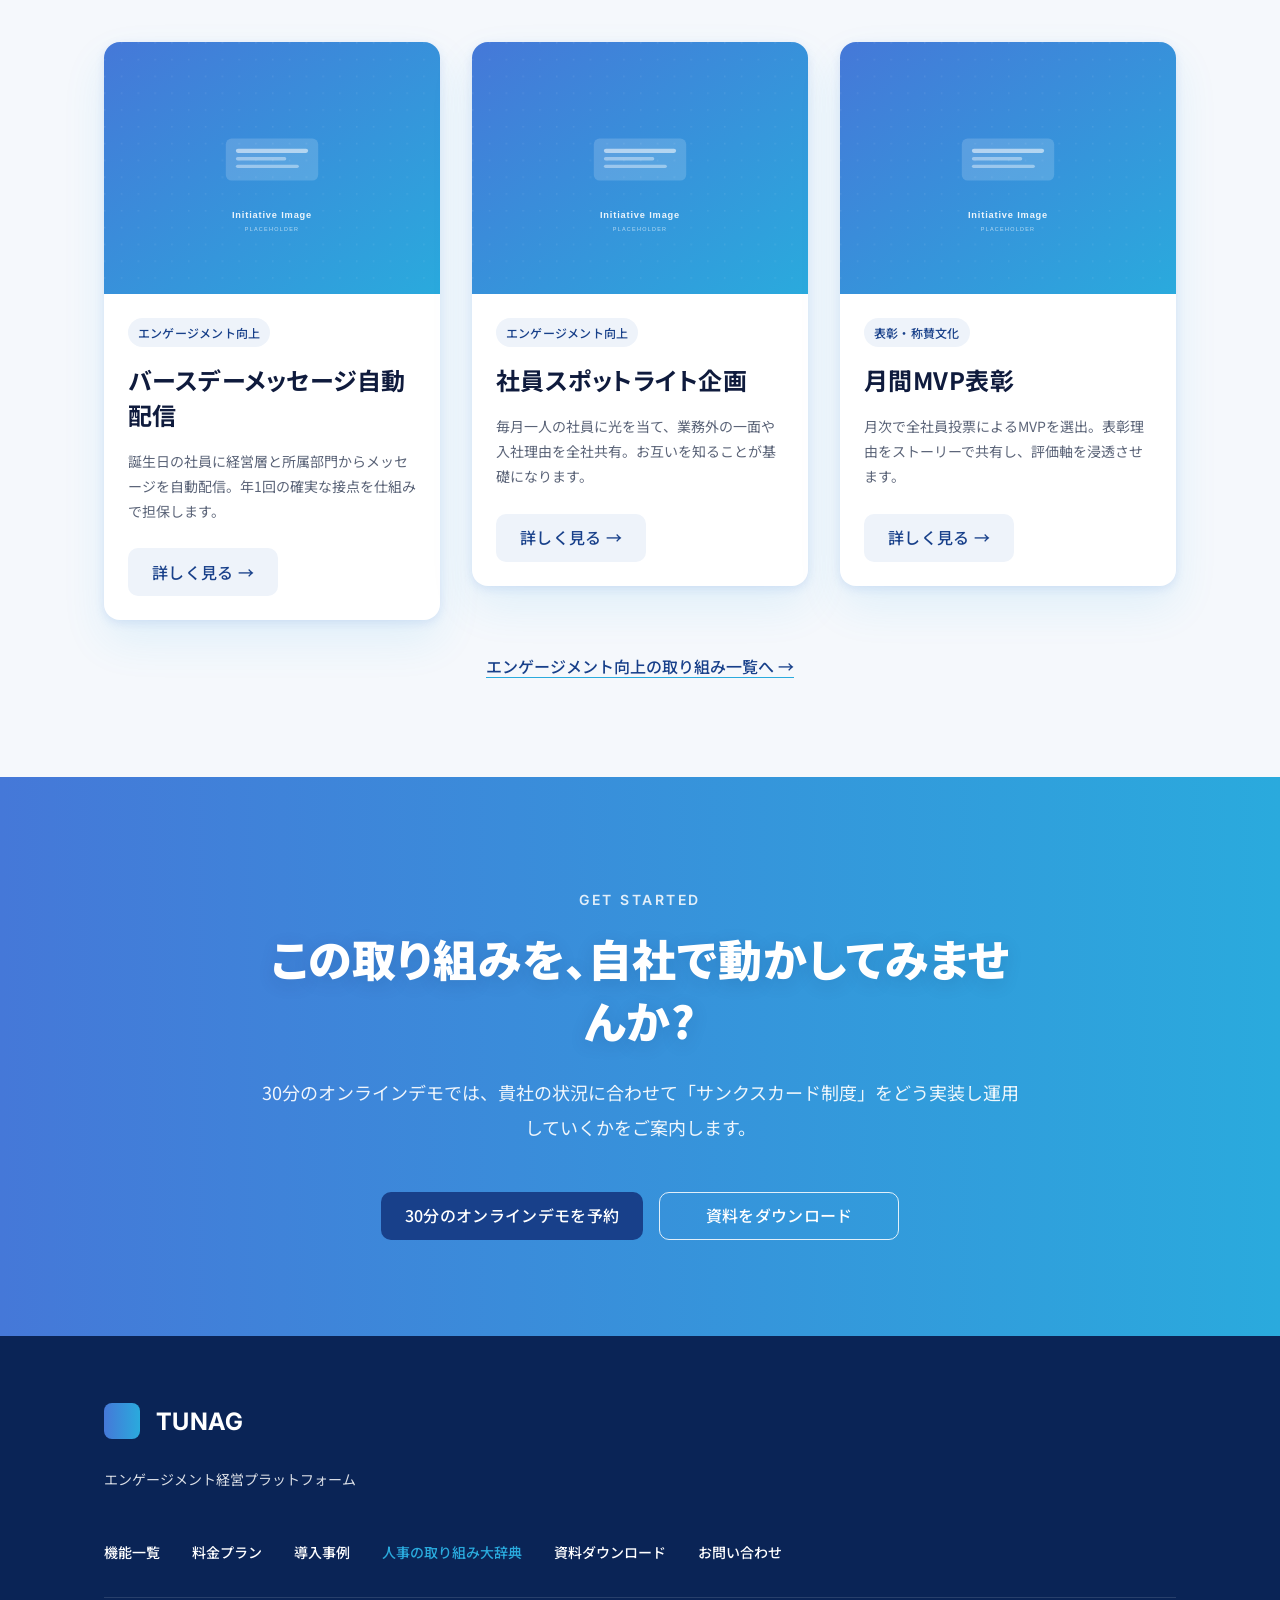
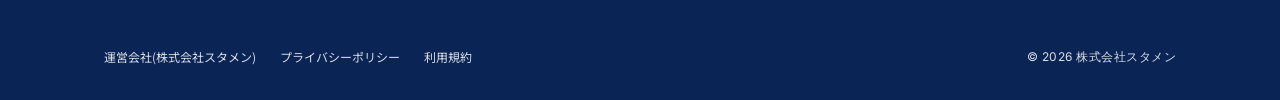
<file: hr-policy-handbook/thanks-card/index.html>
<!DOCTYPE html>
<html lang="ja">
<head>
  <meta charset="UTF-8">
  <meta name="viewport" content="width=device-width, initial-scale=1">
  <title>サンクスカード制度 | 人事の取り組み大辞典 | TUNAG</title>
  <meta name="description" content="サンクスカード制度の運用設計・成功要因・失敗しやすいポイントを実務目線で整理。日常の感謝を可視化し、横の称賛を文化として根付かせる施策を、TUNAG上での実装イメージとあわせて解説します。">
  <meta name="robots" content="index,follow">
  <link rel="canonical" href="https://yoshiaki-ishiyama.github.io/tunag-landing-pages/hr-policy-handbook/thanks-card/">

  <!-- OGP -->
  <meta property="og:type" content="article">
  <meta property="og:title" content="サンクスカード制度 | 人事の取り組み大辞典 | TUNAG">
  <meta property="og:description" content="日常の感謝を可視化し、横の称賛を文化にするサンクスカード制度の運用設計・成功要因・失敗ポイントを実務目線で整理しました。">
  <meta property="og:url" content="https://yoshiaki-ishiyama.github.io/tunag-landing-pages/hr-policy-handbook/thanks-card/">
  <meta property="og:image" content="https://yoshiaki-ishiyama.github.io/tunag-landing-pages/hr-policy-handbook/images/placeholder.svg">
  <meta name="twitter:card" content="summary_large_image">

  <!-- Fonts -->
  <link rel="preconnect" href="https://fonts.googleapis.com">
  <link rel="preconnect" href="https://fonts.gstatic.com" crossorigin>
  <link href="https://fonts.googleapis.com/css2?family=Inter:wght@400;500;600;700&family=Noto+Sans+JP:wght@400;500;700;900&display=swap" rel="stylesheet">

  <link rel="stylesheet" href="../style.css">

  <!-- Structured Data: Article + HowTo + BreadcrumbList -->
  <script type="application/ld+json">
  [
    {
      "@context": "https://schema.org",
      "@type": "Article",
      "headline": "サンクスカード制度",
      "description": "日常の感謝を可視化し、横の称賛を文化にする取り組み。運用設計・成功要因・失敗しやすいポイントを実務目線で整理しました。",
      "inLanguage": "ja",
      "url": "https://yoshiaki-ishiyama.github.io/tunag-landing-pages/hr-policy-handbook/thanks-card/",
      "image": "https://yoshiaki-ishiyama.github.io/tunag-landing-pages/hr-policy-handbook/images/placeholder.svg",
      "isPartOf": {
        "@type": "CollectionPage",
        "name": "人事の取り組み大辞典",
        "url": "https://yoshiaki-ishiyama.github.io/tunag-landing-pages/hr-policy-handbook/"
      },
      "publisher": {
        "@type": "Organization",
        "name": "株式会社スタメン",
        "url": "https://stmn.co.jp/"
      }
    },
    {
      "@context": "https://schema.org",
      "@type": "HowTo",
      "name": "サンクスカード制度を組織に定着させる方法",
      "description": "感謝の可視化を文化として根付かせるための、運用設計上の必須要素。",
      "step": [
        { "@type": "HowToStep", "position": 1, "name": "経営層が最初の3週間、毎日送る", "text": "号令だけでなく、経営層が手本となって日常的にサンクスカードを送ります。最初の数週間の実例数が、その後の流通量を決めます。" },
        { "@type": "HowToStep", "position": 2, "name": "送る側のハードルを徹底的に下げる", "text": "ひとこと・スタンプ・絵文字でも送れるように設計します。文章を書かせる運用にすると、最初の3ヶ月で形骸化します。" },
        { "@type": "HowToStep", "position": 3, "name": "受け取った側に通知が確実に届く", "text": "全員が日常的に開くチャネル(TUNAGのタイムラインなど)に通知を流し、感謝を受け取った瞬間の喜びを逃しません。" },
        { "@type": "HowToStep", "position": 4, "name": "月次で「贈り合いマップ」を可視化", "text": "誰から誰に贈られたかを匿名集計し、組織内のつながりの偏りを発見できる形で月次共有します。" }
      ]
    },
    {
      "@context": "https://schema.org",
      "@type": "BreadcrumbList",
      "itemListElement": [
        { "@type": "ListItem", "position": 1, "name": "TUNAG", "item": "https://yoshiaki-ishiyama.github.io/tunag-landing-pages/" },
        { "@type": "ListItem", "position": 2, "name": "人事の取り組み大辞典", "item": "https://yoshiaki-ishiyama.github.io/tunag-landing-pages/hr-policy-handbook/" },
        { "@type": "ListItem", "position": 3, "name": "エンゲージメント向上", "item": "https://yoshiaki-ishiyama.github.io/tunag-landing-pages/hr-policy-handbook/#category-engagement" },
        { "@type": "ListItem", "position": 4, "name": "サンクスカード制度" }
      ]
    }
  ]
  </script>
</head>
<body>

<!-- ============================================================
     Header
     ============================================================ -->
<header class="l-header">
  <div class="l-container l-header__inner">
    <a class="l-header__brand" href="../../">
      <span class="l-header__brand-mark" aria-hidden="true"></span>
      <span class="l-header__brand-text">TUNAG</span>
      <span class="l-header__brand-sub u-pc-only">人事の取り組み大辞典</span>
    </a>
    <a class="c-button c-button--primary c-button--sm l-header__cta" href="#final-cta">資料をダウンロード</a>
  </div>
</header>

<main>

<!-- ============================================================
     Breadcrumb
     ============================================================ -->
<div class="l-container">
  <nav class="c-breadcrumb" aria-label="パンくずリスト">
    <ol class="c-breadcrumb__list">
      <li class="c-breadcrumb__item"><a href="../../">TUNAG</a></li>
      <li class="c-breadcrumb__item"><a href="../">人事の取り組み大辞典</a></li>
      <li class="c-breadcrumb__item"><a href="../#category-engagement">エンゲージメント向上</a></li>
      <li class="c-breadcrumb__item" aria-current="page">サンクスカード制度</li>
    </ol>
  </nav>
</div>

<!-- ============================================================
     Detail Head
     ============================================================ -->
<section class="l-section l-section--soft p-detail-head">
  <div class="l-container">
    <p class="c-section-head__eyebrow" style="display:inline-block;">Recognition / Engagement</p>
    <span class="p-detail-head__category-chip">エンゲージメント向上</span>
    <h1 class="p-detail-head__title">サンクスカード制度</h1>
    <p class="p-detail-head__lead">日常的な感謝を可視化し、横の称賛を文化として根付かせる取り組み。スタンプ感覚で送れる気軽さと、贈った内容が全員の目に触れる透明性のバランスが、組織への定着を左右します。</p>

    <dl class="p-detail-head__meta">
      <div class="p-detail-head__meta-item">
        <dt class="p-detail-head__meta-label">想定対象部署</dt>
        <dd class="p-detail-head__meta-value">全社員 / マネジャー / 人事</dd>
      </div>
      <div class="p-detail-head__meta-item">
        <dt class="p-detail-head__meta-label">運用負荷</dt>
        <dd class="p-detail-head__meta-value"><strong>◎</strong>低い</dd>
      </div>
      <div class="p-detail-head__meta-item">
        <dt class="p-detail-head__meta-label">想定立ち上げ期間</dt>
        <dd class="p-detail-head__meta-value"><strong>2〜4</strong>週間</dd>
      </div>
    </dl>
  </div>
</section>

<!-- ============================================================
     Detail Body (overview)
     ============================================================ -->
<section class="l-section">
  <div class="l-container l-section--narrow" style="max-width: var(--container-narrow); margin-inline:auto;">
    <header class="c-section-head c-section-head--left">
      <p class="c-section-head__eyebrow">Overview</p>
      <h2 class="c-section-head__title">取り組みの概要</h2>
    </header>

    <p class="p-detail-body__paragraph">サンクスカード制度は、社員同士が「ありがとう」を可視化された形で送り合う仕組みです。口頭の感謝はその場で消えてしまいますが、テキストやスタンプの形に残すことで、本人が後から見返せるだけでなく、周囲の社員にも「誰がどんな働きで感謝されているのか」が伝わります。これが、表彰イベント以外の場で日常的に称賛が循環する基盤になります。</p>

    <p class="p-detail-body__paragraph">運用にあたっては、毎日数十枚〜数百枚が流通する規模を初期から想定する必要があります。月に数枚しか送られない仕組みは、ほぼ確実に半年以内に止まります。送る側のハードルを徹底的に下げ、文章ではなくひとこと・スタンプ・絵文字でも成立するように設計するのが定着のコツです。「ちゃんとした文章を書こう」と思わせた瞬間に、流通量は1/10になります。</p>

    <p class="p-detail-body__paragraph">受け取った側の体験設計も重要です。サンクスカードは届いた瞬間の温度感が一番高く、そこを逃すと感情が冷めてしまいます。プッシュ通知を含めた即時性のある通知設計と、受け取ったサンクスカードを後からまとめて見返せる「マイページ」的なアーカイブ機能の両立が求められます。TUNAG上では、これら一連の体験を専用機能として標準提供しているため、独自開発の必要はありません。</p>

    <p class="p-detail-body__paragraph">月次・四半期で「組織のつながりマップ」として可視化することで、人事側の運用価値も生まれます。誰から誰に多く贈られているか、特定部門だけで内輪化していないかなど、組織のコミュニケーション偏りが定量的に把握できます。退職予兆や部門間の溝の早期検知にもつながる、副次的な効用が大きい施策です。</p>

    <blockquote class="p-detail-body__quote">
      <p class="p-detail-body__quote-text">制度を導入する前は、感謝を伝える機会が偶発的でした。仕組みにしたことで、毎日見える形になり、特に他部門の働きぶりが見えるようになったのが大きかったです。</p>
      <cite class="p-detail-body__quote-cite">人事部長 / 製造業 1,200名</cite>
    </blockquote>
  </div>
</section>

<!-- ============================================================
     Detail Mockup (TUNAG screen)
     ============================================================ -->
<section class="l-section l-section--soft p-detail-mockup">
  <div class="l-container">
    <header class="c-section-head c-section-head--left">
      <p class="c-section-head__eyebrow">TUNAG Screen</p>
      <h2 class="c-section-head__title">TUNAGでの実行イメージ</h2>
      <p class="c-section-head__lead">実際にTUNAG上で運用する場合の画面イメージです。送信フォーム・タイムライン・受信履歴の3つで構成されます。</p>
    </header>

    <figure class="p-detail-mockup__frame">
      <img class="p-detail-mockup__image" src="../images/placeholder-mockup.svg" alt="TUNAG上でサンクスカード制度を運用する画面のイメージ" loading="lazy" width="1600" height="1000">
      <figcaption class="p-detail-mockup__caption">画面左側にカテゴリナビ、中央に新着サンクスカードのタイムライン、右側に集計サマリ(今月の贈り数・受け取り数・部門ランキング)が並ぶ構成。送信は1クリックで完了し、受信側にはリアルタイムで通知が届きます。</figcaption>
    </figure>
  </div>
</section>

<!-- ============================================================
     Detail Fit (こんな時におすすめ)
     ============================================================ -->
<section class="l-section">
  <div class="l-container l-section--narrow" style="max-width: var(--container-narrow); margin-inline:auto;">
    <header class="c-section-head c-section-head--left">
      <p class="c-section-head__eyebrow">Best Fit</p>
      <h2 class="c-section-head__title">こんな時におすすめ</h2>
      <p class="c-section-head__lead">以下のような状況にある組織で、特に成果が出やすい取り組みです。複数当てはまるほど効果が見込めます。</p>
    </header>

    <ul class="p-detail-fit__list">
      <li class="p-detail-fit__item">
        <span class="p-detail-fit__check" aria-hidden="true">✓</span>
        <span>部門間の感謝が言語化されておらず、横の関係性が薄いと感じている。隣の部署が何をしているか、お互いに見えていない状態が続いている。</span>
      </li>
      <li class="p-detail-fit__item">
        <span class="p-detail-fit__check" aria-hidden="true">✓</span>
        <span>退職面談で「人間関係」「孤立感」を理由として挙げる社員が複数おり、エンゲージメントスコアの「同僚との関係」項目が低めに出ている。</span>
      </li>
      <li class="p-detail-fit__item">
        <span class="p-detail-fit__check" aria-hidden="true">✓</span>
        <span>年次表彰や四半期アワードのような大きなイベントだけでは、称賛が日常化しないと感じており、もっと頻度の高い称賛の仕組みを探している。</span>
      </li>
      <li class="p-detail-fit__item">
        <span class="p-detail-fit__check" aria-hidden="true">✓</span>
        <span>多拠点・リモートワーク中心で、対面で「ありがとう」を伝える機会が物理的に減っている。デジタル前提のコミュニケーション設計が必要になっている。</span>
      </li>
      <li class="p-detail-fit__item">
        <span class="p-detail-fit__check" aria-hidden="true">✓</span>
        <span>新入社員や中途入社者の早期離職が課題で、入社直後の関係性形成に時間がかかっていると感じている。</span>
      </li>
    </ul>
  </div>
</section>

<!-- ============================================================
     Detail Pitfalls (失敗しやすいポイント)
     ============================================================ -->
<section class="l-section l-section--soft">
  <div class="l-container">
    <header class="c-section-head c-section-head--left">
      <p class="c-section-head__eyebrow">Pitfalls</p>
      <h2 class="c-section-head__title">失敗しやすいポイント</h2>
      <p class="c-section-head__lead">多くの組織でつまずきがちな3つのポイントです。事前に把握しておくと、立ち上げ後の停滞を回避できます。</p>
    </header>

    <ul class="p-detail-pitfalls__grid">
      <li class="p-detail-pitfalls__card">
        <span class="p-detail-pitfalls__icon" aria-hidden="true">!</span>
        <h3 class="p-detail-pitfalls__title">3ヶ月で形骸化する</h3>
        <p class="p-detail-pitfalls__text">立ち上げ初月の盛り上がりが3ヶ月目で急激に落ちる現象が、ほぼすべての組織で起きます。原因は「最初の熱量を作った人が続かない」こと。仕組み側で持続性を担保しないと、人事の意思に依存した運用は必ず崩れます。</p>
      </li>
      <li class="p-detail-pitfalls__card">
        <span class="p-detail-pitfalls__icon" aria-hidden="true">!</span>
        <h3 class="p-detail-pitfalls__title">特定の人しか送らない</h3>
        <p class="p-detail-pitfalls__text">全社員に開放しても、実際に送るのは2割の社員に偏りがちです。残り8割が「読むだけ」になると、贈り手の意欲も削がれていきます。送るハードルの低さと、送る側へのリアクション設計の両方が必要です。</p>
      </li>
      <li class="p-detail-pitfalls__card">
        <span class="p-detail-pitfalls__icon" aria-hidden="true">!</span>
        <h3 class="p-detail-pitfalls__title">「ちゃんと書こう」が起きる</h3>
        <p class="p-detail-pitfalls__text">サンクスカードを「業務評価の一部」として扱った瞬間、社員は文章を吟味するようになり、流通量が劇的に減ります。評価とは切り離し、純粋な感謝の場として運用することが、量を保つ唯一の方法です。</p>
      </li>
    </ul>
  </div>
</section>

<!-- ============================================================
     Detail Success (成功させるために大事なこと)
     ============================================================ -->
<section class="l-section">
  <div class="l-container l-section--narrow" style="max-width: var(--container-narrow); margin-inline:auto;">
    <header class="c-section-head c-section-head--left">
      <p class="c-section-head__eyebrow">Success Factors</p>
      <h2 class="c-section-head__title">成功させるために大事なこと</h2>
      <p class="c-section-head__lead">実際に効果を出している企業に共通する4つの要素です。順序にも意味があります。</p>
    </header>

    <ol class="p-detail-success__list">
      <li class="p-detail-success__item">
        <span class="p-detail-success__number" aria-hidden="true">01</span>
        <div>
          <h3 class="p-detail-success__title">経営層が最初の3週間、毎日送る</h3>
          <p class="p-detail-success__text">「これからサンクスカード制度を始めます」という号令だけでは、ほぼ確実に立ち上がりません。経営層・役員クラスが最初の3週間、毎日複数枚を送る姿を見せることで、初めて社員側に「これは本気の取り組みだ」という認識が生まれます。最初の流通量の8割は、この期間で形成されると考えてください。</p>
        </div>
      </li>
      <li class="p-detail-success__item">
        <span class="p-detail-success__number" aria-hidden="true">02</span>
        <div>
          <h3 class="p-detail-success__title">送る側のハードルを徹底的に下げる</h3>
          <p class="p-detail-success__text">テキスト+スタンプ+絵文字の組み合わせで完結できるように設計します。「件名」「本文」「カテゴリ選択」のような項目を増やすほど、送られる枚数は減っていきます。極論、スタンプ1個でも成立する設計が、月間流通量を10倍以上に変えます。送信フォームを開いてから完了までの操作回数は3クリック以内が目安です。</p>
        </div>
      </li>
      <li class="p-detail-success__item">
        <span class="p-detail-success__number" aria-hidden="true">03</span>
        <div>
          <h3 class="p-detail-success__title">受け取った側に通知が確実に届く</h3>
          <p class="p-detail-success__text">サンクスカードは届いた瞬間の温度感が最も高く、24時間後にはほぼ熱が冷めます。全員が日常的に開くチャネル(TUNAGのタイムラインやスマホ通知)に確実に届ける仕組みが必要です。メールだけの通知では、開封されないまま埋もれます。「気づける設計」と「あとから見返せる設計」を両立させてください。</p>
        </div>
      </li>
      <li class="p-detail-success__item">
        <span class="p-detail-success__number" aria-hidden="true">04</span>
        <div>
          <h3 class="p-detail-success__title">月次で「贈り合いマップ」を可視化する</h3>
          <p class="p-detail-success__text">送信枚数の総数だけでなく、誰から誰に贈られているかを匿名で集計し、月次で全社共有します。これにより「組織のつながりがどこに偏っているか」が見え、次の打ち手につながります。可視化は社員側のモチベーションも高め、「自分の部署も贈り合いに参加しよう」という空気を生みます。データを取って終わりにせず、必ずフィードバックループに入れてください。</p>
        </div>
      </li>
    </ol>
  </div>
</section>

<!-- ============================================================
     Related Initiatives (same category)
     ============================================================ -->
<section class="l-section l-section--soft">
  <div class="l-container">
    <header class="c-section-head c-section-head--left">
      <p class="c-section-head__eyebrow">Related Initiatives</p>
      <h2 class="c-section-head__title">同じカテゴリの取り組み</h2>
      <p class="c-section-head__lead">エンゲージメント向上の他の取り組みもあわせてご覧ください。</p>
    </header>

    <ul class="p-card-grid">
      <li>
        <article class="c-initiative-card">
          <a class="c-initiative-card__thumb-link" href="../thanks-card/" aria-label="バースデーメッセージ自動配信の詳細を見る">
            <img class="c-initiative-card__thumb" src="../images/placeholder.svg" alt="バースデーメッセージ自動配信のイメージ" loading="lazy" width="800" height="600">
          </a>
          <div class="c-initiative-card__body">
            <span class="c-initiative-card__category">エンゲージメント向上</span>
            <h3 class="c-initiative-card__title">バースデーメッセージ自動配信</h3>
            <p class="c-initiative-card__summary">誕生日の社員に経営層と所属部門からメッセージを自動配信。年1回の確実な接点を仕組みで担保します。</p>
            <a class="c-button c-button--secondary c-initiative-card__cta" href="../thanks-card/">詳しく見る →</a>
          </div>
        </article>
      </li>
      <li>
        <article class="c-initiative-card">
          <a class="c-initiative-card__thumb-link" href="../thanks-card/" aria-label="社員スポットライト企画の詳細を見る">
            <img class="c-initiative-card__thumb" src="../images/placeholder.svg" alt="社員スポットライト企画のイメージ" loading="lazy" width="800" height="600">
          </a>
          <div class="c-initiative-card__body">
            <span class="c-initiative-card__category">エンゲージメント向上</span>
            <h3 class="c-initiative-card__title">社員スポットライト企画</h3>
            <p class="c-initiative-card__summary">毎月一人の社員に光を当て、業務外の一面や入社理由を全社共有。お互いを知ることが基礎になります。</p>
            <a class="c-button c-button--secondary c-initiative-card__cta" href="../thanks-card/">詳しく見る →</a>
          </div>
        </article>
      </li>
      <li>
        <article class="c-initiative-card">
          <a class="c-initiative-card__thumb-link" href="../thanks-card/" aria-label="月間MVP表彰の詳細を見る">
            <img class="c-initiative-card__thumb" src="../images/placeholder.svg" alt="月間MVP表彰のイメージ" loading="lazy" width="800" height="600">
          </a>
          <div class="c-initiative-card__body">
            <span class="c-initiative-card__category">表彰・称賛文化</span>
            <h3 class="c-initiative-card__title">月間MVP表彰</h3>
            <p class="c-initiative-card__summary">月次で全社員投票によるMVPを選出。表彰理由をストーリーで共有し、評価軸を浸透させます。</p>
            <a class="c-button c-button--secondary c-initiative-card__cta" href="../thanks-card/">詳しく見る →</a>
          </div>
        </article>
      </li>
    </ul>

    <div class="p-related__bottom">
      <a class="p-related__bottom-link" href="../#category-engagement">エンゲージメント向上の取り組み一覧へ →</a>
    </div>
  </div>
</section>

<!-- ============================================================
     Final CTA
     ============================================================ -->
<section id="final-cta" class="p-final-cta">
  <div class="l-container">
    <div class="p-final-cta__inner">
      <p class="p-final-cta__eyebrow">Get Started</p>
      <h2 class="p-final-cta__title">この取り組みを、自社で動かしてみませんか?</h2>
      <p class="p-final-cta__lead">30分のオンラインデモでは、貴社の状況に合わせて「サンクスカード制度」をどう実装し運用していくかをご案内します。</p>
      <div class="p-final-cta__buttons">
        <a class="c-button c-button--primary" href="#">30分のオンラインデモを予約</a>
        <a class="c-button c-button--ghost" href="#">資料をダウンロード</a>
      </div>
    </div>
  </div>
</section>

</main>

<!-- ============================================================
     Footer
     ============================================================ -->
<footer class="l-footer">
  <div class="l-container">
    <div class="l-footer__brand">
      <span class="l-footer__brand-mark" aria-hidden="true"></span>
      <span class="l-footer__brand-name">TUNAG</span>
    </div>
    <p class="l-footer__brand-tagline">エンゲージメント経営プラットフォーム</p>
    <nav class="l-footer__nav" aria-label="フッターナビゲーション">
      <a href="#">機能一覧</a>
      <a href="#">料金プラン</a>
      <a href="#">導入事例</a>
      <a href="../" aria-current="page">人事の取り組み大辞典</a>
      <a href="#">資料ダウンロード</a>
      <a href="#">お問い合わせ</a>
    </nav>
    <div class="l-footer__legal">
      <a href="#">運営会社(株式会社スタメン)</a>
      <a href="#">プライバシーポリシー</a>
      <a href="#">利用規約</a>
      <span class="l-footer__copy">© 2026 株式会社スタメン</span>
    </div>
  </div>
</footer>

</body>
</html>
</file>
<file: comprehensive-support-services/style.css>
/* ==========================================================================
   TUNAG トータルソリューション LP / style.css
   design.md のトークンに準拠。Clear & Confident — 明快さと信頼感を両立。
   ========================================================================== */

/* ==========================================================================
   :root — Tokens (design.md §2〜§5)
   ========================================================================== */
:root {
  /* === Primary Navy === */
  --color-primary:        #18408a;
  --color-primary-hover:  #102d63;
  --color-primary-deep:   #0a2456;

  /* === Brand Gradient === */
  --color-brand-blue: #4578d8;
  --color-brand-aqua: #2aaadd;
  --gradient-brand:   linear-gradient(90deg, #4578d8 0%, #2aaadd 100%);

  /* === Text === */
  --color-text:                 #0f1b3d;
  --color-text-mute:            #5b6478;
  --color-text-on-brand:         #ffffff;
  --color-text-on-brand-mute:    rgba(255, 255, 255, 0.85);

  /* === Neutrals === */
  --color-bg:       #ffffff;
  --color-bg-soft:  #f5f8fc;
  --color-bg-cool:  #eef3fa;
  --color-border:   #e1e7f0;

  /* === Functional === */
  --color-success: #2d9d78;
  --color-warning: #d97706;
  --color-danger:  #d94545;

  /* === Shadows === */
  --shadow-card:
    0 3px 10px rgba(69, 120, 216, 0.14),
    0 20px 44px rgba(42, 170, 221, 0.10);
  --shadow-card-strong:
    0 6px 16px rgba(69, 120, 216, 0.22),
    0 32px 64px rgba(42, 170, 221, 0.16);

  /* === Fonts === */
  --font-jp: 'Noto Sans JP', 'Hiragino Kaku Gothic ProN', 'ヒラギノ角ゴ ProN W3', sans-serif;
  --font-en: 'Inter', 'Helvetica Neue', Arial, sans-serif;

  /* === Font Sizes === */
  --text-xs:   0.75rem;
  --text-sm:   0.875rem;
  --text-base: 1rem;
  --text-lg:   1.125rem;
  --text-xl:   1.5rem;
  --text-2xl:  2rem;
  --text-3xl:  2.75rem;
  --text-hero: 3.5rem;

  /* === Spacing === */
  --space-1:  0.5rem;
  --space-2:  1rem;
  --space-3:  1.5rem;
  --space-4:  2rem;
  --space-6:  3rem;
  --space-8:  4rem;
  --space-12: 6rem;
  --space-16: 8rem;

  /* === Layout === */
  --container-max:    1120px;
  --container-wide:   1400px;
  --container-narrow: 800px;

  /* === Radius === */
  --radius-sm: 6px;
  --radius-md: 12px;
  --radius-lg: 16px;
  --radius-xl: 24px;
}

/* ==========================================================================
   Reset / Base
   ========================================================================== */
*,
*::before,
*::after {
  box-sizing: border-box;
}

html {
  font-family: var(--font-jp);
  scroll-behavior: smooth;
  -webkit-text-size-adjust: 100%;
}

body {
  margin: 0;
  background: var(--color-bg);
  color: var(--color-text);
  font-size: var(--text-base);
  line-height: 1.8;
  font-weight: 400;
  -webkit-font-smoothing: antialiased;
  -moz-osx-font-smoothing: grayscale;
}

img,
svg {
  max-width: 100%;
  display: block;
}

a {
  color: var(--color-primary);
  text-decoration: none;
  transition: color 0.2s ease;
}

a:hover {
  color: var(--color-primary-hover);
}

ul {
  margin: 0;
  padding: 0;
  list-style: none;
}

h1, h2, h3, h4 {
  margin: 0;
  line-height: 1.3;
  font-weight: 700;
}

p {
  margin: 0;
}

:focus-visible {
  outline: 3px solid var(--color-brand-aqua);
  outline-offset: 3px;
  border-radius: 4px;
}

table {
  border-collapse: collapse;
}

/* ==========================================================================
   Layout — l-*
   ========================================================================== */

.l-container {
  max-width: var(--container-max);
  margin: 0 auto;
  padding: 0 var(--space-3);
}

.l-container--narrow {
  max-width: var(--container-narrow);
}

.l-section {
  padding: var(--space-12) 0;
  background: var(--color-bg);
}

.l-section--soft {
  background: var(--color-bg-soft);
}

.l-section--cool {
  background: var(--color-bg-cool);
}

/* ===== Header ===== */
.l-header {
  position: sticky;
  top: 0;
  z-index: 100;
  background: rgba(255, 255, 255, 0.92);
  backdrop-filter: saturate(180%) blur(12px);
  -webkit-backdrop-filter: saturate(180%) blur(12px);
  transition: box-shadow 0.25s ease, background 0.25s ease;
}

.l-header.is-scrolled {
  box-shadow: 0 2px 14px rgba(10, 36, 86, 0.06);
  background: rgba(255, 255, 255, 0.96);
}

.l-header__inner {
  display: flex;
  align-items: center;
  justify-content: space-between;
  height: 64px;
  gap: var(--space-3);
}

.l-header__ctas {
  display: flex;
  align-items: center;
  gap: var(--space-1);
  flex-shrink: 0;
}

.l-header__cta-sub {
  display: none;
}

@media (min-width: 768px) {
  .l-header__cta-sub {
    display: inline-flex;
  }
}

/* ===== Footer ===== */
.l-footer {
  background: var(--color-primary-deep);
  color: var(--color-text-on-brand-mute);
  padding: var(--space-8) 0 var(--space-4);
  font-size: var(--text-sm);
}

.l-footer__top {
  display: grid;
  grid-template-columns: 1fr;
  gap: var(--space-6);
  padding-bottom: var(--space-6);
  border-bottom: 1px solid rgba(255, 255, 255, 0.1);
}

.l-footer__brand {
  display: flex;
  flex-direction: column;
  gap: var(--space-2);
}

.l-footer__brand-text {
  color: var(--color-text-on-brand-mute);
  line-height: 1.8;
}

.l-footer__nav-list {
  display: flex;
  flex-wrap: wrap;
  gap: var(--space-2) var(--space-4);
}

.l-footer__nav-list a {
  color: var(--color-text-on-brand);
  font-weight: 500;
}

.l-footer__nav-list a:hover {
  color: var(--color-brand-aqua);
}

.l-footer__bottom {
  padding-top: var(--space-4);
  display: flex;
  flex-direction: column;
  gap: var(--space-3);
}

.l-footer__legal {
  display: flex;
  flex-wrap: wrap;
  gap: var(--space-2) var(--space-4);
}

.l-footer__legal a {
  color: var(--color-text-on-brand-mute);
  font-size: var(--text-xs);
}

.l-footer__legal a:hover {
  color: var(--color-text-on-brand);
}

.l-footer__copyright {
  font-size: var(--text-xs);
  color: rgba(255, 255, 255, 0.6);
  font-family: var(--font-en);
  letter-spacing: 0.02em;
}

/* ==========================================================================
   Components — c-*
   ========================================================================== */

/* ===== Brand ===== */
.c-brand {
  display: inline-flex;
  align-items: center;
  transition: opacity 0.2s ease;
}

.c-brand:hover {
  opacity: 0.8;
}

.c-brand__logo {
  height: 28px;
  width: auto;
  display: block;
}

.c-brand--on-dark .c-brand__logo {
  filter: brightness(0) invert(1);
}

/* ===== Nav ===== */
.c-nav__list {
  display: flex;
  gap: var(--space-4);
}

.c-nav__link {
  position: relative;
  color: var(--color-text);
  font-weight: 500;
  font-size: var(--text-sm);
  padding: var(--space-1) 0;
  transition: color 0.25s ease;
}

.c-nav__link::after {
  content: '';
  position: absolute;
  left: 50%;
  bottom: -2px;
  width: 4px;
  height: 4px;
  border-radius: 50%;
  background: var(--gradient-brand);
  transform: translateX(-50%) scale(0);
  transition: transform 0.25s ease;
}

.c-nav__link:hover {
  background: var(--gradient-brand);
  -webkit-background-clip: text;
  background-clip: text;
  -webkit-text-fill-color: transparent;
}

.c-nav__link:hover::after {
  transform: translateX(-50%) scale(1);
}

/* ===== Button ===== */
.c-button {
  display: inline-flex;
  align-items: center;
  justify-content: center;
  gap: var(--space-1);
  padding: 0.875rem 1.5rem;
  border-radius: var(--radius-md);
  font-weight: 500;
  font-size: var(--text-base);
  line-height: 1;
  text-align: center;
  text-decoration: none;
  border: 2px solid transparent;
  cursor: pointer;
  transition: background 0.2s ease, color 0.2s ease, border-color 0.2s ease, box-shadow 0.2s ease, transform 0.1s ease;
  white-space: nowrap;
}

.c-button--primary {
  background: var(--color-primary);
  color: var(--color-text-on-brand);
}

.c-button--primary:hover {
  background: var(--color-primary-hover);
  color: var(--color-text-on-brand);
  box-shadow: 0 8px 20px rgba(24, 64, 138, 0.25);
}

.c-button--ghost {
  background: transparent;
  color: var(--color-text-on-brand);
  border-color: rgba(255, 255, 255, 0.7);
}

.c-button--ghost:hover {
  background: rgba(255, 255, 255, 0.12);
  border-color: #ffffff;
  color: var(--color-text-on-brand);
}

.c-button--secondary {
  background: var(--color-bg-cool);
  color: var(--color-primary);
}

.c-button--secondary:hover {
  background: var(--color-border);
  color: var(--color-primary-hover);
}

.c-button--sm {
  padding: 0.625rem 1.125rem;
  font-size: var(--text-sm);
}

.c-button--lg {
  padding: 1.125rem 2rem;
  font-size: var(--text-lg);
  min-width: 240px;
}

.c-button--xl {
  padding: 1.25rem 2.5rem;
  font-size: var(--text-lg);
  min-width: 280px;
  font-weight: 700;
}

/* ===== Section Head ===== */
.c-section-head {
  text-align: center;
  margin-bottom: var(--space-6);
  max-width: 820px;
  margin-left: auto;
  margin-right: auto;
}

.c-section-head__eyebrow {
  display: inline-block;
  font-family: var(--font-en);
  font-size: var(--text-sm);
  font-weight: 600;
  letter-spacing: 0.16em;
  color: var(--color-primary);
  text-transform: uppercase;
  margin-bottom: var(--space-2);
}

.c-section-head__title {
  font-size: var(--text-2xl);
  color: var(--color-primary);
  line-height: 1.35;
  font-kerning: normal;
  font-feature-settings: "palt" 1;
  letter-spacing: 0.02em;
}

.c-section-head__lead {
  margin-top: var(--space-3);
  color: var(--color-text-mute);
  font-size: var(--text-base);
  line-height: 1.9;
}

.c-section-head--center {
  text-align: center;
}

/* ==========================================================================
   Project — p-*
   ========================================================================== */

/* ===== Hero ===== */
.p-hero {
  position: relative;
  padding: var(--space-8) 0 var(--space-6);
  color: var(--color-text-on-brand);
  overflow: hidden;
  isolation: isolate;
}

.p-hero__bg {
  position: absolute;
  inset: 0;
  background: var(--gradient-brand);
  z-index: -2;
}

.p-hero__bg::before {
  content: '';
  position: absolute;
  inset: 0;
  background:
    radial-gradient(600px circle at 20% 10%, rgba(255, 255, 255, 0.22), transparent 60%),
    radial-gradient(500px circle at 90% 80%, rgba(255, 255, 255, 0.16), transparent 60%);
  pointer-events: none;
}

.p-hero__inner {
  display: grid;
  grid-template-columns: 1fr;
  gap: var(--space-6);
  align-items: center;
  padding-top: var(--space-4);
  padding-bottom: var(--space-6);
  text-align: center;
}

.p-hero__copy {
  display: flex;
  flex-direction: column;
  gap: var(--space-3);
  align-items: center;
}

.p-hero__eyebrow {
  display: inline-block;
  font-family: var(--font-en);
  font-size: var(--text-sm);
  font-weight: 500;
  letter-spacing: 0.16em;
  color: rgba(255, 255, 255, 0.85);
  text-transform: uppercase;
  padding: 0.375rem 0.875rem;
  border: 1px solid rgba(255, 255, 255, 0.35);
  border-radius: 999px;
  backdrop-filter: blur(6px);
}

.p-hero__title {
  font-size: 2.25rem;
  font-weight: 900;
  line-height: 1.3;
  color: var(--color-text-on-brand);
  text-shadow: 0 4px 18px rgba(10, 36, 86, 0.15);
  font-kerning: normal;
  font-feature-settings: "palt" 1;
  letter-spacing: 0.02em;
}

.p-hero__title-sub {
  display: inline-block;
  font-size: 0.78em;
  font-weight: 700;
  letter-spacing: 0.04em;
}

.p-hero__subtitle {
  font-size: var(--text-base);
  line-height: 1.9;
  color: var(--color-text-on-brand-mute);
}

.p-hero__actions {
  display: flex;
  flex-direction: column;
  gap: var(--space-2);
  width: 100%;
  max-width: 360px;
  margin-top: var(--space-2);
}

.p-hero__actions .c-button {
  min-width: 240px;
  width: 100%;
}

.p-hero__visual {
  display: flex;
  justify-content: center;
}

.p-hero__mock-image {
  width: 100%;
  max-width: 520px;
  height: auto;
  display: block;
  margin: 0 auto;
  filter: drop-shadow(0 24px 40px rgba(10, 36, 86, 0.25));
}

/* ===== Logos ===== */
.p-logos {
  background: #ffffff;
  padding: var(--space-8) 0 var(--space-6);
  overflow: hidden;
}

.p-logos__marquee {
  width: 100%;
  overflow: hidden;
  -webkit-mask-image: linear-gradient(90deg, transparent, #000 15%, #000 85%, transparent);
  mask-image: linear-gradient(90deg, transparent, #000 15%, #000 85%, transparent);
}

.p-logos__track {
  display: flex;
  gap: 16px;
  animation: logoScroll 40s linear infinite;
  will-change: transform;
  width: max-content;
}

.p-logos__item {
  flex: 0 0 auto;
  min-width: 170px;
  height: 56px;
  display: flex;
  align-items: center;
  justify-content: center;
  padding: 0 var(--space-3);
  background: #ffffff;
  border: 1px solid var(--color-border);
  border-radius: var(--radius-md);
  font-family: var(--font-en);
  font-weight: 600;
  font-size: 0.95rem;
  color: var(--color-primary);
  letter-spacing: 0.04em;
  box-shadow: 0 1px 3px rgba(10, 36, 86, 0.04);
}

@keyframes logoScroll {
  0% { transform: translateX(0); }
  100% { transform: translateX(-33.333%); }
}

@media (prefers-reduced-motion: reduce) {
  .p-logos__track {
    animation: none;
  }
}

/* ===== Strengths ===== */
.p-strengths__grid {
  display: grid;
  grid-template-columns: 1fr;
  gap: var(--space-3);
  margin-bottom: var(--space-6);
}

.p-strengths__item {
  background: #ffffff;
  border-radius: var(--radius-lg);
  padding: var(--space-4);
  box-shadow: var(--shadow-card);
  text-align: center;
}

.p-strengths__metric {
  display: flex;
  align-items: baseline;
  justify-content: center;
  gap: 0.25rem;
  line-height: 1;
  margin-bottom: var(--space-1);
}

.p-strengths__metric-number {
  font-family: var(--font-en);
  font-size: 3.25rem;
  font-weight: 700;
  color: var(--color-primary);
  letter-spacing: -0.02em;
  background: var(--gradient-brand);
  -webkit-background-clip: text;
  background-clip: text;
  -webkit-text-fill-color: transparent;
}

.p-strengths__metric-unit {
  font-size: 1.125rem;
  font-weight: 500;
  color: var(--color-primary);
}

.p-strengths__metric-caption {
  font-size: var(--text-xs);
  color: var(--color-text-mute);
  letter-spacing: 0.08em;
  margin-bottom: var(--space-2);
}

.p-strengths__item-title {
  font-size: var(--text-lg);
  color: var(--color-primary);
  margin-bottom: var(--space-1);
}

.p-strengths__item-text {
  font-size: var(--text-sm);
  color: var(--color-text-mute);
  line-height: 1.8;
}

.p-strengths__summary {
  background: #ffffff;
  border-radius: var(--radius-lg);
  padding: var(--space-4);
  box-shadow: var(--shadow-card);
}

.p-strengths__summary-title {
  font-size: var(--text-lg);
  color: var(--color-primary);
  text-align: center;
  margin-bottom: var(--space-3);
}

.p-strengths__summary-grid {
  display: grid;
  grid-template-columns: 1fr;
  gap: var(--space-3);
}

.p-strengths__summary-item {
  text-align: center;
  padding: var(--space-2) var(--space-1);
  border-radius: var(--radius-md);
  background: var(--color-bg-soft);
}

.p-strengths__summary-label {
  font-size: var(--text-xs);
  color: var(--color-text-mute);
  letter-spacing: 0.06em;
  margin-bottom: 0.5rem;
}

.p-strengths__summary-delta {
  display: flex;
  align-items: baseline;
  justify-content: center;
  gap: 0.5rem;
  flex-wrap: wrap;
}

.p-strengths__summary-before {
  font-family: var(--font-en);
  font-size: 1.5rem;
  font-weight: 500;
  color: var(--color-text-mute);
  text-decoration: line-through;
  text-decoration-color: rgba(91, 100, 120, 0.4);
}

.p-strengths__summary-arrow {
  font-family: var(--font-en);
  font-weight: 600;
  color: var(--color-brand-aqua);
}

.p-strengths__summary-after {
  font-family: var(--font-en);
  font-size: 2rem;
  font-weight: 700;
  color: var(--color-primary);
  letter-spacing: -0.01em;
}

/* ===== Solution ===== */
.p-solution__evolution {
  display: grid;
  grid-template-columns: 1fr;
  align-items: stretch;
  gap: var(--space-2);
  margin-bottom: var(--space-4);
}

.p-solution__evo-card {
  padding: var(--space-4);
  border-radius: var(--radius-lg);
  background: #ffffff;
  box-shadow: var(--shadow-card);
  display: flex;
  flex-direction: column;
  gap: var(--space-2);
  position: relative;
}

.p-solution__evo-card--after {
  background: linear-gradient(135deg, #ffffff 0%, #f5faff 100%);
  box-shadow: var(--shadow-card-strong);
  border: 2px solid transparent;
  background-clip: padding-box;
  position: relative;
}

.p-solution__evo-card--after::before {
  content: '';
  position: absolute;
  inset: -2px;
  border-radius: var(--radius-lg);
  padding: 2px;
  background: var(--gradient-brand);
  -webkit-mask:
    linear-gradient(#fff 0 0) content-box,
    linear-gradient(#fff 0 0);
  -webkit-mask-composite: xor;
  mask-composite: exclude;
  pointer-events: none;
}

.p-solution__evo-label {
  font-family: var(--font-en);
  font-size: var(--text-xs);
  letter-spacing: 0.14em;
  color: var(--color-text-mute);
  text-transform: uppercase;
  font-weight: 600;
}

.p-solution__evo-card--after .p-solution__evo-label {
  background: var(--gradient-brand);
  -webkit-background-clip: text;
  background-clip: text;
  -webkit-text-fill-color: transparent;
}

.p-solution__evo-core {
  font-size: var(--text-lg);
  font-weight: 700;
  color: var(--color-primary);
  line-height: 1.4;
}

.p-solution__evo-list {
  display: flex;
  flex-wrap: wrap;
  gap: 0.5rem;
}

.p-solution__evo-list li {
  padding: 0.375rem 0.75rem;
  font-size: var(--text-sm);
  font-weight: 500;
  background: var(--color-bg-soft);
  color: var(--color-primary);
  border-radius: var(--radius-sm);
  border: 1px solid var(--color-border);
}

.p-solution__evo-list--after li {
  background: #ffffff;
  border-color: rgba(69, 120, 216, 0.2);
}

.p-solution__evo-badge {
  display: inline-block;
  margin-left: 0.375rem;
  padding: 0.125rem 0.375rem;
  font-family: var(--font-en);
  font-size: 0.625rem;
  font-weight: 700;
  color: #ffffff;
  background: var(--color-brand-aqua);
  border-radius: var(--radius-sm);
  letter-spacing: 0.08em;
  vertical-align: 0.1em;
}

.p-solution__evo-arrow {
  display: flex;
  align-items: center;
  justify-content: center;
  padding: var(--space-2);
}

.p-solution__evo-arrow::before {
  content: '';
  width: 2px;
  height: 40px;
  background: var(--gradient-brand);
  border-radius: 2px;
  margin-right: 0.75rem;
}

.p-solution__evo-arrow-label {
  font-family: var(--font-en);
  font-size: var(--text-sm);
  font-weight: 600;
  letter-spacing: 0.12em;
  background: var(--gradient-brand);
  -webkit-background-clip: text;
  background-clip: text;
  -webkit-text-fill-color: transparent;
  text-transform: uppercase;
}

.p-solution__bottom-message {
  text-align: center;
  color: var(--color-text-mute);
  font-size: var(--text-base);
  line-height: 1.9;
  padding: 0 var(--space-2);
}

.p-solution__list {
  margin-top: var(--space-8);
  max-width: var(--container-wide);
  margin-left: auto;
  margin-right: auto;
  padding: 0 var(--space-3);
  display: flex;
  flex-direction: column;
  gap: var(--space-8);
}

.p-solution__item {
  display: grid;
  grid-template-columns: 1fr;
  gap: var(--space-3);
  align-items: center;
}

.p-solution__item-visual {
  order: 1;
}

.p-solution__item-body {
  order: 2;
}

.p-solution__item-img {
  height: auto;
  aspect-ratio: 4 / 3;
  border-radius: var(--radius-lg);
  display: flex;
  align-items: center;
  justify-content: center;
  color: #ffffff;
  font-family: var(--font-en);
  font-size: 1.75rem;
  font-weight: 700;
  letter-spacing: 0.04em;
  text-transform: uppercase;
  box-shadow: var(--shadow-card);
  overflow: hidden;
  position: relative;
}

.p-solution__item-img::before {
  content: '';
  position: absolute;
  inset: 0;
  background:
    radial-gradient(circle at 25% 30%, rgba(255, 255, 255, 0.25), transparent 40%),
    radial-gradient(circle at 75% 75%, rgba(255, 255, 255, 0.18), transparent 45%);
}

.p-solution__item-img--01 { background: linear-gradient(135deg, #4578d8, #7296e4); }
.p-solution__item-img--02 { background: linear-gradient(135deg, #2aaadd, #5ac0e8); }
.p-solution__item-img--03 { background: linear-gradient(135deg, #18408a, #3662b0); }
.p-solution__item-img--04 { background: linear-gradient(135deg, #5678d8, #2aaadd); }
.p-solution__item-img--05 { background: linear-gradient(135deg, #2aaadd, #7ccbe3); }
.p-solution__item-img--06 {
  background: linear-gradient(135deg, #0a2456, #4578d8 50%, #2aaadd);
}

.p-solution__item-emoji {
  position: relative;
  z-index: 1;
  font-family: var(--font-jp);
  font-size: 1.5rem;
  letter-spacing: 0.05em;
  padding: 0.5rem 1.25rem;
  background: rgba(255, 255, 255, 0.14);
  border: 1px solid rgba(255, 255, 255, 0.3);
  border-radius: 999px;
  backdrop-filter: blur(8px);
}

.p-solution__item-label {
  font-family: var(--font-en);
  font-size: var(--text-sm);
  font-weight: 600;
  letter-spacing: 0.14em;
  color: var(--color-primary);
  text-transform: uppercase;
  margin-bottom: var(--space-1);
}

.p-solution__item-title {
  font-size: var(--text-xl);
  color: var(--color-primary);
  line-height: 1.4;
  margin-bottom: var(--space-2);
  font-kerning: normal;
  font-feature-settings: "palt" 1;
  letter-spacing: 0.02em;
}

.p-solution__item-text {
  color: var(--color-text-mute);
  font-size: var(--text-base);
  line-height: 1.9;
  margin-bottom: var(--space-2);
}

.p-solution__item-text strong {
  color: var(--color-primary);
  font-weight: 700;
}

.p-solution__item-tags {
  display: flex;
  flex-wrap: wrap;
  gap: 0.5rem;
}

.p-solution__item-tags li {
  padding: 0.25rem 0.75rem;
  font-size: var(--text-xs);
  font-weight: 500;
  color: var(--color-primary);
  background: var(--color-bg-cool);
  border-radius: 999px;
  letter-spacing: 0.04em;
}

/* ===== Features (How to Start) ===== */
.p-features__grid {
  display: grid;
  grid-template-columns: 1fr;
  gap: var(--space-3);
}

.p-features__card {
  position: relative;
  background: #ffffff;
  border-radius: var(--radius-lg);
  padding: var(--space-4);
  box-shadow: var(--shadow-card);
  display: flex;
  flex-direction: column;
  gap: var(--space-2);
  transition: transform 0.25s ease;
}

.p-features__card:hover {
  transform: translateY(-4px);
}

.p-features__card--featured {
  box-shadow: var(--shadow-card-strong);
  border: 2px solid transparent;
  background-image: linear-gradient(#ffffff, #ffffff), var(--gradient-brand);
  background-origin: border-box;
  background-clip: padding-box, border-box;
}

.p-features__num {
  font-family: var(--font-en);
  font-size: 2.25rem;
  font-weight: 700;
  line-height: 1;
  background: var(--gradient-brand);
  -webkit-background-clip: text;
  background-clip: text;
  -webkit-text-fill-color: transparent;
  letter-spacing: -0.02em;
}

.p-features__tag {
  display: inline-block;
  align-self: flex-start;
  padding: 0.25rem 0.75rem;
  font-size: var(--text-xs);
  font-weight: 600;
  color: var(--color-primary);
  background: var(--color-bg-cool);
  border-radius: 999px;
  letter-spacing: 0.04em;
}

.p-features__tag--accent {
  color: #ffffff;
  background: var(--gradient-brand);
}

.p-features__card-title {
  font-size: var(--text-xl);
  color: var(--color-primary);
  line-height: 1.4;
  font-kerning: normal;
  font-feature-settings: "palt" 1;
  letter-spacing: 0.02em;
}

.p-features__card-text {
  color: var(--color-text-mute);
  font-size: var(--text-sm);
  line-height: 1.9;
}

.p-features__fit-list {
  margin-top: auto;
  padding-top: var(--space-2);
  border-top: 1px dashed var(--color-border);
  display: flex;
  flex-direction: column;
  gap: 0.5rem;
}

.p-features__fit-list li {
  position: relative;
  padding-left: 1.25rem;
  font-size: var(--text-sm);
  color: var(--color-text);
  line-height: 1.7;
}

.p-features__fit-list li::before {
  content: '';
  position: absolute;
  left: 0;
  top: 0.5rem;
  width: 0.5rem;
  height: 0.5rem;
  border-radius: 50%;
  background: var(--gradient-brand);
}

/* ===== Inline CTA ===== */
.p-cta {
  padding: var(--space-8) 0;
  background: var(--gradient-brand);
  color: var(--color-text-on-brand);
  position: relative;
  overflow: hidden;
}

.p-cta::before {
  content: '';
  position: absolute;
  inset: 0;
  background:
    radial-gradient(500px circle at 15% 50%, rgba(255, 255, 255, 0.15), transparent 60%),
    radial-gradient(400px circle at 85% 50%, rgba(255, 255, 255, 0.12), transparent 60%);
  pointer-events: none;
}

.p-cta__inner {
  position: relative;
  text-align: center;
  display: flex;
  flex-direction: column;
  align-items: center;
  gap: var(--space-2);
}

.p-cta__eyebrow {
  font-family: var(--font-en);
  font-size: var(--text-xs);
  letter-spacing: 0.18em;
  text-transform: uppercase;
  font-weight: 600;
  color: rgba(255, 255, 255, 0.85);
}

.p-cta__title {
  font-size: var(--text-xl);
  color: var(--color-text-on-brand);
  line-height: 1.5;
  font-kerning: normal;
  font-feature-settings: "palt" 1;
  letter-spacing: 0.02em;
}

.p-cta__body {
  color: var(--color-text-on-brand-mute);
  font-size: var(--text-base);
  line-height: 1.9;
  max-width: 680px;
}

.p-cta__actions {
  display: flex;
  flex-direction: column;
  gap: var(--space-2);
  margin-top: var(--space-2);
  width: 100%;
  max-width: 360px;
}

.p-cta__actions .c-button {
  width: 100%;
}

/* ===== Difference & Use Cases ===== */
.p-difference__table-wrap {
  overflow-x: auto;
  background: #ffffff;
  border-radius: var(--radius-lg);
  box-shadow: var(--shadow-card);
  margin-bottom: var(--space-3);
  -webkit-overflow-scrolling: touch;
}

.p-difference__table {
  width: 100%;
  min-width: 720px;
  border-collapse: separate;
  border-spacing: 0;
}

.p-difference__table th,
.p-difference__table td {
  padding: 1rem 1.25rem;
  text-align: left;
  font-size: var(--text-sm);
  line-height: 1.7;
  vertical-align: top;
  border-bottom: 1px solid var(--color-border);
}

.p-difference__table thead th {
  background: var(--color-bg-soft);
  font-size: var(--text-sm);
  font-weight: 600;
  color: var(--color-primary);
  white-space: nowrap;
}

.p-difference__table tbody th[scope="row"] {
  width: 200px;
  background: var(--color-bg-soft);
  color: var(--color-primary);
  font-weight: 600;
}

.p-difference__table tbody td {
  color: var(--color-text-mute);
}

.p-difference__table .p-difference__table-hl {
  color: var(--color-text);
  background: linear-gradient(180deg, rgba(42, 170, 221, 0.04), rgba(42, 170, 221, 0.08));
  font-weight: 500;
}

.p-difference__table thead th.p-difference__table-hl {
  background: var(--gradient-brand);
  color: #ffffff;
}

.p-difference__table tr:last-child th,
.p-difference__table tr:last-child td {
  border-bottom: none;
}

.p-difference__bottom-message {
  text-align: center;
  color: var(--color-text-mute);
  font-size: var(--text-base);
  line-height: 1.9;
  max-width: 820px;
  margin: 0 auto var(--space-8);
  padding: 0 var(--space-2);
}

/* ===== Experts ===== */
.p-experts__grid {
  display: grid;
  grid-template-columns: 1fr;
  gap: var(--space-4);
}

.p-experts__card {
  background: #ffffff;
  padding: var(--space-4) var(--space-3);
  border-radius: var(--radius-lg);
  box-shadow: var(--shadow-card);
  text-align: center;
  display: flex;
  flex-direction: column;
  align-items: center;
  gap: var(--space-1);
}

.p-experts__photo {
  width: 160px;
  height: 160px;
  border-radius: 50%;
  background: var(--gradient-brand);
  display: flex;
  align-items: center;
  justify-content: center;
  color: #ffffff;
  box-shadow: 0 6px 18px rgba(69, 120, 216, 0.28);
  margin-bottom: var(--space-2);
  overflow: hidden;
  flex-shrink: 0;
}

.p-experts__photo-initial {
  font-family: var(--font-en);
  font-weight: 700;
  font-size: 2.75rem;
  letter-spacing: 0.04em;
}

.p-experts__name {
  font-size: var(--text-lg);
  font-weight: 700;
  color: var(--color-primary);
  line-height: 1.3;
}

.p-experts__role {
  font-size: var(--text-xs);
  font-weight: 600;
  line-height: 1.5;
  color: var(--color-brand-aqua);
  margin-bottom: var(--space-2);
}

.p-experts__themes {
  list-style: none;
  padding: 0;
  margin: 0 0 var(--space-2);
  display: flex;
  flex-wrap: wrap;
  gap: 6px;
  justify-content: center;
}

.p-experts__themes li {
  font-size: var(--text-xs);
  font-weight: 600;
  line-height: 1.4;
  color: var(--color-primary);
  background: rgba(69, 120, 216, 0.08);
  border: 1px solid rgba(69, 120, 216, 0.2);
  border-radius: 999px;
  padding: 4px 10px;
}

.p-experts__bio {
  font-size: var(--text-sm);
  line-height: 1.9;
  color: var(--color-text-mute);
  text-align: left;
}

/* ===== Purpose ===== */
.p-purpose {
  position: relative;
}

.p-purpose .c-section-head__title {
  font-size: 2.5rem;
  font-weight: 900;
  color: var(--color-primary);
  line-height: 1.4;
}

.p-purpose__body {
  text-align: center;
  color: var(--color-text);
  font-size: var(--text-base);
  line-height: 2.1;
  margin-top: var(--space-3);
}

/* ===== FAQ ===== */
.p-faq__list {
  display: flex;
  flex-direction: column;
  gap: var(--space-2);
}

.p-faq__item {
  background: #ffffff;
  border-radius: var(--radius-md);
  box-shadow: var(--shadow-card);
  overflow: hidden;
  transition: box-shadow 0.2s ease;
}

.p-faq__item[open] {
  box-shadow: var(--shadow-card-strong);
}

.p-faq__q {
  display: flex;
  align-items: flex-start;
  gap: var(--space-2);
  padding: var(--space-3);
  cursor: pointer;
  font-weight: 700;
  color: var(--color-primary);
  font-size: var(--text-base);
  line-height: 1.7;
  list-style: none;
  position: relative;
  padding-right: 3rem;
}

.p-faq__q::-webkit-details-marker {
  display: none;
}

.p-faq__q::after {
  content: '';
  position: absolute;
  right: var(--space-3);
  top: 50%;
  width: 14px;
  height: 14px;
  border-right: 2px solid var(--color-primary);
  border-bottom: 2px solid var(--color-primary);
  transform: translateY(-75%) rotate(45deg);
  transition: transform 0.25s ease;
}

.p-faq__item[open] .p-faq__q::after {
  transform: translateY(-25%) rotate(-135deg);
}

.p-faq__q-mark {
  display: inline-flex;
  align-items: center;
  justify-content: center;
  width: 28px;
  height: 28px;
  border-radius: 50%;
  background: var(--gradient-brand);
  color: #ffffff;
  font-family: var(--font-en);
  font-weight: 700;
  font-size: 0.875rem;
  flex-shrink: 0;
}

.p-faq__a {
  display: flex;
  align-items: flex-start;
  gap: var(--space-2);
  padding: 0 var(--space-3) var(--space-3);
  color: var(--color-text-mute);
  line-height: 1.9;
  font-size: var(--text-sm);
  border-top: 1px dashed var(--color-border);
  padding-top: var(--space-2);
}

.p-faq__a-mark {
  display: inline-flex;
  align-items: center;
  justify-content: center;
  width: 28px;
  height: 28px;
  border-radius: 50%;
  background: var(--color-bg-cool);
  color: var(--color-primary);
  font-family: var(--font-en);
  font-weight: 700;
  font-size: 0.875rem;
  flex-shrink: 0;
}

.p-faq__a p {
  flex: 1;
}

/* ===== Final CTA ===== */
.p-final-cta {
  padding: var(--space-12) 0;
  background: var(--gradient-brand);
  color: var(--color-text-on-brand);
  position: relative;
  overflow: hidden;
}

.p-final-cta::before {
  content: '';
  position: absolute;
  inset: 0;
  background:
    radial-gradient(700px circle at 20% 20%, rgba(255, 255, 255, 0.2), transparent 55%),
    radial-gradient(600px circle at 80% 80%, rgba(255, 255, 255, 0.15), transparent 55%);
  pointer-events: none;
}

.p-final-cta__inner {
  position: relative;
  text-align: center;
  display: flex;
  flex-direction: column;
  align-items: center;
  gap: var(--space-3);
}

.p-final-cta__eyebrow {
  font-family: var(--font-en);
  font-size: var(--text-sm);
  letter-spacing: 0.2em;
  text-transform: uppercase;
  font-weight: 600;
  color: rgba(255, 255, 255, 0.9);
  padding: 0.375rem 0.875rem;
  border: 1px solid rgba(255, 255, 255, 0.4);
  border-radius: 999px;
}

.p-final-cta__title {
  font-size: 2.5rem;
  font-weight: 900;
  color: var(--color-text-on-brand);
  text-shadow: 0 4px 18px rgba(10, 36, 86, 0.15);
  line-height: 1.3;
  font-kerning: normal;
  font-feature-settings: "palt" 1;
  letter-spacing: 0.02em;
}

.p-final-cta__lead {
  font-size: var(--text-base);
  line-height: 1.9;
  color: var(--color-text-on-brand-mute);
  max-width: 720px;
}

.p-final-cta__actions {
  display: flex;
  flex-direction: column;
  gap: var(--space-4);
  margin-top: var(--space-2);
  width: 100%;
  max-width: 520px;
}

.p-final-cta__action-block {
  display: flex;
  flex-direction: column;
  align-items: center;
  gap: var(--space-1);
}

.p-final-cta__action-block .c-button {
  width: 100%;
}

.p-final-cta__caption {
  font-size: var(--text-xs);
  color: var(--color-text-on-brand-mute);
  line-height: 1.7;
  text-align: center;
}

/* ==========================================================================
   Utilities — u-*
   ========================================================================== */
.u-sp-only {
  display: initial;
}

.u-pc-only {
  display: none;
}

/* ==========================================================================
   Media Queries
   ========================================================================== */

/* ===== Tablet (768px+) ===== */
@media (min-width: 768px) {

  .l-container {
    padding: 0 var(--space-4);
  }

  .l-section {
    padding: var(--space-16) 0;
  }

  .p-hero {
    padding: var(--space-12) 0 var(--space-8);
  }

  .p-hero__title {
    font-size: 3rem;
  }

  .p-hero__subtitle {
    font-size: var(--text-lg);
  }

  .p-hero__actions {
    flex-direction: row;
    max-width: none;
    justify-content: center;
  }

  .p-hero__actions .c-button {
    min-width: 240px;
    width: auto;
  }

  .c-section-head__title {
    font-size: 2.5rem;
  }

  .p-logos__item {
    min-width: 180px;
    height: 64px;
  }

  .p-strengths__grid {
    grid-template-columns: repeat(3, 1fr);
    gap: var(--space-4);
  }

  .p-strengths__metric-number {
    font-size: 3.75rem;
  }

  .p-strengths__summary-grid {
    grid-template-columns: repeat(2, 1fr);
    gap: var(--space-4);
  }

  .p-solution__evolution {
    grid-template-columns: 1fr auto 1.2fr;
  }

  .p-solution__evo-arrow {
    flex-direction: column;
    padding: 0 var(--space-2);
  }

  .p-solution__evo-arrow::before {
    width: 40px;
    height: 2px;
    margin-right: 0;
    margin-bottom: 0.5rem;
  }

  .p-solution__item {
    grid-template-columns: 1fr 1fr;
    gap: var(--space-6);
  }

  .p-solution__item-visual {
    order: 1;
  }

  .p-solution__item-body {
    order: 2;
  }

  .p-solution__item--reverse .p-solution__item-visual {
    order: 2;
  }

  .p-solution__item--reverse .p-solution__item-body {
    order: 1;
  }

  .p-solution__item-img {
    aspect-ratio: auto;
    height: 420px;
  }

  .p-solution__item-title {
    font-size: var(--text-2xl);
  }

  .p-features__grid {
    grid-template-columns: 1fr;
    gap: var(--space-4);
  }

  .p-experts__grid {
    grid-template-columns: repeat(2, 1fr);
    gap: var(--space-4);
  }

  .p-cta {
    padding: var(--space-12) 0;
  }

  .p-cta__title {
    font-size: var(--text-2xl);
  }

  .p-cta__actions {
    flex-direction: row;
    max-width: none;
    justify-content: center;
  }

  .p-cta__actions .c-button {
    width: auto;
  }

  .p-purpose .c-section-head__title {
    font-size: 3rem;
  }

  .p-final-cta__title {
    font-size: 3rem;
  }

  .p-final-cta__actions {
    flex-direction: row;
    max-width: none;
    justify-content: center;
    gap: var(--space-6);
  }

  .p-final-cta__action-block {
    flex: 1;
    max-width: 320px;
  }

  .l-footer__top {
    grid-template-columns: 1fr 2fr;
    gap: var(--space-8);
  }

  .l-footer__bottom {
    flex-direction: row;
    justify-content: space-between;
    align-items: center;
  }

  .u-sp-only {
    display: none;
  }
}

/* ===== Desktop (1024px+) ===== */
@media (min-width: 1024px) {

  .p-hero__inner {
    grid-template-columns: 1.5fr 1fr;
    gap: var(--space-6);
    text-align: left;
    padding-top: var(--space-8);
    padding-bottom: var(--space-8);
  }

  .p-hero__mock-image {
    max-width: 460px;
  }

  .p-hero__copy {
    align-items: flex-start;
  }

  .p-hero__title {
    font-size: var(--text-hero);
    line-height: 1.25;
  }

  .p-hero__title-sub {
    font-size: 0.65em;
    white-space: nowrap;
  }

  .p-hero__actions {
    justify-content: flex-start;
  }

  .p-hero__actions .c-button {
    min-width: 220px;
  }

  .c-section-head__title {
    font-size: var(--text-3xl);
  }

  .p-features__grid {
    grid-template-columns: repeat(3, 1fr);
  }

  .p-experts__grid {
    grid-template-columns: repeat(4, 1fr);
  }

  .p-cta__title {
    font-size: var(--text-3xl);
  }

  .p-purpose .c-section-head__title {
    font-size: 3.25rem;
  }

  .p-final-cta__title {
    font-size: 3.5rem;
  }

  .p-strengths__summary-grid {
    grid-template-columns: repeat(4, 1fr);
  }

  .u-pc-only {
    display: inline;
  }
}

/* ===== Mobile header nav hide (<768px) ===== */
@media (max-width: 767px) {
  .c-nav {
    display: none;
  }
}
</file>
<file: engagement-score/style.css>
/* ============================================================
   TUNAG Engagement Score LP — style.css
   Design tokens & components follow `design.md`
   Class naming: l-/c-/p-/u- prefix + BEM (per design.md §5.5)
   ============================================================ */

/* ============================================================
   1. :root Tokens (design.md §2 / §3 / §4 / §5)
   ============================================================ */
:root {
  /* === Primary Navy === */
  --color-primary: #18408a;
  --color-primary-hover: #102d63;
  --color-primary-deep: #0a2456;

  /* === Brand Gradient === */
  --color-brand-blue: #4578d8;
  --color-brand-aqua: #2aaadd;
  --gradient-brand: linear-gradient(90deg, #4578d8 0%, #2aaadd 100%);

  /* === Text === */
  --color-text: #0f1b3d;
  --color-text-mute: #5b6478;
  --color-text-on-brand: #ffffff;
  --color-text-on-brand-mute: rgba(255, 255, 255, 0.85);

  /* === Neutrals === */
  --color-bg: #ffffff;
  --color-bg-soft: #f5f8fc;
  --color-bg-cool: #eef3fa;
  --color-border: #e1e7f0;

  /* === Functional === */
  --color-success: #2d9d78;
  --color-warning: #d97706;
  --color-danger: #d94545;

  /* === Shadows (Material二層影 / ブランドカラー活用) === */
  --shadow-card:
    0 3px 10px rgba(69, 120, 216, 0.14),
    0 20px 44px rgba(42, 170, 221, 0.10);
  --shadow-card-strong:
    0 6px 16px rgba(69, 120, 216, 0.22),
    0 32px 64px rgba(42, 170, 221, 0.16);
  --shadow-header: 0 1px 0 rgba(15, 27, 61, 0.04), 0 6px 24px rgba(15, 27, 61, 0.06);

  /* === Fonts === */
  --font-jp: 'Noto Sans JP', 'Hiragino Kaku Gothic ProN', 'ヒラギノ角ゴ ProN W3', sans-serif;
  --font-en: 'Inter', 'Helvetica Neue', Arial, sans-serif;

  /* === Type sizes === */
  --text-xs:   0.75rem;   /* 12px */
  --text-sm:   0.875rem;  /* 14px */
  --text-base: 1rem;      /* 16px */
  --text-lg:   1.125rem;  /* 18px */
  --text-xl:   1.5rem;    /* 24px */
  --text-2xl:  2rem;      /* 32px */
  --text-3xl:  2.75rem;   /* 44px */
  --text-hero: 3.5rem;    /* 56px */

  /* === Layout === */
  --container-max:      1120px;
  --container-narrow:   800px;
  --container-solution: 1400px;
  --header-height:      72px;

  /* === Spacing (8px base) === */
  --space-1:  0.5rem;   /*   8px */
  --space-2:  1rem;     /*  16px */
  --space-3:  1.5rem;   /*  24px */
  --space-4:  2rem;     /*  32px */
  --space-6:  3rem;     /*  48px */
  --space-8:  4rem;     /*  64px */
  --space-12: 6rem;     /*  96px */
  --space-16: 8rem;     /* 128px */

  /* === Radius === */
  --radius-sm:     4px;
  --radius-md:    12px;
  --radius-lg:    16px;
  --radius-button: 10px;
  --radius-round: 999px;
}

/* ============================================================
   2. Reset (minimal)
   ============================================================ */
*,
*::before,
*::after { box-sizing: border-box; }

html {
  -webkit-text-size-adjust: 100%;
  -moz-text-size-adjust: 100%;
  text-size-adjust: 100%;
  scroll-behavior: smooth;
  scroll-padding-top: var(--header-height);
}

body {
  margin: 0;
  font-family: var(--font-jp);
  font-size: var(--text-base);
  font-weight: 400;
  line-height: 1.8;
  color: var(--color-text);
  background: var(--color-bg);
  font-feature-settings: "palt" 0;  /* 本文にpaltを適用しない */
  -webkit-font-smoothing: antialiased;
  -moz-osx-font-smoothing: grayscale;
}

img, svg {
  display: block;
  max-width: 100%;
  height: auto;
}

a {
  color: inherit;
  text-decoration: none;
  transition: color .2s ease, opacity .2s ease;
}

button,
input,
select,
textarea {
  font: inherit;
  color: inherit;
}

ul, ol { list-style: none; margin: 0; padding: 0; }
dl, dt, dd, p, h1, h2, h3, h4, h5, h6, figure { margin: 0; }

table { border-collapse: collapse; width: 100%; }

:focus-visible {
  outline: 3px solid var(--color-brand-aqua);
  outline-offset: 2px;
  border-radius: 4px;
}

/* ============================================================
   3. l-* Layout (Container / Section / Header / Footer)
   ============================================================ */
.l-container {
  width: 100%;
  max-width: var(--container-max);
  margin: 0 auto;
  padding-left: var(--space-3);
  padding-right: var(--space-3);
}
.l-container--narrow { max-width: var(--container-narrow); }

.l-section {
  padding-block: var(--space-12);
  background: var(--color-bg);
  position: relative;
}
.l-section--white { background: var(--color-bg); }
.l-section--soft  { background: var(--color-bg-soft); }
.l-section--cool  { background: var(--color-bg-cool); }
.l-section--brand {
  background: var(--gradient-brand);
  color: var(--color-text-on-brand);
}

/* Header (sticky) */
.l-header {
  position: sticky;
  top: 0;
  z-index: 100;
  background: rgba(255, 255, 255, 0.92);
  backdrop-filter: saturate(180%) blur(10px);
  -webkit-backdrop-filter: saturate(180%) blur(10px);
  box-shadow: var(--shadow-header);
}
.l-header__inner {
  display: flex;
  align-items: center;
  justify-content: space-between;
  gap: var(--space-3);
  min-height: var(--header-height);
}

/* Footer (dark navy) */
.l-footer {
  background: var(--color-primary-deep);
  color: rgba(255, 255, 255, 0.85);
  padding-top: var(--space-8);
  padding-bottom: var(--space-4);
}
.l-footer__inner {
  display: grid;
  grid-template-columns: 1fr;
  gap: var(--space-6);
  padding-bottom: var(--space-6);
  border-bottom: 1px solid rgba(255, 255, 255, 0.12);
}
.l-footer__desc {
  margin-top: var(--space-2);
  font-size: var(--text-sm);
  color: rgba(255, 255, 255, 0.72);
  line-height: 1.7;
  max-width: 420px;
}
.l-footer__nav ul {
  display: flex;
  flex-wrap: wrap;
  gap: var(--space-3) var(--space-4);
}
.l-footer__nav a {
  font-size: var(--text-sm);
  color: rgba(255, 255, 255, 0.85);
}
.l-footer__nav a:hover { color: #ffffff; }
.l-footer__bottom {
  display: flex;
  flex-wrap: wrap;
  justify-content: space-between;
  align-items: center;
  gap: var(--space-2) var(--space-4);
  padding-top: var(--space-4);
}
.l-footer__copyright {
  font-family: var(--font-en);
  font-size: var(--text-xs);
  color: rgba(255, 255, 255, 0.6);
}
.l-footer__legal {
  display: flex;
  flex-wrap: wrap;
  gap: var(--space-2) var(--space-3);
}
.l-footer__legal a {
  font-size: var(--text-xs);
  color: rgba(255, 255, 255, 0.6);
}
.l-footer__legal a:hover { color: rgba(255, 255, 255, 0.9); }

/* ============================================================
   4. c-* Components (Button / Brand / Nav / Section-Head)
   ============================================================ */

/* ---------- c-brand ---------- */
.c-brand {
  display: inline-flex;
  align-items: center;
  gap: var(--space-1);
  color: var(--color-text);
}
.c-brand__mark {
  display: inline-block;
  width: 32px;
  height: 32px;
  background: var(--gradient-brand);
  border-radius: 8px;
  position: relative;
  flex-shrink: 0;
}
.c-brand__mark::after {
  content: "";
  position: absolute;
  inset: 6px;
  background: #ffffff;
  border-radius: 4px;
  clip-path: polygon(0 60%, 30% 40%, 55% 55%, 100% 10%, 100% 100%, 0 100%);
}
.c-brand__mark--footer { filter: brightness(1.05); }
.c-brand__text {
  display: inline-flex;
  flex-direction: column;
  line-height: 1.1;
}
.c-brand__name {
  font-family: var(--font-en);
  font-weight: 700;
  font-size: 1.125rem;
  letter-spacing: 0.04em;
  color: inherit;
}
.c-brand__product {
  font-family: var(--font-en);
  font-weight: 500;
  font-size: 0.7rem;
  letter-spacing: 0.06em;
  color: var(--color-text-mute);
  text-transform: uppercase;
}
.c-brand--footer .c-brand__name { color: #ffffff; }
.c-brand--footer .c-brand__product { color: rgba(255, 255, 255, 0.72); }

/* ---------- c-nav ---------- */
.c-nav__list {
  display: flex;
  align-items: center;
  gap: var(--space-4);
}
.c-nav__link {
  position: relative;
  display: inline-block;
  padding: 8px 0;
  font-size: var(--text-sm);
  font-weight: 500;
  color: var(--color-text);
  transition: color .25s ease;
}
.c-nav__link::before {
  content: "";
  position: absolute;
  left: 50%;
  bottom: 0;
  width: 4px;
  height: 4px;
  transform: translateX(-50%) scale(0);
  border-radius: 50%;
  background: var(--gradient-brand);
  transition: transform .25s ease;
}
.c-nav__link:hover {
  background: var(--gradient-brand);
  -webkit-background-clip: text;
          background-clip: text;
  -webkit-text-fill-color: transparent;
  color: transparent;
}
.c-nav__link:hover::before {
  transform: translateX(-50%) scale(1);
}

/* ---------- c-button ---------- */
.c-button {
  display: inline-flex;
  align-items: center;
  justify-content: center;
  gap: 8px;
  min-height: 48px;
  padding: 0 var(--space-3);
  border: 1px solid transparent;
  border-radius: var(--radius-button);
  font-family: var(--font-jp);
  font-size: var(--text-base);
  font-weight: 500;
  line-height: 1.3;
  text-align: center;
  cursor: pointer;
  transition: background .2s ease, border-color .2s ease, color .2s ease, box-shadow .2s ease, transform .1s ease;
  white-space: nowrap;
}
.c-button--primary {
  background: var(--color-primary);
  color: #ffffff;
}
.c-button--primary:hover {
  background: var(--color-primary-hover);
  box-shadow: 0 6px 18px rgba(16, 45, 99, 0.32);
}
.c-button--ghost {
  background: transparent;
  border-color: rgba(255, 255, 255, 0.85);
  color: #ffffff;
}
.c-button--ghost:hover {
  background: rgba(255, 255, 255, 0.1);
  border-color: #ffffff;
}
.l-section--white .c-button--ghost,
.l-section--soft .c-button--ghost,
.l-section--cool .c-button--ghost {
  /* グラデ以外の上ではネイビー基調 */
  border-color: var(--color-primary);
  color: var(--color-primary);
}
.l-section--white .c-button--ghost:hover,
.l-section--soft .c-button--ghost:hover,
.l-section--cool .c-button--ghost:hover {
  background: var(--color-bg-cool);
}
.c-button--sm {
  min-height: 40px;
  padding: 0 18px;
  font-size: var(--text-sm);
}
.c-button--lg {
  min-height: 56px;
  padding: 0 var(--space-4);
  font-size: var(--text-lg);
  min-width: 240px;
}
.c-button:active { transform: translateY(1px); }

/* ---------- c-section-head ---------- */
.c-section-head {
  margin-bottom: var(--space-8);
}
.c-section-head--center { text-align: center; }
.c-section-head__eyebrow {
  font-family: var(--font-en);
  font-size: var(--text-sm);
  font-weight: 600;
  letter-spacing: 0.16em;
  text-transform: uppercase;
  color: var(--color-primary);
  margin-bottom: var(--space-2);
}
.c-section-head__title {
  font-family: var(--font-jp);
  font-size: var(--text-2xl);
  font-weight: 700;
  line-height: 1.4;
  color: var(--color-primary);
  font-kerning: normal;
  font-feature-settings: "palt" 1;
  letter-spacing: 0.02em;
}
.c-section-head__lead {
  margin-top: var(--space-3);
  font-size: var(--text-base);
  color: var(--color-text-mute);
  line-height: 1.9;
  max-width: 720px;
}
.c-section-head--center .c-section-head__lead { margin-inline: auto; }

/* ============================================================
   5. p-* Project Components
   ============================================================ */

/* ---------- p-hero ---------- */
.p-hero {
  position: relative;
  overflow: hidden;
  padding-block: var(--space-12);
}
.p-hero::before {
  content: "";
  position: absolute;
  inset: 0;
  background:
    radial-gradient(60% 80% at 80% 30%, rgba(255, 255, 255, 0.18), transparent 70%),
    radial-gradient(40% 50% at 10% 80%, rgba(255, 255, 255, 0.12), transparent 70%);
  pointer-events: none;
}
.p-hero__inner {
  position: relative;
  display: grid;
  grid-template-columns: 1fr;
  gap: var(--space-6);
  align-items: center;
  text-align: center;
}
.p-hero__copy { max-width: 640px; margin-inline: auto; }
.p-hero__eyebrow {
  font-family: var(--font-en);
  font-size: var(--text-sm);
  font-weight: 500;
  letter-spacing: 0.16em;
  text-transform: uppercase;
  color: rgba(255, 255, 255, 0.88);
  margin-bottom: var(--space-3);
}
.p-hero__title {
  font-family: var(--font-jp);
  font-size: clamp(2.25rem, 6vw, var(--text-hero));
  font-weight: 900;
  line-height: 1.3;
  color: #ffffff;
  letter-spacing: 0.02em;
  font-kerning: normal;
  font-feature-settings: "palt" 1;
  text-shadow: 0 4px 18px rgba(10, 36, 86, 0.15);
  margin-bottom: var(--space-3);
}
.p-hero__subtitle {
  font-size: var(--text-lg);
  line-height: 1.9;
  color: var(--color-text-on-brand-mute);
  margin-bottom: var(--space-4);
}
.p-hero__ctas {
  display: flex;
  flex-direction: column;
  gap: var(--space-2);
  align-items: center;
}
.p-hero__ctas .c-button { min-width: 240px; }
.p-hero__visual {
  position: relative;
  max-width: 560px;
  margin-inline: auto;
}
.p-hero__mock {
  width: 100%;
  height: auto;
  border-radius: var(--radius-lg);
  box-shadow: var(--shadow-card-strong);
}

/* ---------- p-logos ---------- */
.p-logos { padding-block: var(--space-8); }
.p-logos__stats { text-align: center; margin-bottom: var(--space-6); }
.p-logos__stats-headline {
  font-family: var(--font-jp);
  font-size: var(--text-xl);
  font-weight: 700;
  color: var(--color-primary);
  line-height: 1.4;
}
.p-logos__stats-number {
  font-family: var(--font-en);
  font-weight: 700;
  font-size: clamp(2.5rem, 6vw, 3.5rem);
  letter-spacing: -0.02em;
  background: var(--gradient-brand);
  -webkit-background-clip: text;
          background-clip: text;
  -webkit-text-fill-color: transparent;
  vertical-align: -0.08em;
  margin: 0 6px;
  line-height: 1;
}
.p-logos__stats-sub {
  margin-top: var(--space-1);
  font-size: var(--text-sm);
  color: var(--color-text-mute);
}

.p-logos__marquee {
  overflow: hidden;
  mask-image: linear-gradient(90deg, transparent, #000 10%, #000 90%, transparent);
  -webkit-mask-image: linear-gradient(90deg, transparent, #000 10%, #000 90%, transparent);
}
.p-logos__track {
  display: flex;
  align-items: center;
  gap: var(--space-2);
  width: max-content;
  animation: logos-scroll 40s linear infinite;
}
.p-logos__item {
  flex-shrink: 0;
  display: flex;
  align-items: center;
  justify-content: center;
  min-width: 180px;
  height: 72px;
  padding: 0 var(--space-3);
  background: #ffffff;
  border: 1px solid var(--color-border);
  border-radius: 8px;
  font-family: var(--font-en);
  font-size: var(--text-sm);
  font-weight: 500;
  color: var(--color-text-mute);
  letter-spacing: 0.02em;
}
@keyframes logos-scroll {
  from { transform: translateX(0); }
  to   { transform: translateX(-33.333%); }
}
@media (prefers-reduced-motion: reduce) {
  .p-logos__track { animation: none; }
}

/* ---------- p-issues ---------- */
.p-issues {
  position: relative;
  padding-bottom: var(--space-16);
}
.p-issues::after {
  content: "";
  position: absolute;
  left: 50%;
  bottom: -1px;
  transform: translateX(-50%);
  border: 24px solid transparent;
  border-top-color: var(--color-bg-soft);
  border-bottom-width: 0;
}
.p-issues__list {
  display: grid;
  grid-template-columns: 1fr;
  gap: var(--space-4);
}
.p-issues__item {
  background: #ffffff;
  border-radius: var(--radius-lg);
  overflow: hidden;
  box-shadow: var(--shadow-card);
  display: flex;
  flex-direction: column;
}
.p-issues__item-visual {
  width: 100%;
  aspect-ratio: 5 / 3;
  overflow: hidden;
}
.p-issues__item-visual svg { width: 100%; height: 100%; }
.p-issues__item-title {
  font-size: var(--text-lg);
  font-weight: 700;
  color: var(--color-primary);
  line-height: 1.5;
  padding: var(--space-3) var(--space-3) var(--space-1);
}
.p-issues__item-text {
  font-size: var(--text-sm);
  color: var(--color-text-mute);
  line-height: 1.9;
  padding: 0 var(--space-3) var(--space-4);
}

/* ---------- p-solution ---------- */
.p-solution { padding-block: var(--space-12); }
.p-solution__list {
  width: 100%;
  max-width: var(--container-solution);
  margin: 0 auto;
  padding-left: var(--space-3);
  padding-right: var(--space-3);
  display: flex;
  flex-direction: column;
  gap: var(--space-8);
}
.p-solution__item {
  display: grid;
  grid-template-columns: 1fr;
  gap: var(--space-4);
  align-items: center;
}
.p-solution__media {
  border-radius: var(--radius-lg);
  overflow: hidden;
  box-shadow: var(--shadow-card);
}
.p-solution__media svg { width: 100%; height: auto; display: block; }
.p-solution__label {
  font-family: var(--font-en);
  font-size: var(--text-sm);
  font-weight: 600;
  letter-spacing: 0.14em;
  text-transform: uppercase;
  color: var(--color-primary);
  margin-bottom: var(--space-2);
}
.p-solution__item-title {
  font-family: var(--font-jp);
  font-size: var(--text-xl);
  font-weight: 700;
  color: var(--color-primary);
  line-height: 1.5;
  margin-bottom: var(--space-2);
  font-feature-settings: "palt" 1;
  letter-spacing: 0.02em;
}
.p-solution__item-text {
  font-size: var(--text-base);
  color: var(--color-text-mute);
  line-height: 1.9;
}

/* 6軸補足 */
.p-solution__axes {
  margin-top: var(--space-12);
}
.p-solution__axes-head {
  text-align: center;
  margin-bottom: var(--space-4);
}
.p-solution__axes-eyebrow {
  font-family: var(--font-en);
  font-size: var(--text-sm);
  font-weight: 600;
  letter-spacing: 0.16em;
  text-transform: uppercase;
  color: var(--color-primary);
  margin-bottom: var(--space-1);
}
.p-solution__axes-title {
  font-family: var(--font-jp);
  font-size: var(--text-xl);
  font-weight: 700;
  color: var(--color-primary);
  line-height: 1.4;
}
.p-solution__axes-lead {
  margin-top: var(--space-2);
  font-size: var(--text-sm);
  color: var(--color-text-mute);
  line-height: 1.9;
  max-width: 640px;
  margin-inline: auto;
}
.p-solution__axes-list {
  display: grid;
  grid-template-columns: 1fr;
  gap: var(--space-2);
  margin-top: var(--space-4);
}
.p-solution__axes-list li {
  background: var(--color-bg-soft);
  border: 1px solid var(--color-border);
  border-radius: var(--radius-md);
  padding: var(--space-3);
}
.p-solution__axes-list strong {
  display: block;
  font-family: var(--font-jp);
  font-size: var(--text-base);
  font-weight: 700;
  color: var(--color-primary);
  margin-bottom: 4px;
}
.p-solution__axes-list span {
  display: block;
  font-size: var(--text-sm);
  color: var(--color-text-mute);
  line-height: 1.75;
}

/* 比較テーブル */
.p-solution__compare {
  margin-top: var(--space-12);
}
.p-solution__compare-head {
  text-align: center;
  margin-bottom: var(--space-4);
}
.p-solution__compare-eyebrow {
  font-family: var(--font-en);
  font-size: var(--text-sm);
  font-weight: 600;
  letter-spacing: 0.16em;
  text-transform: uppercase;
  color: var(--color-primary);
  margin-bottom: var(--space-1);
}
.p-solution__compare-title {
  font-family: var(--font-jp);
  font-size: var(--text-xl);
  font-weight: 700;
  color: var(--color-primary);
  line-height: 1.4;
}
.p-solution__compare-tablewrap {
  overflow-x: auto;
  border-radius: var(--radius-lg);
  box-shadow: var(--shadow-card);
  background: #ffffff;
}
.p-solution__compare-table {
  min-width: 560px;
  border-collapse: collapse;
}
.p-solution__compare-table thead th {
  background: var(--color-bg-cool);
  padding: var(--space-2) var(--space-3);
  font-size: var(--text-sm);
  font-weight: 600;
  color: var(--color-text);
  text-align: left;
  border-bottom: 1px solid var(--color-border);
}
.p-solution__compare-th--highlight {
  background: var(--color-primary) !important;
  color: #ffffff !important;
}
.p-solution__compare-table tbody th {
  padding: var(--space-2) var(--space-3);
  font-size: var(--text-sm);
  font-weight: 600;
  color: var(--color-text-mute);
  text-align: left;
  background: var(--color-bg-soft);
  border-bottom: 1px solid var(--color-border);
  white-space: nowrap;
}
.p-solution__compare-table tbody td {
  padding: var(--space-2) var(--space-3);
  font-size: var(--text-sm);
  color: var(--color-text);
  border-bottom: 1px solid var(--color-border);
  line-height: 1.6;
}
.p-solution__compare-cell--highlight {
  background: rgba(42, 170, 221, 0.08);
  color: var(--color-primary) !important;
  font-weight: 600;
}
.p-solution__compare-table tr:last-child th,
.p-solution__compare-table tr:last-child td { border-bottom: 0; }
.p-solution__compare-mark {
  font-family: var(--font-en);
  font-weight: 700;
  margin-right: 4px;
}
.p-solution__compare-mark--ok  { color: var(--color-success); }
.p-solution__compare-mark--mid { color: var(--color-warning); }
.p-solution__compare-mark--ng  { color: var(--color-danger); }

/* ---------- p-cta (inline) ---------- */
.p-cta {
  padding-block: var(--space-8);
  position: relative;
  overflow: hidden;
}
.p-cta::before {
  content: "";
  position: absolute;
  inset: 0;
  background: radial-gradient(60% 80% at 80% 50%, rgba(255, 255, 255, 0.14), transparent 70%);
  pointer-events: none;
}
.p-cta__inner {
  position: relative;
  text-align: center;
  max-width: 720px;
}
.p-cta__eyebrow {
  font-family: var(--font-en);
  font-size: var(--text-xs);
  font-weight: 600;
  letter-spacing: 0.2em;
  text-transform: uppercase;
  color: rgba(255, 255, 255, 0.8);
  margin-bottom: var(--space-2);
}
.p-cta__title {
  font-family: var(--font-jp);
  font-size: var(--text-xl);
  font-weight: 700;
  color: #ffffff;
  line-height: 1.5;
  letter-spacing: 0.02em;
  font-feature-settings: "palt" 1;
  text-shadow: 0 2px 12px rgba(10, 36, 86, 0.12);
}
.p-cta__body {
  margin-top: var(--space-2);
  font-size: var(--text-sm);
  color: var(--color-text-on-brand-mute);
  line-height: 1.9;
}
.p-cta__buttons {
  display: flex;
  flex-direction: column;
  gap: var(--space-2);
  margin-top: var(--space-4);
  align-items: center;
}
.p-cta__buttons .c-button { min-width: 240px; }

/* ---------- p-strengths ---------- */
.p-strengths__list {
  display: grid;
  grid-template-columns: 1fr;
  gap: var(--space-4);
}
.p-strengths__item {
  background: #ffffff;
  border-radius: var(--radius-lg);
  padding: var(--space-4);
  box-shadow: var(--shadow-card);
  text-align: left;
}
.p-strengths__metric {
  display: flex;
  align-items: baseline;
  gap: 6px;
  line-height: 1;
  margin-bottom: var(--space-1);
}
.p-strengths__metric-number {
  font-family: var(--font-en);
  font-weight: 700;
  font-size: clamp(2.5rem, 5vw, 3.25rem);
  letter-spacing: -0.02em;
  background: var(--gradient-brand);
  -webkit-background-clip: text;
          background-clip: text;
  -webkit-text-fill-color: transparent;
}
.p-strengths__metric-unit {
  font-family: var(--font-jp);
  font-size: 1.125rem;
  font-weight: 500;
  color: var(--color-primary);
}
.p-strengths__metric-caption {
  font-size: var(--text-xs);
  font-weight: 500;
  color: var(--color-text-mute);
  letter-spacing: 0.04em;
  margin-bottom: var(--space-2);
}
.p-strengths__item-title {
  font-family: var(--font-jp);
  font-size: var(--text-lg);
  font-weight: 700;
  color: var(--color-primary);
  line-height: 1.5;
  margin-bottom: var(--space-2);
  letter-spacing: 0.02em;
  font-feature-settings: "palt" 1;
}
.p-strengths__item-text {
  font-size: var(--text-sm);
  color: var(--color-text-mute);
  line-height: 1.9;
}

/* ---------- p-about ---------- */
/* About TUNAG ヒーロー領域: 左テキスト / 右画面モック */
.p-about__hero {
  display: grid;
  grid-template-columns: 1fr;
  gap: var(--space-4);
  align-items: center;
  margin-bottom: var(--space-8);
}
.p-about__hero-text {
  display: flex;
  flex-direction: column;
  gap: var(--space-2);
}
.p-about__hero-lead {
  font-size: var(--text-base);
  line-height: 1.95;
  color: var(--color-text);
  margin: 0;
}
.p-about__hero-visual {
  position: relative;
  width: 100%;
  margin: 0;
  border-radius: var(--radius-lg);
  overflow: hidden;
  background: #ffffff;
  box-shadow:
    0 2px 6px rgba(15, 27, 61, 0.06),
    0 18px 44px rgba(15, 27, 61, 0.12);
}
.p-about__hero-visual svg {
  display: block;
  width: 100%;
  height: auto;
}

.p-about__list {
  display: grid;
  grid-template-columns: 1fr;
  gap: var(--space-3);
}
.p-about__item {
  background: #ffffff;
  border: 1px solid var(--color-border);
  border-radius: var(--radius-lg);
  padding: var(--space-4) var(--space-3);
  display: flex;
  flex-direction: column;
  align-items: flex-start;
  transition: transform .2s ease, box-shadow .2s ease, border-color .2s ease;
}
.p-about__item:hover {
  transform: translateY(-2px);
  box-shadow: var(--shadow-card);
  border-color: transparent;
}
.p-about__icon {
  display: inline-flex;
  align-items: center;
  justify-content: center;
  width: 64px;
  height: 64px;
  border-radius: 50%;
  background: var(--gradient-brand);
  color: #ffffff;
  margin-bottom: var(--space-2);
  flex-shrink: 0;
  box-shadow: 0 6px 18px rgba(69, 120, 216, 0.22);
}
.p-about__icon svg {
  width: 34px;
  height: 34px;
}
.p-about__item-title {
  font-family: var(--font-jp);
  font-size: var(--text-lg);
  font-weight: 700;
  color: var(--color-primary);
  line-height: 1.55;
  margin-bottom: var(--space-2);
  letter-spacing: 0.02em;
  font-feature-settings: "palt" 1;
}
.p-about__item-text {
  font-size: var(--text-sm);
  color: var(--color-text-mute);
  line-height: 1.9;
}

/* About → Issues へのブリッジコピー */
.p-about__bridge {
  margin-top: var(--space-8);
  text-align: center;
  display: flex;
  flex-direction: column;
  align-items: center;
  gap: var(--space-3);
}
.p-about__bridge-text {
  font-size: var(--text-base);
  color: var(--color-text-mute);
  line-height: 1.9;
  max-width: 640px;
}
.p-about__bridge-arrow {
  display: block;
  width: 1px;
  height: 40px;
  background: linear-gradient(180deg, transparent, var(--color-brand-blue));
  position: relative;
}
.p-about__bridge-arrow::after {
  content: "";
  position: absolute;
  left: 50%;
  bottom: 0;
  width: 10px;
  height: 10px;
  border-right: 2px solid var(--color-brand-blue);
  border-bottom: 2px solid var(--color-brand-blue);
  transform: translateX(-50%) rotate(45deg);
  margin-bottom: -1px;
}

/* ---------- p-actions ---------- */
.p-actions__list {
  display: grid;
  grid-template-columns: 1fr;
  gap: var(--space-4);
  counter-reset: actions;
}
.p-actions__item {
  background: #ffffff;
  border-radius: var(--radius-lg);
  padding: var(--space-4);
  box-shadow: var(--shadow-card);
  border-top: 4px solid transparent;
  border-image: var(--gradient-brand) 1;
  position: relative;
}
.p-actions__head { margin-bottom: var(--space-3); }
.p-actions__scope-label {
  display: inline-block;
  font-family: var(--font-en);
  font-size: var(--text-xs);
  font-weight: 600;
  letter-spacing: 0.2em;
  text-transform: uppercase;
  color: var(--color-brand-blue);
  padding: 4px 10px;
  background: var(--color-bg-cool);
  border-radius: var(--radius-round);
  margin-bottom: var(--space-2);
}
.p-actions__scope-title {
  font-family: var(--font-jp);
  font-size: var(--text-xl);
  font-weight: 700;
  color: var(--color-primary);
  line-height: 1.4;
  letter-spacing: 0.02em;
  font-feature-settings: "palt" 1;
}
.p-actions__body { display: flex; flex-direction: column; gap: var(--space-2); }
.p-actions__row {
  display: flex;
  flex-direction: column;
  gap: 4px;
  padding: var(--space-2) var(--space-3);
  background: var(--color-bg-soft);
  border-radius: var(--radius-md);
}
.p-actions__row--action {
  background: rgba(69, 120, 216, 0.06);
  border-left: 3px solid var(--color-brand-blue);
}
.p-actions__term {
  font-family: var(--font-en);
  font-size: var(--text-xs);
  font-weight: 600;
  letter-spacing: 0.12em;
  text-transform: uppercase;
  color: var(--color-text-mute);
}
.p-actions__desc {
  font-size: var(--text-sm);
  color: var(--color-text);
  line-height: 1.8;
}
.p-actions__desc strong {
  color: var(--color-primary);
  font-weight: 700;
}

/* ---------- p-final-cta ---------- */
.p-final-cta {
  padding-block: var(--space-12);
  position: relative;
  overflow: hidden;
  text-align: center;
}
.p-final-cta::before {
  content: "";
  position: absolute;
  inset: 0;
  background: radial-gradient(50% 70% at 50% 30%, rgba(255, 255, 255, 0.18), transparent 70%);
  pointer-events: none;
}
.p-final-cta__inner {
  position: relative;
  max-width: 720px;
}
.p-final-cta__eyebrow {
  font-family: var(--font-en);
  font-size: var(--text-sm);
  font-weight: 500;
  letter-spacing: 0.16em;
  text-transform: uppercase;
  color: rgba(255, 255, 255, 0.88);
  margin-bottom: var(--space-3);
}
.p-final-cta__title {
  font-family: var(--font-jp);
  font-size: clamp(2rem, 5vw, var(--text-hero));
  font-weight: 900;
  line-height: 1.3;
  color: #ffffff;
  letter-spacing: 0.02em;
  font-feature-settings: "palt" 1;
  text-shadow: 0 4px 18px rgba(10, 36, 86, 0.15);
  margin-bottom: var(--space-3);
}
.p-final-cta__lead {
  font-size: var(--text-base);
  color: var(--color-text-on-brand-mute);
  line-height: 1.9;
  margin-bottom: var(--space-4);
}
.p-final-cta__buttons {
  display: flex;
  flex-direction: column;
  gap: var(--space-2);
  align-items: center;
}
.p-final-cta__buttons .c-button { min-width: 240px; }

/* ---------- p-contact ---------- */
.p-contact__form {
  display: flex;
  flex-direction: column;
  gap: var(--space-3);
  background: #ffffff;
  padding: var(--space-4);
  border-radius: var(--radius-lg);
  box-shadow: var(--shadow-card);
  margin-top: var(--space-4);
}
.p-contact__field {
  display: flex;
  flex-direction: column;
  gap: 6px;
  border: 0;
  padding: 0;
  margin: 0;
}
.p-contact__label {
  display: flex;
  align-items: center;
  gap: var(--space-1);
  font-size: var(--text-sm);
  font-weight: 700;
  color: var(--color-primary);
}
.p-contact__badge {
  display: inline-flex;
  align-items: center;
  justify-content: center;
  min-width: 36px;
  height: 22px;
  padding: 0 8px;
  border-radius: 4px;
  font-family: var(--font-jp);
  font-size: 0.6875rem;
  font-weight: 500;
  letter-spacing: 0.04em;
}
.p-contact__badge--req {
  background: #fde8e8;
  color: var(--color-danger);
}
.p-contact__badge--opt {
  background: var(--color-bg-cool);
  color: var(--color-text-mute);
}
.p-contact__input,
.p-contact__select,
.p-contact__textarea {
  width: 100%;
  padding: 12px 14px;
  font-size: var(--text-base);
  font-family: var(--font-jp);
  background: var(--color-bg);
  border: 1px solid var(--color-border);
  border-radius: 8px;
  color: var(--color-text);
  transition: border-color .2s ease, box-shadow .2s ease;
}
.p-contact__select { appearance: none; background-image: url("data:image/svg+xml;utf8,<svg xmlns='http://www.w3.org/2000/svg' width='12' height='8' viewBox='0 0 12 8'><path fill='%235b6478' d='M6 8 0 0h12z'/></svg>"); background-repeat: no-repeat; background-position: right 16px center; padding-right: 40px; }
.p-contact__textarea { resize: vertical; min-height: 120px; line-height: 1.8; }
.p-contact__input:focus,
.p-contact__select:focus,
.p-contact__textarea:focus {
  border-color: var(--color-brand-blue);
  box-shadow: 0 0 0 3px rgba(69, 120, 216, 0.18);
}
.p-contact__field--multi { border: 0; }
.p-contact__checks {
  display: grid;
  grid-template-columns: 1fr;
  gap: var(--space-1);
  margin-top: 4px;
}
.p-contact__check {
  display: flex;
  align-items: center;
  gap: var(--space-1);
  padding: 10px 14px;
  background: var(--color-bg-soft);
  border: 1px solid var(--color-border);
  border-radius: 8px;
  cursor: pointer;
  font-size: var(--text-sm);
  color: var(--color-text);
  transition: background .2s ease, border-color .2s ease;
}
.p-contact__check:has(input:checked) {
  background: rgba(69, 120, 216, 0.08);
  border-color: var(--color-brand-blue);
  color: var(--color-primary);
  font-weight: 500;
}
.p-contact__check input { accent-color: var(--color-brand-blue); width: 18px; height: 18px; }
.p-contact__consent {
  display: flex;
  align-items: flex-start;
  gap: var(--space-1);
  font-size: var(--text-sm);
  color: var(--color-text-mute);
  line-height: 1.6;
}
.p-contact__consent input { accent-color: var(--color-brand-blue); width: 18px; height: 18px; margin-top: 2px; }
.p-contact__consent a {
  color: var(--color-primary);
  text-decoration: underline;
  text-decoration-color: rgba(24, 64, 138, 0.3);
  text-underline-offset: 3px;
}
.p-contact__consent a:hover { text-decoration-color: var(--color-primary); }
.p-contact__submit {
  text-align: center;
  margin-top: var(--space-2);
}

/* ============================================================
   6. u-* Utilities
   ============================================================ */
.u-sp-only { display: block; }
.u-hide-mobile { display: none; }
.u-hide-desktop { display: block; }

/* ============================================================
   7. Tablet (768px+)
   ============================================================ */
@media (min-width: 768px) {
  .l-container { padding-left: var(--space-4); padding-right: var(--space-4); }
  .l-section { padding-block: var(--space-12); }

  /* Hero */
  .p-hero__ctas { flex-direction: row; justify-content: center; }

  /* Logos */
  .p-logos__item { min-width: 200px; height: 80px; }

  /* Issues */
  .p-issues__list { grid-template-columns: repeat(3, 1fr); }

  /* Strengths */
  .p-strengths__list { grid-template-columns: repeat(3, 1fr); }

  /* About */
  .p-about__hero {
    grid-template-columns: minmax(0, 1fr) minmax(0, 1.2fr);
    gap: var(--space-6);
    margin-bottom: var(--space-12);
  }
  .p-about__list { grid-template-columns: repeat(3, 1fr); }

  /* Actions */
  .p-actions__list { grid-template-columns: repeat(3, 1fr); }

  /* Solution axes: 2-col */
  .p-solution__axes-list { grid-template-columns: repeat(2, 1fr); }

  /* Contact checks: 2-col */
  .p-contact__checks { grid-template-columns: repeat(2, 1fr); }

  /* Footer */
  .l-footer__inner { grid-template-columns: 1fr auto; align-items: start; }

  /* Final CTA */
  .p-final-cta__buttons { flex-direction: row; justify-content: center; }

  /* Inline CTA */
  .p-cta__buttons { flex-direction: row; justify-content: center; }
}

/* ============================================================
   8. Desktop (1024px+)
   ============================================================ */
@media (min-width: 1024px) {
  .l-section { padding-block: var(--space-16); }

  .u-hide-mobile { display: inline-flex; }
  .u-hide-desktop { display: none; }

  /* Hero: 2-col, left aligned */
  .p-hero__inner {
    grid-template-columns: 1.1fr 1fr;
    gap: var(--space-8);
    text-align: left;
  }
  .p-hero__copy { margin-inline: 0; }
  .p-hero__ctas { justify-content: flex-start; }
  .p-hero__ctas .c-button { min-width: 0; }
  .p-hero__visual { margin-inline: 0; max-width: none; }

  /* Solution: 2-col per item, wide container */
  .p-solution__item {
    grid-template-columns: 3fr 2fr;
    gap: var(--space-6);
  }
  .p-solution__item--reverse {
    grid-template-columns: 2fr 3fr;
  }
  .p-solution__item--reverse .p-solution__media { order: 2; }
  .p-solution__item--reverse .p-solution__body  { order: 1; }
  .p-solution__media svg { height: 520px; width: 100%; }
  .p-solution__item-title { font-size: var(--text-2xl); }

  /* Solution axes: 3-col */
  .p-solution__axes-list { grid-template-columns: repeat(3, 1fr); }

  /* Section head */
  .c-section-head__title { font-size: var(--text-3xl); }

  /* CTA title */
  .p-cta__title { font-size: var(--text-2xl); }

  /* Final CTA */
  .p-final-cta__buttons .c-button { min-width: 240px; }

  /* Contact: form width */
  .p-contact__form { padding: var(--space-6); }
}
</file>
<file: faq/style.css>
/* =========================================================
   :root — Design Tokens (design.md §2 §3 §4 §5)
   ========================================================= */
:root {
  /* === Primary Navy === */
  --color-primary: #18408a;
  --color-primary-hover: #102d63;
  --color-primary-deep: #0a2456;

  /* === Brand Gradient === */
  --color-brand-blue: #4578d8;
  --color-brand-aqua: #2aaadd;
  --gradient-brand: linear-gradient(90deg, #4578d8 0%, #2aaadd 100%);

  /* === Text === */
  --color-text: #0f1b3d;
  --color-text-mute: #5b6478;
  --color-text-on-brand: #ffffff;
  --color-text-on-brand-mute: rgba(255, 255, 255, 0.85);

  /* === Neutrals === */
  --color-bg: #ffffff;
  --color-bg-soft: #f5f8fc;
  --color-bg-cool: #eef3fa;
  --color-border: #e1e7f0;

  /* === Functional === */
  --color-success: #2d9d78;
  --color-warning: #d97706;
  --color-danger: #d94545;

  /* === Shadows === */
  --shadow-card:
    0 3px 10px rgba(69, 120, 216, 0.14),
    0 20px 44px rgba(42, 170, 221, 0.10);
  --shadow-card-strong:
    0 6px 16px rgba(69, 120, 216, 0.22),
    0 32px 64px rgba(42, 170, 221, 0.16);

  /* === Fonts === */
  --font-jp: 'Noto Sans JP', 'Hiragino Kaku Gothic ProN', 'ヒラギノ角ゴ ProN W3', sans-serif;
  --font-en: 'Inter', 'Helvetica Neue', Arial, sans-serif;

  /* === Type Scale === */
  --text-xs: 0.75rem;
  --text-sm: 0.875rem;
  --text-base: 1rem;
  --text-lg: 1.125rem;
  --text-xl: 1.5rem;
  --text-2xl: 2rem;
  --text-3xl: 2.75rem;
  --text-hero: 3.5rem;

  /* === Spacing === */
  --space-1: 0.5rem;
  --space-2: 1rem;
  --space-3: 1.5rem;
  --space-4: 2rem;
  --space-6: 3rem;
  --space-8: 4rem;
  --space-12: 6rem;
  --space-16: 8rem;

  /* === Radius === */
  --radius-sm: 6px;
  --radius-md: 12px;
  --radius-lg: 16px;
  --radius-xl: 24px;

  /* === Container === */
  --container-max: 1120px;
  --container-narrow: 800px;
}

/* =========================================================
   Reset (minimal)
   ========================================================= */
*,
*::before,
*::after {
  box-sizing: border-box;
}

html {
  scroll-behavior: smooth;
  scroll-padding-top: 88px;
}

body {
  margin: 0;
  font-family: var(--font-jp);
  font-size: var(--text-base);
  line-height: 1.8;
  color: var(--color-text);
  background: var(--color-bg);
  -webkit-font-smoothing: antialiased;
  -moz-osx-font-smoothing: grayscale;
}

img {
  max-width: 100%;
  height: auto;
  display: block;
}

a {
  color: inherit;
  text-decoration: none;
}

ul {
  margin: 0;
  padding: 0;
  list-style: none;
}

h1, h2, h3, h4, p {
  margin: 0;
}

:focus-visible {
  outline: 2px solid var(--color-brand-aqua);
  outline-offset: 3px;
  border-radius: 2px;
}

/* =========================================================
   l-* — Layout
   ========================================================= */
.l-container {
  width: 100%;
  max-width: var(--container-max);
  margin-inline: auto;
  padding-inline: var(--space-3);
}

.l-section {
  padding-block: var(--space-12);
  background: var(--color-bg);
}
.l-section--soft { background: var(--color-bg-soft); }
.l-section--cool { background: var(--color-bg-cool); }

/* Header */
.l-header {
  position: sticky;
  top: 0;
  z-index: 50;
  background: rgba(255, 255, 255, 0.92);
  backdrop-filter: saturate(180%) blur(10px);
  -webkit-backdrop-filter: saturate(180%) blur(10px);
  border-bottom: 1px solid var(--color-border);
}
.l-header__inner {
  display: flex;
  align-items: center;
  justify-content: space-between;
  gap: var(--space-3);
  height: 72px;
}

/* Footer */
.l-footer {
  background: var(--color-primary-deep);
  color: var(--color-text-on-brand);
}
.l-footer__inner {
  display: flex;
  flex-direction: column;
  gap: var(--space-4);
  padding-block: var(--space-8);
}
.l-footer__brand {
  display: flex;
  flex-direction: column;
  gap: var(--space-2);
}
.l-footer__tagline {
  font-size: var(--text-sm);
  color: var(--color-text-on-brand-mute);
}
.l-footer__nav-list {
  display: flex;
  flex-wrap: wrap;
  gap: var(--space-2) var(--space-4);
}
.l-footer__nav-list a {
  font-size: var(--text-sm);
  color: var(--color-text-on-brand-mute);
  transition: color 0.2s;
}
.l-footer__nav-list a:hover,
.l-footer__nav-list a[aria-current="page"] {
  color: var(--color-text-on-brand);
}
.l-footer__bottom {
  border-top: 1px solid rgba(255, 255, 255, 0.08);
}
.l-footer__bottom-inner {
  display: flex;
  flex-direction: column;
  gap: var(--space-2);
  padding-block: var(--space-3);
  font-size: var(--text-xs);
  color: var(--color-text-on-brand-mute);
}
.l-footer__copy {
  font-family: var(--font-en);
  letter-spacing: 0.02em;
}
.l-footer__legal {
  display: flex;
  flex-wrap: wrap;
  gap: var(--space-2) var(--space-3);
}
.l-footer__legal a {
  color: var(--color-text-on-brand-mute);
  transition: color 0.2s;
}
.l-footer__legal a:hover { color: var(--color-text-on-brand); }

/* =========================================================
   c-* — Components
   ========================================================= */

/* c-brand */
.c-brand {
  display: inline-flex;
  align-items: center;
  gap: var(--space-1);
  font-weight: 700;
  color: var(--color-primary);
  letter-spacing: 0.04em;
}
.c-brand__mark {
  display: inline-flex;
  align-items: center;
  justify-content: center;
  width: 32px;
  height: 32px;
  border-radius: 8px;
  background: var(--gradient-brand);
  color: #fff;
  font-family: var(--font-en);
  font-weight: 700;
  font-size: 1rem;
  letter-spacing: 0;
}
.c-brand__name {
  font-family: var(--font-en);
  font-size: 1.25rem;
}
.c-brand--on-dark { color: var(--color-text-on-brand); }

/* c-nav */
.c-nav__list {
  display: flex;
  gap: var(--space-4);
}
.c-nav__link {
  position: relative;
  display: inline-block;
  padding: var(--space-1) 0;
  font-size: var(--text-sm);
  font-weight: 500;
  color: var(--color-text);
  background: linear-gradient(90deg, var(--color-text), var(--color-text));
  -webkit-background-clip: text;
  background-clip: text;
  -webkit-text-fill-color: transparent;
  transition: -webkit-text-fill-color 0.25s ease;
}
.c-nav__link::after {
  content: "";
  position: absolute;
  bottom: -2px;
  left: 50%;
  width: 4px;
  height: 4px;
  border-radius: 50%;
  background: var(--gradient-brand);
  transform: translateX(-50%) scale(0);
  transform-origin: center;
  transition: transform 0.25s ease;
}
.c-nav__link:hover {
  background-image: var(--gradient-brand);
  -webkit-text-fill-color: transparent;
}
.c-nav__link:hover::after,
.c-nav__link--current::after {
  transform: translateX(-50%) scale(1);
}
.c-nav__link--current {
  background-image: var(--gradient-brand);
  -webkit-text-fill-color: transparent;
}

/* c-button */
.c-button {
  display: inline-flex;
  align-items: center;
  justify-content: center;
  gap: var(--space-1);
  padding: 14px 28px;
  min-height: 48px;
  border: 1px solid transparent;
  border-radius: 10px;
  font-family: var(--font-jp);
  font-size: var(--text-base);
  font-weight: 500;
  line-height: 1;
  letter-spacing: 0.02em;
  cursor: pointer;
  transition: background 0.2s, color 0.2s, border-color 0.2s, box-shadow 0.2s, transform 0.15s;
  text-align: center;
  white-space: nowrap;
}
.c-button--primary {
  background: var(--color-primary);
  color: #fff;
}
.c-button--primary:hover {
  background: var(--color-primary-hover);
  box-shadow: 0 8px 20px rgba(24, 64, 138, 0.28);
}
.c-button--secondary {
  background: var(--color-bg-cool);
  color: var(--color-primary);
}
.c-button--secondary:hover { background: var(--color-border); }
.c-button--on-brand {
  background: #fff;
  color: var(--color-primary);
}
.c-button--on-brand:hover {
  background: #fff;
  box-shadow: 0 10px 26px rgba(10, 36, 86, 0.32);
  transform: translateY(-1px);
}
.c-button--ghost {
  background: transparent;
  color: #fff;
  border-color: rgba(255, 255, 255, 0.7);
}
.c-button--ghost:hover {
  background: rgba(255, 255, 255, 0.1);
  border-color: #fff;
}
.c-button--compact {
  padding: 10px 20px;
  min-height: 40px;
  font-size: var(--text-sm);
}

/* c-section-head */
.c-section-head {
  text-align: center;
  margin-bottom: var(--space-8);
  display: flex;
  flex-direction: column;
  gap: var(--space-2);
}
.c-section-head__eyebrow {
  font-family: var(--font-en);
  font-size: var(--text-sm);
  font-weight: 600;
  letter-spacing: 0.18em;
  text-transform: uppercase;
  color: var(--color-primary);
  margin: 0;
}
.c-section-head__title {
  font-size: var(--text-2xl);
  font-weight: 700;
  line-height: 1.4;
  color: var(--color-primary);
  font-kerning: normal;
  font-feature-settings: "palt" 1;
  letter-spacing: 0.02em;
}
.c-section-head__lead {
  max-width: 640px;
  margin-inline: auto;
  font-size: var(--text-base);
  color: var(--color-text-mute);
  line-height: 1.8;
}

/* =========================================================
   p-* — Project
   ========================================================= */

/* p-faq-hero — シンプルなページヘッダー(ブランドグラデ) */
.p-faq-hero {
  background: var(--gradient-brand);
  color: var(--color-text-on-brand);
  position: relative;
  overflow: hidden;
}
.p-faq-hero::before {
  content: "";
  position: absolute;
  inset: 0;
  background:
    radial-gradient(ellipse at 20% 0%, rgba(255, 255, 255, 0.18), transparent 55%),
    radial-gradient(ellipse at 80% 100%, rgba(255, 255, 255, 0.10), transparent 60%);
  pointer-events: none;
}
.p-faq-hero__inner {
  position: relative;
  text-align: center;
  padding-block: var(--space-12) var(--space-8);
  display: flex;
  flex-direction: column;
  gap: var(--space-3);
  align-items: center;
}
.p-faq-hero__eyebrow {
  font-family: var(--font-en);
  font-size: var(--text-sm);
  font-weight: 600;
  letter-spacing: 0.24em;
  color: var(--color-text-on-brand-mute);
  text-transform: uppercase;
  margin: 0;
}
.p-faq-hero__title {
  font-size: clamp(2rem, 5vw, var(--text-3xl));
  font-weight: 900;
  line-height: 1.3;
  color: var(--color-text-on-brand);
  font-kerning: normal;
  font-feature-settings: "palt" 1;
  letter-spacing: 0.02em;
  text-shadow: 0 4px 18px rgba(10, 36, 86, 0.15);
  margin: 0;
}
.p-faq-hero__lead {
  max-width: 640px;
  font-size: var(--text-base);
  color: var(--color-text-on-brand-mute);
  line-height: 1.9;
  margin: 0;
}

/* p-faq-nav — カテゴリアンカーチップ */
.p-faq-nav {
  position: sticky;
  top: 72px;
  z-index: 40;
  background: rgba(255, 255, 255, 0.94);
  backdrop-filter: saturate(180%) blur(10px);
  -webkit-backdrop-filter: saturate(180%) blur(10px);
  border-bottom: 1px solid var(--color-border);
}
.p-faq-nav__list {
  display: flex;
  gap: var(--space-1);
  overflow-x: auto;
  padding-block: var(--space-2);
  scrollbar-width: none;
}
.p-faq-nav__list::-webkit-scrollbar { display: none; }
.p-faq-nav__item { flex-shrink: 0; }
.p-faq-nav__link {
  display: inline-flex;
  align-items: center;
  padding: 10px 18px;
  border-radius: 999px;
  background: var(--color-bg-cool);
  color: var(--color-primary);
  font-size: var(--text-sm);
  font-weight: 500;
  transition: background 0.2s, color 0.2s, box-shadow 0.2s;
  white-space: nowrap;
}
.p-faq-nav__link:hover {
  background: var(--color-primary);
  color: #fff;
  box-shadow: 0 4px 12px rgba(24, 64, 138, 0.22);
}

/* p-faq — FAQ本体(details/summary アコーディオン) */
.p-faq__list {
  max-width: var(--container-narrow);
  margin-inline: auto;
  display: flex;
  flex-direction: column;
  gap: var(--space-3);
}

.p-faq__item {
  background: #fff;
  border-radius: var(--radius-lg);
  box-shadow: var(--shadow-card);
  overflow: hidden;
  transition: box-shadow 0.3s ease;
}
.p-faq__item[open] {
  box-shadow: var(--shadow-card-strong);
}

.p-faq__item summary {
  list-style: none;
  cursor: pointer;
  -webkit-tap-highlight-color: transparent;
}
.p-faq__item summary::-webkit-details-marker {
  display: none;
}

.p-faq__question {
  display: flex;
  align-items: flex-start;
  gap: var(--space-2);
  padding: var(--space-3) var(--space-4);
  margin: 0;
  transition: background 0.2s ease;
}
.p-faq__item summary:hover .p-faq__question,
.p-faq__item summary:focus-visible .p-faq__question,
.p-faq__item[open] .p-faq__question {
  background: var(--color-bg-soft);
}
.p-faq__item summary:focus-visible {
  outline: none;
}
.p-faq__item summary:focus-visible .p-faq__question {
  box-shadow: inset 0 0 0 2px var(--color-brand-aqua);
}

.p-faq__text {
  flex: 1;
  margin: 0;
  padding-top: 6px;
  font-size: var(--text-base);
  font-weight: 700;
  line-height: 1.6;
  color: var(--color-primary);
  font-kerning: normal;
  font-feature-settings: "palt" 1;
  letter-spacing: 0.01em;
}

.p-faq__toggle {
  flex-shrink: 0;
  position: relative;
  width: 32px;
  height: 32px;
  margin-top: 4px;
  margin-left: var(--space-1);
  border-radius: 50%;
  background: var(--color-bg-cool);
  transition: background 0.25s ease;
}
.p-faq__toggle::before,
.p-faq__toggle::after {
  content: "";
  position: absolute;
  top: 50%;
  left: 50%;
  width: 12px;
  height: 2px;
  background: var(--color-primary);
  border-radius: 1px;
  transform: translate(-50%, -50%);
  transition: transform 0.3s ease, background 0.25s ease;
}
.p-faq__toggle::after {
  transform: translate(-50%, -50%) rotate(90deg);
}
.p-faq__item[open] .p-faq__toggle {
  background: var(--gradient-brand);
}
.p-faq__item[open] .p-faq__toggle::before,
.p-faq__item[open] .p-faq__toggle::after {
  background: #fff;
}
.p-faq__item[open] .p-faq__toggle::after {
  transform: translate(-50%, -50%) rotate(0deg);
}

/* Animated open/close via grid-template-rows */
.p-faq__answer {
  display: grid;
  grid-template-rows: 0fr;
  transition: grid-template-rows 0.32s ease, opacity 0.32s ease;
  opacity: 0;
}
.p-faq__item[open] .p-faq__answer {
  grid-template-rows: 1fr;
  opacity: 1;
}
.p-faq__answer-inner {
  min-height: 0;
  overflow: hidden;
  display: flex;
  align-items: flex-start;
  gap: var(--space-2);
  padding: var(--space-3) var(--space-4) var(--space-4);
  border-top: 1px dashed var(--color-border);
}

.p-faq__mark {
  flex-shrink: 0;
  display: inline-flex;
  align-items: center;
  justify-content: center;
  width: 36px;
  height: 36px;
  border-radius: 50%;
  font-family: var(--font-en);
  font-weight: 700;
  font-size: 1.125rem;
  line-height: 1;
}
.p-faq__mark--q {
  background: var(--gradient-brand);
  color: #fff;
}
.p-faq__mark--a {
  background: var(--color-bg-cool);
  color: var(--color-primary);
}

.p-faq__body {
  flex: 1;
  padding-top: 4px;
  display: flex;
  flex-direction: column;
  gap: var(--space-2);
  color: var(--color-text);
  font-size: var(--text-base);
  line-height: 1.9;
}
.p-faq__body p { margin: 0; }
.p-faq__body strong {
  font-weight: 700;
  color: var(--color-primary);
}
.p-faq__body ul {
  display: flex;
  flex-direction: column;
  gap: var(--space-1);
  padding-left: var(--space-3);
  list-style: none;
}
.p-faq__body ul li {
  position: relative;
  padding-left: var(--space-2);
}
.p-faq__body ul li::before {
  content: "";
  position: absolute;
  left: 0;
  top: 0.85em;
  width: 6px;
  height: 6px;
  border-radius: 50%;
  background: var(--gradient-brand);
}
.p-faq__quote {
  margin: 0;
  padding: var(--space-2) var(--space-3);
  border-left: 3px solid var(--color-brand-aqua);
  background: var(--color-bg-soft);
  border-radius: 0 var(--radius-sm) var(--radius-sm) 0;
  color: var(--color-text);
  font-size: var(--text-base);
  line-height: 1.8;
}

/* p-final-cta — 末尾CTA(ブランドグラデ) */
.p-final-cta {
  background: var(--gradient-brand);
  color: var(--color-text-on-brand);
  position: relative;
  overflow: hidden;
}
.p-final-cta::before {
  content: "";
  position: absolute;
  inset: 0;
  background:
    radial-gradient(ellipse at 80% 0%, rgba(255, 255, 255, 0.16), transparent 55%),
    radial-gradient(ellipse at 10% 100%, rgba(255, 255, 255, 0.10), transparent 60%);
  pointer-events: none;
}
.p-final-cta__inner {
  position: relative;
  display: flex;
  flex-direction: column;
  align-items: center;
  text-align: center;
  gap: var(--space-3);
  padding-block: var(--space-12);
}
.p-final-cta__eyebrow {
  font-family: var(--font-en);
  font-size: var(--text-sm);
  font-weight: 600;
  letter-spacing: 0.22em;
  text-transform: uppercase;
  color: var(--color-text-on-brand-mute);
  margin: 0;
}
.p-final-cta__title {
  font-size: clamp(1.75rem, 4.5vw, var(--text-3xl));
  font-weight: 900;
  line-height: 1.35;
  color: var(--color-text-on-brand);
  font-kerning: normal;
  font-feature-settings: "palt" 1;
  letter-spacing: 0.02em;
  text-shadow: 0 4px 18px rgba(10, 36, 86, 0.15);
  margin: 0;
}
.p-final-cta__lead {
  max-width: 600px;
  font-size: var(--text-base);
  color: var(--color-text-on-brand-mute);
  line-height: 1.9;
  margin: 0;
}
.p-final-cta__actions {
  display: flex;
  flex-wrap: wrap;
  justify-content: center;
  gap: var(--space-2);
  margin-top: var(--space-2);
}
.p-final-cta__actions .c-button {
  min-width: 240px;
}

/* =========================================================
   u-* — Utilities
   ========================================================= */
.u-sp-only { display: block; }
.u-pc-only { display: none; }

/* =========================================================
   @media — Responsive
   ========================================================= */

/* Tablet 768px+ */
@media (min-width: 768px) {
  .l-section { padding-block: var(--space-16); }

  .p-faq-hero__inner {
    padding-block: var(--space-16) var(--space-12);
  }
  .p-faq-hero__title { font-size: var(--text-3xl); }
  .p-faq-hero__eyebrow { font-size: var(--text-base); }

  .p-faq-nav__list {
    flex-wrap: wrap;
    justify-content: center;
    overflow-x: visible;
    gap: var(--space-2);
    padding-block: var(--space-3);
  }

  .c-section-head__title { font-size: 2.25rem; }

  .p-faq__question {
    padding: var(--space-3) var(--space-6);
    gap: var(--space-3);
  }
  .p-faq__answer-inner {
    padding: var(--space-3) var(--space-6) var(--space-6);
    gap: var(--space-3);
  }
  .p-faq__text { font-size: var(--text-lg); }
  .p-faq__mark {
    width: 40px;
    height: 40px;
    font-size: 1.25rem;
  }
  .p-faq__toggle {
    width: 36px;
    height: 36px;
  }
  .p-faq__toggle::before,
  .p-faq__toggle::after {
    width: 14px;
  }

  .p-final-cta__inner { padding-block: var(--space-16); }

  .l-footer__inner {
    flex-direction: row;
    align-items: flex-start;
    justify-content: space-between;
    gap: var(--space-6);
  }
  .l-footer__bottom-inner {
    flex-direction: row;
    align-items: center;
    justify-content: space-between;
  }
}

/* Desktop 1024px+ */
@media (min-width: 1024px) {
  html { scroll-padding-top: 152px; }

  .c-section-head__title { font-size: var(--text-2xl); }
  .p-faq-hero__title { font-size: var(--text-3xl); }
}

/* Reduced motion */
@media (prefers-reduced-motion: reduce) {
  html { scroll-behavior: auto; }
  *,
  *::before,
  *::after {
    transition-duration: 0.01ms !important;
    animation-duration: 0.01ms !important;
  }
}
</file>
<file: hr-policy-handbook/style.css>
/* ============================================================
   人事の取り組み大辞典 — style.css
   Tokens & components follow `design.md`
   Class naming: l-/c-/p-/u- prefix + BEM (per design.md §5.5)
   Shared by: index.html (top) + <slug>/index.html (detail)
   ============================================================ */

/* ============================================================
   1. :root Tokens (design.md §2 / §3 / §4 / §5)
   ============================================================ */
:root {
  /* === Primary Navy === */
  --color-primary: #18408a;
  --color-primary-hover: #102d63;
  --color-primary-deep: #0a2456;

  /* === Brand Gradient === */
  --color-brand-blue: #4578d8;
  --color-brand-aqua: #2aaadd;
  --gradient-brand: linear-gradient(90deg, #4578d8 0%, #2aaadd 100%);

  /* === Text === */
  --color-text: #0f1b3d;
  --color-text-mute: #5b6478;
  --color-text-on-brand: #ffffff;
  --color-text-on-brand-mute: rgba(255, 255, 255, 0.85);

  /* === Neutrals === */
  --color-bg: #ffffff;
  --color-bg-soft: #f5f8fc;
  --color-bg-cool: #eef3fa;
  --color-border: #e1e7f0;

  /* === Functional === */
  --color-success: #2d9d78;
  --color-warning: #d97706;
  --color-danger: #d94545;

  /* === Shadows (Material 二層影) === */
  --shadow-card:
    0 3px 10px rgba(69, 120, 216, 0.14),
    0 20px 44px rgba(42, 170, 221, 0.10);
  --shadow-card-strong:
    0 6px 16px rgba(69, 120, 216, 0.22),
    0 32px 64px rgba(42, 170, 221, 0.16);
  --shadow-header: 0 1px 0 rgba(15, 27, 61, 0.04), 0 6px 24px rgba(15, 27, 61, 0.06);

  /* === Fonts === */
  --font-jp: 'Noto Sans JP', 'Hiragino Kaku Gothic ProN', 'ヒラギノ角ゴ ProN W3', sans-serif;
  --font-en: 'Inter', 'Helvetica Neue', Arial, sans-serif;

  /* === Type sizes === */
  --text-xs:   0.75rem;
  --text-sm:   0.875rem;
  --text-base: 1rem;
  --text-lg:   1.125rem;
  --text-xl:   1.5rem;
  --text-2xl:  2rem;
  --text-3xl:  2.75rem;
  --text-hero: 3.5rem;

  /* === Layout === */
  --container-max:    1120px;
  --container-narrow: 800px;
  --header-height:    72px;

  /* === Spacing (8px base) === */
  --space-1:  0.5rem;
  --space-2:  1rem;
  --space-3:  1.5rem;
  --space-4:  2rem;
  --space-6:  3rem;
  --space-8:  4rem;
  --space-12: 6rem;
  --space-16: 8rem;

  /* === Radius === */
  --radius-sm:     4px;
  --radius-md:    12px;
  --radius-lg:    16px;
  --radius-button: 10px;
  --radius-round: 9999px;
}

/* ============================================================
   2. Reset (minimal)
   ============================================================ */
*,
*::before,
*::after { box-sizing: border-box; }

html {
  -webkit-text-size-adjust: 100%;
  text-size-adjust: 100%;
  scroll-behavior: smooth;
  scroll-padding-top: var(--header-height);
}

body {
  margin: 0;
  font-family: var(--font-jp);
  font-size: var(--text-base);
  font-weight: 400;
  line-height: 1.8;
  color: var(--color-text);
  background: var(--color-bg);
  font-feature-settings: "palt" 0;
  -webkit-font-smoothing: antialiased;
  -moz-osx-font-smoothing: grayscale;
}

img, svg { display: block; max-width: 100%; height: auto; }
a { color: inherit; text-decoration: none; }
ul, ol { list-style: none; padding: 0; margin: 0; }
button { font: inherit; cursor: pointer; border: none; background: none; }

:focus-visible {
  outline: 2px solid var(--color-brand-aqua);
  outline-offset: 3px;
  border-radius: var(--radius-sm);
}

@media (prefers-reduced-motion: reduce) {
  *, *::before, *::after {
    animation-duration: 0.01ms !important;
    animation-iteration-count: 1 !important;
    transition-duration: 0.01ms !important;
    scroll-behavior: auto !important;
  }
}

/* ============================================================
   3. Layout (l-)
   ============================================================ */
.l-container {
  width: 100%;
  max-width: var(--container-max);
  margin-inline: auto;
  padding-inline: var(--space-3);
}

.l-section {
  padding-block: var(--space-12);
  background: var(--color-bg);
}
.l-section--soft  { background: var(--color-bg-soft); }
.l-section--cool  { background: var(--color-bg-cool); }
.l-section--brand { background: var(--gradient-brand); color: var(--color-text-on-brand); }
.l-section--narrow .l-container { max-width: var(--container-narrow); }

/* Header */
.l-header {
  position: sticky;
  top: 0;
  z-index: 50;
  height: var(--header-height);
  background: rgba(255, 255, 255, 0.92);
  backdrop-filter: saturate(180%) blur(10px);
  -webkit-backdrop-filter: saturate(180%) blur(10px);
  box-shadow: var(--shadow-header);
}
.l-header__inner {
  display: flex;
  align-items: center;
  justify-content: space-between;
  height: 100%;
}
.l-header__brand {
  display: inline-flex;
  align-items: center;
  gap: var(--space-1);
  font-weight: 700;
  color: var(--color-primary);
  letter-spacing: 0.02em;
}
.l-header__brand-mark {
  width: 28px;
  height: 28px;
  border-radius: 6px;
  background: var(--gradient-brand);
}
.l-header__brand-text {
  font-family: var(--font-en);
  font-size: var(--text-lg);
  font-weight: 700;
}
.l-header__brand-sub {
  font-size: var(--text-sm);
  color: var(--color-text-mute);
  margin-left: var(--space-1);
  font-weight: 500;
}
.l-header__cta {
  display: none;
}
@media (min-width: 768px) {
  .l-header__cta { display: inline-flex; }
}

/* Footer */
.l-footer {
  background: var(--color-primary-deep);
  color: var(--color-text-on-brand);
  padding-block: var(--space-8) var(--space-4);
}
.l-footer__brand {
  display: flex;
  align-items: center;
  gap: var(--space-2);
  margin-bottom: var(--space-3);
}
.l-footer__brand-mark {
  width: 36px;
  height: 36px;
  border-radius: 8px;
  background: var(--gradient-brand);
}
.l-footer__brand-name {
  font-family: var(--font-en);
  font-size: var(--text-xl);
  font-weight: 700;
  letter-spacing: 0.02em;
}
.l-footer__brand-tagline {
  color: var(--color-text-on-brand-mute);
  font-size: var(--text-sm);
  margin-bottom: var(--space-6);
}
.l-footer__nav {
  display: flex;
  flex-wrap: wrap;
  gap: var(--space-3) var(--space-4);
  margin-bottom: var(--space-6);
  padding-bottom: var(--space-4);
  border-bottom: 1px solid rgba(255, 255, 255, 0.12);
}
.l-footer__nav a {
  color: var(--color-text-on-brand);
  font-size: var(--text-sm);
  font-weight: 500;
  transition: opacity 0.2s ease;
}
.l-footer__nav a:hover { opacity: 0.7; }
.l-footer__nav a[aria-current="page"] {
  color: var(--color-brand-aqua);
}
.l-footer__legal {
  display: flex;
  flex-wrap: wrap;
  align-items: center;
  gap: var(--space-2) var(--space-3);
  font-size: var(--text-xs);
  color: var(--color-text-on-brand-mute);
}
.l-footer__legal a:hover { color: var(--color-text-on-brand); }
.l-footer__copy {
  margin-left: auto;
  font-family: var(--font-en);
  letter-spacing: 0.04em;
}

/* ============================================================
   4. Components (c-)
   ============================================================ */

/* --- Button --- */
.c-button {
  display: inline-flex;
  align-items: center;
  justify-content: center;
  gap: var(--space-1);
  min-height: 48px;
  padding: 0 var(--space-3);
  font-family: var(--font-jp);
  font-size: var(--text-base);
  font-weight: 500;
  letter-spacing: 0.02em;
  border-radius: var(--radius-button);
  transition: background-color 0.2s ease, color 0.2s ease, box-shadow 0.2s ease, transform 0.15s ease;
  white-space: nowrap;
}
.c-button:hover { transform: translateY(-1px); }
.c-button:active { transform: translateY(0); }

.c-button--primary {
  background: var(--color-primary);
  color: var(--color-text-on-brand);
}
.c-button--primary:hover { background: var(--color-primary-hover); }

.c-button--secondary {
  background: var(--color-bg-cool);
  color: var(--color-primary);
}
.c-button--secondary:hover { background: var(--color-border); }

.c-button--ghost {
  background: transparent;
  color: var(--color-text-on-brand);
  border: 1.5px solid rgba(255, 255, 255, 0.85);
}
.c-button--ghost:hover {
  background: rgba(255, 255, 255, 0.1);
  border-color: #ffffff;
}

.c-button--sm {
  min-height: 40px;
  padding: 0 var(--space-2);
  font-size: var(--text-sm);
}

.c-button--block { width: 100%; }

/* --- Section Head (日英併記) --- */
.c-section-head {
  text-align: center;
  margin-bottom: var(--space-6);
}
.c-section-head--left { text-align: left; }
.c-section-head__eyebrow {
  display: inline-block;
  font-family: var(--font-en);
  font-size: var(--text-sm);
  font-weight: 600;
  letter-spacing: 0.16em;
  text-transform: uppercase;
  color: var(--color-primary);
  margin-bottom: var(--space-1);
}
.c-section-head__title {
  font-size: var(--text-2xl);
  font-weight: 700;
  line-height: 1.4;
  color: var(--color-primary);
  font-kerning: normal;
  font-feature-settings: "palt" 1;
  letter-spacing: 0.02em;
  margin: 0 0 var(--space-2);
}
.c-section-head__lead {
  font-size: var(--text-base);
  color: var(--color-text-mute);
  line-height: 1.8;
  max-width: 720px;
  margin: 0;
}
.c-section-head--left .c-section-head__lead { margin-inline: 0; }
.c-section-head--center .c-section-head__lead { margin-inline: auto; }

@media (min-width: 1024px) {
  .c-section-head__title { font-size: var(--text-3xl); }
}

/* --- Breadcrumb --- */
.c-breadcrumb {
  padding: var(--space-3) 0;
  font-size: var(--text-sm);
  color: var(--color-text-mute);
}
.c-breadcrumb__list {
  display: flex;
  flex-wrap: wrap;
  align-items: center;
  gap: var(--space-1);
}
.c-breadcrumb__item {
  display: inline-flex;
  align-items: center;
  gap: var(--space-1);
}
.c-breadcrumb__item + .c-breadcrumb__item::before {
  content: "›";
  color: var(--color-text-mute);
  margin-right: var(--space-1);
}
.c-breadcrumb__item a {
  color: var(--color-text-mute);
  transition: color 0.2s ease;
}
.c-breadcrumb__item a:hover { color: var(--color-primary); }
.c-breadcrumb__item[aria-current="page"] {
  color: var(--color-text);
  font-weight: 500;
}

/* --- Initiative Card (shared by top page grid + related list) --- */
.c-initiative-card {
  display: flex;
  flex-direction: column;
  background: #ffffff;
  border-radius: var(--radius-lg);
  box-shadow: var(--shadow-card);
  overflow: hidden;
  transition: box-shadow 0.25s ease, transform 0.25s ease;
}
.c-initiative-card:hover {
  box-shadow: var(--shadow-card-strong);
  transform: translateY(-2px);
}
.c-initiative-card__thumb-link {
  display: block;
  overflow: hidden;
  aspect-ratio: 4 / 3;
  background: var(--color-bg-cool);
}
.c-initiative-card__thumb {
  width: 100%;
  height: 100%;
  object-fit: cover;
  transition: transform 0.4s ease;
}
.c-initiative-card:hover .c-initiative-card__thumb { transform: scale(1.04); }
.c-initiative-card__body {
  display: flex;
  flex-direction: column;
  gap: var(--space-2);
  padding: var(--space-3);
  flex-grow: 1;
}
.c-initiative-card__category {
  align-self: flex-start;
  display: inline-block;
  padding: 4px 10px;
  font-size: var(--text-xs);
  font-weight: 500;
  color: var(--color-primary);
  background: var(--color-bg-cool);
  border-radius: var(--radius-round);
  letter-spacing: 0.02em;
}
.c-initiative-card__title {
  font-size: var(--text-xl);
  font-weight: 700;
  line-height: 1.45;
  color: var(--color-text);
  font-kerning: normal;
  font-feature-settings: "palt" 1;
  letter-spacing: 0.02em;
  margin: 0;
}
.c-initiative-card__summary {
  flex-grow: 1;
  font-size: var(--text-sm);
  line-height: 1.8;
  color: var(--color-text-mute);
  margin: 0;
  display: -webkit-box;
  -webkit-line-clamp: 3;
  -webkit-box-orient: vertical;
  overflow: hidden;
}
.c-initiative-card__cta {
  align-self: flex-start;
  margin-top: var(--space-1);
}

/* ============================================================
   5. Project — Top page (p-fv, p-category-nav, p-category, p-card-grid)
   ============================================================ */

/* --- FV(2カラム / 背景画像 + 月桂冠バッジ + 訴求4ポイント + 本イラスト) --- */
.p-fv {
  position: relative;
  overflow: hidden;
  padding-block: var(--space-12);
  background-color: #f5f9fd;
  background-image: url("images/fv-bg.png");
  background-repeat: no-repeat;
  background-position: center;
  background-size: cover;
  color: var(--color-text);
}
.p-fv__inner {
  position: relative;
  display: grid;
  grid-template-columns: 1fr;
  gap: var(--space-6);
  align-items: center;
  z-index: 1;
}
@media (min-width: 1024px) {
  .p-fv__inner {
    grid-template-columns: 1fr 1.2fr;
    gap: var(--space-8);
  }
}

/* 左:コピー */
.p-fv__copy {
  display: flex;
  flex-direction: column;
  gap: var(--space-4);
}
.p-fv__title {
  font-size: clamp(2rem, 5vw, 3.25rem);
  font-weight: 900;
  line-height: 1.32;
  color: var(--color-text);
  font-kerning: normal;
  font-feature-settings: "palt" 1;
  letter-spacing: 0.02em;
  margin: 0;
}
.p-fv__title-line {
  display: block;
  white-space: nowrap;
}
.p-fv__title-accent { color: var(--color-primary); }

/* --- FV 直下の補足帯(取り組み件数) --- */
.p-fv-note {
  background:
    linear-gradient(90deg, rgba(69, 120, 216, 0.07) 0%, rgba(42, 170, 221, 0.10) 100%);
  border-block: 1px solid rgba(69, 120, 216, 0.18);
  padding-block: var(--space-3);
  position: relative;
}
.p-fv-note__text {
  text-align: center;
  margin: 0;
  font-size: var(--text-base);
  font-weight: 500;
  color: var(--color-text);
  line-height: 1.7;
  letter-spacing: 0.02em;
  display: inline-flex;
  align-items: baseline;
  flex-wrap: wrap;
  justify-content: center;
  gap: 4px;
  width: 100%;
}
.p-fv-note__icon {
  display: inline-flex;
  align-items: center;
  justify-content: center;
  width: 22px;
  height: 22px;
  color: var(--color-brand-aqua);
  margin-right: 4px;
  align-self: center;
}
.p-fv-note__icon svg { width: 22px; height: 22px; }
.p-fv-note__num {
  display: inline-flex;
  align-items: baseline;
  font-style: normal;
  margin: 0 4px;
}
.p-fv-note__num-value {
  font-family: var(--font-en);
  font-size: 1.7em;
  font-weight: 700;
  color: var(--color-primary);
  line-height: 1;
  letter-spacing: 0.01em;
  vertical-align: -0.05em;
}
.p-fv-note__num-unit {
  font-family: var(--font-jp);
  font-size: 1em;
  font-weight: 700;
  color: var(--color-primary);
  margin-left: 2px;
}
@media (min-width: 768px) {
  .p-fv-note__text { font-size: var(--text-lg); }
  .p-fv-note__icon { width: 24px; height: 24px; }
  .p-fv-note__icon svg { width: 24px; height: 24px; }
}

.p-fv__subtitle {
  font-size: var(--text-base);
  line-height: 1.95;
  color: var(--color-text);
  margin: 0;
  max-width: 600px;
}

/* 訴求4ポイント */
.p-fv__features {
  display: grid;
  grid-template-columns: repeat(4, minmax(0, 1fr));
  gap: var(--space-2);
  margin-top: var(--space-1);
  max-width: 540px;
}
.p-fv__feature {
  display: flex;
  flex-direction: column;
  align-items: center;
  text-align: center;
  gap: 8px;
}
.p-fv__feature-icon {
  width: 56px;
  height: 56px;
  border-radius: 50%;
  background: var(--color-bg-cool);
  display: flex;
  align-items: center;
  justify-content: center;
  color: var(--color-primary);
}
.p-fv__feature-icon svg {
  width: 24px;
  height: 24px;
  display: block;
}
.p-fv__feature-label {
  font-size: var(--text-xs);
  font-weight: 500;
  color: var(--color-text);
  line-height: 1.4;
}
@media (min-width: 768px) {
  .p-fv__feature-label { font-size: var(--text-sm); }
}

/* 右:ビジュアル(本+チップ込みの完成イラスト1枚) */
.p-fv__visual {
  position: relative;
  width: 100%;
  max-width: 864px;
  margin-inline: auto;
  aspect-ratio: 3 / 2;
}
.p-fv__visual-book {
  position: absolute;
  inset: 0;
  display: flex;
  align-items: center;
  justify-content: center;
}
.p-fv__visual-book img {
  width: 100%;
  height: 100%;
  object-fit: contain;
  display: block;
}

@media (max-width: 767px) {
  .p-fv__features { gap: 6px; }
  .p-fv__feature-icon { width: 48px; height: 48px; }
  .p-fv__feature-icon svg { width: 20px; height: 20px; }
  .p-fv__feature-label { font-size: 11px; }
  .p-fv__visual { aspect-ratio: 1 / 1; }
}

/* --- Category Nav (chip list) --- */
.p-category-nav {
  background: var(--color-bg);
  border-bottom: 1px solid var(--color-border);
  padding-block: var(--space-4);
  position: sticky;
  top: var(--header-height);
  z-index: 20;
}
.p-category-nav__heading {
  font-family: var(--font-en);
  font-size: var(--text-xs);
  font-weight: 600;
  letter-spacing: 0.18em;
  text-transform: uppercase;
  color: var(--color-text-mute);
  margin: 0 0 var(--space-2);
}
.p-category-nav__list {
  display: flex;
  flex-wrap: wrap;
  gap: var(--space-1);
}
@media (max-width: 767px) {
  .p-category-nav__list {
    flex-wrap: nowrap;
    overflow-x: auto;
    padding-bottom: var(--space-1);
    scrollbar-width: none;
  }
  .p-category-nav__list::-webkit-scrollbar { display: none; }
}
.p-category-nav__chip {
  display: inline-flex;
  align-items: center;
  gap: 6px;
  padding: 8px 14px;
  background: #ffffff;
  border: 1px solid var(--color-border);
  border-radius: var(--radius-round);
  color: var(--color-primary);
  font-size: var(--text-sm);
  font-weight: 500;
  white-space: nowrap;
  transition: background-color 0.2s ease, border-color 0.2s ease, color 0.2s ease;
}
.p-category-nav__chip:hover {
  background: var(--color-bg-cool);
  border-color: var(--color-brand-blue);
}
.p-category-nav__chip-count {
  font-family: var(--font-en);
  font-size: var(--text-xs);
  font-weight: 600;
  color: var(--color-brand-aqua);
  letter-spacing: 0.02em;
}

/* --- Category Section --- */
.p-category {
  scroll-margin-top: calc(var(--header-height) + 56px);
}
.p-category__head {
  display: flex;
  align-items: flex-end;
  justify-content: space-between;
  flex-wrap: wrap;
  gap: var(--space-2);
  margin-bottom: var(--space-6);
}
.p-category__count-badge {
  display: inline-flex;
  align-items: baseline;
  gap: 4px;
  font-size: var(--text-sm);
  color: var(--color-text-mute);
  white-space: nowrap;
}
.p-category__count-num {
  font-family: var(--font-en);
  font-size: var(--text-xl);
  font-weight: 700;
  color: var(--color-brand-aqua);
}

/* --- Card Grid (3 columns desktop) --- */
.p-card-grid {
  display: grid;
  gap: var(--space-3);
  grid-template-columns: 1fr;
}
@media (min-width: 768px) {
  .p-card-grid { grid-template-columns: repeat(2, 1fr); gap: var(--space-4); }
}
@media (min-width: 1024px) {
  .p-card-grid { grid-template-columns: repeat(3, 1fr); }
}

/* ============================================================
   6. Project — Detail page (p-detail-*)
   ============================================================ */

/* --- Detail Head --- */
.p-detail-head {
  padding-block: var(--space-8) var(--space-8);
}
.p-detail-head__category-chip {
  display: inline-block;
  padding: 6px 14px;
  margin-bottom: var(--space-3);
  font-size: var(--text-sm);
  font-weight: 500;
  color: var(--color-primary);
  background: #ffffff;
  border: 1px solid var(--color-border);
  border-radius: var(--radius-round);
}
.p-detail-head__title {
  font-size: clamp(2rem, 4.5vw, var(--text-3xl));
  font-weight: 700;
  line-height: 1.4;
  color: var(--color-primary);
  font-kerning: normal;
  font-feature-settings: "palt" 1;
  letter-spacing: 0.02em;
  margin: 0 0 var(--space-3);
}
.p-detail-head__lead {
  font-size: var(--text-lg);
  line-height: 1.9;
  color: var(--color-text);
  margin: 0 0 var(--space-6);
  max-width: 760px;
}
.p-detail-head__meta {
  display: grid;
  gap: var(--space-2);
  grid-template-columns: 1fr;
  padding: var(--space-3);
  background: #ffffff;
  border-radius: var(--radius-md);
  box-shadow: var(--shadow-card);
}
@media (min-width: 768px) {
  .p-detail-head__meta {
    grid-template-columns: repeat(3, 1fr);
    gap: 0;
  }
  .p-detail-head__meta-item + .p-detail-head__meta-item {
    border-left: 1px solid var(--color-border);
    padding-left: var(--space-3);
  }
}
.p-detail-head__meta-label {
  display: block;
  font-size: var(--text-xs);
  font-weight: 600;
  letter-spacing: 0.06em;
  color: var(--color-text-mute);
  margin-bottom: 4px;
  text-transform: uppercase;
  font-family: var(--font-en);
}
.p-detail-head__meta-value {
  display: block;
  font-size: var(--text-base);
  font-weight: 700;
  color: var(--color-text);
}
.p-detail-head__meta-value strong {
  font-family: var(--font-en);
  font-size: var(--text-xl);
  color: var(--color-brand-aqua);
  margin-right: 2px;
}

/* --- Detail Body --- */
.p-detail-body__lead {
  font-size: var(--text-lg);
  line-height: 1.9;
}
.p-detail-body__paragraph {
  margin: 0 0 var(--space-3);
  font-size: var(--text-base);
  line-height: 1.95;
}
.p-detail-body__paragraph:last-of-type { margin-bottom: 0; }
.p-detail-body__quote {
  margin: var(--space-4) 0 0;
  padding: var(--space-3);
  background: var(--color-bg-soft);
  border-left: 4px solid var(--color-brand-aqua);
  border-radius: var(--radius-sm);
  font-size: var(--text-base);
  line-height: 1.9;
}
.p-detail-body__quote-text {
  margin: 0 0 var(--space-1);
  color: var(--color-text);
}
.p-detail-body__quote-cite {
  display: block;
  font-size: var(--text-sm);
  color: var(--color-text-mute);
  font-style: normal;
}

/* --- Detail Mockup --- */
.p-detail-mockup__frame {
  margin-top: var(--space-4);
  padding: var(--space-3);
  background: #ffffff;
  border-radius: var(--radius-lg);
  box-shadow: var(--shadow-card-strong);
}
.p-detail-mockup__image {
  width: 100%;
  height: auto;
  border-radius: var(--radius-md);
  background: var(--color-bg-cool);
  aspect-ratio: 16 / 10;
  object-fit: cover;
}
.p-detail-mockup__caption {
  margin: var(--space-3) 0 0;
  font-size: var(--text-sm);
  line-height: 1.85;
  color: var(--color-text-mute);
  text-align: center;
}

/* --- Detail Fit (こんな時におすすめ) --- */
.p-detail-fit__list {
  display: flex;
  flex-direction: column;
  gap: var(--space-2);
  margin-top: var(--space-4);
}
.p-detail-fit__item {
  position: relative;
  display: flex;
  align-items: flex-start;
  gap: var(--space-2);
  padding: var(--space-3);
  background: #ffffff;
  border-radius: var(--radius-md);
  box-shadow: var(--shadow-card);
  font-size: var(--text-base);
  line-height: 1.85;
}
.p-detail-fit__check {
  flex-shrink: 0;
  display: inline-flex;
  align-items: center;
  justify-content: center;
  width: 28px;
  height: 28px;
  margin-top: 2px;
  background: var(--gradient-brand);
  color: #ffffff;
  border-radius: 50%;
  font-size: 14px;
  font-weight: 700;
}

/* --- Detail Pitfalls (失敗しやすいポイント) --- */
.p-detail-pitfalls__grid {
  display: grid;
  gap: var(--space-3);
  grid-template-columns: 1fr;
  margin-top: var(--space-4);
}
@media (min-width: 768px) {
  .p-detail-pitfalls__grid { grid-template-columns: repeat(3, 1fr); }
}
.p-detail-pitfalls__card {
  padding: var(--space-3);
  background: #ffffff;
  border-radius: var(--radius-md);
  box-shadow: var(--shadow-card);
}
.p-detail-pitfalls__icon {
  display: inline-flex;
  align-items: center;
  justify-content: center;
  width: 40px;
  height: 40px;
  background: var(--color-bg-cool);
  border-radius: 50%;
  margin-bottom: var(--space-2);
  color: var(--color-text-mute);
}
.p-detail-pitfalls__title {
  font-size: var(--text-lg);
  font-weight: 700;
  line-height: 1.5;
  color: var(--color-text);
  margin: 0 0 var(--space-1);
}
.p-detail-pitfalls__text {
  font-size: var(--text-sm);
  line-height: 1.85;
  color: var(--color-text-mute);
  margin: 0;
}

/* --- Detail Success (成功させるために大事なこと — numbered steps) --- */
.p-detail-success__list {
  display: flex;
  flex-direction: column;
  gap: var(--space-3);
  margin-top: var(--space-4);
  position: relative;
}
.p-detail-success__item {
  position: relative;
  display: grid;
  grid-template-columns: 70px 1fr;
  gap: var(--space-3);
  padding: var(--space-3);
  background: #ffffff;
  border-radius: var(--radius-md);
  box-shadow: var(--shadow-card);
}
.p-detail-success__item + .p-detail-success__item::before {
  content: "";
  position: absolute;
  top: -28px;
  left: 35px;
  width: 0;
  height: 24px;
  border-left: 2px dashed var(--color-border);
}
@media (min-width: 768px) {
  .p-detail-success__item {
    grid-template-columns: 100px 1fr;
    gap: var(--space-4);
    padding: var(--space-4);
  }
  .p-detail-success__item + .p-detail-success__item::before {
    left: 50px;
  }
}
.p-detail-success__number {
  font-family: var(--font-en);
  font-size: 2.25rem;
  font-weight: 700;
  line-height: 1;
  background: var(--gradient-brand);
  -webkit-background-clip: text;
  background-clip: text;
  color: transparent;
  letter-spacing: 0.01em;
}
@media (min-width: 768px) {
  .p-detail-success__number { font-size: 2.75rem; }
}
.p-detail-success__title {
  font-size: var(--text-xl);
  font-weight: 700;
  line-height: 1.5;
  color: var(--color-text);
  margin: 0 0 var(--space-1);
  font-feature-settings: "palt" 1;
  letter-spacing: 0.02em;
}
.p-detail-success__text {
  font-size: var(--text-base);
  line-height: 1.9;
  color: var(--color-text);
  margin: 0;
}

/* --- Related Initiatives --- */
.p-related__bottom {
  text-align: center;
  margin-top: var(--space-4);
}
.p-related__bottom-link {
  display: inline-flex;
  align-items: center;
  gap: 6px;
  color: var(--color-primary);
  font-weight: 500;
  text-decoration: underline;
  text-decoration-color: var(--color-brand-aqua);
  text-underline-offset: 4px;
  transition: color 0.2s ease;
}
.p-related__bottom-link:hover { color: var(--color-primary-hover); }

/* --- Final CTA (large gradient at page end) --- */
.p-final-cta {
  background: var(--gradient-brand);
  color: var(--color-text-on-brand);
  text-align: center;
  padding-block: var(--space-12);
}
.p-final-cta__inner {
  max-width: 760px;
  margin-inline: auto;
}
.p-final-cta__eyebrow {
  display: inline-block;
  font-family: var(--font-en);
  font-size: var(--text-sm);
  font-weight: 600;
  letter-spacing: 0.18em;
  text-transform: uppercase;
  opacity: 0.85;
  margin-bottom: var(--space-2);
}
.p-final-cta__title {
  font-size: clamp(1.75rem, 4vw, var(--text-3xl));
  font-weight: 900;
  line-height: 1.4;
  margin: 0 0 var(--space-3);
  font-feature-settings: "palt" 1;
  letter-spacing: 0.02em;
  text-shadow: 0 4px 18px rgba(10, 36, 86, 0.15);
}
.p-final-cta__lead {
  font-size: var(--text-lg);
  line-height: 1.9;
  margin: 0 0 var(--space-6);
  opacity: 0.92;
}
.p-final-cta__buttons {
  display: flex;
  flex-direction: column;
  align-items: center;
  gap: var(--space-2);
}
.p-final-cta__buttons .c-button { min-width: 240px; }
@media (min-width: 768px) {
  .p-final-cta__buttons {
    flex-direction: row;
    justify-content: center;
  }
}

/* ============================================================
   7. Utility (u-) — minimal
   ============================================================ */
.u-sp-only { display: initial; }
.u-pc-only { display: none; }
@media (min-width: 768px) {
  .u-sp-only { display: none; }
  .u-pc-only { display: initial; }
}
.u-mt-4 { margin-top: var(--space-4); }
.u-mt-6 { margin-top: var(--space-6); }

/* ============================================================
   8. Section spacing fine-tuning on mobile
   ============================================================ */
@media (max-width: 767px) {
  .l-section { padding-block: var(--space-8); }
  .p-fv { padding-block: var(--space-8); }
  .p-final-cta { padding-block: var(--space-8); }
}
</file>
